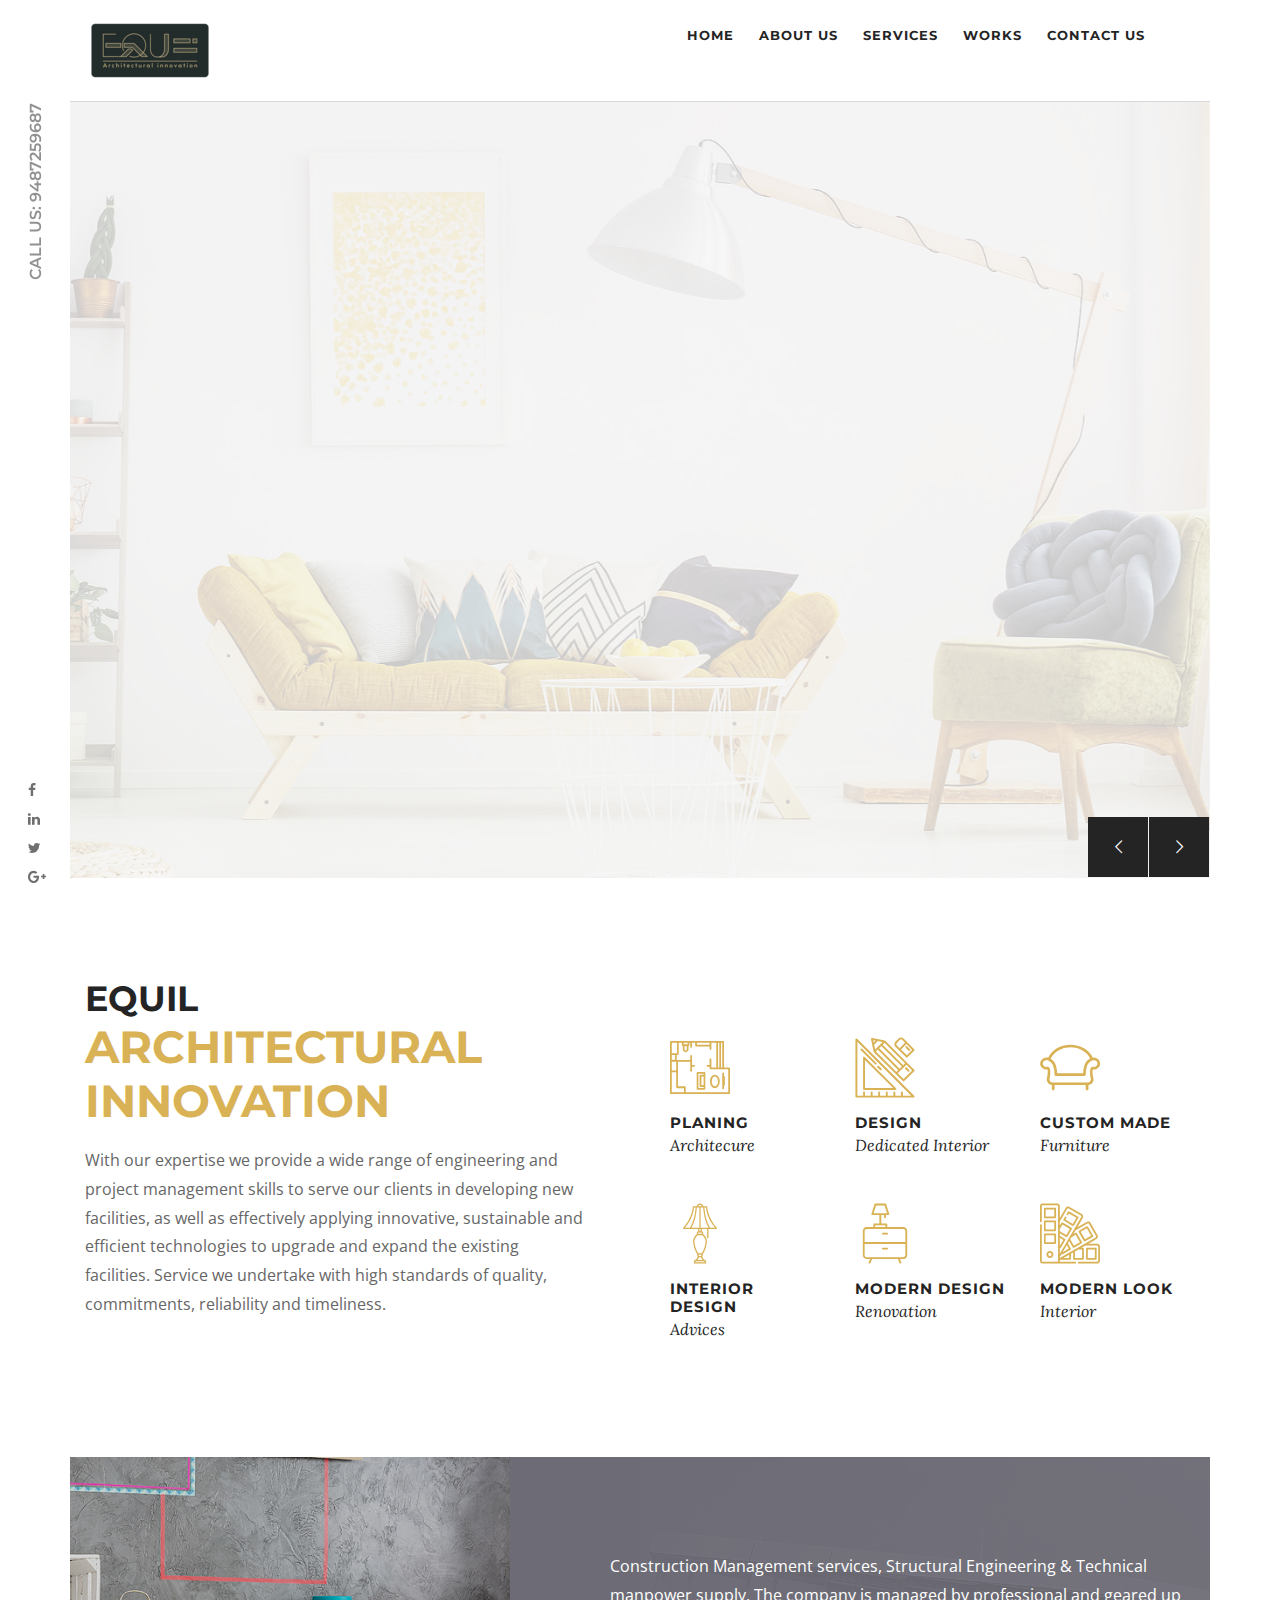
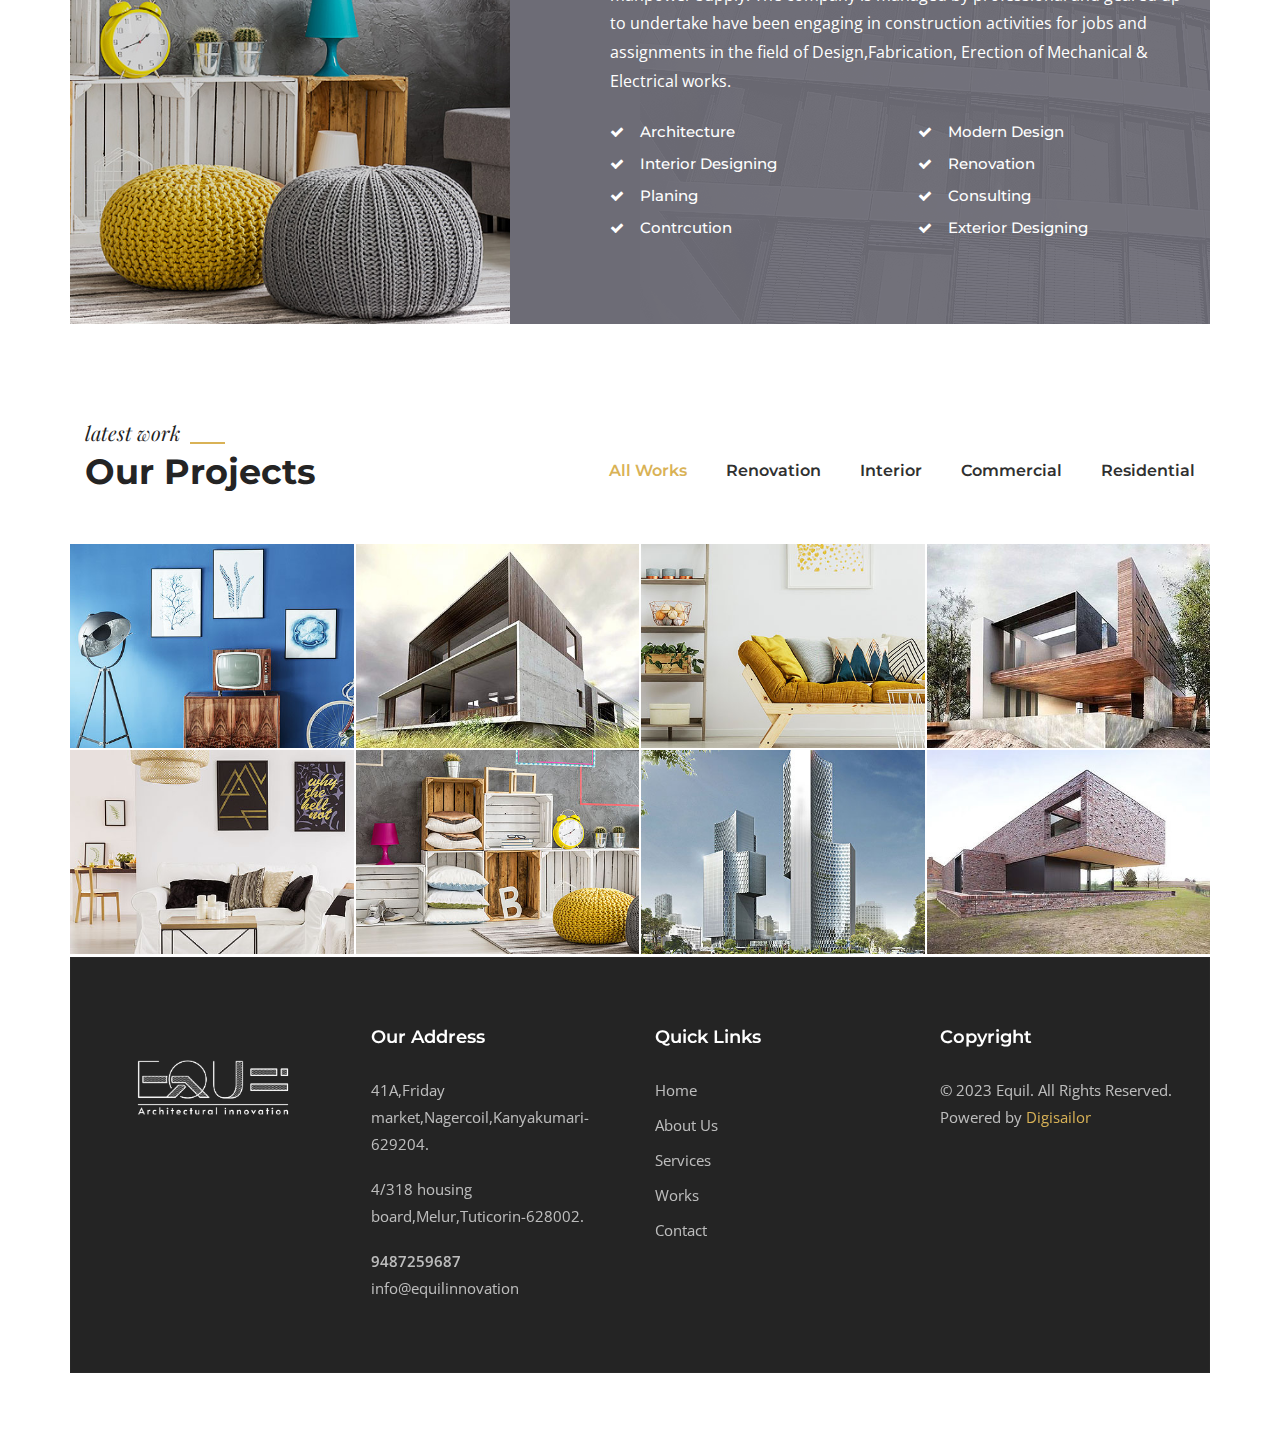
<file: public/index.html>
<!DOCTYPE html>
<html>
<head>
<meta charset="utf-8">
<title>Modrox  Architecture and Interior Design HTML Template | Homepage Seven</title>
<!-- Stylesheets -->
<link href="css/bootstrap.css" rel="stylesheet">
<link href="plugins/revolution/css/settings.css" rel="stylesheet" type="text/css"><!-- REVOLUTION SETTINGS STYLES -->
<link href="plugins/revolution/css/layers.css" rel="stylesheet" type="text/css"><!-- REVOLUTION LAYERS STYLES -->
<link href="plugins/revolution/css/navigation.css" rel="stylesheet" type="text/css"><!-- REVOLUTION NAVIGATION STYLES -->
<link href="css/style.css" rel="stylesheet">
<link href="css/responsive.css" rel="stylesheet">


<!--Color Switcher Mockup-->
<link href="css/color-switcher-design.css" rel="stylesheet">

<!--Color Themes-->
<link id="theme-color-file" href="css/color-themes/default-theme.css" rel="stylesheet">

<link rel="shortcut icon" href="images/Equil Final Logo-02.png" type="image/x-icon">
<link rel="icon" href="images/Equil Final Logo-02.png" type="image/x-icon">
<!-- Responsive -->
<meta http-equiv="X-UA-Compatible" content="IE=edge">
<meta name="viewport" content="width=device-width, initial-scale=1.0, maximum-scale=1.0, user-scalable=0">
<!--[if lt IE 9]><script src="https://cdnjs.cloudflare.com/ajax/libs/html5shiv/3.7.3/html5shiv.js"></script><![endif]-->
<!--[if lt IE 9]><script src="js/respond.js"></script><![endif]-->
</head>

<body>

<div class="page-wrapper">
 	
    <!-- Preloader -->
    <div class="preloader"></div>
 	
    <!--Header Span-->
    <div class="header-span"></div>

    <!-- Main Header-->
    <header class="main-header">
    
    	<!-- Main Box -->
    	<div class="main-box">
            <div class="outer-container clearfix">
                <!--Logo Box-->
                <div class="logo-box">
                    <div class="logo"><a><img src="images/Equil Final Logo-02.png" alt=""></a></div>
                </div>
                
                <!--Nav Outer-->
                <div class="nav-outer clearfix">
                
                    <!-- Main Menu -->
                    <nav class="main-menu">
                        <div class="navbar-header">
                            <!-- Toggle Button -->    	
                            <button type="button" class="navbar-toggle" data-toggle="collapse" data-target=".navbar-collapse">
                                <span class="icon-bar"></span>
                                <span class="icon-bar"></span>
                                <span class="icon-bar"></span>
                            </button>
                        </div>
                        
                        <div class="navbar-collapse collapse clearfix">
                            <ul class="navigation clearfix">
                                <li class=""><a href="#index.html">Home</a>
                                    <ul>
                                        <li><a href="index1.html">Home 1</a></li>
                                        <li><a href="index-2.html">Home 2</a></li>
                                        <li><a href="index-3.html">Home 3</a></li>
                                        <li><a href="index-4.html">Home 4</a></li>
                                        <li><a href="index-5.html">Home 5</a></li>
                                        <li><a href="index-6.html">Home 6</a></li>
                                        <li><a href="index.html">Home 7</a></li>
                                        <li><a href="index-8.html">Home 8</a></li>
                                    </ul>
                                </li>
                                <li class=""><a href="about-us.html">About Us</a>
                                    <ul>
                                        <li><a href="about-us.html">About Us</a></li>
                                        <li><a href="about-me.html">About Me</a></li>
                                    </ul>
                                </li>
                                <li><a href="services.html">Services</a></li>
                                <li class=""><a href="portfolio-classic.html">Works</a>
                                    <ul>
                                        <li><a href="portfolio-list.html">Portfolio List Style</a></li>
                                        <li><a href="portfolio-classic.html">Portfolio Classic</a></li>
                                        <li><a href="portfolio-fullwidth.html">Portfolio full width</a></li>
                                        <li><a href="portfolio-detail.html">Project Details</a></li>
                                    </ul>
                                </li>
                                <!-- <li class="dropdown"><a href="#">Pages</a>
                                    <ul>
                                        <li><a href="comming-soon.html">Comming Soon page</a></li>
                                        <li><a href="faq.html">Faq</a></li>
                                        <li><a href="team.html">Team</a></li>
                                        <li><a href="testimonial.html">Testimonial</a></li>
                                    </ul>
                                </li> -->
                                <!-- <li class="dropdown"><a href="#">Blog</a>
                                    <ul>
                                        <li><a href="blog-sidebar.html">Blog width sidebar</a></li>
                                        <li><a href="blog-column.html">Blog 2 column</a></li>
                                        <li><a href="blog-detail.html">Blog Details</a></li>
                                    </ul>
                                </li> -->
                                <!-- <li class="dropdown"><a href="#">Shop</a>
                                    <ul>
                                        <li><a href="shop.html">Shop</a></li>
                                        <li><a href="shoping-cart.html">Cart</a></li>
                                        <li><a href="checkout.html">Checkout</a></li>
                                        <li><a href="shop-detail.html">Product Detail</a></li>
                                    </ul>
                                </li> -->
                                <li><a href="contact.html">Contact us</a></li>
                             </ul>
                        </div>
                        
                    </nav>
                    <!-- Main Menu End-->
                    
                    <!--Search Box-->
                    <!-- <div class="search-box-outer">
                        <div class="dropdown">
                            <button class="search-box-btn dropdown-toggle" type="button" id="dropdownMenu3" data-toggle="dropdown" aria-haspopup="true" aria-expanded="false"><span class="fa fa-search"></span></button>
                            <ul class="dropdown-menu pull-right search-panel" aria-labelledby="dropdownMenu3">
                                <li class="panel-outer">
                                    <div class="form-container">
                                        <form method="post" action="blog.html">
                                            <div class="form-group">
                                                <input type="search" name="field-name" value="" placeholder="Search Here" required>
                                                <button type="submit" class="search-btn"><span class="fa fa-search"></span></button>
                                            </div>
                                        </form>
                                    </div>
                                </li>
                            </ul>
                        </div>
                    </div> -->
                    <!--End Search Box-->
                    
                </div>
                <!--Nav Outer End-->
                
            </div>
        </div>
    
    </header>
    <!--End Main Header -->
    
	<!--Left Fixed Info Bar-->
    <div class="left-info-bar">
		<div class="number">CALL US: 9487259687</div>
		<ul class="social-icon-one">
			<li><a href="#"><span class="fa fa-facebook"></span></a></li>
			<li><a href="#"><span class="fa fa-linkedin"></span></a></li>
			<li><a href="#"><span class="fa fa-twitter"></span></a></li>
			<li><a href="#"><span class="fa fa-google-plus"></span></a></li>
		</ul>
	</div>
	
    <!--Main Slider-->
    <section class="main-slider main-slider-four">
    	
        <div class="rev_slider_wrapper fullwidthbanner-container"  id="rev_slider_one_wrapper" data-source="gallery">
            <div class="rev_slider fullwidthabanner" id="rev_slider_one" data-version="5.4.1">
                <ul>
                	
                    <li data-description="Slide Description" data-easein="default" data-easeout="default" data-fsmasterspeed="1500" data-fsslotamount="7" data-fstransition="fade" data-hideafterloop="0" data-hideslideonmobile="off" data-index="rs-1687" data-masterspeed="default" data-param1="" data-param10="" data-param2="" data-param3="" data-param4="" data-param5="" data-param6="" data-param7="" data-param8="" data-param9="" data-rotate="0" data-saveperformance="off" data-slotamount="default" data-thumb="images/main-slider/image-8.jpg" data-title="Slide Title" data-transition="parallaxvertical">
                    <img alt="" class="rev-slidebg" data-bgfit="cover" data-bgparallax="10" data-bgposition="center right" data-bgrepeat="no-repeat" data-no-retina="" src="images/main-slider/image-8.jpg"> 
                    
                    <div class="tp-caption tp-shape tp-shapewrapper tp-resizeme" 
                    data-basealign="slide"
                    data-paddingbottom="[0,0,0,0]"
                    data-paddingleft="[0,0,0,0]"
                    data-paddingright="[0,0,0,0]"
                    data-paddingtop="[0,0,0,0]"
                    data-responsive_offset="on"
                    data-type="shape"
                    data-height="auto"
                    data-whitespace="nowrap"
                    data-width="none"
                    data-hoffset="['0','0','0','0']"
                    data-voffset="['0','0','0','0']"
                    data-x="['left','left','left','left']"
                    data-y="['top','top','top','top']"
                    data-frames='[{"from":"x:[-100%];z:0;rX:0deg;rY:0;rZ:0;sX:1;sY:1;skX:0;skY:0;","mask":"x:0px;y:0px;s:inherit;e:inherit;","speed":1000,"to":"o:1;","delay":1000,"ease":"Power3.easeInOut"},{"delay":"wait","speed":1500,"to":"auto:auto;","mask":"x:0;y:0;s:inherit;e:inherit;","ease":"Power3.easeInOut"}]'>
                    	<!--Shape-->
                        <div class="shape-image-two"></div>
                    </div>
                    
                    <div class="tp-caption tp-resizeme" 
                    data-basealign="slide" 
                    data-paddingbottom="[0,0,0,0]"
                    data-paddingleft="[0,0,0,0]"
                    data-paddingright="[0,0,0,0]"
                    data-paddingtop="[0,0,0,0]"
                    data-responsive_offset="on"
                    data-type="text"
                    data-height="none"
                    data-whitespace="none"
                    data-width="'600','600','600','400'"
                    data-hoffset="['100','15','15','15']"
                    data-voffset="['-30','0','0','0']"
                    data-x="['left','left','left','left']"
                    data-y="['middle','middle','middle','middle']"
                    data-textalign="['left','left','left','left']"
                    data-frames='[{"from":"x:[100%];z:0;rX:0deg;rY:0;rZ:0;sX:1;sY:1;skX:0;skY:0;","mask":"x:0px;y:0px;s:inherit;e:inherit;","speed":1500,"to":"o:1;","delay":1500,"ease":"Power3.easeInOut"},{"delay":"wait","speed":1000,"to":"auto:auto;","mask":"x:0;y:0;s:inherit;e:inherit;","ease":"Power3.easeInOut"}]'>
                    	<div class="content">
                            <div class="logo-title"><img src="images/Equil Final Logo-02 (1) copy.png" alt="" /></div>
                            <!-- <div class="title">Amsterdam, The Netherlands</div> -->
                            <h2><strong class="theme_color">Innovative</strong> <br><span>&</span> Interior <br>Decore</h2>
                            <!-- <a href="" class="view-projects">View Project</a> -->
                        </div>
                    </div>
                    
                    </li>
                    
                    <li data-description="Slide Description" data-easein="default" data-easeout="default" data-fsmasterspeed="1500" data-fsslotamount="7" data-fstransition="fade" data-hideafterloop="0" data-hideslideonmobile="off" data-index="rs-1688" data-masterspeed="default" data-param1="" data-param10="" data-param2="" data-param3="" data-param4="" data-param5="" data-param6="" data-param7="" data-param8="" data-param9="" data-rotate="0" data-saveperformance="off" data-slotamount="default" data-thumb="images/main-slider/image-9.jpg" data-title="Slide Title" data-transition="parallaxvertical">
                    <img alt="" class="rev-slidebg" data-bgfit="cover" data-bgparallax="10" data-bgposition="center right" data-bgrepeat="no-repeat" data-no-retina="" src="images/main-slider/image-9.jpg"> 
                    
                    <div class="tp-caption tp-shape tp-shapewrapper tp-resizeme" 
                    data-basealign="slide"
                    data-paddingbottom="[0,0,0,0]"
                    data-paddingleft="[0,0,0,0]"
                    data-paddingright="[0,0,0,0]"
                    data-paddingtop="[0,0,0,0]"
                    data-responsive_offset="on"
                    data-type="shape"
                    data-height="auto"
                    data-whitespace="nowrap"
                    data-width="none"
                    data-hoffset="['0','0','0','0']"
                    data-voffset="['0','0','0','0']"
                    data-x="['left','left','left','left']"
                    data-y="['top','top','top','top']"
                    data-frames='[{"from":"x:[-100%];z:0;rX:0deg;rY:0;rZ:0;sX:1;sY:1;skX:0;skY:0;","mask":"x:0px;y:0px;s:inherit;e:inherit;","speed":1000,"to":"o:1;","delay":1000,"ease":"Power3.easeInOut"},{"delay":"wait","speed":1500,"to":"auto:auto;","mask":"x:0;y:0;s:inherit;e:inherit;","ease":"Power3.easeInOut"}]'>
                    	<!--Shape-->
                        <div class="shape-image-two"></div>
                    </div>
                    
                    <div class="tp-caption tp-resizeme" 
                    data-basealign="slide" 
                    data-paddingbottom="[0,0,0,0]"
                    data-paddingleft="[0,0,0,0]"
                    data-paddingright="[0,0,0,0]"
                    data-paddingtop="[0,0,0,0]"
                    data-responsive_offset="on"
                    data-type="text"
                    data-height="none"
                    data-whitespace="none"
                    data-width="'600','600','600','400'"
                    data-hoffset="['100','15','15','15']"
                    data-voffset="['-30','0','0','0']"
                    data-x="['left','left','left','left']"
                    data-y="['middle','middle','middle','middle']"
                    data-textalign="['left','left','left','left']"
                    data-frames='[{"from":"x:[100%];z:0;rX:0deg;rY:0;rZ:0;sX:1;sY:1;skX:0;skY:0;","mask":"x:0px;y:0px;s:inherit;e:inherit;","speed":1500,"to":"o:1;","delay":1500,"ease":"Power3.easeInOut"},{"delay":"wait","speed":1000,"to":"auto:auto;","mask":"x:0;y:0;s:inherit;e:inherit;","ease":"Power3.easeInOut"}]'>
                    	<div class="content">
                            <div class="logo-title"><img src="images/Equil Final Logo-02 (1) copy.png" alt="" /></div>
                            <!-- <div class="title">Amsterdam, The Netherlands</div> -->
                            <h2><strong class="theme_color">Innovative</strong> <br><span>&</span> Interior <br>Decore</h2>
                            <!-- <a href="" class="view-projects">View Project</a> -->
                        </div>
                    </div>
                    
                    </li>
                    
                    <li data-description="Slide Description" data-easein="default" data-easeout="default" data-fsmasterspeed="1500" data-fsslotamount="7" data-fstransition="fade" data-hideafterloop="0" data-hideslideonmobile="off" data-index="rs-1689" data-masterspeed="default" data-param1="" data-param10="" data-param2="" data-param3="" data-param4="" data-param5="" data-param6="" data-param7="" data-param8="" data-param9="" data-rotate="0" data-saveperformance="off" data-slotamount="default" data-thumb="images/main-slider/image-10.jpg" data-title="Slide Title" data-transition="parallaxvertical">
                    <img alt="" class="rev-slidebg" data-bgfit="cover" data-bgparallax="10" data-bgposition="center right" data-bgrepeat="no-repeat" data-no-retina="" src="images/main-slider/image-10.jpg"> 
                    
                    <div class="tp-caption tp-shape tp-shapewrapper tp-resizeme" 
                    data-basealign="slide"
                    data-paddingbottom="[0,0,0,0]"
                    data-paddingleft="[0,0,0,0]"
                    data-paddingright="[0,0,0,0]"
                    data-paddingtop="[0,0,0,0]"
                    data-responsive_offset="on"
                    data-type="shape"
                    data-height="auto"
                    data-whitespace="nowrap"
                    data-width="none"
                    data-hoffset="['0','0','0','0']"
                    data-voffset="['0','0','0','0']"
                    data-x="['left','left','left','left']"
                    data-y="['top','top','top','top']"
                    data-frames='[{"from":"x:[-100%];z:0;rX:0deg;rY:0;rZ:0;sX:1;sY:1;skX:0;skY:0;","mask":"x:0px;y:0px;s:inherit;e:inherit;","speed":1000,"to":"o:1;","delay":1000,"ease":"Power3.easeInOut"},{"delay":"wait","speed":1500,"to":"auto:auto;","mask":"x:0;y:0;s:inherit;e:inherit;","ease":"Power3.easeInOut"}]'>
                    	<!--Shape-->
                        <div class="shape-image-two"></div>
                    </div>
                    
                    <div class="tp-caption tp-resizeme" 
                    data-basealign="slide" 
                    data-paddingbottom="[0,0,0,0]"
                    data-paddingleft="[0,0,0,0]"
                    data-paddingright="[0,0,0,0]"
                    data-paddingtop="[0,0,0,0]"
                    data-responsive_offset="on"
                    data-type="text"
                    data-height="none"
                    data-whitespace="none"
                    data-width="'600','600','600','400'"
                    data-hoffset="['100','15','15','15']"
                    data-voffset="['-30','0','0','0']"
                    data-x="['left','left','left','left']"
                    data-y="['middle','middle','middle','middle']"
                    data-textalign="['left','left','left','left']"
                    data-frames='[{"from":"x:[100%];z:0;rX:0deg;rY:0;rZ:0;sX:1;sY:1;skX:0;skY:0;","mask":"x:0px;y:0px;s:inherit;e:inherit;","speed":1500,"to":"o:1;","delay":1500,"ease":"Power3.easeInOut"},{"delay":"wait","speed":1000,"to":"auto:auto;","mask":"x:0;y:0;s:inherit;e:inherit;","ease":"Power3.easeInOut"}]'>
                    	<div class="content">
                            <div class="logo-title"><img src="images/Equil Final Logo-02 (1) copy.png" alt="" /></div>
                            <!-- <div class="title">Amsterdam, The Netherlands</div> -->
                            <h2><strong class="theme_color">Innovative</strong> <br><span>&</span> Interior <br>Decore</h2>
                            <!-- <a href="" class="view-projects">View Project</a> -->
                        </div>
                    </div>
                    
                    </li>
                    
                    <li data-description="Slide Description" data-easein="default" data-easeout="default" data-fsmasterspeed="1500" data-fsslotamount="7" data-fstransition="fade" data-hideafterloop="0" data-hideslideonmobile="off" data-index="rs-1690" data-masterspeed="default" data-param1="" data-param10="" data-param2="" data-param3="" data-param4="" data-param5="" data-param6="" data-param7="" data-param8="" data-param9="" data-rotate="0" data-saveperformance="off" data-slotamount="default" data-thumb="images/main-slider/image-11.jpg" data-title="Slide Title" data-transition="parallaxvertical">
                    <img alt="" class="rev-slidebg" data-bgfit="cover" data-bgparallax="10" data-bgposition="center right" data-bgrepeat="no-repeat" data-no-retina="" src="images/main-slider/image-11.jpg"> 
                    
                    <div class="tp-caption tp-shape tp-shapewrapper tp-resizeme" 
                    data-basealign="slide"
                    data-paddingbottom="[0,0,0,0]"
                    data-paddingleft="[0,0,0,0]"
                    data-paddingright="[0,0,0,0]"
                    data-paddingtop="[0,0,0,0]"
                    data-responsive_offset="on"
                    data-type="shape"
                    data-height="auto"
                    data-whitespace="nowrap"
                    data-width="none"
                    data-hoffset="['0','0','0','0']"
                    data-voffset="['0','0','0','0']"
                    data-x="['left','left','left','left']"
                    data-y="['top','top','top','top']"
                    data-frames='[{"from":"x:[-100%];z:0;rX:0deg;rY:0;rZ:0;sX:1;sY:1;skX:0;skY:0;","mask":"x:0px;y:0px;s:inherit;e:inherit;","speed":1000,"to":"o:1;","delay":1000,"ease":"Power3.easeInOut"},{"delay":"wait","speed":1500,"to":"auto:auto;","mask":"x:0;y:0;s:inherit;e:inherit;","ease":"Power3.easeInOut"}]'>
                    	<!--Shape-->
                        <div class="shape-image-two"></div>
                    </div>
                    
                    <div class="tp-caption tp-resizeme" 
                    data-basealign="slide" 
                    data-paddingbottom="[0,0,0,0]"
                    data-paddingleft="[0,0,0,0]"
                    data-paddingright="[0,0,0,0]"
                    data-paddingtop="[0,0,0,0]"
                    data-responsive_offset="on"
                    data-type="text"
                    data-height="none"
                    data-whitespace="none"
                    data-width="'600','600','600','400'"
                    data-hoffset="['100','15','15','15']"
                    data-voffset="['-30','0','0','0']"
                    data-x="['left','left','left','left']"
                    data-y="['middle','middle','middle','middle']"
                    data-textalign="['left','left','left','left']"
                    data-frames='[{"from":"x:[100%];z:0;rX:0deg;rY:0;rZ:0;sX:1;sY:1;skX:0;skY:0;","mask":"x:0px;y:0px;s:inherit;e:inherit;","speed":1500,"to":"o:1;","delay":1500,"ease":"Power3.easeInOut"},{"delay":"wait","speed":1000,"to":"auto:auto;","mask":"x:0;y:0;s:inherit;e:inherit;","ease":"Power3.easeInOut"}]'>
                    	<div class="content">
                            <div class="logo-title"><img src="images/Equil Final Logo-02 (1) copy.png" alt="" /></div>
                            <!-- <div class="title">Amsterdam, The Netherlands</div> -->
                            <h2><strong class="theme_color">Innovative</strong> <br><span>&</span> Interior <br>Decore</h2>
                            <!-- <a href="" class="view-projects">View Project</a> -->
                        </div>
                    </div>
                    
                    </li>
                    
                </ul>
                
            </div>
        </div>
    </section>
    <!--End Main Slider-->
    
    
    <!--Studio Section Two-->
    <section class="studio-section-two">
    	<div class="auto-container">
        	<div class="row clearfix">
            	<!--Title Column-->
            	<div class="title-column col-md-6 col-sm-12 col-xs-12">
                	<div class="inner-column">
                        <!--Title Column-->
                        <div class="sec-title">
                            <!-- <div class="title">Working since 1990</div> -->
                            <h3>EQUIL</h3>
                            <strong> ARCHITECTURAL INNOVATION</strong>
                        </div>
                        <!-- <div class="big-text">Lorem ipsum dolor sit amet consectetur adipisicing elit sed do eiusmod temp incidunt ut labore .</div> -->
                        <div class="text">With our expertise we provide a wide range of engineering and project management skills to serve our clients in developing new facilities, as well as effectively applying innovative, sustainable and efficient technologies to upgrade and expand the existing facilities. Service we undertake with high standards of quality, commitments, reliability and timeliness.</div>
                        <!-- <a href="portfolio-detail.html" class="theme-btn btn-style-four">View Portfolio</a> -->
                    </div>
                </div>
                
                <!--Blocks Column-->
            	<div class="blocks-column col-md-6 col-sm-12 col-xs-12">
                	<div class="inner-column">
                    	<div class="row clearfix">
                        	
                            <!--Studio Block-->
                            <div class="studio-block col-md-4 col-sm-6 col-xs-12">
                            	<div class="inner">
                                	<div class="icon-box">
                                    	<span class="icon flaticon-house-plans"></span>
                                    </div>
                                    <h3><a>Planing</a></h3>
                                    <div class="designation">Architecure</div>
                                </div>
                            </div>
                            
                            <!--Studio Block-->
                            <div class="studio-block col-md-4 col-sm-6 col-xs-12">
                            	<div class="inner">
                                	<div class="icon-box">
                                    	<span class="icon flaticon-design-tool"></span>
                                    </div>
                                    <h3><a>Design</a></h3>
                                    <div class="designation">Dedicated Interior</div>
                                </div>
                            </div>
                            
                            <!-- Studio Block-->
                            <div class="studio-block col-md-4 col-sm-6 col-xs-12">
                            	<div class="inner">
                                	<div class="icon-box">
                                    	<span class="icon flaticon-sofa"></span>
                                    </div>
                                    <h3><a>custom made</a></h3>
                                    <div class="designation">Furniture</div>
                                </div>
                            </div>
                            
                            <!--Studio Block -->
                            <div class="studio-block col-md-4 col-sm-6 col-xs-12">
                            	<div class="inner">
                                	<div class="icon-box">
                                    	<span class="icon flaticon-table-lamp"></span>
                                    </div>
                                    <h3><a>Interior design</a></h3>
                                    <div class="designation">Advices</div>
                                </div>
                            </div>
                            
                            <!--Studio Block-->
                            <div class="studio-block col-md-4 col-sm-6 col-xs-12">
                            	<div class="inner">
                                	<div class="icon-box">
                                    	<span class="icon flaticon-bedside-table"></span>
                                    </div>
                                    <h3><a href="portfolio-detail.html">modern design</a></h3>
                                    <div class="designation">Renovation</div>
                                </div>
                            </div>
                            
                            <!-- Studio Block-->
                            <div class="studio-block col-md-4 col-sm-6 col-xs-12">
                            	<div class="inner">
                                	<div class="icon-box">
                                    	<span class="icon flaticon-pantone"></span>
                                    </div>
                                    <h3><a>Modern look</a></h3>
                                    <div class="designation">Interior</div>
                                </div>
                            </div>
                            
                        </div>
                    </div>
                </div>
                
            </div>
        </div>
    </section>
    <!--End Studio Section Two-->
    
    <!--Commitment Section-->
    <section class="commitment-section style-two">
    	<div class="outer-container clearfix">
        	<!--Image Column-->
        	<div class="image-column" style="background-image:url(images/resource/image-2.jpg)">
            	<div class="image-box">
                	<img src="images/resource/image-1.jpg" alt="" />
                </div>
            </div>
            <!--Content Column-->
        	<div class="content-column">
            	<div class="inner-column">
                	<div class="content">
                		<!-- <h2>What We Do</h2>
                    	<div class="big-text">In Addition to our commitment towards excellence </div> -->
                    	<div class="text">Construction Management services, Structural Engineering & Technical manpower supply. The company is managed by professional and geared up to undertake have been engaging in construction activities for jobs and assignments in the field of Design,Fabrication, Erection of Mechanical & Electrical works.</div>
                        <div class="row clearfix">
                        	<div class="list-column col-md-6 col-sm-6 col-xs-12">
                            	<ul class="list-style-two">
                            		<li>Architecture</li>
                                    <li>Interior Designing</li>
                                    <li>Planing</li>
                                    <li>Contrcution</li>
                            	</ul>
                            </div>
                            <div class="list-column col-md-6 col-sm-6 col-xs-12">
                                <ul class="list-style-two">
                                    <li>Modern Design</li>
                                    <li>Renovation</li>
                                    <li>Consulting</li>
                                    <li>Exterior Designing</li>
                                </ul>
                            </div>
                        </div>
                    </div>
                </div>
            </div>
        </div>
    </section>
    <!--End Commitment Section-->
    
    <!--Project Section Three-->
    <section class="project-section-three style-two">
    	<div class="auto-container">
			<!--Sec Title-->
            <div class="sec-title clearfix">
            	<div class="pull-left">
            		<div class="title">latest work</div>
                    <h3>Our Projects</h3>
                </div>
                <div class="pull-right">
                	<!--Filter-->
                    <div class="filters clearfix">
                        <ul class="filter-tabs filter-btns">
                            <li class="active filter" data-role="button" data-filter="all">All Works</li>
                            <li class="filter" data-role="button" data-filter=".house">Renovation</li>
                            <li class="filter" data-role="button" data-filter=".apartment">Interior</li>
                            <li class="filter" data-role="button" data-filter=".modeling">Commercial</li>
                            <li class="filter" data-role="button" data-filter=".architecture">Residential</li>
                            <!-- <li class="filter" data-role="button" data-filter=".design">Interior Design</li> -->
                        </ul>
                    </div>
                </div>
            </div>
        </div>    
        
        <!--Sortable Gallery-->
        <div class="mixitup-gallery">
        
            <div class="filter-list clearfix">
			
            	<!--Gallery Item-->
                <div class="gallery-item mix all apartment col-lg-3 col-md-4 col-sm-6 col-xs-12">
                    <div class="inner-box">
                        <figure class="image-box">
                            <img src="images/gallery/15.jpg" alt="">
                            <!--Overlay Box-->
                            <div class="overlay-box">
                                <div class="overlay-inner">
                                    <div class="content">
                                        <!-- <a href="portfolio-detail.html" class="link"><span class="icon fa fa-link"></span></a> -->
                                        <a href="images/gallery/15.jpg" data-fancybox="images" data-caption="" class="link"><span class="icon fa fa-search"></span></a>
                                    </div>
                                </div>
                            </div>
                        </figure>
                    </div>
                </div>
                
                <!--Gallery Item-->
                <div class="gallery-item mix all apartment modeling house col-lg-3 col-md-4 col-sm-6 col-xs-12">
                    <div class="inner-box">
                        <figure class="image-box">
                            <img src="images/gallery/16.jpg" alt="">
                            <!--Overlay Box-->
                            <div class="overlay-box">
                                <div class="overlay-inner">
                                    <div class="content">
                                        <!-- <a href="portfolio-detail.html" class="link"><span class="icon fa fa-link"></span></a> -->
                                        <a href="images/gallery/16.jpg" data-fancybox="images" data-caption="" class="link"><span class="icon fa fa-search"></span></a>
                                    </div>
                                </div>
                            </div>
                        </figure>
                    </div>
                </div>
                
                <!--Gallery Item-->
                <div class="gallery-item mix all apartment col-lg-3 col-md-4 col-sm-6 col-xs-12">
                    <div class="inner-box">
                        <figure class="image-box">
                            <img src="images/gallery/17.jpg" alt="">
                            <!--Overlay Box-->
                            <div class="overlay-box">
                                <div class="overlay-inner">
                                    <div class="content">
                                        <!-- <a href="portfolio-detail.html" class="link"><span class="icon fa fa-link"></span></a> -->
                                        <a href="images/gallery/17.jpg" data-fancybox="images" data-caption="" class="link"><span class="icon fa fa-search"></span></a>
                                    </div>
                                </div>
                            </div>
                        </figure>
                    </div>
                </div>
                
                <!--Gallery Item-->
                <div class="gallery-item mix all apartment house col-lg-3 col-md-4 col-sm-6 col-xs-12">
                    <div class="inner-box">
                        <figure class="image-box">
                            <img src="images/gallery/18.jpg" alt="">
                            <!--Overlay Box-->
                            <div class="overlay-box">
                                <div class="overlay-inner">
                                    <div class="content">
                                        <!-- <a href="portfolio-detail.html" class="link"><span class="icon fa fa-link"></span></a> -->
                                        <a href="images/gallery/18.jpg" data-fancybox="images" data-caption="" class="link"><span class="icon fa fa-search"></span></a>
                                    </div>
                                </div>
                            </div>
                        </figure>
                    </div>
                </div>
                
                <!--Gallery Item-->
                <div class="gallery-item mix all house col-lg-3 col-md-4 col-sm-6 col-xs-12">
                    <div class="inner-box">
                        <figure class="image-box">
                            <img src="images/gallery/19.jpg" alt="">
                            <!--Overlay Box-->
                            <div class="overlay-box">
                                <div class="overlay-inner">
                                    <div class="content">
                                        <!-- <a href="portfolio-detail.html" class="link"><span class="icon fa fa-link"></span></a> -->
                                        <a href="images/gallery/19.jpg" data-fancybox="images" data-caption="" class="link"><span class="icon fa fa-search"></span></a>
                                    </div>
                                </div>
                            </div>
                        </figure>
                    </div>
                </div>
                
                <!--Gallery Item-->
                <div class="gallery-item mix all design house col-lg-3 col-md-4 col-sm-6 col-xs-12">
                    <div class="inner-box">
                        <figure class="image-box">
                            <img src="images/gallery/20.jpg" alt="">
                            <!--Overlay Box-->
                            <div class="overlay-box">
                                <div class="overlay-inner">
                                    <div class="content">
                                        <!-- <a href="portfolio-detail.html" class="link"><span class="icon fa fa-link"></span></a> -->
                                        <a href="images/gallery/20.jpg" data-fancybox="images" data-caption="" class="link"><span class="icon fa fa-search"></span></a>
                                    </div>
                                </div>
                            </div>
                        </figure>
                    </div>
                </div>
                
                <!--Gallery Item-->
                <div class="gallery-item mix all apartment col-lg-3 col-md-4 col-sm-6 col-xs-12">
                    <div class="inner-box">
                        <figure class="image-box">
                            <img src="images/gallery/21.jpg" alt="">
                            <!--Overlay Box-->
                            <div class="overlay-box">
                                <div class="overlay-inner">
                                    <div class="content">
                                        <!-- <a href="portfolio-detail.html" class="link"><span class="icon fa fa-link"></span></a> -->
                                        <a href="images/gallery/21.jpg" data-fancybox="images" data-caption="" class="link"><span class="icon fa fa-search"></span></a>
                                    </div>
                                </div>
                            </div>
                        </figure>
                    </div>
                </div>
                
                <!--Gallery Item-->
                <div class="gallery-item mix all architecture design col-lg-3 col-md-4 col-sm-6 col-xs-12">
                    <div class="inner-box">
                        <figure class="image-box">
                            <img src="images/gallery/22.jpg" alt="">
                            <!--Overlay Box-->
                            <div class="overlay-box">
                                <div class="overlay-inner">
                                    <div class="content">
                                        <!-- <a href="portfolio-detail.html" class="link"><span class="icon fa fa-link"></span></a> -->
                                        <a href="images/gallery/22.jpg" data-fancybox="images" data-caption="" class="link"><span class="icon fa fa-search"></span></a>
                                    </div>
                                </div>
                            </div>
                        </figure>
                    </div>
                </div>
            
            </div>
        </div>
        
    </section>
    <!--End Project Section Three-->
    
    <!--Testimonial Section-->
    <!-- <section class="testimonial-section style-three">
    	<div class="auto-container">
        	<div class="testimonial-outer">
            
            	Product Thumbs Carousel
                <div class="client-thumb-outer">
                    <div class="client-thumbs-carousel owl-carousel owl-theme">
                        <div class="thumb-item">
                            <figure class="thumb-box"><img src="images/resource/author-1.jpg" alt=""></figure>
                            <div class="quote-icon">
                            	<span class="icon fa fa-quote-left"></span>
                            </div>
                        </div>
                        <div class="thumb-item">
                            <figure class="thumb-box"><img src="images/resource/author-2.jpg" alt=""></figure>
                            <div class="quote-icon">
                            	<span class="icon fa fa-quote-left"></span>
                            </div>
                        </div>
                        <div class="thumb-item">
                            <figure class="thumb-box"><img src="images/resource/author-3.jpg" alt=""></figure>
                            <div class="quote-icon">
                            	<span class="icon fa fa-quote-left"></span>
                            </div>
                        </div>
                        <div class="thumb-item">
                            <figure class="thumb-box"><img src="images/resource/author-1.jpg" alt=""></figure>
                            <div class="quote-icon">
                            	<span class="icon fa fa-quote-left"></span>
                            </div>
                        </div>
                        <div class="thumb-item">
                            <figure class="thumb-box"><img src="images/resource/author-2.jpg" alt=""></figure>
                            <div class="quote-icon">
                            	<span class="icon fa fa-quote-left"></span>
                            </div>
                        </div>
                        <div class="thumb-item">
                            <figure class="thumb-box"><img src="images/resource/author-3.jpg" alt=""></figure>
                            <div class="quote-icon">
                            	<span class="icon fa fa-quote-left"></span>
                            </div>
                        </div>
                    </div>
                </div>
            
                Client Testimonial Carousel
                <div class="client-testimonial-carousel owl-carousel owl-theme">
                
                    Testimonial Block One
                    <div class="testimonial-block-one">
                        <div class="inner-box">
                            <div class="text">Bring to the table win-win survival strategies to ensure proactive domination. At the end of the day, going forward, a new normal that has evolved from generation X is on the runway heading towards a streamlined solution. User generated content in real-time will have multiple touchpoints for offshoring.</div>
                            <div class="author-name">Michale Joe</div>
                        </div>
                    </div>
                    
                    Testimonial Block One
                    <div class="testimonial-block-one">
                        <div class="inner-box">
                            <div class="text">Bring to the table win-win survival strategies to ensure proactive domination. At the end of the day, going forward, a new normal that has evolved from generation X is on the runway heading towards a streamlined solution. User generated content in real-time will have multiple touchpoints for offshoring.</div>
                            <div class="author-name">Michale Joe</div>
                        </div>
                    </div>
                    
                    Testimonial Block One
                    <div class="testimonial-block-one">
                        <div class="inner-box">
                            <div class="text">Bring to the table win-win survival strategies to ensure proactive domination. At the end of the day, going forward, a new normal that has evolved from generation X is on the runway heading towards a streamlined solution. User generated content in real-time will have multiple touchpoints for offshoring.</div>
                            <div class="author-name">Michale Joe</div>
                        </div>
                    </div>
                    
                    Testimonial Block One
                    <div class="testimonial-block-one">
                        <div class="inner-box">
                            <div class="text">Bring to the table win-win survival strategies to ensure proactive domination. At the end of the day, going forward, a new normal that has evolved from generation X is on the runway heading towards a streamlined solution. User generated content in real-time will have multiple touchpoints for offshoring.</div>
                            <div class="author-name">Michale Joe</div>
                        </div>
                    </div>
                    
                    Testimonial Block One
                    <div class="testimonial-block-one">
                        <div class="inner-box">
                            <div class="text">Bring to the table win-win survival strategies to ensure proactive domination. At the end of the day, going forward, a new normal that has evolved from generation X is on the runway heading towards a streamlined solution. User generated content in real-time will have multiple touchpoints for offshoring.</div>
                            <div class="author-name">Michale Joe</div>
                        </div>
                    </div>
                    
                    Testimonial Block One
                    <div class="testimonial-block-one">
                        <div class="inner-box">
                            <div class="text">Bring to the table win-win survival strategies to ensure proactive domination. At the end of the day, going forward, a new normal that has evolved from generation X is on the runway heading towards a streamlined solution. User generated content in real-time will have multiple touchpoints for offshoring.</div>
                            <div class="author-name">Michale Joe</div>
                        </div>
                    </div>
                    
                </div>
                
            </div>
        </div>
    </section> -->
    <!--End Testimonial Section-->
    
    <!--Team Section Two-->
    <!-- <section class="team-section-two" style="background-image:url(images/resource/pattern-9.png)">
    	<div class="auto-container">
        	<div class="row clearfix">
            	
                Title Column
                <div class="title-column col-md-4 col-sm-12 col-xs-12">
                	<div class="inner-column">
                    	<h2>Meet Our Team</h2>
                        <div class="text">Exercitation ullamco laboris nisi ut aliquip exea comm odo cons equat</div>
                    </div>
                </div>
                Blocks Column
                <div class="blocks-column col-md-8 col-sm-12 col-xs-12">
                	<div class="row clearfix">
                    	
                        Team Block Block
                        <div class="team-block-two col-md-6 col-sm-6 col-xs-12">
                            <div class="inner-box">
                                <div class="image">
                                    <a href="team.html"><img src="images/resource/team-5.jpg" alt="" /></a>
                                    <div class="overlay-box">
                                        <ul class="social-links clearfix">
                                            <li><a href="#"><span class="fa fa-twitter"></span></a></li>
                                            <li><a href="#"><span class="fa fa-linkedin-square"></span></a></li>
                                            <li><a href="#"><span class="fa fa-facebook-square"></span></a></li>
                                            <li><a href="#"><span class="fa fa-skype"></span></a></li>
                                        </ul>
                                    </div>
                                </div>
                                <div class="lower-box">
                                    <h3><a href="team.html">Michale Joe</a></h3>
                                    <div class="designation">Sketch Designer</div>
                                </div>
                            </div>
                        </div>
                        
                        Team Block Block
                        <div class="team-block-two col-md-6 col-sm-6 col-xs-12">
                            <div class="inner-box">
                                <div class="image">
                                    <a href="team.html"><img src="images/resource/team-6.jpg" alt="" /></a>
                                    <div class="overlay-box">
                                        <ul class="social-links clearfix">
                                            <li><a href="#"><span class="fa fa-twitter"></span></a></li>
                                            <li><a href="#"><span class="fa fa-linkedin-square"></span></a></li>
                                            <li><a href="#"><span class="fa fa-facebook-square"></span></a></li>
                                            <li><a href="#"><span class="fa fa-skype"></span></a></li>
                                        </ul>
                                    </div>
                                </div>
                                <div class="lower-box">
                                    <h3><a href="team.html">Merry Joe</a></h3>
                                    <div class="designation">Sketch Designer</div>
                                </div>
                            </div>
                        </div>
                        
                        Team Block Block
                        <div class="team-block-two col-md-6 col-sm-6 col-xs-12">
                            <div class="inner-box">
                                <div class="image">
                                    <a href="team.html"><img src="images/resource/team-7.jpg" alt="" /></a>
                                    <div class="overlay-box">
                                        <ul class="social-links clearfix">
                                            <li><a href="#"><span class="fa fa-twitter"></span></a></li>
                                            <li><a href="#"><span class="fa fa-linkedin-square"></span></a></li>
                                            <li><a href="#"><span class="fa fa-facebook-square"></span></a></li>
                                            <li><a href="#"><span class="fa fa-skype"></span></a></li>
                                        </ul>
                                    </div>
                                </div>
                                <div class="lower-box">
                                    <h3><a href="team.html">Robert Joe</a></h3>
                                    <div class="designation">Sketch Designer</div>
                                </div>
                            </div>
                        </div>
                        
                        Team Block Block
                        <div class="team-block-two col-md-6 col-sm-6 col-xs-12">
                            <div class="inner-box">
                                <div class="image">
                                    <a href="team.html"><img src="images/resource/team-8.jpg" alt="" /></a>
                                    <div class="overlay-box">
                                        <ul class="social-links clearfix">
                                            <li><a href="#"><span class="fa fa-twitter"></span></a></li>
                                            <li><a href="#"><span class="fa fa-linkedin-square"></span></a></li>
                                            <li><a href="#"><span class="fa fa-facebook-square"></span></a></li>
                                            <li><a href="#"><span class="fa fa-skype"></span></a></li>
                                        </ul>
                                    </div>
                                </div>
                                <div class="lower-box">
                                    <h3><a href="team.html">Michale Joe</a></h3>
                                    <div class="designation">Sketch Designer</div>
                                </div>
                            </div>
                        </div>
                        
                    </div>
                </div>
                
            </div>
        </div>
    </section> -->
    <!--End Team Section Two-->
<!--     
    In Touch Section
    <section class="in-touch-section">
    	<div class="outer-container clearfix">
        	Left Column
            <div class="left-column">
                <div class="content">
                	<h2>Get In Touch</h2>
                    Default Form
                    <div class="default-form style-two">
                        <form method="post" action="contact.html">
                            Form Group
                            <div class="form-group">
                                <input type="email" name="email" value="" placeholder="Enter your name" required>
                            </div>
                            Form Group
                            <div class="form-group">
                                <input type="text" name="subject" value="" placeholder="Enter your email" required>
                            </div>
                            Form Group
                            <div class="form-group">
                                <textarea name="message" placeholder="Message" ></textarea>
                            </div>
                            Form Group
                            <div class="form-group">
                                <button type="submit" class="theme-btn btn-style-three">Submit Now</button>
                            </div>
                        </form>
                    </div>
                    Default Form
                </div>
            </div>
            Riht Column
            <div class="right-column">
                Map Outer
                <div class="map-outer">
                    Map Canvas
                    <div class="map-canvas"
                        data-zoom="12"
                        data-lat="-37.817085"
                        data-lng="144.955631"
                        data-type="roadmap"
                        data-hue="#ffc400"
                        data-title="Envato"
                        data-icon-path="images/icons/map-marker.png"
                        data-content="Melbourne VIC 3000, Australia<br><a href='mailto:info@youremail.com'>info@youremail.com</a>">
                    </div>
                </div>
            </div>
        </div>
	</section> -->
    <!--End In Touch Section-->
    
     <!--Main Footer-->
    <footer class="main-footer">
		<div class="auto-container">
        	<!--Widgets Section-->
            <div class="widgets-section">
            	<div class="row clearfix">
                	
                    <!--big column-->
                    <div class="big-column col-md-6 col-sm-12 col-xs-12">
                        <div class="row clearfix">
                        
                            <!--Footer Column-->
                            <div class="footer-column col-md-6 col-sm-6 col-xs-12">
                                <div class="footer-widget logo-widget">
                                    <div class="logo">
                                        <a href="index1.html"><img src="images/Equil Final Logo-02 (1) copy (1).png" alt="" /></a>
                                    </div>
                                </div>
                            </div>
                            
                            <!--Footer Column-->
                            <div class="footer-column col-md-6 col-sm-6 col-xs-12">
                                <div class="footer-widget address-widget">
									<h2>Our Address</h2>
                                    <ul>
                                    	<li>41A,Friday market,Nagercoil,Kanyakumari-629204.</li>
                                        <li>4/318 housing board,Melur,Tuticorin-628002.</li>
                                        <li><strong>9487259687</strong> <br>info@equilinnovation</li>
                                    </ul>
                                </div>
                            </div>
                            
                        </div>
                    </div>
                    
                    <!--big column-->
                    <div class="big-column col-md-6 col-sm-12 col-xs-12">
                        <div class="row clearfix">
                        
                            <!--Footer Column-->
                            <div class="footer-column col-md-6 col-sm-6 col-xs-12">
                                <div class="footer-widget links-widget">
                                	<h2>Quick Links</h2>
                                	<ul>
                                    	<li><a href="index.html">Home</a></li>
                                        <li><a href="about-us.html">About Us</a></li>
                                        <li><a href="services.html">Services</a></li>
                                        <li><a href="portfolio-classic.html">Works</a></li>
                                        <li><a href="contact.html">Contact</a></li>
                                    </ul>
                                </div>
                            </div>
                            
                            <!--Footer Column-->
                            <div class="footer-column col-md-6 col-sm-6 col-xs-12">
                                <div class="footer-widget links-widget">
                                	<h2>Copyright</h2>
                                    <div class="copyright">&copy; 2023 Equil. All Rights Reserved. Powered by <a href="https://www.digisailor.com/" target="_blank"> Digisailor</div>
                                    <!-- <a href="#" class="purchased">Purchase now</a> -->
                                </div>
                            </div>
                            
                        </div>
                    </div>
                    
                </div>
            </div>
        </div>
    </footer>
    <!--Main Footer-->
     
</div>
<!--End pagewrapper-->

<!--Scroll to top-->
<div class="scroll-to-top scroll-to-target" data-target="html"><span class="fa fa-angle-double-up"></span></div>

<!-- Color Palate / Color Switcher -->
<!-- <div class="color-palate">
    <div class="color-trigger">
        <i class="fa fa-gear"></i>
    </div>
    <div class="color-palate-head">
        <h6>Choose Your Color</h6>
    </div>
    <div class="various-color clearfix">
        <div class="colors-list">
            <span class="palate default-color active" data-theme-file="css/color-themes/default-theme.css"></span>
            <span class="palate teal-color" data-theme-file="css/color-themes/teal-theme.css"></span>
            <span class="palate green-color" data-theme-file="css/color-themes/green-theme.css"></span>
            <span class="palate navy-color" data-theme-file="css/color-themes/navy-theme.css"></span>
            <span class="palate blue-color" data-theme-file="css/color-themes/blue-theme.css"></span>
            <span class="palate orange-color" data-theme-file="css/color-themes/orange-theme.css"></span>
            <span class="palate olive-color" data-theme-file="css/color-themes/olive-theme.css"></span>
            <span class="palate red-color" data-theme-file="css/color-themes/red-theme.css"></span>
        </div>
    </div>

    <div class="palate-foo">
        <span>You can easily change and switch the colors.</span>
    </div>

</div> -->
<!-- /.End Of Color Palate -->



<script src="js/jquery.js"></script> 
<script src="js/bootstrap.min.js"></script>
<!--Revolution Slider-->
<script src="plugins/revolution/js/jquery.themepunch.revolution.min.js"></script>
<script src="plugins/revolution/js/jquery.themepunch.tools.min.js"></script>
<script src="plugins/revolution/js/extensions/revolution.extension.actions.min.js"></script>
<script src="plugins/revolution/js/extensions/revolution.extension.carousel.min.js"></script>
<script src="plugins/revolution/js/extensions/revolution.extension.kenburn.min.js"></script>
<script src="plugins/revolution/js/extensions/revolution.extension.layeranimation.min.js"></script>
<script src="plugins/revolution/js/extensions/revolution.extension.migration.min.js"></script>
<script src="plugins/revolution/js/extensions/revolution.extension.navigation.min.js"></script>
<script src="plugins/revolution/js/extensions/revolution.extension.parallax.min.js"></script>
<script src="plugins/revolution/js/extensions/revolution.extension.slideanims.min.js"></script>
<script src="plugins/revolution/js/extensions/revolution.extension.video.min.js"></script>
<script src="js/main-slider-script.js"></script>
<!--End Revolution Slider-->
<script src="js/jquery.fancybox.js"></script>
<script src="js/owl.js"></script>
<script src="js/wow.js"></script>
<script src="js/isotope.js"></script>
<script src="js/mixitup.js"></script>
<script src="js/appear.js"></script>
<script src="js/script.js"></script>
<!--Google Map APi Key-->
<script src="http://maps.google.com/maps/api/js?key=AIzaSyBKS14AnP3HCIVlUpPKtGp7CbYuMtcXE2o"></script>
<script src="js/map-script.js"></script>
<!--End Google Map APi-->

<!--Color Switcher-->
<script src="js/color-settings.js"></script>
</body>
</html>
</file>
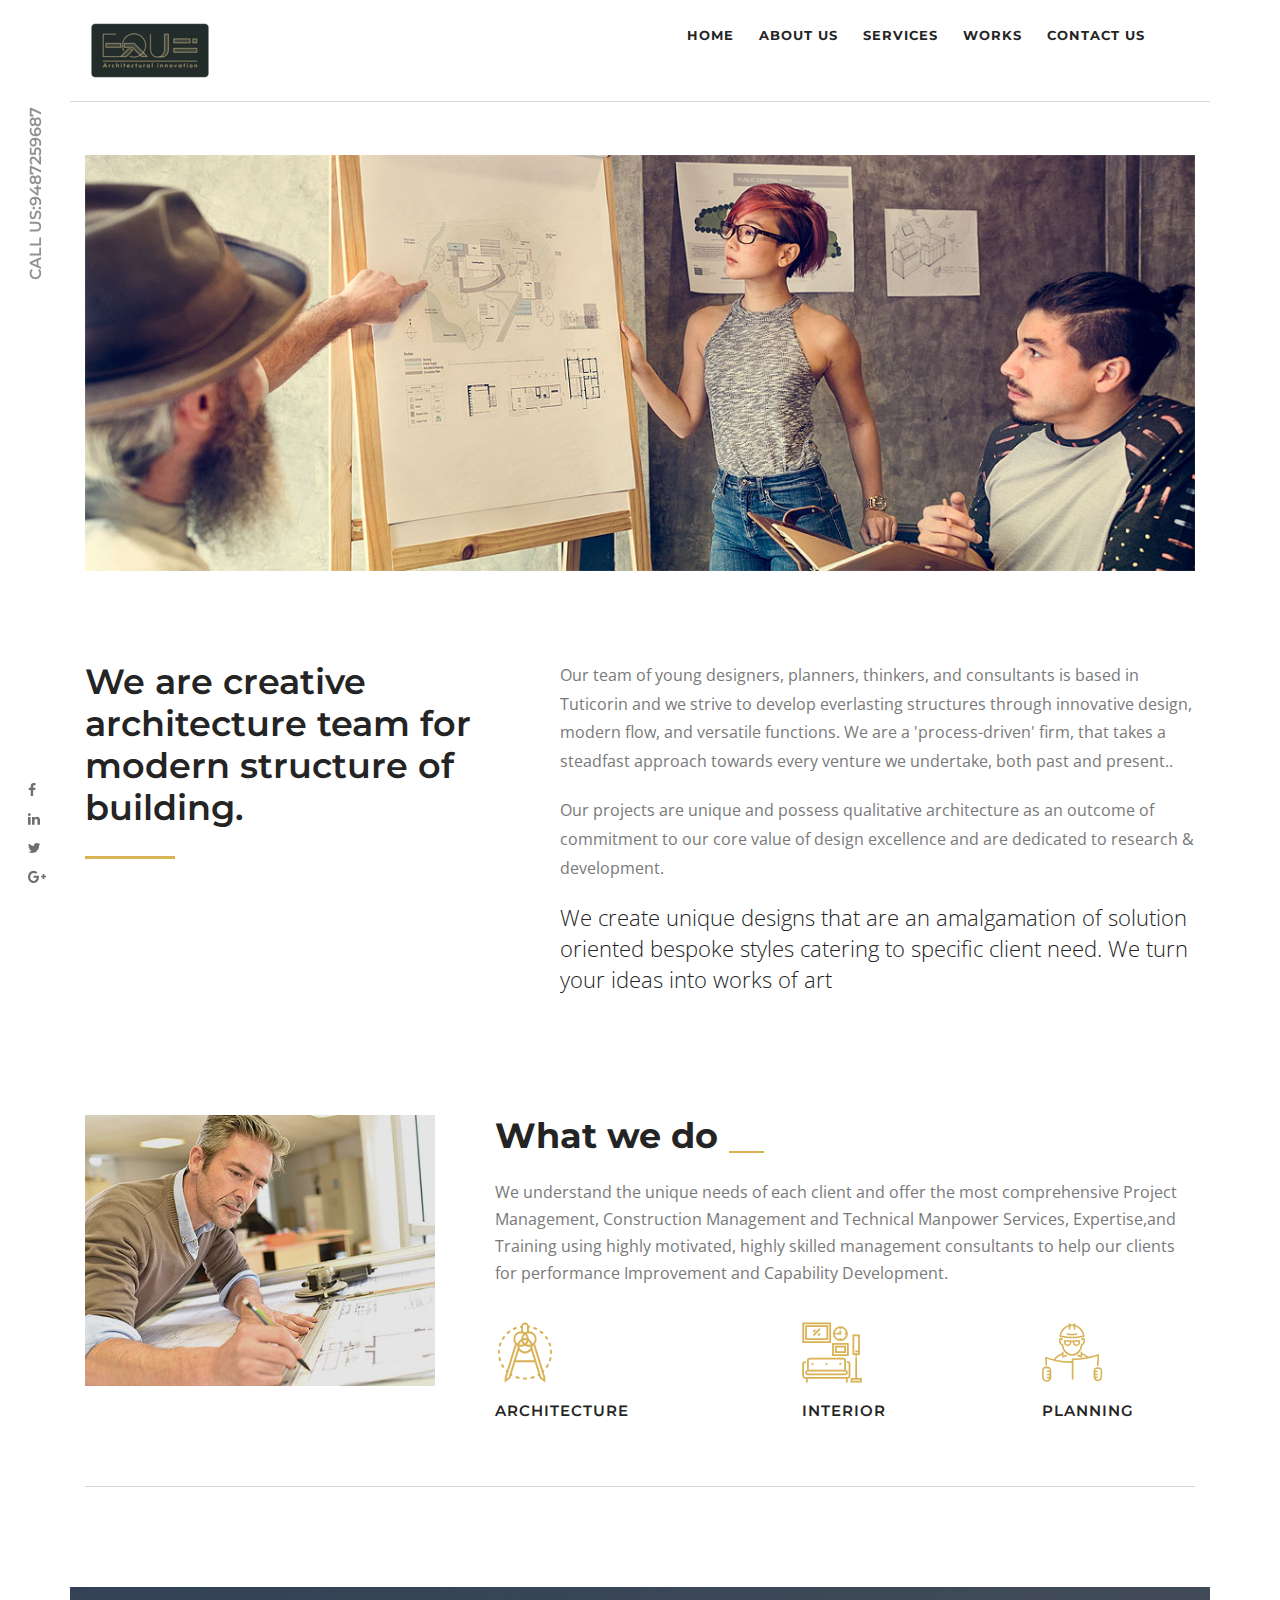
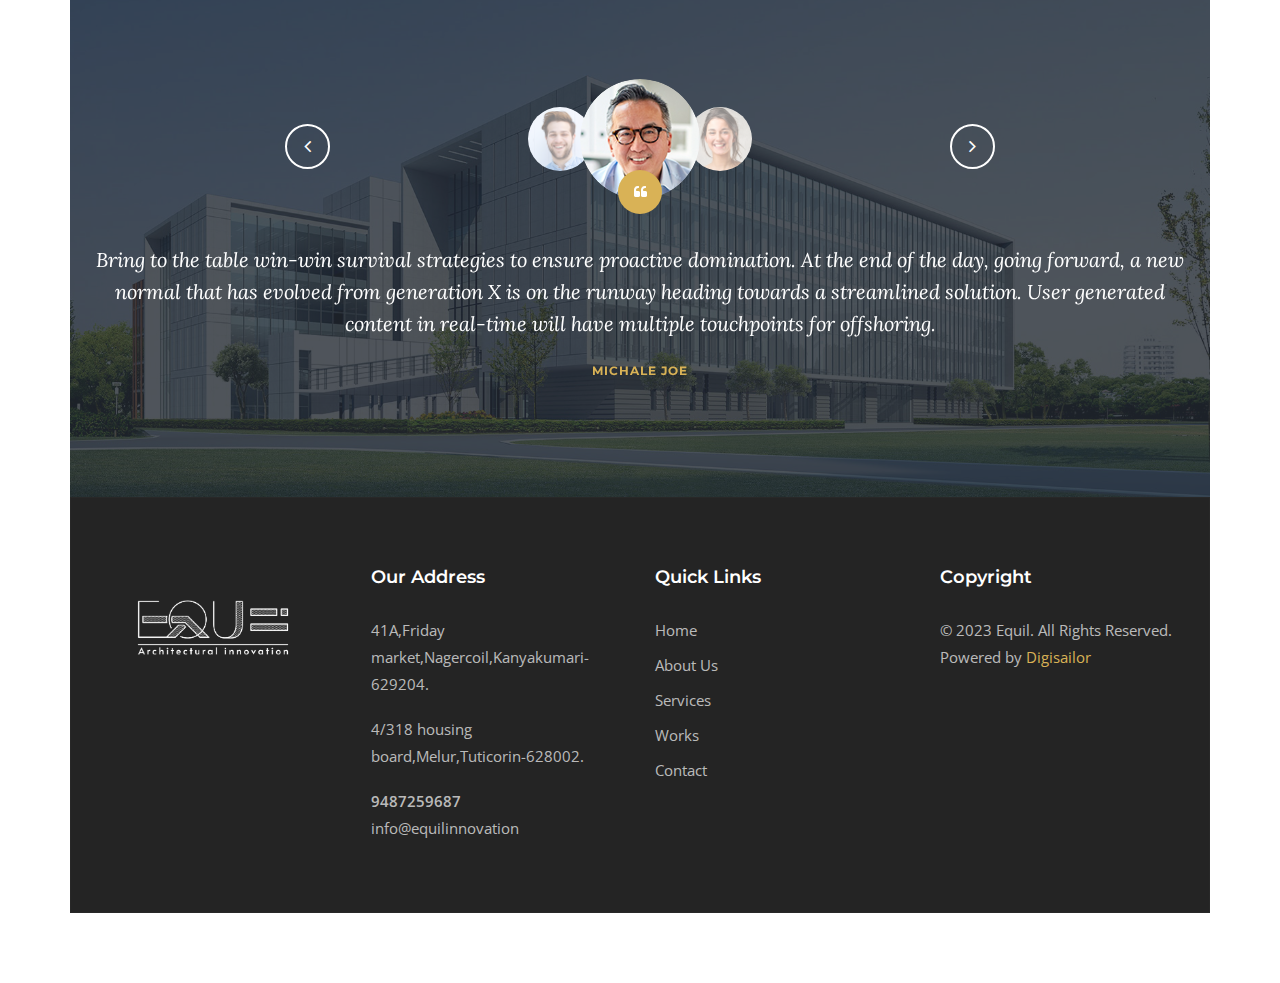
<file: public/about-us.html>
<!DOCTYPE html>
<html>
<head>
<meta charset="utf-8">
<title>Modrox HTML Template | About Us</title>
<!-- Stylesheets -->
<link href="css/bootstrap.css" rel="stylesheet">
<link href="css/style.css" rel="stylesheet">
<link href="css/responsive.css" rel="stylesheet">


<!--Color Switcher Mockup-->
<link href="css/color-switcher-design.css" rel="stylesheet">

<!--Color Themes-->
<link id="theme-color-file" href="css/color-themes/default-theme.css" rel="stylesheet">

<link rel="shortcut icon" href="images/favicon.png" type="image/x-icon">
<link rel="icon" href="images/favicon.png" type="image/x-icon">
<!-- Responsive -->
<meta http-equiv="X-UA-Compatible" content="IE=edge">
<meta name="viewport" content="width=device-width, initial-scale=1.0, maximum-scale=1.0, user-scalable=0">
<!--[if lt IE 9]><script src="https://cdnjs.cloudflare.com/ajax/libs/html5shiv/3.7.3/html5shiv.js"></script><![endif]-->
<!--[if lt IE 9]><script src="js/respond.js"></script><![endif]-->
</head>

<body>

<div class="page-wrapper">
 	
    <!-- Preloader -->
    <div class="preloader"></div>
 	
    <!--Header Span-->
    <div class="header-span"></div>

    <!-- Main Header-->
    <header class="main-header">
    
    	<!-- Main Box -->
    	<div class="main-box">
            <div class="outer-container clearfix">
                <!--Logo Box-->
                <div class="logo-box">
                    <div class="logo"><a href="index.html"><img src="images/Equil Final Logo-02.png" alt=""></a></div>
                </div>
                
                <!--Nav Outer-->
                <div class="nav-outer clearfix">
                
                    <!-- Main Menu -->
                    <nav class="main-menu">
                        <div class="navbar-header">
                            <!-- Toggle Button -->    	
                            <button type="button" class="navbar-toggle" data-toggle="collapse" data-target=".navbar-collapse">
                                <span class="icon-bar"></span>
                                <span class="icon-bar"></span>
                                <span class="icon-bar"></span>
                            </button>
                        </div>
                        
                        <div class="navbar-collapse collapse clearfix">
                            <ul class="navigation clearfix">
                                <li class=""><a href="index.html">Home</a>
                                    <ul>
                                        <li><a href="index1.html">Home 1</a></li>
                                        <li><a href="index-2.html">Home 2</a></li>
                                        <li><a href="index-3.html">Home 3</a></li>
                                        <li><a href="index-4.html">Home 4</a></li>
                                        <li><a href="index-5.html">Home 5</a></li>
                                        <li><a href="index-6.html">Home 6</a></li>
                                        <li><a href="index.html">Home 7</a></li>
                                        <li><a href="index-8.html">Home 8</a></li>
                                    </ul>
                                </li>
                                <li class=""><a href="about-us.html">About Us</a>
                                    <ul>
                                        <li><a href="about-us.html">About Us</a></li>
                                        <li><a href="about-me.html">About Me</a></li>
                                    </ul>
                                </li>
                                <li><a href="services.html">Services</a></li>
                                <li class=""><a href="portfolio-classic.html">Works</a>
                                    <ul>
                                        <li><a href="portfolio-list.html">Portfolio List Style</a></li>
                                        <li><a href="portfolio-classic.html">Portfolio Classic</a></li>
                                        <li><a href="portfolio-fullwidth.html">Portfolio full width</a></li>
                                        <li><a href="portfolio-detail.html">Project Details</a></li>
                                    </ul>
                                </li>
                                <!-- <li class="dropdown"><a href="#">Pages</a>
                                    <ul>
                                        <li><a href="comming-soon.html">Comming Soon page</a></li>
                                        <li><a href="faq.html">Faq</a></li>
                                        <li><a href="team.html">Team</a></li>
                                        <li><a href="testimonial.html">Testimonial</a></li>
                                    </ul>
                                </li> -->
                                <!-- <li class="dropdown"><a href="#">Blog</a>
                                    <ul>
                                        <li><a href="blog-sidebar.html">Blog width sidebar</a></li>
                                        <li><a href="blog-column.html">Blog 2 column</a></li>
                                        <li><a href="blog-detail.html">Blog Details</a></li>
                                    </ul>
                                </li> -->
                                <!-- <li class="dropdown"><a href="#">Shop</a>
                                    <ul>
                                        <li><a href="shop.html">Shop</a></li>
                                        <li><a href="shoping-cart.html">Cart</a></li>
                                        <li><a href="checkout.html">Checkout</a></li>
                                        <li><a href="shop-detail.html">Product Detail</a></li>
                                    </ul>
                                </li> -->
                                <li><a href="contact.html">Contact us</a></li>
                             </ul>
                        </div>
                        
                    </nav>
                    <!-- Main Menu End-->
                    
                    <!--Search Box-->
                    <!-- <div class="search-box-outer">
                        <div class="dropdown">
                            <button class="search-box-btn dropdown-toggle" type="button" id="dropdownMenu3" data-toggle="dropdown" aria-haspopup="true" aria-expanded="false"><span class="fa fa-search"></span></button>
                            <ul class="dropdown-menu pull-right search-panel" aria-labelledby="dropdownMenu3">
                                <li class="panel-outer">
                                    <div class="form-container">
                                        <form method="post" action="blog.html">
                                            <div class="form-group">
                                                <input type="search" name="field-name" value="" placeholder="Search Here" required>
                                                <button type="submit" class="search-btn"><span class="fa fa-search"></span></button>
                                            </div>
                                        </form>
                                    </div>
                                </li>
                            </ul>
                        </div>
                    </div> -->
                    <!--End Search Box-->
                    
                </div>
                <!--Nav Outer End-->
                
            </div>
        </div>
    
    </header>
    <!--End Main Header -->
    
	<!--Left Fixed Info Bar-->
    <div class="left-info-bar">
		<div class="number">CALL US:9487259687</div>
		<ul class="social-icon-one">
			<li><a href="#"><span class="fa fa-facebook"></span></a></li>
			<li><a href="#"><span class="fa fa-linkedin"></span></a></li>
			<li><a href="#"><span class="fa fa-twitter"></span></a></li>
			<li><a href="#"><span class="fa fa-google-plus"></span></a></li>
		</ul>
	</div>
	
    <!--About Section Three-->
    <section class="about-section-three">
    	<div class="auto-container">
        	<div class="big-image">
            	<img src="images/resource/about-1.jpg" alt="" />
            </div>
        	<div class="row clearfix">
            	<!--Title Column-->
                <div class="title-column col-md-5 col-sm-12 col-xs-12">
                	<div class="inner-column">
                    	<h2>We are creative architecture team for modern structure of building.</h2>
                    </div>
                </div>
                <!--Content Column-->
                <div class="content-column col-md-7 col-sm-12 col-xs-12">
                	<div class="inner-column">
                    	<div class="text">
                        	<p>Our team of young designers, planners, thinkers, and consultants is based in Tuticorin and we strive to develop everlasting structures through innovative design, modern flow, and versatile functions. We are a 'process-driven' firm, that takes a steadfast approach towards every venture we undertake, both past and present..</p>
                            <p>Our projects are unique and possess qualitative architecture as an outcome of commitment to our core value of design excellence and are dedicated to research & development.</p>
                        </div>
                        <div class="big-text">We create unique designs that are an amalgamation of solution oriented bespoke styles catering to specific client need. We turn your ideas into works of art</div>
                    </div>
                </div>
            </div>
        </div>
    </section>
    <!--End About Section Three-->
    
    <!--Services Section-->
    <section class="services-section">
    	<div class="auto-container">
        	<div class="inner-container">
                <div class="row clearfix">
                    <!--Image Column-->
                    <div class="image-column col-md-4 col-sm-12 col-xs-12">
                        <div class="image">
                            <img src="images/resource/image-3.jpg" alt="" />
                        </div>
                    </div>
                    <!--Content Column-->
                    <div class="content-column col-md-8 col-sm-12 col-xs-12">
                        <div class="inner-column">
                            <div class="sec-title-two">
                                <h2>What we do</h2>
                            </div>
                            <div class="text">We understand the unique needs of each client and offer the most comprehensive Project Management, Construction Management and Technical Manpower Services, Expertise,and Training using highly motivated, highly skilled management consultants to help our clients for performance Improvement and Capability Development.</div>
                            
                            <div class="services-outer">
                                <div class="row clearfix">
                                
                                    <!--Specilazation Block-->
                                    <div class="specilazation-block style-two col-md-4 col-sm-4 col-xs-12">
                                        <div class="inner">
                                            <div class="inner-most">
                                                <div class="icon-box">
                                                    <span class="icon flaticon-architecture"></span>
                                                </div>
                                                <h3><a>Architecture</a></h3>
                                            </div>
                                        </div>
                                    </div>
                                    
                                    <!--Specilazation Block-->
                                    <div class="specilazation-block style-two col-md-4 col-sm-4 col-xs-12">
                                        <div class="inner">
                                            <div class="inner-most">
                                                <div class="icon-box">
                                                    <span class="icon flaticon-decorating"></span>
                                                </div>
                                                <h3><a>Interior</a></h3>
                                            </div>
                                        </div>
                                    </div>
                                    
                                    <!--Specilazation Block-->
                                    <div class="specilazation-block style-two col-md-4 col-sm-4 col-xs-12">
                                        <div class="inner">
                                            <div class="inner-most">
                                                <div class="icon-box">
                                                    <span class="icon flaticon-architect-with-helmet"></span>
                                                </div>
                                                <h3><a>Planning</a></h3>
                                            </div>
                                        </div>
                                    </div>
                                    
                                </div>
                            </div>
                            
                        </div>
                    </div>
                </div>
            </div>
        </div>
    </section>
    <!--End Services Section-->
    
    <!--Team Section Two-->
    <!-- <section class="team-section-two style-two" style="background-image:url(images/resource/pattern-9.png)">
    	<div class="auto-container">
        	<div class="row clearfix">
                    
                    Title Column
                    <div class="title-column col-md-4 col-sm-12 col-xs-12">
                        <div class="inner-column">
                            <h2>Meet Our Team</h2>
                            <div class="text">Exercitation ullamco laboris nisi ut aliquip exea comm odo cons equat</div>
                        </div>
                    </div>
                    Blocks Column
                    <div class="blocks-column col-md-8 col-sm-12 col-xs-12">
                        <div class="row clearfix">
                            
                            Team Block Block
                            <div class="team-block-two col-md-6 col-sm-6 col-xs-12">
                                <div class="inner-box">
                                    <div class="image">
                                        <a href="team.html"><img src="images/resource/team-5.jpg" alt="" /></a>
                                        <div class="overlay-box">
                                            <ul class="social-links clearfix">
                                                <li><a href="#"><span class="fa fa-twitter"></span></a></li>
                                                <li><a href="#"><span class="fa fa-linkedin-square"></span></a></li>
                                                <li><a href="#"><span class="fa fa-facebook-square"></span></a></li>
                                                <li><a href="#"><span class="fa fa-skype"></span></a></li>
                                            </ul>
                                        </div>
                                    </div>
                                    <div class="lower-box">
                                        <h3><a href="team.html">Michale Joe</a></h3>
                                        <div class="designation">Sketch Designer</div>
                                    </div>
                                </div>
                            </div>
                            
                            Team Block Block
                            <div class="team-block-two col-md-6 col-sm-6 col-xs-12">
                                <div class="inner-box">
                                    <div class="image">
                                        <a href="team.html"><img src="images/resource/team-6.jpg" alt="" /></a>
                                        <div class="overlay-box">
                                            <ul class="social-links clearfix">
                                                <li><a href="#"><span class="fa fa-twitter"></span></a></li>
                                                <li><a href="#"><span class="fa fa-linkedin-square"></span></a></li>
                                                <li><a href="#"><span class="fa fa-facebook-square"></span></a></li>
                                                <li><a href="#"><span class="fa fa-skype"></span></a></li>
                                            </ul>
                                        </div>
                                    </div>
                                    <div class="lower-box">
                                        <h3><a href="team.html">Merry Joe</a></h3>
                                        <div class="designation">Sketch Designer</div>
                                    </div>
                                </div>
                            </div>
                            
                            Team Block Block
                            <div class="team-block-two col-md-6 col-sm-6 col-xs-12">
                                <div class="inner-box">
                                    <div class="image">
                                        <a href="team.html"><img src="images/resource/team-7.jpg" alt="" /></a>
                                        <div class="overlay-box">
                                            <ul class="social-links clearfix">
                                                <li><a href="#"><span class="fa fa-twitter"></span></a></li>
                                                <li><a href="#"><span class="fa fa-linkedin-square"></span></a></li>
                                                <li><a href="#"><span class="fa fa-facebook-square"></span></a></li>
                                                <li><a href="#"><span class="fa fa-skype"></span></a></li>
                                            </ul>
                                        </div>
                                    </div>
                                    <div class="lower-box">
                                        <h3><a href="team.html">Robert Joe</a></h3>
                                        <div class="designation">Sketch Designer</div>
                                    </div>
                                </div>
                            </div>
                            
                            Team Block Block
                            <div class="team-block-two col-md-6 col-sm-6 col-xs-12">
                                <div class="inner-box">
                                    <div class="image">
                                        <a href="team.html"><img src="images/resource/team-8.jpg" alt="" /></a>
                                        <div class="overlay-box">
                                            <ul class="social-links clearfix">
                                                <li><a href="#"><span class="fa fa-twitter"></span></a></li>
                                                <li><a href="#"><span class="fa fa-linkedin-square"></span></a></li>
                                                <li><a href="#"><span class="fa fa-facebook-square"></span></a></li>
                                                <li><a href="#"><span class="fa fa-skype"></span></a></li>
                                            </ul>
                                        </div>
                                    </div>
                                    <div class="lower-box">
                                        <h3><a href="team.html">Michale Joe</a></h3>
                                        <div class="designation">Sketch Designer</div>
                                    </div>
                                </div>
                            </div>
                            
                        </div>
                    </div>
                    
                </div>
        </div>
    </section> -->
    <!--End Team Section Two-->
    
    <!--Clients Section-->
    <!-- <section class="clients-section">
        <div class="auto-container">
            <div class="sec-title-two">
            	<h2>Our Clients</h2>
            </div>
            <div class="sponsors-outer">
                Sponsors Carousel
                <ul class="sponsors-carousel owl-carousel owl-theme">
                    <li class="slide-item"><figure class="image-box"><a href="#"><img src="images/clients/1.png" alt=""></a></figure></li>
                    <li class="slide-item"><figure class="image-box"><a href="#"><img src="images/clients/2.png" alt=""></a></figure></li>
                    <li class="slide-item"><figure class="image-box"><a href="#"><img src="images/clients/3.png" alt=""></a></figure></li>
                    <li class="slide-item"><figure class="image-box"><a href="#"><img src="images/clients/4.png" alt=""></a></figure></li>
                    <li class="slide-item"><figure class="image-box"><a href="#"><img src="images/clients/5.png" alt=""></a></figure></li>
                    <li class="slide-item"><figure class="image-box"><a href="#"><img src="images/clients/6.png" alt=""></a></figure></li>
                </ul>
            </div>
            
        </div>
    </section> -->
    <!--End Clients Section-->
	
    <!--Testimonial Section-->
    <section class="testimonial-section" style="background-image:url(images/background/1.jpg)">
    	<div class="auto-container">
        	<div class="testimonial-outer">
            
            	<!--Product Thumbs Carousel-->
                <div class="client-thumb-outer">
                    <div class="client-thumbs-carousel owl-carousel owl-theme">
                        <div class="thumb-item">
                            <figure class="thumb-box"><img src="images/resource/author-1.jpg" alt=""></figure>
                            <div class="quote-icon">
                            	<span class="icon fa fa-quote-left"></span>
                            </div>
                        </div>
                        <div class="thumb-item">
                            <figure class="thumb-box"><img src="images/resource/author-2.jpg" alt=""></figure>
                            <div class="quote-icon">
                            	<span class="icon fa fa-quote-left"></span>
                            </div>
                        </div>
                        <div class="thumb-item">
                            <figure class="thumb-box"><img src="images/resource/author-3.jpg" alt=""></figure>
                            <div class="quote-icon">
                            	<span class="icon fa fa-quote-left"></span>
                            </div>
                        </div>
                        <div class="thumb-item">
                            <figure class="thumb-box"><img src="images/resource/author-1.jpg" alt=""></figure>
                            <div class="quote-icon">
                            	<span class="icon fa fa-quote-left"></span>
                            </div>
                        </div>
                        <div class="thumb-item">
                            <figure class="thumb-box"><img src="images/resource/author-2.jpg" alt=""></figure>
                            <div class="quote-icon">
                            	<span class="icon fa fa-quote-left"></span>
                            </div>
                        </div>
                        <div class="thumb-item">
                            <figure class="thumb-box"><img src="images/resource/author-3.jpg" alt=""></figure>
                            <div class="quote-icon">
                            	<span class="icon fa fa-quote-left"></span>
                            </div>
                        </div>
                    </div>
                </div>
            
                <!--Client Testimonial Carousel-->
                <div class="client-testimonial-carousel owl-carousel owl-theme">
                
                    <!--Testimonial Block One-->
                    <div class="testimonial-block-one">
                        <div class="inner-box">
                            <div class="text">Bring to the table win-win survival strategies to ensure proactive domination. At the end of the day, going forward, a new normal that has evolved from generation X is on the runway heading towards a streamlined solution. User generated content in real-time will have multiple touchpoints for offshoring.</div>
                            <div class="author-name">Michale Joe</div>
                        </div>
                    </div>
                    
                    <!--Testimonial Block One-->
                    <div class="testimonial-block-one">
                        <div class="inner-box">
                            <div class="text">Bring to the table win-win survival strategies to ensure proactive domination. At the end of the day, going forward, a new normal that has evolved from generation X is on the runway heading towards a streamlined solution. User generated content in real-time will have multiple touchpoints for offshoring.</div>
                            <div class="author-name">Michale Joe</div>
                        </div>
                    </div>
                    
                    <!--Testimonial Block One-->
                    <div class="testimonial-block-one">
                        <div class="inner-box">
                            <div class="text">Bring to the table win-win survival strategies to ensure proactive domination. At the end of the day, going forward, a new normal that has evolved from generation X is on the runway heading towards a streamlined solution. User generated content in real-time will have multiple touchpoints for offshoring.</div>
                            <div class="author-name">Michale Joe</div>
                        </div>
                    </div>
                    
                    <!--Testimonial Block One-->
                    <div class="testimonial-block-one">
                        <div class="inner-box">
                            <div class="text">Bring to the table win-win survival strategies to ensure proactive domination. At the end of the day, going forward, a new normal that has evolved from generation X is on the runway heading towards a streamlined solution. User generated content in real-time will have multiple touchpoints for offshoring.</div>
                            <div class="author-name">Michale Joe</div>
                        </div>
                    </div>
                    
                    <!--Testimonial Block One-->
                    <div class="testimonial-block-one">
                        <div class="inner-box">
                            <div class="text">Bring to the table win-win survival strategies to ensure proactive domination. At the end of the day, going forward, a new normal that has evolved from generation X is on the runway heading towards a streamlined solution. User generated content in real-time will have multiple touchpoints for offshoring.</div>
                            <div class="author-name">Michale Joe</div>
                        </div>
                    </div>
                    
                    <!--Testimonial Block One-->
                    <div class="testimonial-block-one">
                        <div class="inner-box">
                            <div class="text">Bring to the table win-win survival strategies to ensure proactive domination. At the end of the day, going forward, a new normal that has evolved from generation X is on the runway heading towards a streamlined solution. User generated content in real-time will have multiple touchpoints for offshoring.</div>
                            <div class="author-name">Michale Joe</div>
                        </div>
                    </div>
                    
                </div>
                
            </div>
        </div>
    </section>
    <!--End Testimonial Section-->    
     
     <!--Main Footer-->
     <footer class="main-footer">
		<div class="auto-container">
        	<!--Widgets Section-->
            <div class="widgets-section">
            	<div class="row clearfix">
                	
                    <!--big column-->
                    <div class="big-column col-md-6 col-sm-12 col-xs-12">
                        <div class="row clearfix">
                        
                            <!--Footer Column-->
                            <div class="footer-column col-md-6 col-sm-6 col-xs-12">
                                <div class="footer-widget logo-widget">
                                    <div class="logo">
                                        <a href="index1.html"><img src="images/Equil Final Logo-02 (1) copy (1).png" alt="" /></a>
                                    </div>
                                </div>
                            </div>
                            
                            <!--Footer Column-->
                            <div class="footer-column col-md-6 col-sm-6 col-xs-12">
                                <div class="footer-widget address-widget">
									<h2>Our Address</h2>
                                    <ul>
                                    	<li>41A,Friday market,Nagercoil,Kanyakumari-629204.</li>
                                        <li>4/318 housing board,Melur,Tuticorin-628002.</li>
                                        <li><strong>9487259687</strong> <br>info@equilinnovation</li>
                                    </ul>
                                </div>
                            </div>
                            
                        </div>
                    </div>
                    
                    <!--big column-->
                    <div class="big-column col-md-6 col-sm-12 col-xs-12">
                        <div class="row clearfix">
                        
                            <!--Footer Column-->
                            <div class="footer-column col-md-6 col-sm-6 col-xs-12">
                                <div class="footer-widget links-widget">
                                	<h2>Quick Links</h2>
                                	<ul>
                                    	<li><a href="index.html">Home</a></li>
                                        <li><a href="about-us.html">About Us</a></li>
                                        <li><a href="services.html">Services</a></li>
                                        <li><a href="portfolio-classic.html">Works</a></li>
                                        <li><a href="contact.html">Contact</a></li>
                                    </ul>
                                </div>
                            </div>
                            
                            <!--Footer Column-->
                            <div class="footer-column col-md-6 col-sm-6 col-xs-12">
                                <div class="footer-widget links-widget">
                                	<h2>Copyright</h2>
                                    <div class="copyright">&copy; 2023 Equil. All Rights Reserved. Powered by <a href="https://www.digisailor.com/" target="_blank"> Digisailor</div>
                                    <!-- <a href="#" class="purchased">Purchase now</a> -->
                                </div>
                            </div>
                            
                        </div>
                    </div>
                    
                </div>
            </div>
        </div>
    </footer>
    <!--Main Footer-->
     
</div>
<!--End pagewrapper-->

<!--Scroll to top-->
<div class="scroll-to-top scroll-to-target" data-target="html"><span class="fa fa-angle-double-up"></span></div>

<!-- Color Palate / Color Switcher -->
<!-- <div class="color-palate">
    <div class="color-trigger">
        <i class="fa fa-gear"></i>
    </div>
    <div class="color-palate-head">
        <h6>Choose Your Color</h6>
    </div>
    <div class="various-color clearfix">
        <div class="colors-list">
            <span class="palate default-color active" data-theme-file="css/color-themes/default-theme.css"></span>
            <span class="palate teal-color" data-theme-file="css/color-themes/teal-theme.css"></span>
            <span class="palate green-color" data-theme-file="css/color-themes/green-theme.css"></span>
            <span class="palate navy-color" data-theme-file="css/color-themes/navy-theme.css"></span>
            <span class="palate blue-color" data-theme-file="css/color-themes/blue-theme.css"></span>
            <span class="palate orange-color" data-theme-file="css/color-themes/orange-theme.css"></span>
            <span class="palate olive-color" data-theme-file="css/color-themes/olive-theme.css"></span>
            <span class="palate red-color" data-theme-file="css/color-themes/red-theme.css"></span>
        </div>
    </div>

    <div class="palate-foo">
        <span>You can easily change and switch the colors.</span>
    </div>

</div> -->
<!-- /.End Of Color Palate -->



<script src="js/jquery.js"></script> 
<script src="js/bootstrap.min.js"></script>
<script src="js/jquery.fancybox.js"></script>
<script src="js/owl.js"></script>
<script src="js/wow.js"></script>
<script src="js/appear.js"></script>
<script src="js/script.js"></script>

<!--Color Switcher-->
<script src="js/color-settings.js"></script>
</body>
</html>
</file>
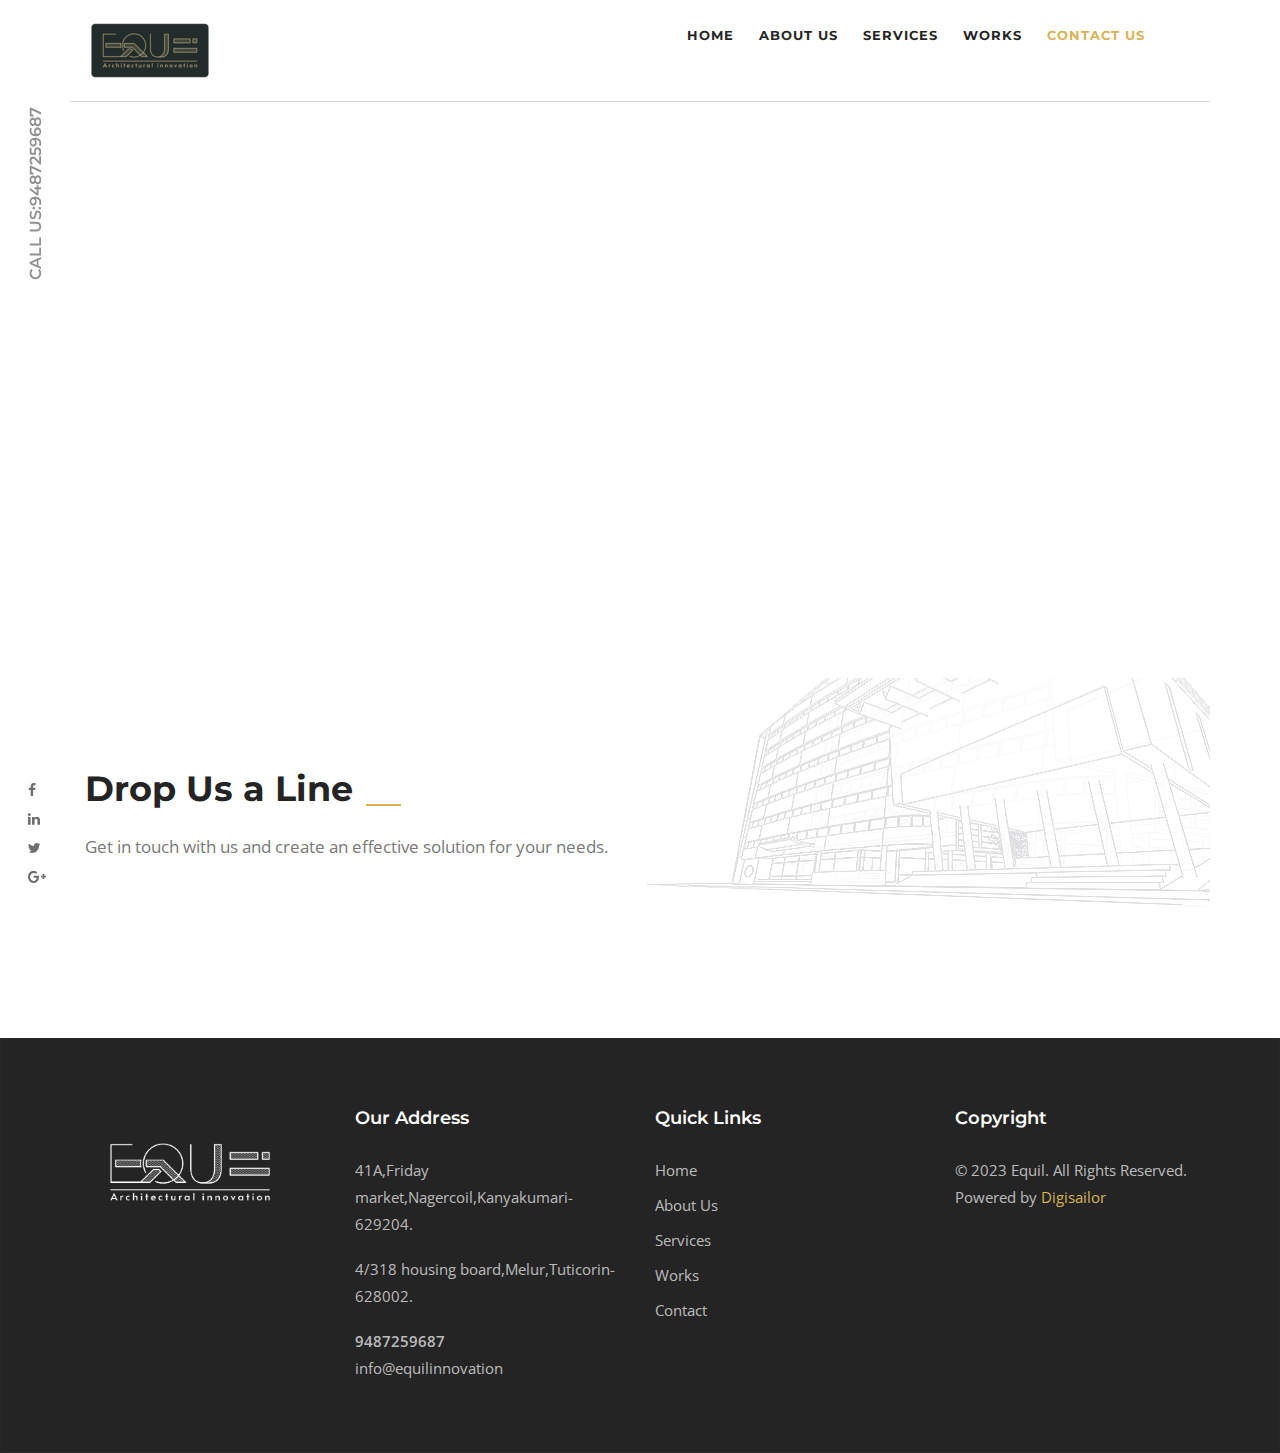
<file: public/contact.html>
<!DOCTYPE html>
<html>
<head>
<meta charset="utf-8">
<title>Modrox  Architecture and Interior Design HTML Template | Contact</title>
<!-- Stylesheets -->
<link href="css/bootstrap.css" rel="stylesheet">
<link href="css/style.css" rel="stylesheet">
<link href="css/responsive.css" rel="stylesheet">


<!--Color Switcher Mockup-->
<link href="css/color-switcher-design.css" rel="stylesheet">

<!--Color Themes-->
<link id="theme-color-file" href="css/color-themes/default-theme.css" rel="stylesheet">

<link rel="shortcut icon" href="images/favicon.png" type="image/x-icon">
<link rel="icon" href="images/favicon.png" type="image/x-icon">
<!-- Responsive -->
<meta http-equiv="X-UA-Compatible" content="IE=edge">
<meta name="viewport" content="width=device-width, initial-scale=1.0, maximum-scale=1.0, user-scalable=0">
<!--[if lt IE 9]><script src="https://cdnjs.cloudflare.com/ajax/libs/html5shiv/3.7.3/html5shiv.js"></script><![endif]-->
<!--[if lt IE 9]><script src="js/respond.js"></script><![endif]-->
</head>

<body>

<div class="page-wrapper">
 	
    <!-- Preloader -->
    <div class="preloader"></div>
 	
    <!--Header Span-->
    <div class="header-span"></div>

    <!-- Main Header-->
    <header class="main-header">
    
    	<!-- Main Box -->
    	<div class="main-box">
            <div class="outer-container clearfix">
                <!--Logo Box-->
                <div class="logo-box">
                    <div class="logo"><a href="index.html"><img src="images/Equil Final Logo-02.png" alt=""></a></div>
                </div>
                
                <!--Nav Outer-->
                <div class="nav-outer clearfix">
                
                    <!-- Main Menu -->
                    <nav class="main-menu">
                        <div class="navbar-header">
                            <!-- Toggle Button -->    	
                            <button type="button" class="navbar-toggle" data-toggle="collapse" data-target=".navbar-collapse">
                                <span class="icon-bar"></span>
                                <span class="icon-bar"></span>
                                <span class="icon-bar"></span>
                            </button>
                        </div>
                        
                        <div class="navbar-collapse collapse clearfix">
                            <ul class="navigation clearfix">
                                <li class=""><a href="index.html">Home</a>
                                    <ul>
                                        <li><a href="index1.html">Home 1</a></li>
                                        <li><a href="index-2.html">Home 2</a></li>
                                        <li><a href="index-3.html">Home 3</a></li>
                                        <li><a href="index-4.html">Home 4</a></li>
                                        <li><a href="index-5.html">Home 5</a></li>
                                        <li><a href="index-6.html">Home 6</a></li>
                                        <li><a href="index.html">Home 7</a></li>
                                        <li><a href="index-8.html">Home 8</a></li>
                                    </ul>
                                </li>
                                <li class=""><a href="about-us.html">About Us</a>
                                    <ul>
                                        <li><a href="about-us.html">About Us</a></li>
                                        <li><a href="about-me.html">About Me</a></li>
                                    </ul>
                                </li>
                                <li><a href="services.html">Services</a></li>
                                <li class="d"><a href="portfolio-classic.html">Works</a>
                                    <ul>
                                        <li><a href="portfolio-list.html">Portfolio List Style</a></li>
                                        <li><a href="portfolio-classic.html">Portfolio Classic</a></li>
                                        <li><a href="portfolio-fullwidth.html">Portfolio full width</a></li>
                                        <li><a href="portfolio-detail.html">Project Details</a></li>
                                    </ul>
                                </li>
                                <!-- <li class="dropdown"><a href="#">Pages</a>
                                    <ul>
                                        <li><a href="comming-soon.html">Comming Soon page</a></li>
                                        <li><a href="faq.html">Faq</a></li>
                                        <li><a href="team.html">Team</a></li>
                                        <li><a href="testimonial.html">Testimonial</a></li>
                                    </ul>
                                </li> -->
                                <!-- <li class="dropdown"><a href="#">Blog</a>
                                    <ul>
                                        <li><a href="blog-sidebar.html">Blog width sidebar</a></li>
                                        <li><a href="blog-column.html">Blog 2 column</a></li>
                                        <li><a href="blog-detail.html">Blog Details</a></li>
                                    </ul>
                                </li> -->
                                <!-- <li class="dropdown"><a href="#">Shop</a>
                                    <ul>
                                        <li><a href="shop.html">Shop</a></li>
                                        <li><a href="shoping-cart.html">Cart</a></li>
                                        <li><a href="checkout.html">Checkout</a></li>
                                        <li><a href="shop-detail.html">Product Detail</a></li>
                                    </ul>
                                </li> -->
                                <li class="current"><a href="contact.html">Contact us</a></li>
                             </ul>
                        </div>
                        
                    </nav>
                    <!-- Main Menu End-->
                    
                    <!--Search Box-->
                    <!-- <div class="search-box-outer">
                        <div class="dropdown">
                            <button class="search-box-btn dropdown-toggle" type="button" id="dropdownMenu3" data-toggle="dropdown" aria-haspopup="true" aria-expanded="false"><span class="fa fa-search"></span></button>
                            <ul class="dropdown-menu pull-right search-panel" aria-labelledby="dropdownMenu3">
                                <li class="panel-outer">
                                    <div class="form-container">
                                        <form method="post" action="blog.html">
                                            <div class="form-group">
                                                <input type="search" name="field-name" value="" placeholder="Search Here" required>
                                                <button type="submit" class="search-btn"><span class="fa fa-search"></span></button>
                                            </div>
                                        </form>
                                    </div>
                                </li>
                            </ul>
                        </div>
                    </div> -->
                    <!--End Search Box-->
                    
                </div>
                <!--Nav Outer End-->
                
            </div>
        </div>
    
    </header>
    <!--End Main Header -->
    
	<!--Left Fixed Info Bar-->
    <div class="left-info-bar">
		<div class="number">CALL US:9487259687</div>
		<ul class="social-icon-one">
			<li><a href="#"><span class="fa fa-facebook"></span></a></li>
			<li><a href="#"><span class="fa fa-linkedin"></span></a></li>
			<li><a href="#"><span class="fa fa-twitter"></span></a></li>
			<li><a href="#"><span class="fa fa-google-plus"></span></a></li>
		</ul>
	</div>
	
    <!--Map Section-->
    <section class="map-section">
        <!--Map Outer-->
        <div class="map-outer">
            <div class="gmap_canvas">
                <iframe src="https://www.google.com/maps/embed?pb=!1m14!1m8!1m3!1d7899.230171693044!2d77.3364538!3d8.1406095!3m2!1i1024!2i768!4f13.1!3m3!1m2!1s0x3b04fb47fc6aba4d%3A0x5377dd93470e046f!2sEquil%20-%20Architectural%20Innovation!5e0!3m2!1sen!2sin!4v1657085557369!5m2!1sen!2sin" width="2000px" height="600px" style="border:0;" allowfullscreen="" loading="lazy" referrerpolicy="no-referrer-when-downgrade"></iframe></div>
            <!--Map Canvas-->
            <!-- <div class="map-canvas"
           
                data-zoom="12"
                data-lat="-37.817085"
                data-lng="144.955631"
                data-type="roadmap"
                data-hue="#ffc400"
                data-title="Envato"
                data-icon-path="images/icons/map-marker.png"
                data-content="Melbourne VIC 3000, Australia <br> <a href='mailto:info@youremail.com'>info@youremail.com </a>">
            </div> -->
        </div>
    </section>
    <!--End Map Section-->
     
    <!--Contact Section-->
    <section class="contact-section" style="background-image:url(images/resource/pattern-7.png)">
    	<div class="auto-container">
        	<div class="sec-title-two">
                <h2>Drop Us a Line</h2>
            </div>
        	<div class="row clearfix">
            	<!--Form Column-->
            	<div class="form-column col-md-7 col-sm-12 col-xs-12">
                	<div class="inner-column">
                    	<div class="text">Get in touch with us and create an effective solution for your needs.

                        </div>
                        
                        <!-- Contact Form -->
                        <div class="contact-form">
                        	<!-- <div class="required">Fields marked with an * are required</div> -->
                            <!--Contact Form-->
                            <div class="container" id="ff-compose"></div>
                            <script async defer src="https://formfacade.com/include/100081545418568490844/form/1FAIpQLSdDDNi64jlDkAmmuyC1QN2VIZRc9fNwhurYfbY91EiE4FXMeA/bootstrap.js?div=ff-compose"></script>
                           
                             
                            </div>
                        </form>
                        <style>
                          div#ff-compose div.ff-button-bar button{
                              display: block;
                          }
                          div#ff-compose div button{
                              display: none;
                          }
                          .ff-section a img{
                              display: none !important;
                          }
                      </style>
                        </div>
                        <!--End Contact Form --> 
                        
                    </div>
                </div>
                
                <!--Info Column-->
            	<div class="info-column col-md-5 col-sm-12 col-xs-12">
                
                </div>
              
                    </div>
            </div>
        </div>
    </section>
    <!--End Contact Section-->
     
    <!--Main Footer-->
    <footer class="main-footer">
		<div class="auto-container">
        	<!--Widgets Section-->
            <div class="widgets-section">
            	<div class="row clearfix">
                	
                    <!--big column-->
                    <div class="big-column col-md-6 col-sm-12 col-xs-12">
                        <div class="row clearfix">
                        
                            <!--Footer Column-->
                            <div class="footer-column col-md-6 col-sm-6 col-xs-12">
                                <div class="footer-widget logo-widget">
                                    <div class="logo">
                                        <a href="index1.html"><img src="images/Equil Final Logo-02 (1) copy (1).png" alt="" /></a>
                                    </div>
                                </div>
                            </div>
                            
                            <!--Footer Column-->
                            <div class="footer-column col-md-6 col-sm-6 col-xs-12">
                                <div class="footer-widget address-widget">
									<h2>Our Address</h2>
                                    <ul>
                                    	<li>41A,Friday market,Nagercoil,Kanyakumari-629204.</li>
                                        <li>4/318 housing board,Melur,Tuticorin-628002.</li>
                                        <li><strong>9487259687</strong> <br>info@equilinnovation</li>
                                    </ul>
                                </div>
                            </div>
                            
                        </div>
                    </div>
                    
                    <!--big column-->
                    <div class="big-column col-md-6 col-sm-12 col-xs-12">
                        <div class="row clearfix">
                        
                            <!--Footer Column-->
                            <div class="footer-column col-md-6 col-sm-6 col-xs-12">
                                <div class="footer-widget links-widget">
                                	<h2>Quick Links</h2>
                                	<ul>
                                    	<li><a href="index.html">Home</a></li>
                                        <li><a href="about-us.html">About Us</a></li>
                                        <li><a href="services.html">Services</a></li>
                                        <li><a href="portfolio-classic.html">Works</a></li>
                                        <li><a href="contact.html">Contact</a></li>
                                    </ul>
                                </div>
                            </div>
                            
                            <!--Footer Column-->
                            <div class="footer-column col-md-6 col-sm-6 col-xs-12">
                                <div class="footer-widget links-widget">
                                	<h2>Copyright</h2>
                                    <div class="copyright">&copy; 2023 Equil. All Rights Reserved. Powered by <a href="https://www.digisailor.com/" target="_blank"> Digisailor</div>
                                    <!-- <a href="#" class="purchased">Purchase now</a> -->
                                </div>
                            </div>
                            
                        </div>
                    </div>
                    
                </div>
            </div>
        </div>
    </footer>
    <!--Main Footer-->
     
</div>
<!--End pagewrapper-->

<!--Scroll to top-->
<div class="scroll-to-top scroll-to-target" data-target="html"><span class="fa fa-angle-double-up"></span></div>

<!-- Color Palate / Color Switcher -->
<!-- <div class="color-palate">
    <div class="color-trigger">
        <i class="fa fa-gear"></i>
    </div>
    <div class="color-palate-head">
        <h6>Choose Your Color</h6>
    </div>
    <div class="various-color clearfix">
        <div class="colors-list">
            <span class="palate default-color active" data-theme-file="css/color-themes/default-theme.css"></span>
            <span class="palate teal-color" data-theme-file="css/color-themes/teal-theme.css"></span>
            <span class="palate green-color" data-theme-file="css/color-themes/green-theme.css"></span>
            <span class="palate navy-color" data-theme-file="css/color-themes/navy-theme.css"></span>
            <span class="palate blue-color" data-theme-file="css/color-themes/blue-theme.css"></span>
            <span class="palate orange-color" data-theme-file="css/color-themes/orange-theme.css"></span>
            <span class="palate olive-color" data-theme-file="css/color-themes/olive-theme.css"></span>
            <span class="palate red-color" data-theme-file="css/color-themes/red-theme.css"></span>
        </div>
    </div>

    <div class="palate-foo">
        <span>You can easily change and switch the colors.</span>
    </div>

</div> -->
<!-- /.End Of Color Palate -->



<script src="js/jquery.js"></script> 
<script src="js/bootstrap.min.js"></script>
<script src="js/jquery.fancybox.js"></script>
<script src="js/owl.js"></script>
<script src="js/wow.js"></script>
<script src="js/appear.js"></script>
<script src="js/validate.js"></script>
<script src="js/script.js"></script>
<!--Google Map APi Key-->
<script src="http://maps.google.com/maps/api/js?key=AIzaSyBKS14AnP3HCIVlUpPKtGp7CbYuMtcXE2o"></script>
<script src="js/map-script.js"></script>
<!--End Google Map APi-->

<!--Color Switcher-->
<script src="js/color-settings.js"></script>
</body>
</html>
</file>
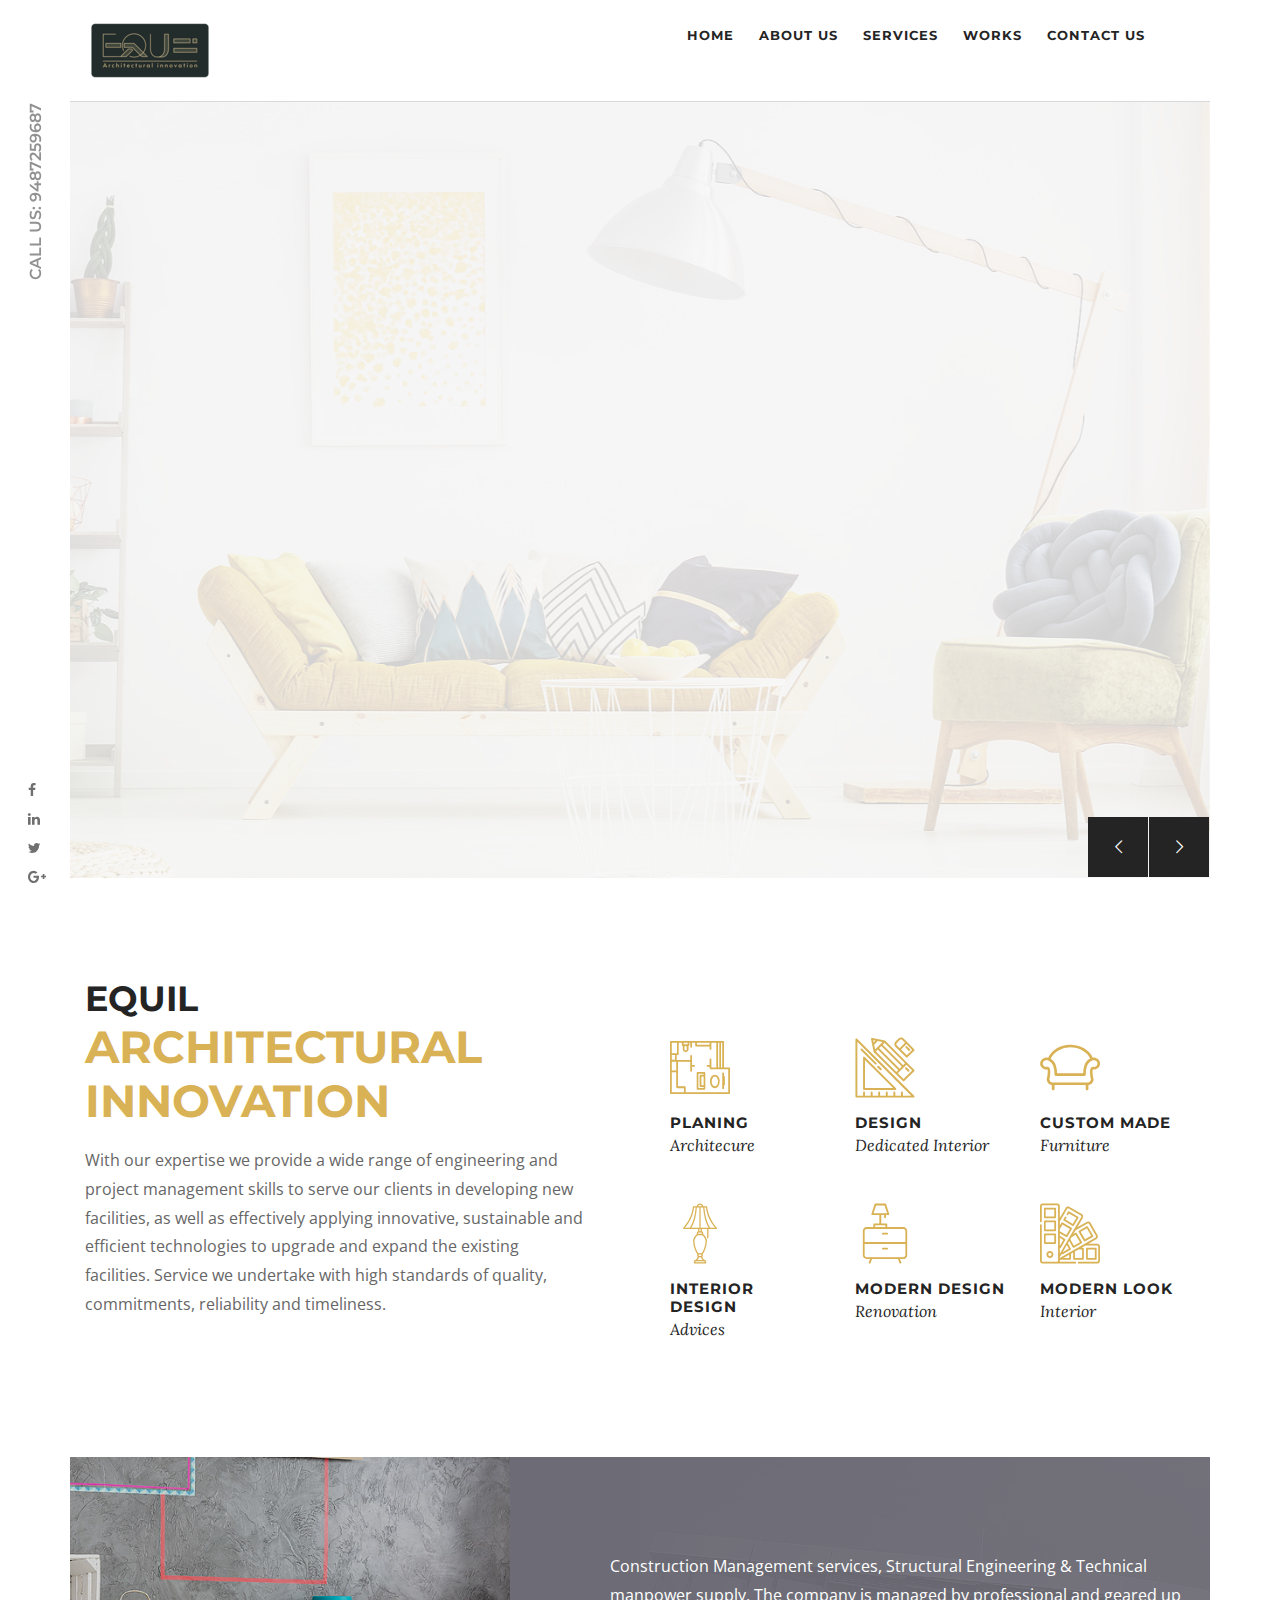
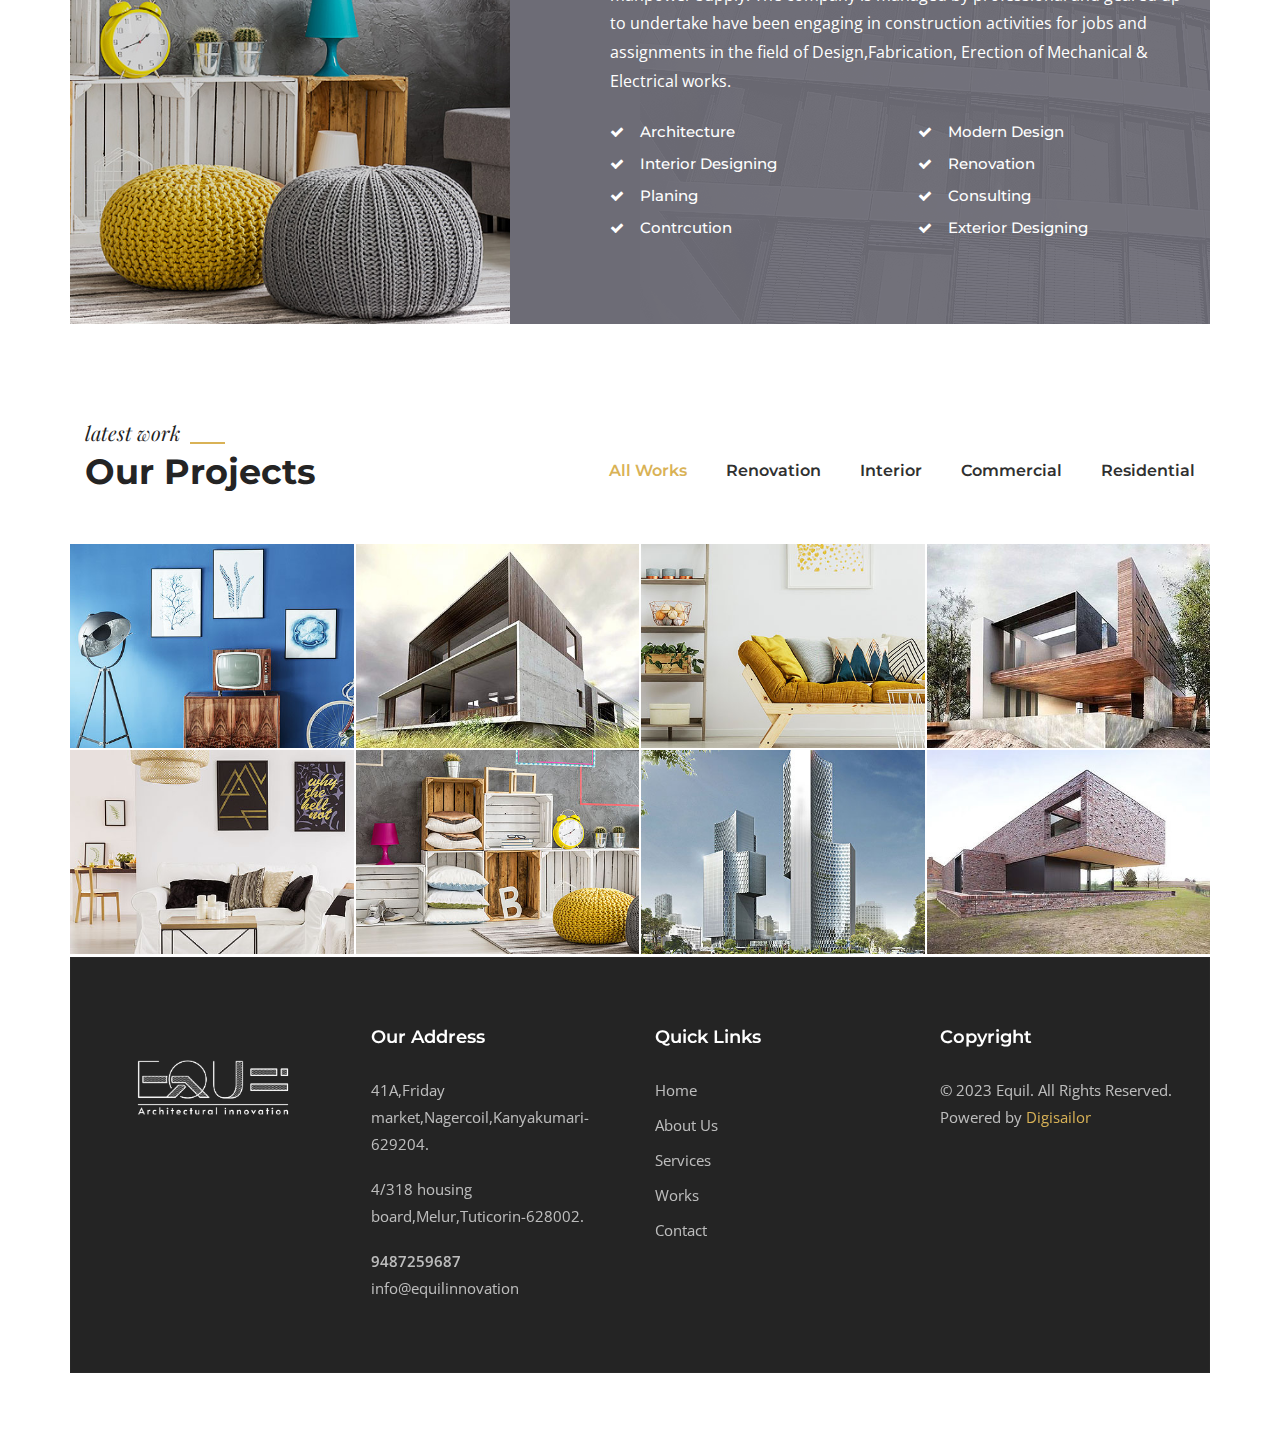
<file: public/index-7.html>
<!DOCTYPE html>
<html>
<head>
<meta charset="utf-8">
<title>Modrox  Architecture and Interior Design HTML Template | Homepage Seven</title>
<!-- Stylesheets -->
<link href="css/bootstrap.css" rel="stylesheet">
<link href="plugins/revolution/css/settings.css" rel="stylesheet" type="text/css"><!-- REVOLUTION SETTINGS STYLES -->
<link href="plugins/revolution/css/layers.css" rel="stylesheet" type="text/css"><!-- REVOLUTION LAYERS STYLES -->
<link href="plugins/revolution/css/navigation.css" rel="stylesheet" type="text/css"><!-- REVOLUTION NAVIGATION STYLES -->
<link href="css/style.css" rel="stylesheet">
<link href="css/responsive.css" rel="stylesheet">


<!--Color Switcher Mockup-->
<link href="css/color-switcher-design.css" rel="stylesheet">

<!--Color Themes-->
<link id="theme-color-file" href="css/color-themes/default-theme.css" rel="stylesheet">

<link rel="shortcut icon" href="images/Equil Final Logo-02.png" type="image/x-icon">
<link rel="icon" href="images/Equil Final Logo-02.png" type="image/x-icon">
<!-- Responsive -->
<meta http-equiv="X-UA-Compatible" content="IE=edge">
<meta name="viewport" content="width=device-width, initial-scale=1.0, maximum-scale=1.0, user-scalable=0">
<!--[if lt IE 9]><script src="https://cdnjs.cloudflare.com/ajax/libs/html5shiv/3.7.3/html5shiv.js"></script><![endif]-->
<!--[if lt IE 9]><script src="js/respond.js"></script><![endif]-->
</head>

<body>

<div class="page-wrapper">
 	
    <!-- Preloader -->
    <div class="preloader"></div>
 	
    <!--Header Span-->
    <div class="header-span"></div>

    <!-- Main Header-->
    <header class="main-header">
    
    	<!-- Main Box -->
    	<div class="main-box">
            <div class="outer-container clearfix">
                <!--Logo Box-->
                <div class="logo-box">
                    <div class="logo"><a><img src="images/Equil Final Logo-02.png" alt=""></a></div>
                </div>
                
                <!--Nav Outer-->
                <div class="nav-outer clearfix">
                
                    <!-- Main Menu -->
                    <nav class="main-menu">
                        <div class="navbar-header">
                            <!-- Toggle Button -->    	
                            <button type="button" class="navbar-toggle" data-toggle="collapse" data-target=".navbar-collapse">
                                <span class="icon-bar"></span>
                                <span class="icon-bar"></span>
                                <span class="icon-bar"></span>
                            </button>
                        </div>
                        
                        <div class="navbar-collapse collapse clearfix">
                            <ul class="navigation clearfix">
                                <li class=""><a href="#index-7.html">Home</a>
                                    <ul>
                                        <li><a href="index.html">Home 1</a></li>
                                        <li><a href="index-2.html">Home 2</a></li>
                                        <li><a href="index-3.html">Home 3</a></li>
                                        <li><a href="index-4.html">Home 4</a></li>
                                        <li><a href="index-5.html">Home 5</a></li>
                                        <li><a href="index-6.html">Home 6</a></li>
                                        <li><a href="index-7.html">Home 7</a></li>
                                        <li><a href="index-8.html">Home 8</a></li>
                                    </ul>
                                </li>
                                <li class=""><a href="about-us.html">About Us</a>
                                    <ul>
                                        <li><a href="about-us.html">About Us</a></li>
                                        <li><a href="about-me.html">About Me</a></li>
                                    </ul>
                                </li>
                                <li><a href="services.html">Services</a></li>
                                <li class=""><a href="portfolio-classic.html">Works</a>
                                    <ul>
                                        <li><a href="portfolio-list.html">Portfolio List Style</a></li>
                                        <li><a href="portfolio-classic.html">Portfolio Classic</a></li>
                                        <li><a href="portfolio-fullwidth.html">Portfolio full width</a></li>
                                        <li><a href="portfolio-detail.html">Project Details</a></li>
                                    </ul>
                                </li>
                                <!-- <li class="dropdown"><a href="#">Pages</a>
                                    <ul>
                                        <li><a href="comming-soon.html">Comming Soon page</a></li>
                                        <li><a href="faq.html">Faq</a></li>
                                        <li><a href="team.html">Team</a></li>
                                        <li><a href="testimonial.html">Testimonial</a></li>
                                    </ul>
                                </li> -->
                                <!-- <li class="dropdown"><a href="#">Blog</a>
                                    <ul>
                                        <li><a href="blog-sidebar.html">Blog width sidebar</a></li>
                                        <li><a href="blog-column.html">Blog 2 column</a></li>
                                        <li><a href="blog-detail.html">Blog Details</a></li>
                                    </ul>
                                </li> -->
                                <!-- <li class="dropdown"><a href="#">Shop</a>
                                    <ul>
                                        <li><a href="shop.html">Shop</a></li>
                                        <li><a href="shoping-cart.html">Cart</a></li>
                                        <li><a href="checkout.html">Checkout</a></li>
                                        <li><a href="shop-detail.html">Product Detail</a></li>
                                    </ul>
                                </li> -->
                                <li><a href="contact.html">Contact us</a></li>
                             </ul>
                        </div>
                        
                    </nav>
                    <!-- Main Menu End-->
                    
                    <!--Search Box-->
                    <!-- <div class="search-box-outer">
                        <div class="dropdown">
                            <button class="search-box-btn dropdown-toggle" type="button" id="dropdownMenu3" data-toggle="dropdown" aria-haspopup="true" aria-expanded="false"><span class="fa fa-search"></span></button>
                            <ul class="dropdown-menu pull-right search-panel" aria-labelledby="dropdownMenu3">
                                <li class="panel-outer">
                                    <div class="form-container">
                                        <form method="post" action="blog.html">
                                            <div class="form-group">
                                                <input type="search" name="field-name" value="" placeholder="Search Here" required>
                                                <button type="submit" class="search-btn"><span class="fa fa-search"></span></button>
                                            </div>
                                        </form>
                                    </div>
                                </li>
                            </ul>
                        </div>
                    </div> -->
                    <!--End Search Box-->
                    
                </div>
                <!--Nav Outer End-->
                
            </div>
        </div>
    
    </header>
    <!--End Main Header -->
    
	<!--Left Fixed Info Bar-->
    <div class="left-info-bar">
		<div class="number">CALL US: 9487259687</div>
		<ul class="social-icon-one">
			<li><a href="#"><span class="fa fa-facebook"></span></a></li>
			<li><a href="#"><span class="fa fa-linkedin"></span></a></li>
			<li><a href="#"><span class="fa fa-twitter"></span></a></li>
			<li><a href="#"><span class="fa fa-google-plus"></span></a></li>
		</ul>
	</div>
	
    <!--Main Slider-->
    <section class="main-slider main-slider-four">
    	
        <div class="rev_slider_wrapper fullwidthbanner-container"  id="rev_slider_one_wrapper" data-source="gallery">
            <div class="rev_slider fullwidthabanner" id="rev_slider_one" data-version="5.4.1">
                <ul>
                	
                    <li data-description="Slide Description" data-easein="default" data-easeout="default" data-fsmasterspeed="1500" data-fsslotamount="7" data-fstransition="fade" data-hideafterloop="0" data-hideslideonmobile="off" data-index="rs-1687" data-masterspeed="default" data-param1="" data-param10="" data-param2="" data-param3="" data-param4="" data-param5="" data-param6="" data-param7="" data-param8="" data-param9="" data-rotate="0" data-saveperformance="off" data-slotamount="default" data-thumb="images/main-slider/image-8.jpg" data-title="Slide Title" data-transition="parallaxvertical">
                    <img alt="" class="rev-slidebg" data-bgfit="cover" data-bgparallax="10" data-bgposition="center right" data-bgrepeat="no-repeat" data-no-retina="" src="images/main-slider/image-8.jpg"> 
                    
                    <div class="tp-caption tp-shape tp-shapewrapper tp-resizeme" 
                    data-basealign="slide"
                    data-paddingbottom="[0,0,0,0]"
                    data-paddingleft="[0,0,0,0]"
                    data-paddingright="[0,0,0,0]"
                    data-paddingtop="[0,0,0,0]"
                    data-responsive_offset="on"
                    data-type="shape"
                    data-height="auto"
                    data-whitespace="nowrap"
                    data-width="none"
                    data-hoffset="['0','0','0','0']"
                    data-voffset="['0','0','0','0']"
                    data-x="['left','left','left','left']"
                    data-y="['top','top','top','top']"
                    data-frames='[{"from":"x:[-100%];z:0;rX:0deg;rY:0;rZ:0;sX:1;sY:1;skX:0;skY:0;","mask":"x:0px;y:0px;s:inherit;e:inherit;","speed":1000,"to":"o:1;","delay":1000,"ease":"Power3.easeInOut"},{"delay":"wait","speed":1500,"to":"auto:auto;","mask":"x:0;y:0;s:inherit;e:inherit;","ease":"Power3.easeInOut"}]'>
                    	<!--Shape-->
                        <div class="shape-image-two"></div>
                    </div>
                    
                    <div class="tp-caption tp-resizeme" 
                    data-basealign="slide" 
                    data-paddingbottom="[0,0,0,0]"
                    data-paddingleft="[0,0,0,0]"
                    data-paddingright="[0,0,0,0]"
                    data-paddingtop="[0,0,0,0]"
                    data-responsive_offset="on"
                    data-type="text"
                    data-height="none"
                    data-whitespace="none"
                    data-width="'600','600','600','400'"
                    data-hoffset="['100','15','15','15']"
                    data-voffset="['-30','0','0','0']"
                    data-x="['left','left','left','left']"
                    data-y="['middle','middle','middle','middle']"
                    data-textalign="['left','left','left','left']"
                    data-frames='[{"from":"x:[100%];z:0;rX:0deg;rY:0;rZ:0;sX:1;sY:1;skX:0;skY:0;","mask":"x:0px;y:0px;s:inherit;e:inherit;","speed":1500,"to":"o:1;","delay":1500,"ease":"Power3.easeInOut"},{"delay":"wait","speed":1000,"to":"auto:auto;","mask":"x:0;y:0;s:inherit;e:inherit;","ease":"Power3.easeInOut"}]'>
                    	<div class="content">
                            <div class="logo-title"><img src="images/Equil Final Logo-02 (1) copy.png" alt="" /></div>
                            <!-- <div class="title">Amsterdam, The Netherlands</div> -->
                            <h2><strong class="theme_color">Innovative</strong> <br><span>&</span> Interior <br>Decore</h2>
                            <!-- <a href="" class="view-projects">View Project</a> -->
                        </div>
                    </div>
                    
                    </li>
                    
                    <li data-description="Slide Description" data-easein="default" data-easeout="default" data-fsmasterspeed="1500" data-fsslotamount="7" data-fstransition="fade" data-hideafterloop="0" data-hideslideonmobile="off" data-index="rs-1688" data-masterspeed="default" data-param1="" data-param10="" data-param2="" data-param3="" data-param4="" data-param5="" data-param6="" data-param7="" data-param8="" data-param9="" data-rotate="0" data-saveperformance="off" data-slotamount="default" data-thumb="images/main-slider/image-9.jpg" data-title="Slide Title" data-transition="parallaxvertical">
                    <img alt="" class="rev-slidebg" data-bgfit="cover" data-bgparallax="10" data-bgposition="center right" data-bgrepeat="no-repeat" data-no-retina="" src="images/main-slider/image-9.jpg"> 
                    
                    <div class="tp-caption tp-shape tp-shapewrapper tp-resizeme" 
                    data-basealign="slide"
                    data-paddingbottom="[0,0,0,0]"
                    data-paddingleft="[0,0,0,0]"
                    data-paddingright="[0,0,0,0]"
                    data-paddingtop="[0,0,0,0]"
                    data-responsive_offset="on"
                    data-type="shape"
                    data-height="auto"
                    data-whitespace="nowrap"
                    data-width="none"
                    data-hoffset="['0','0','0','0']"
                    data-voffset="['0','0','0','0']"
                    data-x="['left','left','left','left']"
                    data-y="['top','top','top','top']"
                    data-frames='[{"from":"x:[-100%];z:0;rX:0deg;rY:0;rZ:0;sX:1;sY:1;skX:0;skY:0;","mask":"x:0px;y:0px;s:inherit;e:inherit;","speed":1000,"to":"o:1;","delay":1000,"ease":"Power3.easeInOut"},{"delay":"wait","speed":1500,"to":"auto:auto;","mask":"x:0;y:0;s:inherit;e:inherit;","ease":"Power3.easeInOut"}]'>
                    	<!--Shape-->
                        <div class="shape-image-two"></div>
                    </div>
                    
                    <div class="tp-caption tp-resizeme" 
                    data-basealign="slide" 
                    data-paddingbottom="[0,0,0,0]"
                    data-paddingleft="[0,0,0,0]"
                    data-paddingright="[0,0,0,0]"
                    data-paddingtop="[0,0,0,0]"
                    data-responsive_offset="on"
                    data-type="text"
                    data-height="none"
                    data-whitespace="none"
                    data-width="'600','600','600','400'"
                    data-hoffset="['100','15','15','15']"
                    data-voffset="['-30','0','0','0']"
                    data-x="['left','left','left','left']"
                    data-y="['middle','middle','middle','middle']"
                    data-textalign="['left','left','left','left']"
                    data-frames='[{"from":"x:[100%];z:0;rX:0deg;rY:0;rZ:0;sX:1;sY:1;skX:0;skY:0;","mask":"x:0px;y:0px;s:inherit;e:inherit;","speed":1500,"to":"o:1;","delay":1500,"ease":"Power3.easeInOut"},{"delay":"wait","speed":1000,"to":"auto:auto;","mask":"x:0;y:0;s:inherit;e:inherit;","ease":"Power3.easeInOut"}]'>
                    	<div class="content">
                            <div class="logo-title"><img src="images/Equil Final Logo-02 (1) copy.png" alt="" /></div>
                            <!-- <div class="title">Amsterdam, The Netherlands</div> -->
                            <h2><strong class="theme_color">Innovative</strong> <br><span>&</span> Interior <br>Decore</h2>
                            <!-- <a href="" class="view-projects">View Project</a> -->
                        </div>
                    </div>
                    
                    </li>
                    
                    <li data-description="Slide Description" data-easein="default" data-easeout="default" data-fsmasterspeed="1500" data-fsslotamount="7" data-fstransition="fade" data-hideafterloop="0" data-hideslideonmobile="off" data-index="rs-1689" data-masterspeed="default" data-param1="" data-param10="" data-param2="" data-param3="" data-param4="" data-param5="" data-param6="" data-param7="" data-param8="" data-param9="" data-rotate="0" data-saveperformance="off" data-slotamount="default" data-thumb="images/main-slider/image-10.jpg" data-title="Slide Title" data-transition="parallaxvertical">
                    <img alt="" class="rev-slidebg" data-bgfit="cover" data-bgparallax="10" data-bgposition="center right" data-bgrepeat="no-repeat" data-no-retina="" src="images/main-slider/image-10.jpg"> 
                    
                    <div class="tp-caption tp-shape tp-shapewrapper tp-resizeme" 
                    data-basealign="slide"
                    data-paddingbottom="[0,0,0,0]"
                    data-paddingleft="[0,0,0,0]"
                    data-paddingright="[0,0,0,0]"
                    data-paddingtop="[0,0,0,0]"
                    data-responsive_offset="on"
                    data-type="shape"
                    data-height="auto"
                    data-whitespace="nowrap"
                    data-width="none"
                    data-hoffset="['0','0','0','0']"
                    data-voffset="['0','0','0','0']"
                    data-x="['left','left','left','left']"
                    data-y="['top','top','top','top']"
                    data-frames='[{"from":"x:[-100%];z:0;rX:0deg;rY:0;rZ:0;sX:1;sY:1;skX:0;skY:0;","mask":"x:0px;y:0px;s:inherit;e:inherit;","speed":1000,"to":"o:1;","delay":1000,"ease":"Power3.easeInOut"},{"delay":"wait","speed":1500,"to":"auto:auto;","mask":"x:0;y:0;s:inherit;e:inherit;","ease":"Power3.easeInOut"}]'>
                    	<!--Shape-->
                        <div class="shape-image-two"></div>
                    </div>
                    
                    <div class="tp-caption tp-resizeme" 
                    data-basealign="slide" 
                    data-paddingbottom="[0,0,0,0]"
                    data-paddingleft="[0,0,0,0]"
                    data-paddingright="[0,0,0,0]"
                    data-paddingtop="[0,0,0,0]"
                    data-responsive_offset="on"
                    data-type="text"
                    data-height="none"
                    data-whitespace="none"
                    data-width="'600','600','600','400'"
                    data-hoffset="['100','15','15','15']"
                    data-voffset="['-30','0','0','0']"
                    data-x="['left','left','left','left']"
                    data-y="['middle','middle','middle','middle']"
                    data-textalign="['left','left','left','left']"
                    data-frames='[{"from":"x:[100%];z:0;rX:0deg;rY:0;rZ:0;sX:1;sY:1;skX:0;skY:0;","mask":"x:0px;y:0px;s:inherit;e:inherit;","speed":1500,"to":"o:1;","delay":1500,"ease":"Power3.easeInOut"},{"delay":"wait","speed":1000,"to":"auto:auto;","mask":"x:0;y:0;s:inherit;e:inherit;","ease":"Power3.easeInOut"}]'>
                    	<div class="content">
                            <div class="logo-title"><img src="images/Equil Final Logo-02 (1) copy.png" alt="" /></div>
                            <!-- <div class="title">Amsterdam, The Netherlands</div> -->
                            <h2><strong class="theme_color">Innovative</strong> <br><span>&</span> Interior <br>Decore</h2>
                            <!-- <a href="" class="view-projects">View Project</a> -->
                        </div>
                    </div>
                    
                    </li>
                    
                    <li data-description="Slide Description" data-easein="default" data-easeout="default" data-fsmasterspeed="1500" data-fsslotamount="7" data-fstransition="fade" data-hideafterloop="0" data-hideslideonmobile="off" data-index="rs-1690" data-masterspeed="default" data-param1="" data-param10="" data-param2="" data-param3="" data-param4="" data-param5="" data-param6="" data-param7="" data-param8="" data-param9="" data-rotate="0" data-saveperformance="off" data-slotamount="default" data-thumb="images/main-slider/image-11.jpg" data-title="Slide Title" data-transition="parallaxvertical">
                    <img alt="" class="rev-slidebg" data-bgfit="cover" data-bgparallax="10" data-bgposition="center right" data-bgrepeat="no-repeat" data-no-retina="" src="images/main-slider/image-11.jpg"> 
                    
                    <div class="tp-caption tp-shape tp-shapewrapper tp-resizeme" 
                    data-basealign="slide"
                    data-paddingbottom="[0,0,0,0]"
                    data-paddingleft="[0,0,0,0]"
                    data-paddingright="[0,0,0,0]"
                    data-paddingtop="[0,0,0,0]"
                    data-responsive_offset="on"
                    data-type="shape"
                    data-height="auto"
                    data-whitespace="nowrap"
                    data-width="none"
                    data-hoffset="['0','0','0','0']"
                    data-voffset="['0','0','0','0']"
                    data-x="['left','left','left','left']"
                    data-y="['top','top','top','top']"
                    data-frames='[{"from":"x:[-100%];z:0;rX:0deg;rY:0;rZ:0;sX:1;sY:1;skX:0;skY:0;","mask":"x:0px;y:0px;s:inherit;e:inherit;","speed":1000,"to":"o:1;","delay":1000,"ease":"Power3.easeInOut"},{"delay":"wait","speed":1500,"to":"auto:auto;","mask":"x:0;y:0;s:inherit;e:inherit;","ease":"Power3.easeInOut"}]'>
                    	<!--Shape-->
                        <div class="shape-image-two"></div>
                    </div>
                    
                    <div class="tp-caption tp-resizeme" 
                    data-basealign="slide" 
                    data-paddingbottom="[0,0,0,0]"
                    data-paddingleft="[0,0,0,0]"
                    data-paddingright="[0,0,0,0]"
                    data-paddingtop="[0,0,0,0]"
                    data-responsive_offset="on"
                    data-type="text"
                    data-height="none"
                    data-whitespace="none"
                    data-width="'600','600','600','400'"
                    data-hoffset="['100','15','15','15']"
                    data-voffset="['-30','0','0','0']"
                    data-x="['left','left','left','left']"
                    data-y="['middle','middle','middle','middle']"
                    data-textalign="['left','left','left','left']"
                    data-frames='[{"from":"x:[100%];z:0;rX:0deg;rY:0;rZ:0;sX:1;sY:1;skX:0;skY:0;","mask":"x:0px;y:0px;s:inherit;e:inherit;","speed":1500,"to":"o:1;","delay":1500,"ease":"Power3.easeInOut"},{"delay":"wait","speed":1000,"to":"auto:auto;","mask":"x:0;y:0;s:inherit;e:inherit;","ease":"Power3.easeInOut"}]'>
                    	<div class="content">
                            <div class="logo-title"><img src="images/Equil Final Logo-02 (1) copy.png" alt="" /></div>
                            <!-- <div class="title">Amsterdam, The Netherlands</div> -->
                            <h2><strong class="theme_color">Innovative</strong> <br><span>&</span> Interior <br>Decore</h2>
                            <!-- <a href="" class="view-projects">View Project</a> -->
                        </div>
                    </div>
                    
                    </li>
                    
                </ul>
                
            </div>
        </div>
    </section>
    <!--End Main Slider-->
    
    
    <!--Studio Section Two-->
    <section class="studio-section-two">
    	<div class="auto-container">
        	<div class="row clearfix">
            	<!--Title Column-->
            	<div class="title-column col-md-6 col-sm-12 col-xs-12">
                	<div class="inner-column">
                        <!--Title Column-->
                        <div class="sec-title">
                            <!-- <div class="title">Working since 1990</div> -->
                            <h3>EQUIL</h3>
                            <strong> ARCHITECTURAL INNOVATION</strong>
                        </div>
                        <!-- <div class="big-text">Lorem ipsum dolor sit amet consectetur adipisicing elit sed do eiusmod temp incidunt ut labore .</div> -->
                        <div class="text">With our expertise we provide a wide range of engineering and project management skills to serve our clients in developing new facilities, as well as effectively applying innovative, sustainable and efficient technologies to upgrade and expand the existing facilities. Service we undertake with high standards of quality, commitments, reliability and timeliness.</div>
                        <!-- <a href="portfolio-detail.html" class="theme-btn btn-style-four">View Portfolio</a> -->
                    </div>
                </div>
                
                <!--Blocks Column-->
            	<div class="blocks-column col-md-6 col-sm-12 col-xs-12">
                	<div class="inner-column">
                    	<div class="row clearfix">
                        	
                            <!--Studio Block-->
                            <div class="studio-block col-md-4 col-sm-6 col-xs-12">
                            	<div class="inner">
                                	<div class="icon-box">
                                    	<span class="icon flaticon-house-plans"></span>
                                    </div>
                                    <h3><a>Planing</a></h3>
                                    <div class="designation">Architecure</div>
                                </div>
                            </div>
                            
                            <!--Studio Block-->
                            <div class="studio-block col-md-4 col-sm-6 col-xs-12">
                            	<div class="inner">
                                	<div class="icon-box">
                                    	<span class="icon flaticon-design-tool"></span>
                                    </div>
                                    <h3><a>Design</a></h3>
                                    <div class="designation">Dedicated Interior</div>
                                </div>
                            </div>
                            
                            <!-- Studio Block-->
                            <div class="studio-block col-md-4 col-sm-6 col-xs-12">
                            	<div class="inner">
                                	<div class="icon-box">
                                    	<span class="icon flaticon-sofa"></span>
                                    </div>
                                    <h3><a>custom made</a></h3>
                                    <div class="designation">Furniture</div>
                                </div>
                            </div>
                            
                            <!--Studio Block -->
                            <div class="studio-block col-md-4 col-sm-6 col-xs-12">
                            	<div class="inner">
                                	<div class="icon-box">
                                    	<span class="icon flaticon-table-lamp"></span>
                                    </div>
                                    <h3><a>Interior design</a></h3>
                                    <div class="designation">Advices</div>
                                </div>
                            </div>
                            
                            <!--Studio Block-->
                            <div class="studio-block col-md-4 col-sm-6 col-xs-12">
                            	<div class="inner">
                                	<div class="icon-box">
                                    	<span class="icon flaticon-bedside-table"></span>
                                    </div>
                                    <h3><a href="portfolio-detail.html">modern design</a></h3>
                                    <div class="designation">Renovation</div>
                                </div>
                            </div>
                            
                            <!-- Studio Block-->
                            <div class="studio-block col-md-4 col-sm-6 col-xs-12">
                            	<div class="inner">
                                	<div class="icon-box">
                                    	<span class="icon flaticon-pantone"></span>
                                    </div>
                                    <h3><a>Modern look</a></h3>
                                    <div class="designation">Interior</div>
                                </div>
                            </div>
                            
                        </div>
                    </div>
                </div>
                
            </div>
        </div>
    </section>
    <!--End Studio Section Two-->
    
    <!--Commitment Section-->
    <section class="commitment-section style-two">
    	<div class="outer-container clearfix">
        	<!--Image Column-->
        	<div class="image-column" style="background-image:url(images/resource/image-2.jpg)">
            	<div class="image-box">
                	<img src="images/resource/image-1.jpg" alt="" />
                </div>
            </div>
            <!--Content Column-->
        	<div class="content-column">
            	<div class="inner-column">
                	<div class="content">
                		<!-- <h2>What We Do</h2>
                    	<div class="big-text">In Addition to our commitment towards excellence </div> -->
                    	<div class="text">Construction Management services, Structural Engineering & Technical manpower supply. The company is managed by professional and geared up to undertake have been engaging in construction activities for jobs and assignments in the field of Design,Fabrication, Erection of Mechanical & Electrical works.</div>
                        <div class="row clearfix">
                        	<div class="list-column col-md-6 col-sm-6 col-xs-12">
                            	<ul class="list-style-two">
                            		<li>Architecture</li>
                                    <li>Interior Designing</li>
                                    <li>Planing</li>
                                    <li>Contrcution</li>
                            	</ul>
                            </div>
                            <div class="list-column col-md-6 col-sm-6 col-xs-12">
                                <ul class="list-style-two">
                                    <li>Modern Design</li>
                                    <li>Renovation</li>
                                    <li>Consulting</li>
                                    <li>Exterior Designing</li>
                                </ul>
                            </div>
                        </div>
                    </div>
                </div>
            </div>
        </div>
    </section>
    <!--End Commitment Section-->
    
    <!--Project Section Three-->
    <section class="project-section-three style-two">
    	<div class="auto-container">
			<!--Sec Title-->
            <div class="sec-title clearfix">
            	<div class="pull-left">
            		<div class="title">latest work</div>
                    <h3>Our Projects</h3>
                </div>
                <div class="pull-right">
                	<!--Filter-->
                    <div class="filters clearfix">
                        <ul class="filter-tabs filter-btns">
                            <li class="active filter" data-role="button" data-filter="all">All Works</li>
                            <li class="filter" data-role="button" data-filter=".house">Renovation</li>
                            <li class="filter" data-role="button" data-filter=".apartment">Interior</li>
                            <li class="filter" data-role="button" data-filter=".modeling">Commercial</li>
                            <li class="filter" data-role="button" data-filter=".architecture">Residential</li>
                            <!-- <li class="filter" data-role="button" data-filter=".design">Interior Design</li> -->
                        </ul>
                    </div>
                </div>
            </div>
        </div>    
        
        <!--Sortable Gallery-->
        <div class="mixitup-gallery">
        
            <div class="filter-list clearfix">
			
            	<!--Gallery Item-->
                <div class="gallery-item mix all apartment col-lg-3 col-md-4 col-sm-6 col-xs-12">
                    <div class="inner-box">
                        <figure class="image-box">
                            <img src="images/gallery/15.jpg" alt="">
                            <!--Overlay Box-->
                            <div class="overlay-box">
                                <div class="overlay-inner">
                                    <div class="content">
                                        <!-- <a href="portfolio-detail.html" class="link"><span class="icon fa fa-link"></span></a> -->
                                        <a href="images/gallery/15.jpg" data-fancybox="images" data-caption="" class="link"><span class="icon fa fa-search"></span></a>
                                    </div>
                                </div>
                            </div>
                        </figure>
                    </div>
                </div>
                
                <!--Gallery Item-->
                <div class="gallery-item mix all apartment modeling house col-lg-3 col-md-4 col-sm-6 col-xs-12">
                    <div class="inner-box">
                        <figure class="image-box">
                            <img src="images/gallery/16.jpg" alt="">
                            <!--Overlay Box-->
                            <div class="overlay-box">
                                <div class="overlay-inner">
                                    <div class="content">
                                        <!-- <a href="portfolio-detail.html" class="link"><span class="icon fa fa-link"></span></a> -->
                                        <a href="images/gallery/16.jpg" data-fancybox="images" data-caption="" class="link"><span class="icon fa fa-search"></span></a>
                                    </div>
                                </div>
                            </div>
                        </figure>
                    </div>
                </div>
                
                <!--Gallery Item-->
                <div class="gallery-item mix all apartment col-lg-3 col-md-4 col-sm-6 col-xs-12">
                    <div class="inner-box">
                        <figure class="image-box">
                            <img src="images/gallery/17.jpg" alt="">
                            <!--Overlay Box-->
                            <div class="overlay-box">
                                <div class="overlay-inner">
                                    <div class="content">
                                        <!-- <a href="portfolio-detail.html" class="link"><span class="icon fa fa-link"></span></a> -->
                                        <a href="images/gallery/17.jpg" data-fancybox="images" data-caption="" class="link"><span class="icon fa fa-search"></span></a>
                                    </div>
                                </div>
                            </div>
                        </figure>
                    </div>
                </div>
                
                <!--Gallery Item-->
                <div class="gallery-item mix all apartment house col-lg-3 col-md-4 col-sm-6 col-xs-12">
                    <div class="inner-box">
                        <figure class="image-box">
                            <img src="images/gallery/18.jpg" alt="">
                            <!--Overlay Box-->
                            <div class="overlay-box">
                                <div class="overlay-inner">
                                    <div class="content">
                                        <!-- <a href="portfolio-detail.html" class="link"><span class="icon fa fa-link"></span></a> -->
                                        <a href="images/gallery/18.jpg" data-fancybox="images" data-caption="" class="link"><span class="icon fa fa-search"></span></a>
                                    </div>
                                </div>
                            </div>
                        </figure>
                    </div>
                </div>
                
                <!--Gallery Item-->
                <div class="gallery-item mix all house col-lg-3 col-md-4 col-sm-6 col-xs-12">
                    <div class="inner-box">
                        <figure class="image-box">
                            <img src="images/gallery/19.jpg" alt="">
                            <!--Overlay Box-->
                            <div class="overlay-box">
                                <div class="overlay-inner">
                                    <div class="content">
                                        <!-- <a href="portfolio-detail.html" class="link"><span class="icon fa fa-link"></span></a> -->
                                        <a href="images/gallery/19.jpg" data-fancybox="images" data-caption="" class="link"><span class="icon fa fa-search"></span></a>
                                    </div>
                                </div>
                            </div>
                        </figure>
                    </div>
                </div>
                
                <!--Gallery Item-->
                <div class="gallery-item mix all design house col-lg-3 col-md-4 col-sm-6 col-xs-12">
                    <div class="inner-box">
                        <figure class="image-box">
                            <img src="images/gallery/20.jpg" alt="">
                            <!--Overlay Box-->
                            <div class="overlay-box">
                                <div class="overlay-inner">
                                    <div class="content">
                                        <!-- <a href="portfolio-detail.html" class="link"><span class="icon fa fa-link"></span></a> -->
                                        <a href="images/gallery/20.jpg" data-fancybox="images" data-caption="" class="link"><span class="icon fa fa-search"></span></a>
                                    </div>
                                </div>
                            </div>
                        </figure>
                    </div>
                </div>
                
                <!--Gallery Item-->
                <div class="gallery-item mix all apartment col-lg-3 col-md-4 col-sm-6 col-xs-12">
                    <div class="inner-box">
                        <figure class="image-box">
                            <img src="images/gallery/21.jpg" alt="">
                            <!--Overlay Box-->
                            <div class="overlay-box">
                                <div class="overlay-inner">
                                    <div class="content">
                                        <!-- <a href="portfolio-detail.html" class="link"><span class="icon fa fa-link"></span></a> -->
                                        <a href="images/gallery/21.jpg" data-fancybox="images" data-caption="" class="link"><span class="icon fa fa-search"></span></a>
                                    </div>
                                </div>
                            </div>
                        </figure>
                    </div>
                </div>
                
                <!--Gallery Item-->
                <div class="gallery-item mix all architecture design col-lg-3 col-md-4 col-sm-6 col-xs-12">
                    <div class="inner-box">
                        <figure class="image-box">
                            <img src="images/gallery/22.jpg" alt="">
                            <!--Overlay Box-->
                            <div class="overlay-box">
                                <div class="overlay-inner">
                                    <div class="content">
                                        <!-- <a href="portfolio-detail.html" class="link"><span class="icon fa fa-link"></span></a> -->
                                        <a href="images/gallery/22.jpg" data-fancybox="images" data-caption="" class="link"><span class="icon fa fa-search"></span></a>
                                    </div>
                                </div>
                            </div>
                        </figure>
                    </div>
                </div>
            
            </div>
        </div>
        
    </section>
    <!--End Project Section Three-->
    
    <!--Testimonial Section-->
    <!-- <section class="testimonial-section style-three">
    	<div class="auto-container">
        	<div class="testimonial-outer">
            
            	Product Thumbs Carousel
                <div class="client-thumb-outer">
                    <div class="client-thumbs-carousel owl-carousel owl-theme">
                        <div class="thumb-item">
                            <figure class="thumb-box"><img src="images/resource/author-1.jpg" alt=""></figure>
                            <div class="quote-icon">
                            	<span class="icon fa fa-quote-left"></span>
                            </div>
                        </div>
                        <div class="thumb-item">
                            <figure class="thumb-box"><img src="images/resource/author-2.jpg" alt=""></figure>
                            <div class="quote-icon">
                            	<span class="icon fa fa-quote-left"></span>
                            </div>
                        </div>
                        <div class="thumb-item">
                            <figure class="thumb-box"><img src="images/resource/author-3.jpg" alt=""></figure>
                            <div class="quote-icon">
                            	<span class="icon fa fa-quote-left"></span>
                            </div>
                        </div>
                        <div class="thumb-item">
                            <figure class="thumb-box"><img src="images/resource/author-1.jpg" alt=""></figure>
                            <div class="quote-icon">
                            	<span class="icon fa fa-quote-left"></span>
                            </div>
                        </div>
                        <div class="thumb-item">
                            <figure class="thumb-box"><img src="images/resource/author-2.jpg" alt=""></figure>
                            <div class="quote-icon">
                            	<span class="icon fa fa-quote-left"></span>
                            </div>
                        </div>
                        <div class="thumb-item">
                            <figure class="thumb-box"><img src="images/resource/author-3.jpg" alt=""></figure>
                            <div class="quote-icon">
                            	<span class="icon fa fa-quote-left"></span>
                            </div>
                        </div>
                    </div>
                </div>
            
                Client Testimonial Carousel
                <div class="client-testimonial-carousel owl-carousel owl-theme">
                
                    Testimonial Block One
                    <div class="testimonial-block-one">
                        <div class="inner-box">
                            <div class="text">Bring to the table win-win survival strategies to ensure proactive domination. At the end of the day, going forward, a new normal that has evolved from generation X is on the runway heading towards a streamlined solution. User generated content in real-time will have multiple touchpoints for offshoring.</div>
                            <div class="author-name">Michale Joe</div>
                        </div>
                    </div>
                    
                    Testimonial Block One
                    <div class="testimonial-block-one">
                        <div class="inner-box">
                            <div class="text">Bring to the table win-win survival strategies to ensure proactive domination. At the end of the day, going forward, a new normal that has evolved from generation X is on the runway heading towards a streamlined solution. User generated content in real-time will have multiple touchpoints for offshoring.</div>
                            <div class="author-name">Michale Joe</div>
                        </div>
                    </div>
                    
                    Testimonial Block One
                    <div class="testimonial-block-one">
                        <div class="inner-box">
                            <div class="text">Bring to the table win-win survival strategies to ensure proactive domination. At the end of the day, going forward, a new normal that has evolved from generation X is on the runway heading towards a streamlined solution. User generated content in real-time will have multiple touchpoints for offshoring.</div>
                            <div class="author-name">Michale Joe</div>
                        </div>
                    </div>
                    
                    Testimonial Block One
                    <div class="testimonial-block-one">
                        <div class="inner-box">
                            <div class="text">Bring to the table win-win survival strategies to ensure proactive domination. At the end of the day, going forward, a new normal that has evolved from generation X is on the runway heading towards a streamlined solution. User generated content in real-time will have multiple touchpoints for offshoring.</div>
                            <div class="author-name">Michale Joe</div>
                        </div>
                    </div>
                    
                    Testimonial Block One
                    <div class="testimonial-block-one">
                        <div class="inner-box">
                            <div class="text">Bring to the table win-win survival strategies to ensure proactive domination. At the end of the day, going forward, a new normal that has evolved from generation X is on the runway heading towards a streamlined solution. User generated content in real-time will have multiple touchpoints for offshoring.</div>
                            <div class="author-name">Michale Joe</div>
                        </div>
                    </div>
                    
                    Testimonial Block One
                    <div class="testimonial-block-one">
                        <div class="inner-box">
                            <div class="text">Bring to the table win-win survival strategies to ensure proactive domination. At the end of the day, going forward, a new normal that has evolved from generation X is on the runway heading towards a streamlined solution. User generated content in real-time will have multiple touchpoints for offshoring.</div>
                            <div class="author-name">Michale Joe</div>
                        </div>
                    </div>
                    
                </div>
                
            </div>
        </div>
    </section> -->
    <!--End Testimonial Section-->
    
    <!--Team Section Two-->
    <!-- <section class="team-section-two" style="background-image:url(images/resource/pattern-9.png)">
    	<div class="auto-container">
        	<div class="row clearfix">
            	
                Title Column
                <div class="title-column col-md-4 col-sm-12 col-xs-12">
                	<div class="inner-column">
                    	<h2>Meet Our Team</h2>
                        <div class="text">Exercitation ullamco laboris nisi ut aliquip exea comm odo cons equat</div>
                    </div>
                </div>
                Blocks Column
                <div class="blocks-column col-md-8 col-sm-12 col-xs-12">
                	<div class="row clearfix">
                    	
                        Team Block Block
                        <div class="team-block-two col-md-6 col-sm-6 col-xs-12">
                            <div class="inner-box">
                                <div class="image">
                                    <a href="team.html"><img src="images/resource/team-5.jpg" alt="" /></a>
                                    <div class="overlay-box">
                                        <ul class="social-links clearfix">
                                            <li><a href="#"><span class="fa fa-twitter"></span></a></li>
                                            <li><a href="#"><span class="fa fa-linkedin-square"></span></a></li>
                                            <li><a href="#"><span class="fa fa-facebook-square"></span></a></li>
                                            <li><a href="#"><span class="fa fa-skype"></span></a></li>
                                        </ul>
                                    </div>
                                </div>
                                <div class="lower-box">
                                    <h3><a href="team.html">Michale Joe</a></h3>
                                    <div class="designation">Sketch Designer</div>
                                </div>
                            </div>
                        </div>
                        
                        Team Block Block
                        <div class="team-block-two col-md-6 col-sm-6 col-xs-12">
                            <div class="inner-box">
                                <div class="image">
                                    <a href="team.html"><img src="images/resource/team-6.jpg" alt="" /></a>
                                    <div class="overlay-box">
                                        <ul class="social-links clearfix">
                                            <li><a href="#"><span class="fa fa-twitter"></span></a></li>
                                            <li><a href="#"><span class="fa fa-linkedin-square"></span></a></li>
                                            <li><a href="#"><span class="fa fa-facebook-square"></span></a></li>
                                            <li><a href="#"><span class="fa fa-skype"></span></a></li>
                                        </ul>
                                    </div>
                                </div>
                                <div class="lower-box">
                                    <h3><a href="team.html">Merry Joe</a></h3>
                                    <div class="designation">Sketch Designer</div>
                                </div>
                            </div>
                        </div>
                        
                        Team Block Block
                        <div class="team-block-two col-md-6 col-sm-6 col-xs-12">
                            <div class="inner-box">
                                <div class="image">
                                    <a href="team.html"><img src="images/resource/team-7.jpg" alt="" /></a>
                                    <div class="overlay-box">
                                        <ul class="social-links clearfix">
                                            <li><a href="#"><span class="fa fa-twitter"></span></a></li>
                                            <li><a href="#"><span class="fa fa-linkedin-square"></span></a></li>
                                            <li><a href="#"><span class="fa fa-facebook-square"></span></a></li>
                                            <li><a href="#"><span class="fa fa-skype"></span></a></li>
                                        </ul>
                                    </div>
                                </div>
                                <div class="lower-box">
                                    <h3><a href="team.html">Robert Joe</a></h3>
                                    <div class="designation">Sketch Designer</div>
                                </div>
                            </div>
                        </div>
                        
                        Team Block Block
                        <div class="team-block-two col-md-6 col-sm-6 col-xs-12">
                            <div class="inner-box">
                                <div class="image">
                                    <a href="team.html"><img src="images/resource/team-8.jpg" alt="" /></a>
                                    <div class="overlay-box">
                                        <ul class="social-links clearfix">
                                            <li><a href="#"><span class="fa fa-twitter"></span></a></li>
                                            <li><a href="#"><span class="fa fa-linkedin-square"></span></a></li>
                                            <li><a href="#"><span class="fa fa-facebook-square"></span></a></li>
                                            <li><a href="#"><span class="fa fa-skype"></span></a></li>
                                        </ul>
                                    </div>
                                </div>
                                <div class="lower-box">
                                    <h3><a href="team.html">Michale Joe</a></h3>
                                    <div class="designation">Sketch Designer</div>
                                </div>
                            </div>
                        </div>
                        
                    </div>
                </div>
                
            </div>
        </div>
    </section> -->
    <!--End Team Section Two-->
<!--     
    In Touch Section
    <section class="in-touch-section">
    	<div class="outer-container clearfix">
        	Left Column
            <div class="left-column">
                <div class="content">
                	<h2>Get In Touch</h2>
                    Default Form
                    <div class="default-form style-two">
                        <form method="post" action="contact.html">
                            Form Group
                            <div class="form-group">
                                <input type="email" name="email" value="" placeholder="Enter your name" required>
                            </div>
                            Form Group
                            <div class="form-group">
                                <input type="text" name="subject" value="" placeholder="Enter your email" required>
                            </div>
                            Form Group
                            <div class="form-group">
                                <textarea name="message" placeholder="Message" ></textarea>
                            </div>
                            Form Group
                            <div class="form-group">
                                <button type="submit" class="theme-btn btn-style-three">Submit Now</button>
                            </div>
                        </form>
                    </div>
                    Default Form
                </div>
            </div>
            Riht Column
            <div class="right-column">
                Map Outer
                <div class="map-outer">
                    Map Canvas
                    <div class="map-canvas"
                        data-zoom="12"
                        data-lat="-37.817085"
                        data-lng="144.955631"
                        data-type="roadmap"
                        data-hue="#ffc400"
                        data-title="Envato"
                        data-icon-path="images/icons/map-marker.png"
                        data-content="Melbourne VIC 3000, Australia<br><a href='mailto:info@youremail.com'>info@youremail.com</a>">
                    </div>
                </div>
            </div>
        </div>
	</section> -->
    <!--End In Touch Section-->
    
     <!--Main Footer-->
    <footer class="main-footer">
		<div class="auto-container">
        	<!--Widgets Section-->
            <div class="widgets-section">
            	<div class="row clearfix">
                	
                    <!--big column-->
                    <div class="big-column col-md-6 col-sm-12 col-xs-12">
                        <div class="row clearfix">
                        
                            <!--Footer Column-->
                            <div class="footer-column col-md-6 col-sm-6 col-xs-12">
                                <div class="footer-widget logo-widget">
                                    <div class="logo">
                                        <a href="index.html"><img src="images/Equil Final Logo-02 (1) copy (1).png" alt="" /></a>
                                    </div>
                                </div>
                            </div>
                            
                            <!--Footer Column-->
                            <div class="footer-column col-md-6 col-sm-6 col-xs-12">
                                <div class="footer-widget address-widget">
									<h2>Our Address</h2>
                                    <ul>
                                    	<li>41A,Friday market,Nagercoil,Kanyakumari-629204.</li>
                                        <li>4/318 housing board,Melur,Tuticorin-628002.</li>
                                        <li><strong>9487259687</strong> <br>info@equilinnovation</li>
                                    </ul>
                                </div>
                            </div>
                            
                        </div>
                    </div>
                    
                    <!--big column-->
                    <div class="big-column col-md-6 col-sm-12 col-xs-12">
                        <div class="row clearfix">
                        
                            <!--Footer Column-->
                            <div class="footer-column col-md-6 col-sm-6 col-xs-12">
                                <div class="footer-widget links-widget">
                                	<h2>Quick Links</h2>
                                	<ul>
                                    	<li><a href="index-7.html">Home</a></li>
                                        <li><a href="about-us.html">About Us</a></li>
                                        <li><a href="services.html">Services</a></li>
                                        <li><a href="portfolio-classic.html">Works</a></li>
                                        <li><a href="contact.html">Contact</a></li>
                                    </ul>
                                </div>
                            </div>
                            
                            <!--Footer Column-->
                            <div class="footer-column col-md-6 col-sm-6 col-xs-12">
                                <div class="footer-widget links-widget">
                                	<h2>Copyright</h2>
                                    <div class="copyright">&copy; 2023 Equil. All Rights Reserved. Powered by <a href="https://www.digisailor.com/" target="_blank"> Digisailor</div>
                                    <!-- <a href="#" class="purchased">Purchase now</a> -->
                                </div>
                            </div>
                            
                        </div>
                    </div>
                    
                </div>
            </div>
        </div>
    </footer>
    <!--Main Footer-->
     
</div>
<!--End pagewrapper-->

<!--Scroll to top-->
<div class="scroll-to-top scroll-to-target" data-target="html"><span class="fa fa-angle-double-up"></span></div>

<!-- Color Palate / Color Switcher -->
<!-- <div class="color-palate">
    <div class="color-trigger">
        <i class="fa fa-gear"></i>
    </div>
    <div class="color-palate-head">
        <h6>Choose Your Color</h6>
    </div>
    <div class="various-color clearfix">
        <div class="colors-list">
            <span class="palate default-color active" data-theme-file="css/color-themes/default-theme.css"></span>
            <span class="palate teal-color" data-theme-file="css/color-themes/teal-theme.css"></span>
            <span class="palate green-color" data-theme-file="css/color-themes/green-theme.css"></span>
            <span class="palate navy-color" data-theme-file="css/color-themes/navy-theme.css"></span>
            <span class="palate blue-color" data-theme-file="css/color-themes/blue-theme.css"></span>
            <span class="palate orange-color" data-theme-file="css/color-themes/orange-theme.css"></span>
            <span class="palate olive-color" data-theme-file="css/color-themes/olive-theme.css"></span>
            <span class="palate red-color" data-theme-file="css/color-themes/red-theme.css"></span>
        </div>
    </div>

    <div class="palate-foo">
        <span>You can easily change and switch the colors.</span>
    </div>

</div> -->
<!-- /.End Of Color Palate -->



<script src="js/jquery.js"></script> 
<script src="js/bootstrap.min.js"></script>
<!--Revolution Slider-->
<script src="plugins/revolution/js/jquery.themepunch.revolution.min.js"></script>
<script src="plugins/revolution/js/jquery.themepunch.tools.min.js"></script>
<script src="plugins/revolution/js/extensions/revolution.extension.actions.min.js"></script>
<script src="plugins/revolution/js/extensions/revolution.extension.carousel.min.js"></script>
<script src="plugins/revolution/js/extensions/revolution.extension.kenburn.min.js"></script>
<script src="plugins/revolution/js/extensions/revolution.extension.layeranimation.min.js"></script>
<script src="plugins/revolution/js/extensions/revolution.extension.migration.min.js"></script>
<script src="plugins/revolution/js/extensions/revolution.extension.navigation.min.js"></script>
<script src="plugins/revolution/js/extensions/revolution.extension.parallax.min.js"></script>
<script src="plugins/revolution/js/extensions/revolution.extension.slideanims.min.js"></script>
<script src="plugins/revolution/js/extensions/revolution.extension.video.min.js"></script>
<script src="js/main-slider-script.js"></script>
<!--End Revolution Slider-->
<script src="js/jquery.fancybox.js"></script>
<script src="js/owl.js"></script>
<script src="js/wow.js"></script>
<script src="js/isotope.js"></script>
<script src="js/mixitup.js"></script>
<script src="js/appear.js"></script>
<script src="js/script.js"></script>
<!--Google Map APi Key-->
<script src="http://maps.google.com/maps/api/js?key=AIzaSyBKS14AnP3HCIVlUpPKtGp7CbYuMtcXE2o"></script>
<script src="js/map-script.js"></script>
<!--End Google Map APi-->

<!--Color Switcher-->
<script src="js/color-settings.js"></script>
</body>
</html>
</file>
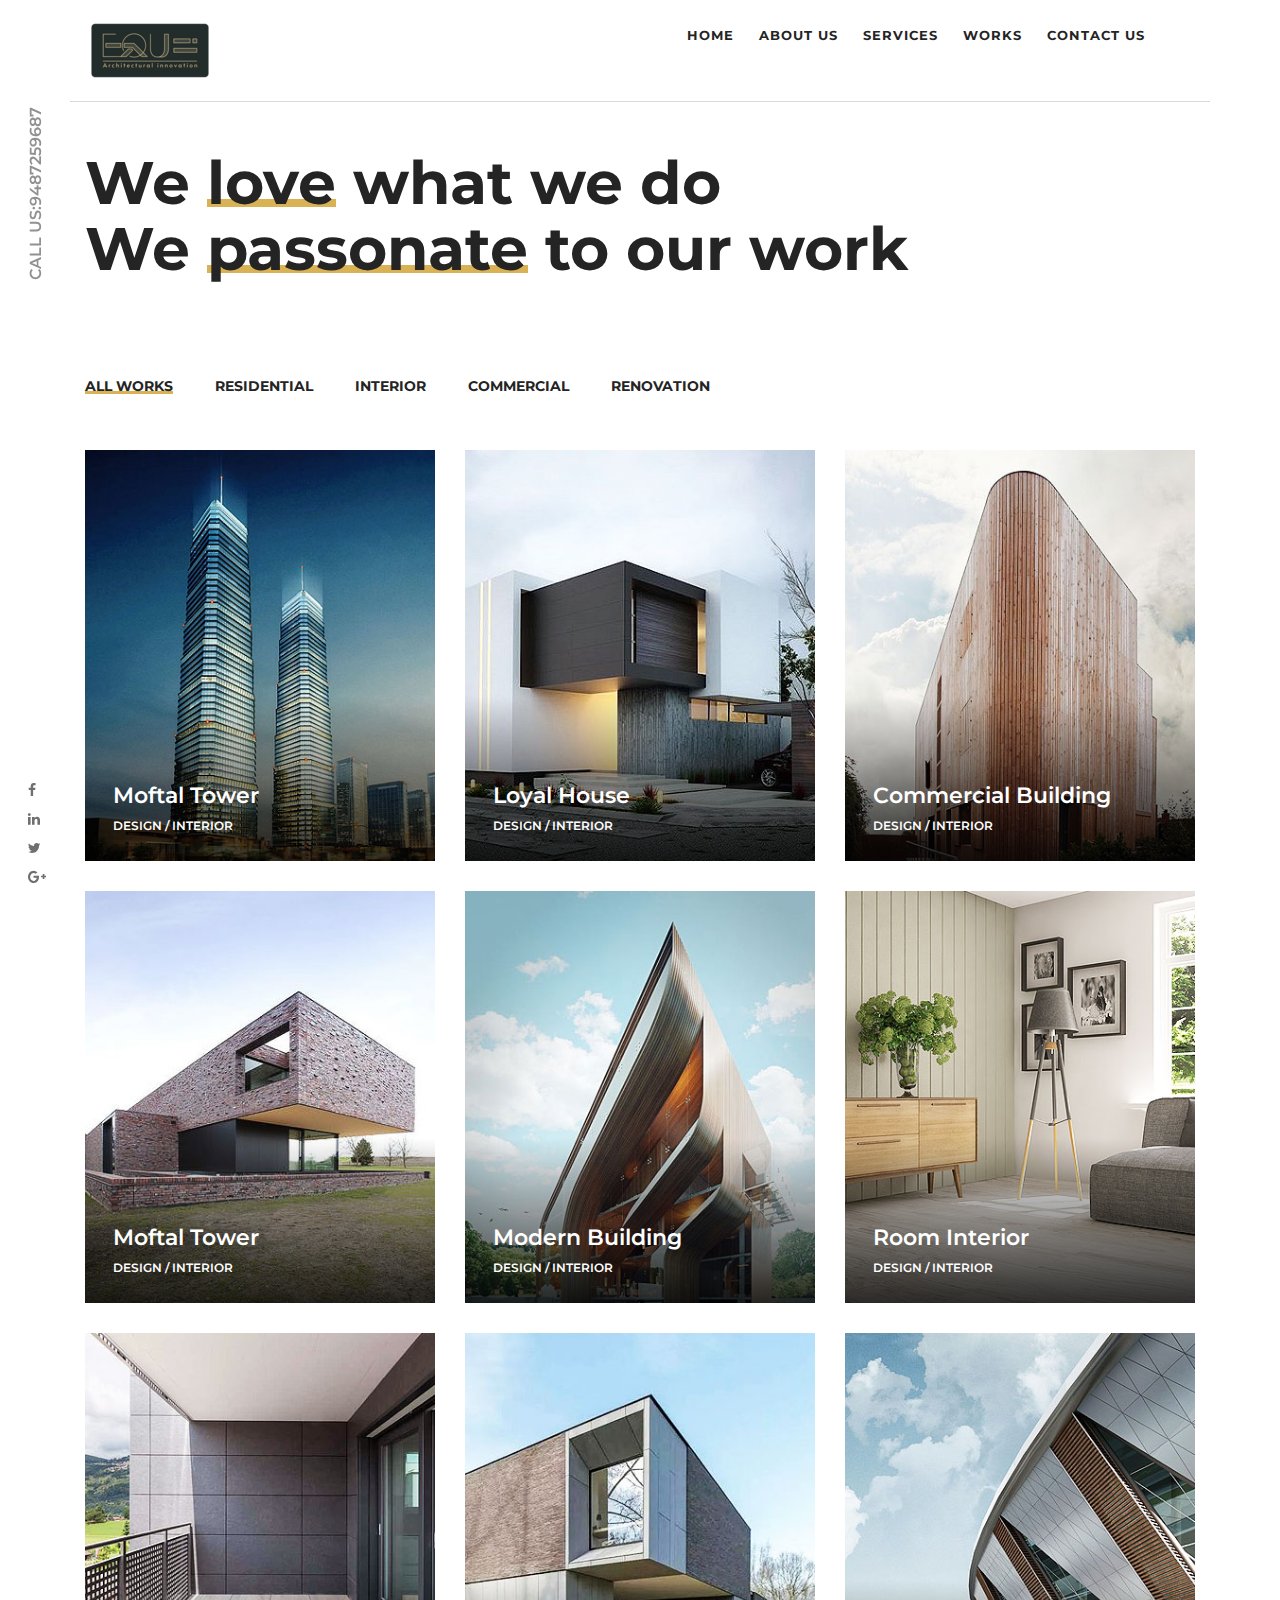
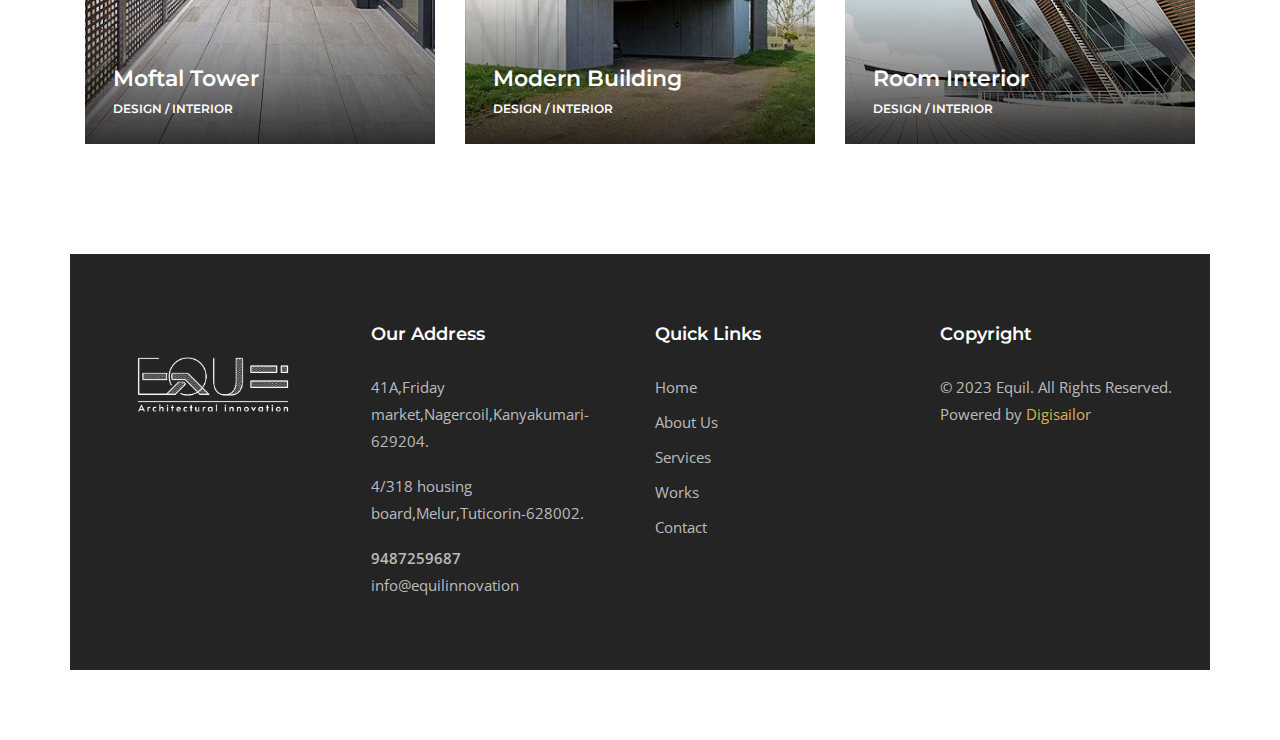
<file: public/portfolio-classic.html>
<!DOCTYPE html>
<html>
<head>
<meta charset="utf-8">
<title>Modrox  Architecture and Interior Design HTML Template | Portfolio Classic</title>
<!-- Stylesheets -->
<link href="css/bootstrap.css" rel="stylesheet">
<link href="css/style.css" rel="stylesheet">
<link href="css/responsive.css" rel="stylesheet">


<!--Color Switcher Mockup-->
<link href="css/color-switcher-design.css" rel="stylesheet">

<!--Color Themes-->
<link id="theme-color-file" href="css/color-themes/default-theme.css" rel="stylesheet">

<link rel="shortcut icon" href="images/favicon.png" type="image/x-icon">
<link rel="icon" href="images/favicon.png" type="image/x-icon">
<!-- Responsive -->
<meta http-equiv="X-UA-Compatible" content="IE=edge">
<meta name="viewport" content="width=device-width, initial-scale=1.0, maximum-scale=1.0, user-scalable=0">
<!--[if lt IE 9]><script src="https://cdnjs.cloudflare.com/ajax/libs/html5shiv/3.7.3/html5shiv.js"></script><![endif]-->
<!--[if lt IE 9]><script src="js/respond.js"></script><![endif]-->
</head>

<body>

<div class="page-wrapper">
 	
    <!-- Preloader -->
    <div class="preloader"></div>
 	
    <!--Header Span-->
    <div class="header-span"></div>

    <!-- Main Header-->
    <header class="main-header">
    
    	<!-- Main Box -->
    	<div class="main-box">
            <div class="outer-container clearfix">
                <!--Logo Box-->
                <div class="logo-box">
                    <div class="logo"><a href="index.html"><img src="images/Equil Final Logo-02.png" alt=""></a></div>
                </div>
                
                <!--Nav Outer-->
                <div class="nav-outer clearfix">
                
                    <!-- Main Menu -->
                    <nav class="main-menu">
                        <div class="navbar-header">
                            <!-- Toggle Button -->    	
                            <button type="button" class="navbar-toggle" data-toggle="collapse" data-target=".navbar-collapse">
                                <span class="icon-bar"></span>
                                <span class="icon-bar"></span>
                                <span class="icon-bar"></span>
                            </button>
                        </div>
                        
                        <div class="navbar-collapse collapse clearfix">
                            <ul class="navigation clearfix">
                                <li class=""><a href="index.html">Home</a>
                                    <ul>
                                        <li><a href="index1.html">Home 1</a></li>
                                        <li><a href="index-2.html">Home 2</a></li>
                                        <li><a href="index-3.html">Home 3</a></li>
                                        <li><a href="index-4.html">Home 4</a></li>
                                        <li><a href="index-5.html">Home 5</a></li>
                                        <li><a href="index-6.html">Home 6</a></li>
                                        <li><a href="index.html">Home 7</a></li>
                                        <li><a href="index-8.html">Home 8</a></li>
                                    </ul>
                                </li>
                                <li class=""><a href="about-us.html">About Us</a>
                                    <ul>
                                        <li><a href="about-us.html">About Us</a></li>
                                        <li><a href="about-me.html">About Me</a></li>
                                    </ul>
                                </li>
                                <li><a href="services.html">Services</a></li>
                                <li class=""><a href="portfolio-classic.html">Works</a>
                                    <ul>
                                        <li><a href="portfolio-list.html">Portfolio List Style</a></li>
                                        <li><a href="portfolio-classic.html">Portfolio Classic</a></li>
                                        <li><a href="portfolio-fullwidth.html">Portfolio full width</a></li>
                                        <li><a href="portfolio-detail.html">Project Details</a></li>
                                    </ul>
                                </li>
                                <!-- <li class="dropdown"><a href="#">Pages</a>
                                    <ul>
                                        <li><a href="comming-soon.html">Comming Soon page</a></li>
                                        <li><a href="faq.html">Faq</a></li>
                                        <li><a href="team.html">Team</a></li>
                                        <li><a href="testimonial.html">Testimonial</a></li>
                                    </ul>
                                </li> -->
                                <!-- <li class="dropdown"><a href="#">Blog</a>
                                    <ul>
                                        <li><a href="blog-sidebar.html">Blog width sidebar</a></li>
                                        <li><a href="blog-column.html">Blog 2 column</a></li>
                                        <li><a href="blog-detail.html">Blog Details</a></li>
                                    </ul>
                                </li> -->
                                <!-- <li class="dropdown"><a href="#">Shop</a>
                                    <ul>
                                        <li><a href="shop.html">Shop</a></li>
                                        <li><a href="shoping-cart.html">Cart</a></li>
                                        <li><a href="checkout.html">Checkout</a></li>
                                        <li><a href="shop-detail.html">Product Detail</a></li>
                                    </ul>
                                </li> -->
                                <li><a href="contact.html">Contact us</a></li>
                             </ul>
                        </div>
                        
                    </nav>
                    <!-- Main Menu End-->
                    
                    <!--Search Box-->
                    <!-- <div class="search-box-outer">
                        <div class="dropdown">
                            <button class="search-box-btn dropdown-toggle" type="button" id="dropdownMenu3" data-toggle="dropdown" aria-haspopup="true" aria-expanded="false"><span class="fa fa-search"></span></button>
                            <ul class="dropdown-menu pull-right search-panel" aria-labelledby="dropdownMenu3">
                                <li class="panel-outer">
                                    <div class="form-container">
                                        <form method="post" action="blog.html">
                                            <div class="form-group">
                                                <input type="search" name="field-name" value="" placeholder="Search Here" required>
                                                <button type="submit" class="search-btn"><span class="fa fa-search"></span></button>
                                            </div>
                                        </form>
                                    </div>
                                </li>
                            </ul>
                        </div>
                    </div> -->
                    <!--End Search Box-->
                    
                </div>
                <!--Nav Outer End-->
                
            </div>
        </div>
    
    </header>
    <!--End Main Header -->
    
	<!--Left Fixed Info Bar-->
    <div class="left-info-bar">
		<div class="number">CALL US:9487259687</div>
		<ul class="social-icon-one">
			<li><a href="#"><span class="fa fa-facebook"></span></a></li>
			<li><a href="#"><span class="fa fa-linkedin"></span></a></li>
			<li><a href="#"><span class="fa fa-twitter"></span></a></li>
			<li><a href="#"><span class="fa fa-google-plus"></span></a></li>
		</ul>
	</div>
	
    <!--Gallery Section Two-->
    <section class="gallery-section-two">
    	<div class="auto-container">
        	<div class="project-title">
                <h2>We <span>love</span> what we do <br> We <span>passonate</span> to our work</h2>
            </div>	
            <!--MixitUp Galery-->
            <div class="mixitup-gallery">
                
                <!--Filter-->
                <div class="filters clearfix">
                	
                	<ul class="filter-tabs filter-btns clearfix">
                        <li class="active filter" data-role="button" data-filter="all">ALL WORKS</li>
                        <li class="filter" data-role="button" data-filter=".house">Residential</li>
                        <li class="filter" data-role="button" data-filter=".apartment">Interior</li>
                        <li class="filter" data-role="button" data-filter=".modeling">Commercial</li>
                        <li class="filter" data-role="button" data-filter=".architecture">Renovation</li>
                        <!-- <li class="filter" data-role="button" data-filter=".design">INTERIOR DESIGN</li> -->
                    </ul>
                    
                </div>
                
                <div class="filter-list row clearfix">
                	
                    <!--Gallery Block Two-->
                    <div class="gallery-block-two mix all apartment col-lg-4 col-md-4 col-sm-6 col-xs-12">
                        <div class="inner-box">
                            <div class="image">
                                <a><img src="images/gallery/33.jpg" alt="" /></a>
                                <div class="overlay-box">
                                    <div class="content-box">
                                        <div class="content">
                                            <h3><a>Moftal Tower</a></h3>
                                            <div class="designation">design / interior</div>
                                        </div>
                                    </div>
                                </div>
                            </div>
                        </div>
                    </div>
                    
                    <!--Gallery Block Two-->
                    <div class="gallery-block-two mix all apartment col-lg-4 col-md-4 col-sm-6 col-xs-12">
                        <div class="inner-box">
                            <div class="image">
                                <a><img src="images/gallery/34.jpg" alt="" /></a>
                                <div class="overlay-box">
                                    <div class="content-box">
                                        <div class="content">
                                            <h3><a>Loyal House</a></h3>
                                            <div class="designation">design / interior</div>
                                        </div>
                                    </div>
                                </div>
                            </div>
                        </div>
                    </div>
                    
                    <!--Gallery Block Two-->
                    <div class="gallery-block-two mix all modeling design col-lg-4 col-md-4 col-sm-6 col-xs-12">
                        <div class="inner-box">
                            <div class="image">
                                <a><img src="images/gallery/35.jpg" alt="" /></a>
                                <div class="overlay-box">
                                    <div class="content-box">
                                        <div class="content">
                                            <h3><a>Commercial Building</a></h3>
                                            <div class="designation">design / interior</div>
                                        </div>
                                    </div>
                                </div>
                            </div>
                        </div>
                    </div>
                    
                    <!--Gallery Block Two-->
                    <div class="gallery-block-two mix all apartment modeling col-lg-4 col-md-4 col-sm-6 col-xs-12">
                        <div class="inner-box">
                            <div class="image">
                                <a><img src="images/gallery/36.jpg" alt="" /></a>
                                <div class="overlay-box">
                                    <div class="content-box">
                                        <div class="content">
                                            <h3><a>Moftal Tower</a></h3>
                                            <div class="designation">design / interior</div>
                                        </div>
                                    </div>
                                </div>
                            </div>
                        </div>
                    </div>
                    
                    <!--Gallery Block Two-->
                    <div class="gallery-block-two mix all apartment architecture col-lg-4 col-md-4 col-sm-6 col-xs-12">
                        <div class="inner-box">
                            <div class="image">
                                <a><img src="images/gallery/37.jpg" alt="" /></a>
                                <div class="overlay-box">
                                    <div class="content-box">
                                        <div class="content">
                                            <h3><a>Modern Building</a></h3>
                                            <div class="designation">design / interior</div>
                                        </div>
                                    </div>
                                </div>
                            </div>
                        </div>
                    </div>
                    
                    <!--Gallery Block Two-->
                    <div class="gallery-block-two mix all modeling col-lg-4 col-md-4 col-sm-6 col-xs-12">
                        <div class="inner-box">
                            <div class="image">
                                <a><img src="images/gallery/38.jpg" alt="" /></a>
                                <div class="overlay-box">
                                    <div class="content-box">
                                        <div class="content">
                                            <h3><a>Room Interior</a></h3>
                                            <div class="designation">design / interior</div>
                                        </div>
                                    </div>
                                </div>
                            </div>
                        </div>
                    </div>
                    
                    <!--Gallery Block Two-->
                    <div class="gallery-block-two mix all apartment modeling col-lg-4 col-md-4 col-sm-6 col-xs-12">
                        <div class="inner-box">
                            <div class="image">
                                <a><img src="images/gallery/39.jpg" alt="" /></a>
                                <div class="overlay-box">
                                    <div class="content-box">
                                        <div class="content">
                                            <h3><a>Moftal Tower</a></h3>
                                            <div class="designation">design / interior</div>
                                        </div>
                                    </div>
                                </div>
                            </div>
                        </div>
                    </div>
                    
                    <!--Gallery Block Two-->
                    <div class="gallery-block-two mix all house design col-lg-4 col-md-4 col-sm-6 col-xs-12">
                        <div class="inner-box">
                            <div class="image">
                                <a><img src="images/gallery/40.jpg" alt="" /></a>
                                <div class="overlay-box">
                                    <div class="content-box">
                                        <div class="content">
                                            <h3><a>Modern Building</a></h3>
                                            <div class="designation">design / interior</div>
                                        </div>
                                    </div>
                                </div>
                            </div>
                        </div>
                    </div>
                    
                    
                    <!--Gallery Block Two-->
                    <div class="gallery-block-two mix all house col-lg-4 col-md-4 col-sm-6 col-xs-12">
                        <div class="inner-box">
                            <div class="image">
                                <a><img src="images/gallery/41.jpg" alt="" /></a>
                                <div class="overlay-box">
                                    <div class="content-box">
                                        <div class="content">
                                            <h3><a>Room Interior</a></h3>
                                            <div class="designation">design / interior</div>
                                        </div>
                                    </div>
                                </div>
                            </div>
                        </div>
                    </div>
                    
                </div>
                
            </div>
        </div>
    </section>
    
    <!--Main Footer-->
    <footer class="main-footer">
		<div class="auto-container">
        	<!--Widgets Section-->
            <div class="widgets-section">
            	<div class="row clearfix">
                	
                    <!--big column-->
                    <div class="big-column col-md-6 col-sm-12 col-xs-12">
                        <div class="row clearfix">
                        
                            <!--Footer Column-->
                            <div class="footer-column col-md-6 col-sm-6 col-xs-12">
                                <div class="footer-widget logo-widget">
                                    <div class="logo">
                                        <a href="index1.html"><img src="images/Equil Final Logo-02 (1) copy (1).png" alt="" /></a>
                                    </div>
                                </div>
                            </div>
                            
                            <!--Footer Column-->
                            <div class="footer-column col-md-6 col-sm-6 col-xs-12">
                                <div class="footer-widget address-widget">
									<h2>Our Address</h2>
                                    <ul>
                                    	<li>41A,Friday market,Nagercoil,Kanyakumari-629204.</li>
                                        <li>4/318 housing board,Melur,Tuticorin-628002.</li>
                                        <li><strong>9487259687</strong> <br>info@equilinnovation</li>
                                    </ul>
                                </div>
                            </div>
                            
                        </div>
                    </div>
                    
                    <!--big column-->
                    <div class="big-column col-md-6 col-sm-12 col-xs-12">
                        <div class="row clearfix">
                        
                            <!--Footer Column-->
                            <div class="footer-column col-md-6 col-sm-6 col-xs-12">
                                <div class="footer-widget links-widget">
                                	<h2>Quick Links</h2>
                                	<ul>
                                    	<li><a href="index.html">Home</a></li>
                                        <li><a href="about-us.html">About Us</a></li>
                                        <li><a href="services.html">Services</a></li>
                                        <li><a href="portfolio-classic.html">Works</a></li>
                                        <li><a href="contact.html">Contact</a></li>
                                    </ul>
                                </div>
                            </div>
                            
                            <!--Footer Column-->
                            <div class="footer-column col-md-6 col-sm-6 col-xs-12">
                                <div class="footer-widget links-widget">
                                	<h2>Copyright</h2>
                                    <div class="copyright">&copy; 2023 Equil. All Rights Reserved. Powered by <a href="https://www.digisailor.com/" target="_blank"> Digisailor</div>
                                    <!-- <a href="#" class="purchased">Purchase now</a> -->
                                </div>
                            </div>
                        </div>
                    </div>
                    
                </div>
            </div>
        </div>
    </footer>
    <!--Main Footer-->
     
</div>
<!--End pagewrapper-->

<!--Scroll to top-->
<div class="scroll-to-top scroll-to-target" data-target="html"><span class="fa fa-angle-double-up"></span></div>

<!-- Color Palate / Color Switcher -->
<!-- <div class="color-palate">
    <div class="color-trigger">
        <i class="fa fa-gear"></i>
    </div>
    <div class="color-palate-head">
        <h6>Choose Your Color</h6>
    </div>
    <div class="various-color clearfix">
        <div class="colors-list">
            <span class="palate default-color active" data-theme-file="css/color-themes/default-theme.css"></span>
            <span class="palate teal-color" data-theme-file="css/color-themes/teal-theme.css"></span>
            <span class="palate green-color" data-theme-file="css/color-themes/green-theme.css"></span>
            <span class="palate navy-color" data-theme-file="css/color-themes/navy-theme.css"></span>
            <span class="palate blue-color" data-theme-file="css/color-themes/blue-theme.css"></span>
            <span class="palate orange-color" data-theme-file="css/color-themes/orange-theme.css"></span>
            <span class="palate olive-color" data-theme-file="css/color-themes/olive-theme.css"></span>
            <span class="palate red-color" data-theme-file="css/color-themes/red-theme.css"></span>
        </div>
    </div>

    <div class="palate-foo">
        <span>You can easily change and switch the colors.</span>
    </div>

</div> -->
<!-- /.End Of Color Palate -->



<script src="js/jquery.js"></script> 
<script src="js/bootstrap.min.js"></script>
<script src="js/jquery.fancybox.js"></script>
<script src="js/owl.js"></script>
<script src="js/wow.js"></script>
<script src="js/appear.js"></script>
<script src="js/mixitup.js"></script>
<script src="js/script.js"></script>

<!--Color Switcher-->
<script src="js/color-settings.js"></script>
</body>
</html>
</file>
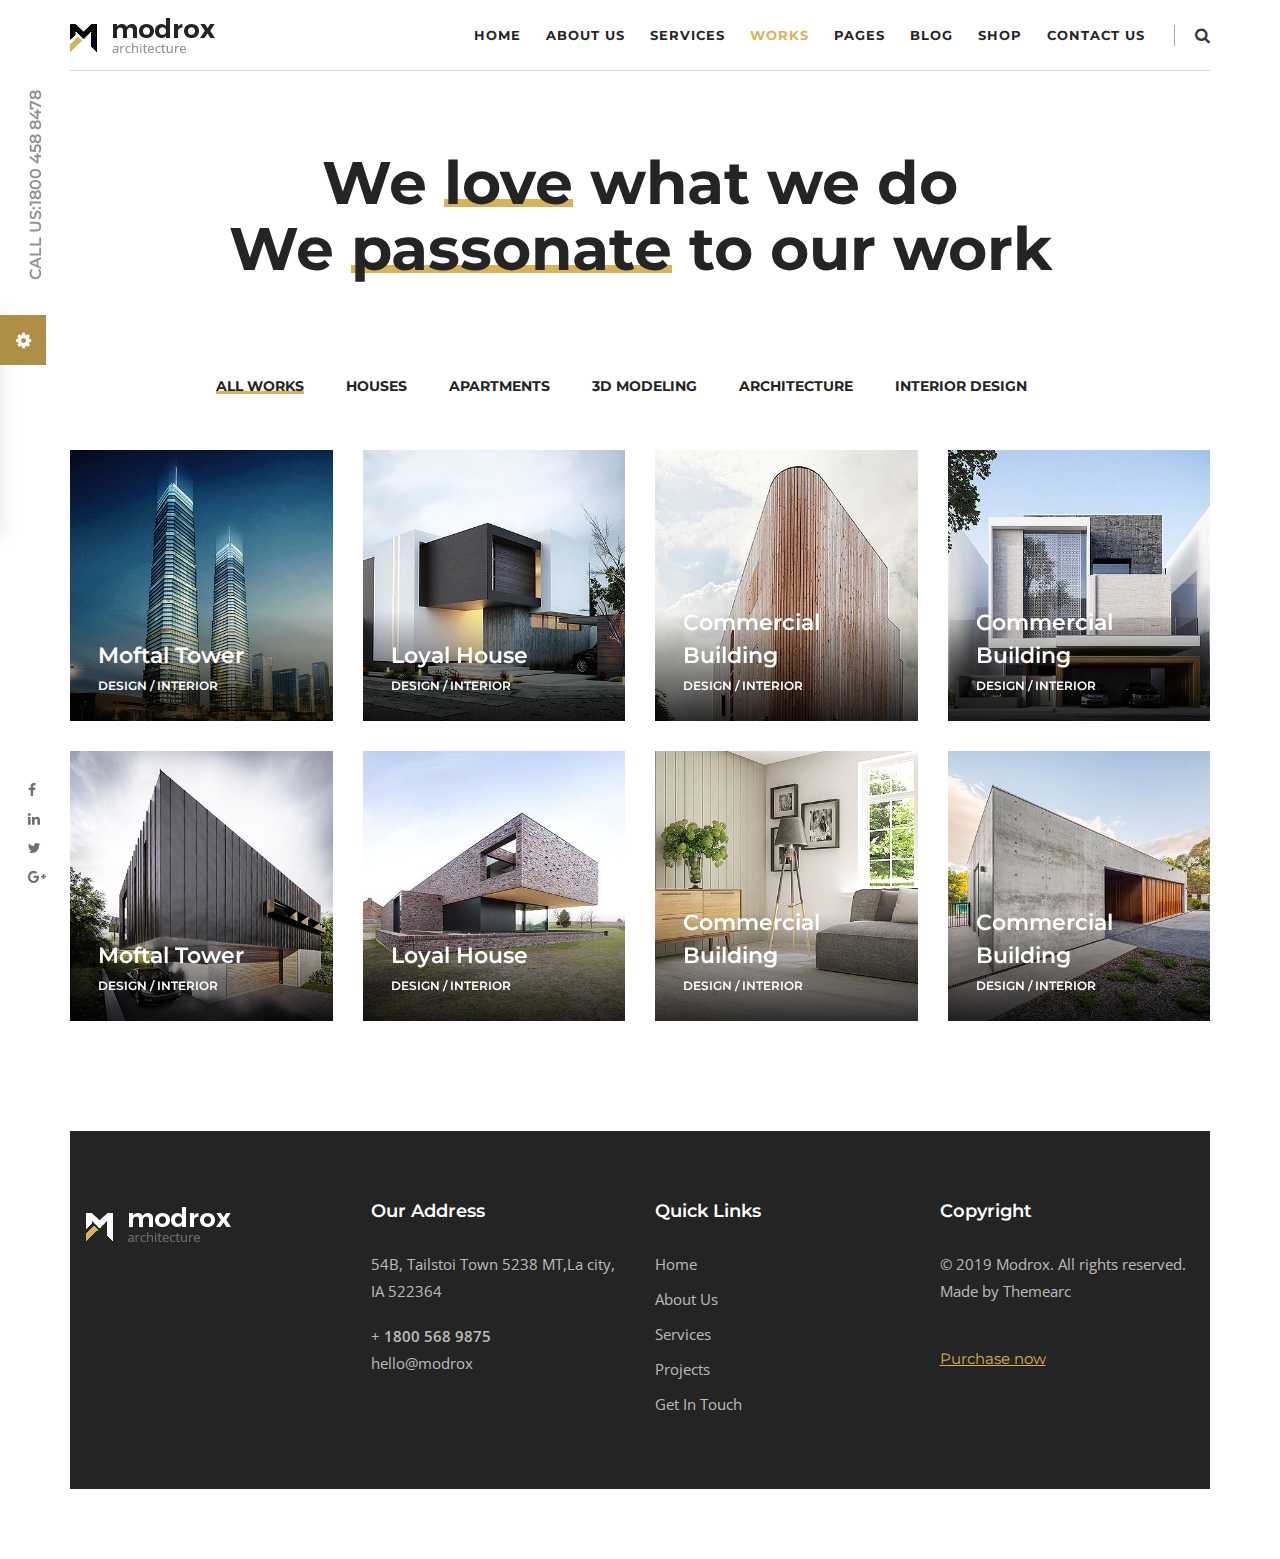
<file: public/portfolio-fullwidth.html>
<!DOCTYPE html>
<html>
<head>
<meta charset="utf-8">
<title>Modrox  Architecture and Interior Design HTML Template | Portfolio FullWidth</title>
<!-- Stylesheets -->
<link href="css/bootstrap.css" rel="stylesheet">
<link href="css/style.css" rel="stylesheet">
<link href="css/responsive.css" rel="stylesheet">


<!--Color Switcher Mockup-->
<link href="css/color-switcher-design.css" rel="stylesheet">

<!--Color Themes-->
<link id="theme-color-file" href="css/color-themes/default-theme.css" rel="stylesheet">

<link rel="shortcut icon" href="images/favicon.png" type="image/x-icon">
<link rel="icon" href="images/favicon.png" type="image/x-icon">
<!-- Responsive -->
<meta http-equiv="X-UA-Compatible" content="IE=edge">
<meta name="viewport" content="width=device-width, initial-scale=1.0, maximum-scale=1.0, user-scalable=0">
<!--[if lt IE 9]><script src="https://cdnjs.cloudflare.com/ajax/libs/html5shiv/3.7.3/html5shiv.js"></script><![endif]-->
<!--[if lt IE 9]><script src="js/respond.js"></script><![endif]-->
</head>

<body>

<div class="page-wrapper">
 	
    <!-- Preloader -->
    <div class="preloader"></div>
 	
    <!--Header Span-->
    <div class="header-span"></div>

    <!-- Main Header-->
    <header class="main-header">
    
    	<!-- Main Box -->
    	<div class="main-box">
            <div class="outer-container clearfix">
                <!--Logo Box-->
                <div class="logo-box">
                    <div class="logo"><a href="index.html"><img src="images/logo.png" alt=""></a></div>
                </div>
                
                <!--Nav Outer-->
                <div class="nav-outer clearfix">
                
                    <!-- Main Menu -->
                    <nav class="main-menu">
                        <div class="navbar-header">
                            <!-- Toggle Button -->    	
                            <button type="button" class="navbar-toggle" data-toggle="collapse" data-target=".navbar-collapse">
                                <span class="icon-bar"></span>
                                <span class="icon-bar"></span>
                                <span class="icon-bar"></span>
                            </button>
                        </div>
                        
                        <div class="navbar-collapse collapse clearfix">
                            <ul class="navigation clearfix">
                                <li class="dropdown"><a href="#">Home</a>
                                    <ul>
                                        <li><a href="index.html">Home 1</a></li>
                                        <li><a href="index-2.html">Home 2</a></li>
                                        <li><a href="index-3.html">Home 3</a></li>
                                        <li><a href="index-4.html">Home 4</a></li>
                                        <li><a href="index-5.html">Home 5</a></li>
                                        <li><a href="index-6.html">Home 6</a></li>
                                        <li><a href="index-7.html">Home 7</a></li>
                                        <li><a href="index-8.html">Home 8</a></li>
                                    </ul>
                                </li>
                                <li class="dropdown"><a href="#">About Us</a>
                                    <ul>
                                        <li><a href="about-us.html">About Us</a></li>
                                        <li><a href="about-me.html">About Me</a></li>
                                    </ul>
                                </li>
                                <li><a href="services.html">Services</a></li>
                                <li class="current dropdown"><a href="#">Works</a>
                                    <ul>
                                        <li><a href="portfolio-list.html">Portfolio List Style</a></li>
                                        <li><a href="portfolio-classic.html">Portfolio Classic</a></li>
                                        <li><a href="portfolio-fullwidth.html">Portfolio full width</a></li>
                                        <li><a href="portfolio-detail.html">Project Details</a></li>
                                    </ul>
                                </li>
                                <li class="dropdown"><a href="#">Pages</a>
                                    <ul>
                                        <li><a href="comming-soon.html">Comming Soon page</a></li>
                                        <li><a href="faq.html">Faq</a></li>
                                        <li><a href="team.html">Team</a></li>
                                        <li><a href="testimonial.html">Testimonial</a></li>
                                    </ul>
                                </li>
                                <li class="dropdown"><a href="#">Blog</a>
                                    <ul>
                                        <li><a href="blog-sidebar.html">Blog width sidebar</a></li>
                                        <li><a href="blog-column.html">Blog 2 column</a></li>
                                        <li><a href="blog-detail.html">Blog Details</a></li>
                                    </ul>
                                </li>
                                <li class="dropdown"><a href="#">Shop</a>
                                    <ul>
                                        <li><a href="shop.html">Shop</a></li>
                                        <li><a href="shoping-cart.html">Cart</a></li>
                                        <li><a href="checkout.html">Checkout</a></li>
                                        <li><a href="shop-detail.html">Product Detail</a></li>
                                    </ul>
                                </li>
                                <li><a href="contact.html">Contact us</a></li>
                             </ul>
                        </div>
                        
                    </nav>
                    <!-- Main Menu End-->
                    
                    <!--Search Box-->
                    <div class="search-box-outer">
                        <div class="dropdown">
                            <button class="search-box-btn dropdown-toggle" type="button" id="dropdownMenu3" data-toggle="dropdown" aria-haspopup="true" aria-expanded="false"><span class="fa fa-search"></span></button>
                            <ul class="dropdown-menu pull-right search-panel" aria-labelledby="dropdownMenu3">
                                <li class="panel-outer">
                                    <div class="form-container">
                                        <form method="post" action="blog.html">
                                            <div class="form-group">
                                                <input type="search" name="field-name" value="" placeholder="Search Here" required>
                                                <button type="submit" class="search-btn"><span class="fa fa-search"></span></button>
                                            </div>
                                        </form>
                                    </div>
                                </li>
                            </ul>
                        </div>
                    </div>
                    <!--End Search Box-->
                    
                </div>
                <!--Nav Outer End-->
                
            </div>
        </div>
    
    </header>
    <!--End Main Header -->
	
	<!--Left Fixed Info Bar-->
    <div class="left-info-bar">
		<div class="number">CALL US:1800 458 8478</div>
		<ul class="social-icon-one">
			<li><a href="#"><span class="fa fa-facebook"></span></a></li>
			<li><a href="#"><span class="fa fa-linkedin"></span></a></li>
			<li><a href="#"><span class="fa fa-twitter"></span></a></li>
			<li><a href="#"><span class="fa fa-google-plus"></span></a></li>
		</ul>
	</div>
	
    <!--Gallery Section Two-->
    <section class="gallery-section-two">
    	<div class="auto-container">
        	<div class="project-title text-center">
                <h2>We <span>love</span> what we do <br> We <span>passonate</span> to our work</h2>
            </div>	
        </div>
        <!--MixitUp Galery-->
        <div class="mixitup-gallery">
            
            <!--Filter-->
            <div class="filters text-center clearfix">
                
                <ul class="filter-tabs filter-btns clearfix">
                    <li class="active filter" data-role="button" data-filter="all">ALL WORKS</li>
                    <li class="filter" data-role="button" data-filter=".house">HOUSES</li>
                    <li class="filter" data-role="button" data-filter=".apartment">APARTMENTS</li>
                    <li class="filter" data-role="button" data-filter=".modeling">3D MODELING</li>
                    <li class="filter" data-role="button" data-filter=".architecture">ARCHITECTURE</li>
                    <li class="filter" data-role="button" data-filter=".design">INTERIOR DESIGN</li>
                </ul>
                
            </div>
            
            <div class="filter-list row clearfix">
                
                <!--Gallery Block Two-->
                <div class="gallery-block-two mix all apartment col-lg-3 col-md-4 col-sm-6 col-xs-12">
                    <div class="inner-box">
                        <div class="image">
                            <a href="portfolio-detail.html"><img src="images/gallery/42.jpg" alt="" /></a>
                            <div class="overlay-box">
                                <div class="content-box">
                                    <div class="content">
                                        <h3><a href="portfolio-detail.html">Moftal Tower</a></h3>
                                        <div class="designation">design / interior</div>
                                    </div>
                                </div>
                            </div>
                        </div>
                    </div>
                </div>
                
                <!--Gallery Block Two-->
                <div class="gallery-block-two mix all apartment col-lg-3 col-md-4 col-sm-6 col-xs-12">
                    <div class="inner-box">
                        <div class="image">
                            <a href="portfolio-detail.html"><img src="images/gallery/43.jpg" alt="" /></a>
                            <div class="overlay-box">
                                <div class="content-box">
                                    <div class="content">
                                        <h3><a href="portfolio-detail.html">Loyal House</a></h3>
                                        <div class="designation">design / interior</div>
                                    </div>
                                </div>
                            </div>
                        </div>
                    </div>
                </div>
                
                <!--Gallery Block Two-->
                <div class="gallery-block-two mix all modeling design col-lg-3 col-md-4 col-sm-6 col-xs-12">
                    <div class="inner-box">
                        <div class="image">
                            <a href="portfolio-detail.html"><img src="images/gallery/44.jpg" alt="" /></a>
                            <div class="overlay-box">
                                <div class="content-box">
                                    <div class="content">
                                        <h3><a href="portfolio-detail.html">Commercial Building</a></h3>
                                        <div class="designation">design / interior</div>
                                    </div>
                                </div>
                            </div>
                        </div>
                    </div>
                </div>
                
                <!--Gallery Block Two-->
                <div class="gallery-block-two mix all apartment modeling col-lg-3 col-md-4 col-sm-6 col-xs-12">
                    <div class="inner-box">
                        <div class="image">
                            <a href="portfolio-detail.html"><img src="images/gallery/45.jpg" alt="" /></a>
                            <div class="overlay-box">
                                <div class="content-box">
                                    <div class="content">
                                        <h3><a href="portfolio-detail.html">Commercial Building</a></h3>
                                        <div class="designation">design / interior</div>
                                    </div>
                                </div>
                            </div>
                        </div>
                    </div>
                </div>
                
                <!--Gallery Block Two-->
                <div class="gallery-block-two mix all apartment architecture col-lg-3 col-md-4 col-sm-6 col-xs-12">
                    <div class="inner-box">
                        <div class="image">
                            <a href="portfolio-detail.html"><img src="images/gallery/46.jpg" alt="" /></a>
                            <div class="overlay-box">
                                <div class="content-box">
                                    <div class="content">
                                        <h3><a href="portfolio-detail.html">Moftal Tower</a></h3>
                                        <div class="designation">design / interior</div>
                                    </div>
                                </div>
                            </div>
                        </div>
                    </div>
                </div>
                
                <!--Gallery Block Two-->
                <div class="gallery-block-two mix all modeling col-lg-3 col-md-4 col-sm-6 col-xs-12">
                    <div class="inner-box">
                        <div class="image">
                            <a href="portfolio-detail.html"><img src="images/gallery/47.jpg" alt="" /></a>
                            <div class="overlay-box">
                                <div class="content-box">
                                    <div class="content">
                                        <h3><a href="portfolio-detail.html">Loyal House</a></h3>
                                        <div class="designation">design / interior</div>
                                    </div>
                                </div>
                            </div>
                        </div>
                    </div>
                </div>
                
                <!--Gallery Block Two-->
                <div class="gallery-block-two mix all apartment modeling col-lg-3 col-md-4 col-sm-6 col-xs-12">
                    <div class="inner-box">
                        <div class="image">
                            <a href="portfolio-detail.html"><img src="images/gallery/48.jpg" alt="" /></a>
                            <div class="overlay-box">
                                <div class="content-box">
                                    <div class="content">
                                        <h3><a href="portfolio-detail.html">Commercial Building</a></h3>
                                        <div class="designation">design / interior</div>
                                    </div>
                                </div>
                            </div>
                        </div>
                    </div>
                </div>
                
                <!--Gallery Block Two-->
                <div class="gallery-block-two mix all house design col-lg-3 col-md-4 col-sm-6 col-xs-12">
                    <div class="inner-box">
                        <div class="image">
                            <a href="portfolio-detail.html"><img src="images/gallery/49.jpg" alt="" /></a>
                            <div class="overlay-box">
                                <div class="content-box">
                                    <div class="content">
                                        <h3><a href="portfolio-detail.html">Commercial Building</a></h3>
                                        <div class="designation">design / interior</div>
                                    </div>
                                </div>
                            </div>
                        </div>
                    </div>
                </div>
                
                
                
            </div>
            
        </div>
        
    </section>
    
    <!--Main Footer-->
    <footer class="main-footer">
		<div class="auto-container">
        	<!--Widgets Section-->
            <div class="widgets-section">
            	<div class="row clearfix">
                	
                    <!--big column-->
                    <div class="big-column col-md-6 col-sm-12 col-xs-12">
                        <div class="row clearfix">
                        
                            <!--Footer Column-->
                            <div class="footer-column col-md-6 col-sm-6 col-xs-12">
                                <div class="footer-widget logo-widget">
                                    <div class="logo">
                                        <a href="index.html"><img src="images/footer-logo.png" alt="" /></a>
                                    </div>
                                </div>
                            </div>
                            
                            <!--Footer Column-->
                            <div class="footer-column col-md-6 col-sm-6 col-xs-12">
                                <div class="footer-widget address-widget">
									<h2>Our Address</h2>
                                    <ul>
                                    	<li>54B, Tailstoi Town 5238 MT,La city, IA 522364</li>
                                        <li>+ <strong>1800 568 9875</strong> <br> hello@modrox</li>
                                    </ul>
                                </div>
                            </div>
                            
                        </div>
                    </div>
                    
                    <!--big column-->
                    <div class="big-column col-md-6 col-sm-12 col-xs-12">
                        <div class="row clearfix">
                        
                            <!--Footer Column-->
                            <div class="footer-column col-md-6 col-sm-6 col-xs-12">
                                <div class="footer-widget links-widget">
                                	<h2>Quick Links</h2>
                                	<ul>
                                    	<li><a href="#">Home</a></li>
                                        <li><a href="#">About Us</a></li>
                                        <li><a href="#">Services</a></li>
                                        <li><a href="#">Projects</a></li>
                                        <li><a href="#">Get In Touch</a></li>
                                    </ul>
                                </div>
                            </div>
                            
                            <!--Footer Column-->
                            <div class="footer-column col-md-6 col-sm-6 col-xs-12">
                                <div class="footer-widget links-widget">
                                	<h2>Copyright</h2>
                                    <div class="copyright">&copy; 2019 Modrox. All rights reserved. Made by Themearc</div>
                                    <a href="#" class="purchased">Purchase now</a>
                                </div>
                            </div>
                            
                        </div>
                    </div>
                    
                </div>
            </div>
        </div>
    </footer>
    <!--Main Footer-->
     
</div>
<!--End pagewrapper-->

<!--Scroll to top-->
<div class="scroll-to-top scroll-to-target" data-target="html"><span class="fa fa-angle-double-up"></span></div>

<!-- Color Palate / Color Switcher -->
<div class="color-palate">
    <div class="color-trigger">
        <i class="fa fa-gear"></i>
    </div>
    <div class="color-palate-head">
        <h6>Choose Your Color</h6>
    </div>
    <div class="various-color clearfix">
        <div class="colors-list">
            <span class="palate default-color active" data-theme-file="css/color-themes/default-theme.css"></span>
            <span class="palate teal-color" data-theme-file="css/color-themes/teal-theme.css"></span>
            <span class="palate green-color" data-theme-file="css/color-themes/green-theme.css"></span>
            <span class="palate navy-color" data-theme-file="css/color-themes/navy-theme.css"></span>
            <span class="palate blue-color" data-theme-file="css/color-themes/blue-theme.css"></span>
            <span class="palate orange-color" data-theme-file="css/color-themes/orange-theme.css"></span>
            <span class="palate olive-color" data-theme-file="css/color-themes/olive-theme.css"></span>
            <span class="palate red-color" data-theme-file="css/color-themes/red-theme.css"></span>
        </div>
    </div>

    <div class="palate-foo">
        <span>You can easily change and switch the colors.</span>
    </div>

</div>
<!-- /.End Of Color Palate -->



<script src="js/jquery.js"></script> 
<script src="js/bootstrap.min.js"></script>
<script src="js/jquery.fancybox.js"></script>
<script src="js/owl.js"></script>
<script src="js/wow.js"></script>
<script src="js/appear.js"></script>
<script src="js/mixitup.js"></script>
<script src="js/script.js"></script>

<!--Color Switcher-->
<script src="js/color-settings.js"></script>
</body>
</html>
</file>
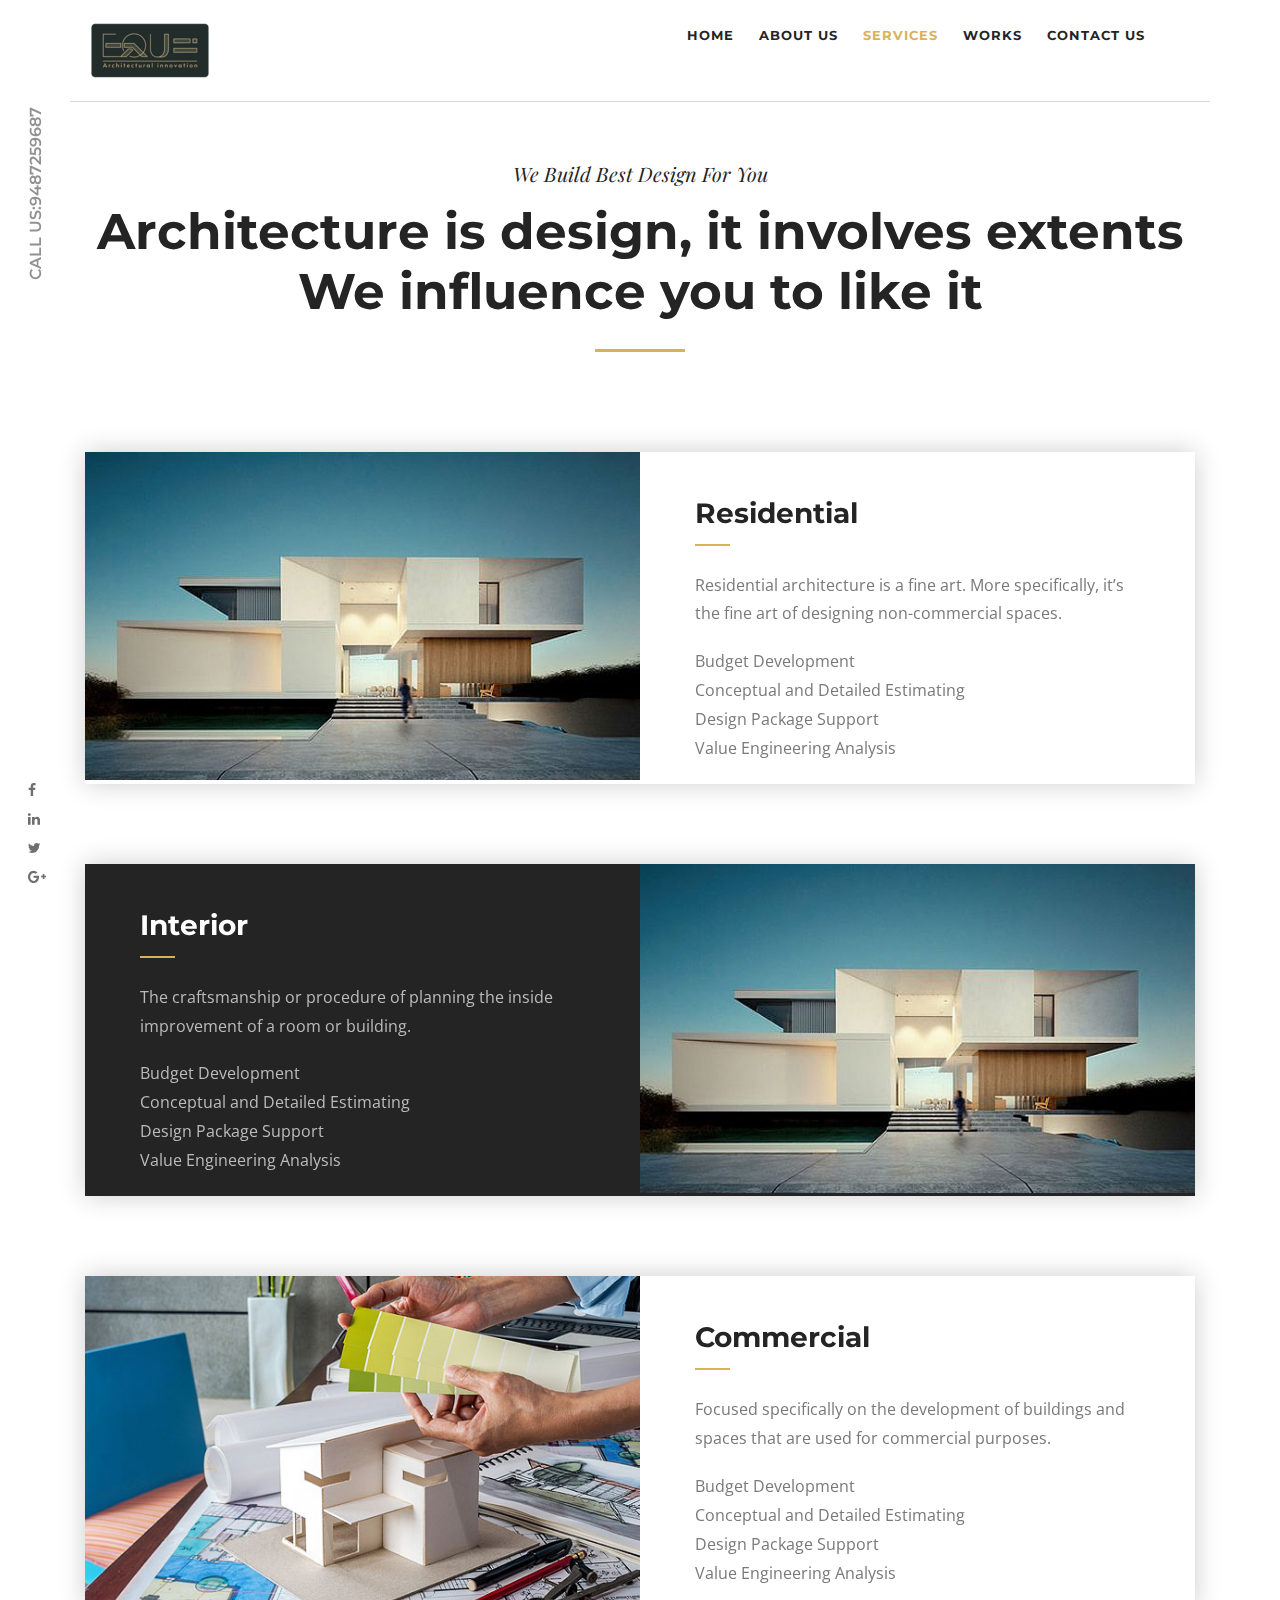
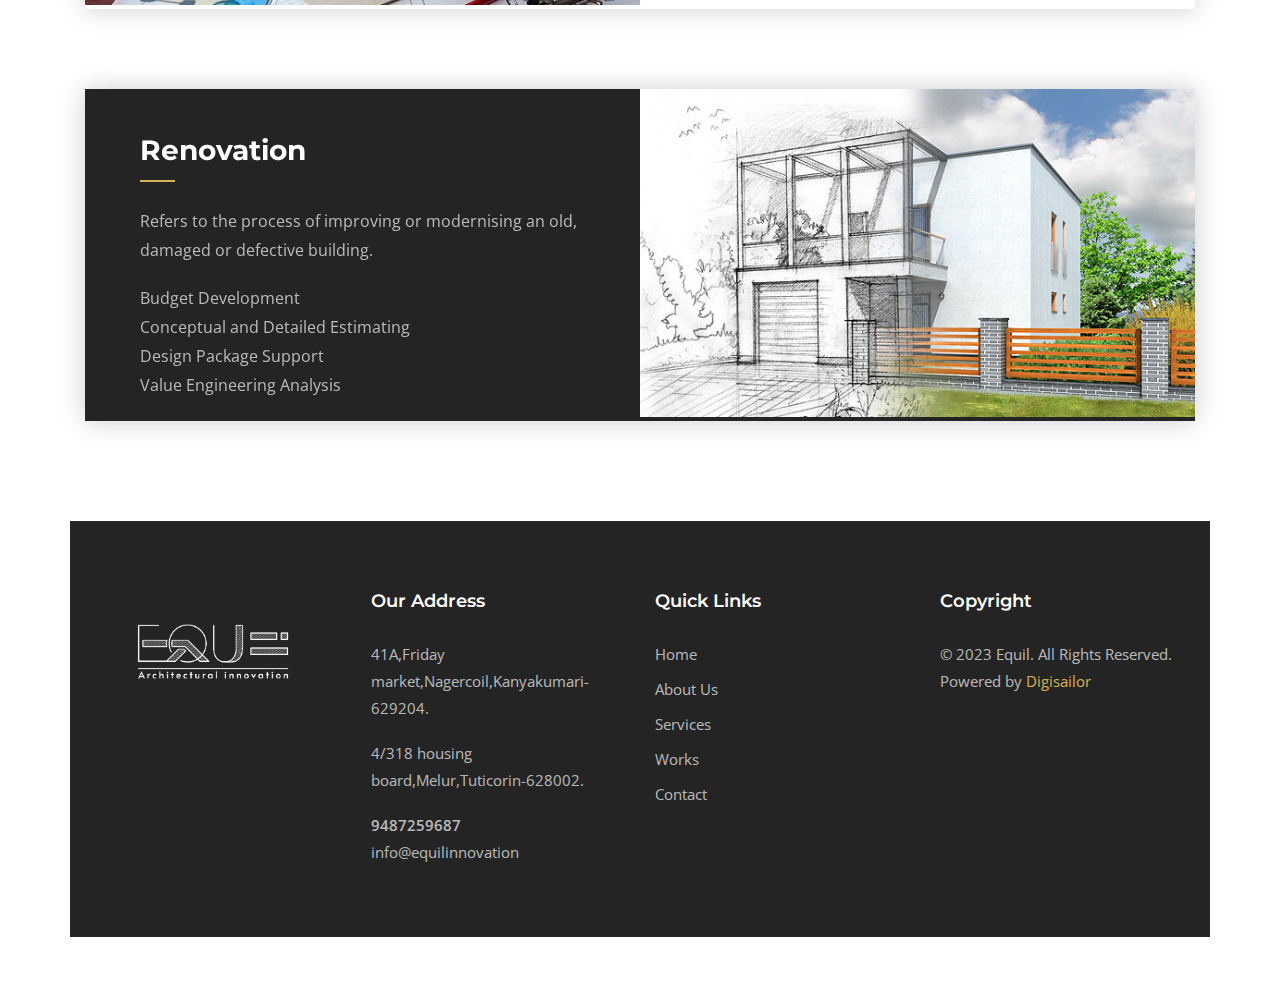
<file: public/services.html>
<!DOCTYPE html>
<html>
<head>
<meta charset="utf-8">
<title>Modrox HTML Template | Services</title>
<!-- Stylesheets -->
<link href="css/bootstrap.css" rel="stylesheet">
<link href="css/style.css" rel="stylesheet">
<link href="css/responsive.css" rel="stylesheet">


<!--Color Switcher Mockup-->
<link href="css/color-switcher-design.css" rel="stylesheet">

<!--Color Themes-->
<link id="theme-color-file" href="css/color-themes/default-theme.css" rel="stylesheet">

<link rel="shortcut icon" href="images/favicon.png" type="image/x-icon">
<link rel="icon" href="images/favicon.png" type="image/x-icon">
<!-- Responsive -->
<meta http-equiv="X-UA-Compatible" content="IE=edge">
<meta name="viewport" content="width=device-width, initial-scale=1.0, maximum-scale=1.0, user-scalable=0">
<!--[if lt IE 9]><script src="https://cdnjs.cloudflare.com/ajax/libs/html5shiv/3.7.3/html5shiv.js"></script><![endif]-->
<!--[if lt IE 9]><script src="js/respond.js"></script><![endif]-->
</head>

<body>

<div class="page-wrapper">
 	
    <!-- Preloader -->
    <div class="preloader"></div>
 	
    <!--Header Span-->
    <div class="header-span"></div>

    <!-- Main Header-->
    <header class="main-header">
    
    	<!-- Main Box -->
    	<div class="main-box">
            <div class="outer-container clearfix">
                <!--Logo Box-->
                <div class="logo-box">
                    <div class="logo"><a href="index.html"><img src="images/Equil Final Logo-02.png" alt=""></a></div>
                </div>
                
                <!--Nav Outer-->
                <div class="nav-outer clearfix">
                
                    <!-- Main Menu -->
                    <nav class="main-menu">
                        <div class="navbar-header">
                            <!-- Toggle Button -->    	
                            <button type="button" class="navbar-toggle" data-toggle="collapse" data-target=".navbar-collapse">
                                <span class="icon-bar"></span>
                                <span class="icon-bar"></span>
                                <span class="icon-bar"></span>
                            </button>
                        </div>
                        
                        <div class="navbar-collapse collapse clearfix">
                            <ul class="navigation clearfix">
                                <li class=""><a href="index.html">Home</a>
                                    <ul>
                                        <li><a href="index1.html">Home 1</a></li>
                                        <li><a href="index-2.html">Home 2</a></li>
                                        <li><a href="index-3.html">Home 3</a></li>
                                        <li><a href="index-4.html">Home 4</a></li>
                                        <li><a href="index-5.html">Home 5</a></li>
                                        <li><a href="index-6.html">Home 6</a></li>
                                        <li><a href="index.html">Home 7</a></li>
                                        <li><a href="index-8.html">Home 8</a></li>
                                    </ul>
                                </li>
                                <li class=""><a href="about-us.html">About Us</a>
                                    <ul>
                                        <li><a href="about-us.html">About Us</a></li>
                                        <li><a href="about-me.html">About Me</a></li>
                                    </ul>
                                </li>
                                <li class="current"><a href="services.html">Services</a></li>
                                <li class=""><a href="portfolio-classic.html">Works</a>
                                    <ul>
                                        <li><a href="portfolio-list.html">Portfolio List Style</a></li>
                                        <li><a href="portfolio-classic.html">Portfolio Classic</a></li>
                                        <li><a href="portfolio-fullwidth.html">Portfolio full width</a></li>
                                        <li><a href="portfolio-detail.html">Project Details</a></li>
                                    </ul>
                                </li>
                                <!-- <li class="dropdown"><a href="#">Pages</a>
                                    <ul>
                                        <li><a href="comming-soon.html">Comming Soon page</a></li>
                                        <li><a href="faq.html">Faq</a></li>
                                        <li><a href="team.html">Team</a></li>
                                        <li><a href="testimonial.html">Testimonial</a></li>
                                    </ul>
                                </li> -->
                                <!-- <li class="dropdown"><a href="#">Blog</a>
                                    <ul>
                                        <li><a href="blog-sidebar.html">Blog width sidebar</a></li>
                                        <li><a href="blog-column.html">Blog 2 column</a></li>
                                        <li><a href="blog-detail.html">Blog Details</a></li>
                                    </ul>
                                </li> -->
                                <!-- <li class="dropdown"><a href="#">Shop</a>
                                    <ul>
                                        <li><a href="shop.html">Shop</a></li>
                                        <li><a href="shoping-cart.html">Cart</a></li>
                                        <li><a href="checkout.html">Checkout</a></li>
                                        <li><a href="shop-detail.html">Product Detail</a></li>
                                    </ul>
                                </li> -->
                                <li><a href="contact.html">Contact us</a></li>
                             </ul>
                        </div>
                        
                    </nav>
                    <!-- Main Menu End-->
                    
                    <!--Search Box-->
                    <!-- <div class="search-box-outer">
                        <div class="dropdown">
                            <button class="search-box-btn dropdown-toggle" type="button" id="dropdownMenu3" data-toggle="dropdown" aria-haspopup="true" aria-expanded="false"><span class="fa fa-search"></span></button>
                            <ul class="dropdown-menu pull-right search-panel" aria-labelledby="dropdownMenu3">
                                <li class="panel-outer">
                                    <div class="form-container">
                                        <form method="post" action="blog.html">
                                            <div class="form-group">
                                                <input type="search" name="field-name" value="" placeholder="Search Here" required>
                                                <button type="submit" class="search-btn"><span class="fa fa-search"></span></button>
                                            </div>
                                        </form>
                                    </div>
                                </li>
                            </ul>
                        </div>
                    </div> -->
                    <!--End Search Box-->
                    
                </div>
                <!--Nav Outer End-->
                
            </div>
        </div>
    
    </header>
    <!--End Main Header -->
    
	<!--Left Fixed Info Bar-->
    <div class="left-info-bar">
		<div class="number">CALL US:9487259687</div>
		<ul class="social-icon-one">
			<li><a href="#"><span class="fa fa-facebook"></span></a></li>
			<li><a href="#"><span class="fa fa-linkedin"></span></a></li>
			<li><a href="#"><span class="fa fa-twitter"></span></a></li>
			<li><a href="#"><span class="fa fa-google-plus"></span></a></li>
		</ul>
	</div>
	
    <!--Services Page Section-->
    <section class="services-page-section">
    	<div class="auto-container">
        	<!--Services Title-->
            <div class="services-title">
            	<div class="title">We Build Best Design For You</div>
                <h2>Architecture is design, it involves extents <br> We influence you to like it</h2>
            </div>
            
            <!--Services Block-->
            <div class="service-block">
            	<div class="inner-box clearfix">
                	<div class="image-column col-md-6 col-sm-12 col-xs-12">
                    	<div class="image">
                        	<img src="images/resource/service-1.jpg" alt="" />
                        </div>
                    </div>
                    <div class="content-column col-md-6 col-sm-12 col-xs-12">
                    	<div class="inner-column">
                        	<h2>Residential</h2>
                            <div class="text">Residential architecture is a fine art. More specifically, it’s the fine art of designing non-commercial spaces.</div>
                            <ul>
                            	<li> Budget Development</li>
                                <li> Conceptual and Detailed Estimating</li>
                                <li> Design Package Support</li>
                                <li>Value Engineering Analysis</li>
                            </ul>
                        </div>
                    </div>
                </div>
            </div>
            
            <!--Services Block Two-->
            <div class="service-block-two">
            	<div class="inner-box clearfix">
                	<div class="image-column pull-right col-md-6 col-sm-12 col-xs-12">
                    	<div class="image">
                        	<img src="images/resource/service-1.jpg" alt="" />
                        </div>
                    </div>
                	<div class="content-column pull-left col-md-6 col-sm-12 col-xs-12">
                    	<div class="inner-column">
                        	<h2>Interior</h2>
                            <div class="text">The craftsmanship or procedure of planning the inside improvement of a room or building.</div>
                            <ul>
                            	<li> Budget Development</li>
                                <li> Conceptual and Detailed Estimating</li>
                                <li> Design Package Support</li>
                                <li>Value Engineering Analysis</li>
                            </ul>
                        </div>
                    </div>
                	
                </div>
            </div>
            
            <!--Services Block-->
            <div class="service-block">
            	<div class="inner-box clearfix">
                	<div class="image-column col-md-6 col-sm-12 col-xs-12">
                    	<div class="image">
                        	<img src="images/resource/service-3.jpg" alt="" />
                        </div>
                    </div>
                    <div class="content-column col-md-6 col-sm-12 col-xs-12">
                    	<div class="inner-column">
                        	<h2>Commercial</h2>
                            <div class="text">Focused specifically on the development of buildings and spaces that are used for commercial purposes.</div>
                            <ul>
                            	<li> Budget Development</li>
                                <li> Conceptual and Detailed Estimating</li>
                                <li> Design Package Support</li>
                                <li>Value Engineering Analysis</li>
                            </ul>
                        </div>
                    </div>
                </div>
            </div>
            
            <!--Services Block Two-->
            <div class="service-block-two">
            	<div class="inner-box clearfix">
                	<div class="image-column pull-right col-md-6 col-sm-12 col-xs-12">
                    	<div class="image">
                        	<img src="images/resource/service-4.jpg" alt="" />
                        </div>
                    </div>
                	<div class="content-column pull-left col-md-6 col-sm-12 col-xs-12">
                    	<div class="inner-column">
                        	<h2>Renovation</h2>
                            <div class="text"> Refers to the process of improving or modernising an old, damaged or defective building.</div>
                            <ul>
                            	<li> Budget Development</li>
                                <li> Conceptual and Detailed Estimating</li>
                                <li> Design Package Support</li>
                                <li>Value Engineering Analysis</li>
                            </ul>
                        </div>
                    </div>
                	
                </div>
            </div>
            
            <!--Services Block-->
            <!-- <div class="service-block">
            	<div class="inner-box clearfix">
                	<div class="image-column col-md-6 col-sm-12 col-xs-12">
                    	<div class="image">
                        	<img src="images/resource/service-5.jpg" alt="" />
                        </div>
                    </div>
                    <div class="content-column col-md-6 col-sm-12 col-xs-12">
                    	<div class="inner-column">
                        	<h2>Building Crafting</h2>
                            <div class="text">Modern engineering is the outline and structures development serving industry structures conceived</div>
                            <ul>
                            	<li>Master Plan</li>
                                <li>3D model making</li>
                                <li>Floor Plans</li>
                                <li>Schematic Design</li>
                            </ul>
                        </div>
                    </div>
                </div>
            </div> -->
            
        </div>
    </section>
    <!--End Services Page Section-->
    
    <!--Main Footer-->
    <footer class="main-footer">
		<div class="auto-container">
        	<!--Widgets Section-->
            <div class="widgets-section">
            	<div class="row clearfix">
                	
                    <!--big column-->
                    <div class="big-column col-md-6 col-sm-12 col-xs-12">
                        <div class="row clearfix">
                        
                            <!--Footer Column-->
                            <div class="footer-column col-md-6 col-sm-6 col-xs-12">
                                <div class="footer-widget logo-widget">
                                    <div class="logo">
                                        <a href="index1.html"><img src="images/Equil Final Logo-02 (1) copy (1).png" alt="" /></a>
                                    </div>
                                </div>
                            </div>
                            
                            <!--Footer Column-->
                            <div class="footer-column col-md-6 col-sm-6 col-xs-12">
                                <div class="footer-widget address-widget">
									<h2>Our Address</h2>
                                    <ul>
                                    	<li>41A,Friday market,Nagercoil,Kanyakumari-629204.</li>
                                        <li>4/318 housing board,Melur,Tuticorin-628002.</li>
                                        <li><strong>9487259687</strong> <br>info@equilinnovation</li>
                                    </ul>
                                </div>
                            </div>
                            
                        </div>
                    </div>
                    
                    <!--big column-->
                    <div class="big-column col-md-6 col-sm-12 col-xs-12">
                        <div class="row clearfix">
                        
                            <!--Footer Column-->
                            <div class="footer-column col-md-6 col-sm-6 col-xs-12">
                                <div class="footer-widget links-widget">
                                	<h2>Quick Links</h2>
                                	<ul>
                                    	<li><a href="index.html">Home</a></li>
                                        <li><a href="about-us.html">About Us</a></li>
                                        <li><a href="services.html">Services</a></li>
                                        <li><a href="portfolio-classic.html">Works</a></li>
                                        <li><a href="contact.html">Contact</a></li>
                                    </ul>
                                </div>
                            </div>
                            
                            <!--Footer Column-->
                            <div class="footer-column col-md-6 col-sm-6 col-xs-12">
                                <div class="footer-widget links-widget">
                                	<h2>Copyright</h2>
                                    <div class="copyright">&copy; 2023 Equil. All Rights Reserved. Powered by <a href="https://www.digisailor.com/" target="_blank"> Digisailor</div>
                                    <!-- <a href="#" class="purchased">Purchase now</a> -->
                                </div>
                            </div>
                            
                        </div>
                    </div>
                    
                </div>
            </div>
        </div>
    </footer>
    <!--Main Footer-->
     
</div>
<!--End pagewrapper-->

<!--Scroll to top-->
<div class="scroll-to-top scroll-to-target" data-target="html"><span class="fa fa-angle-double-up"></span></div>

<!-- Color Palate / Color Switcher -->
<!-- <div class="color-palate">
    <div class="color-trigger">
        <i class="fa fa-gear"></i>
    </div>
    <div class="color-palate-head">
        <h6>Choose Your Color</h6>
    </div>
    <div class="various-color clearfix">
        <div class="colors-list">
            <span class="palate default-color active" data-theme-file="css/color-themes/default-theme.css"></span>
            <span class="palate teal-color" data-theme-file="css/color-themes/teal-theme.css"></span>
            <span class="palate green-color" data-theme-file="css/color-themes/green-theme.css"></span>
            <span class="palate navy-color" data-theme-file="css/color-themes/navy-theme.css"></span>
            <span class="palate blue-color" data-theme-file="css/color-themes/blue-theme.css"></span>
            <span class="palate orange-color" data-theme-file="css/color-themes/orange-theme.css"></span>
            <span class="palate olive-color" data-theme-file="css/color-themes/olive-theme.css"></span>
            <span class="palate red-color" data-theme-file="css/color-themes/red-theme.css"></span>
        </div>
    </div>

    <div class="palate-foo">
        <span>You can easily change and switch the colors.</span>
    </div>

</div> -->
<!-- /.End Of Color Palate -->



<script src="js/jquery.js"></script> 
<script src="js/bootstrap.min.js"></script>
<script src="js/jquery.fancybox.js"></script>
<script src="js/owl.js"></script>
<script src="js/wow.js"></script>
<script src="js/appear.js"></script>
<script src="js/script.js"></script>

<!--Color Switcher-->
<script src="js/color-settings.js"></script>
</body>
</html>
</file>
<file: public/plugins/revolution/css/settings.css>
/*-----------------------------------------------------------------------------

-	Revolution Slider 5.0 Default Style Settings -

Screen Stylesheet

version:   	5.4.5
date:      	15/05/17
author:		themepunch
email:     	info@themepunch.com
website:   	http://www.themepunch.com
-----------------------------------------------------------------------------*/
#debungcontrolls,
.debugtimeline {
  width: 100%;
  box-sizing: border-box;
}
.rev_column,
.rev_column .tp-parallax-wrap,
.tp-svg-layer svg {
  vertical-align: top;
}
#debungcontrolls {
  z-index: 100000;
  position: fixed;
  bottom: 0;
  height: auto;
  background: rgba(0, 0, 0, 0.6);
  padding: 10px;
}
.debugtimeline {
  height: 10px;
  position: relative;
  margin-bottom: 3px;
  display: none;
  white-space: nowrap;
}
.debugtimeline:hover {
  height: 15px;
}
.the_timeline_tester {
  background: #e74c3c;
  position: absolute;
  top: 0;
  left: 0;
  height: 100%;
  width: 0;
}
.rs-go-fullscreen {
  position: fixed !important;
  width: 100% !important;
  height: 100% !important;
  top: 0 !important;
  left: 0 !important;
  z-index: 9999999 !important;
  background: #fff !important;
}
.debugtimeline.tl_slide .the_timeline_tester {
  background: #f39c12;
}
.debugtimeline.tl_frame .the_timeline_tester {
  background: #3498db;
}
.debugtimline_txt {
  color: #fff;
  font-weight: 400;
  font-size: 7px;
  position: absolute;
  left: 10px;
  top: 0;
  white-space: nowrap;
  line-height: 10px;
}
.rtl {
  direction: rtl;
}
@font-face {
  font-family: revicons;
  src: url(../fonts/revicons/revicons.eot?5510888);
  src: url(../fonts/revicons/revicons.eot?5510888#iefix)
      format("embedded-opentype"),
    url(../fonts/revicons/revicons.woff?5510888) format("woff"),
    url(../fonts/revicons/revicons.ttf?5510888) format("truetype"),
    url(../fonts/revicons/revicons.svg?5510888#revicons) format("svg");
  font-weight: 400;
  font-style: normal;
}
[class*=" revicon-"]:before,
[class^="revicon-"]:before {
  font-family: revicons;
  font-style: normal;
  font-weight: 400;
  speak: none;
  display: inline-block;
  text-decoration: inherit;
  width: 1em;
  margin-right: 0.2em;
  text-align: center;
  font-variant: normal;
  text-transform: none;
  line-height: 1em;
  margin-left: 0.2em;
}
.revicon-search-1:before {
  content: "\e802";
}
.revicon-pencil-1:before {
  content: "\e831";
}
.revicon-picture-1:before {
  content: "\e803";
}
.revicon-cancel:before {
  content: "\e80a";
}
.revicon-info-circled:before {
  content: "\e80f";
}
.revicon-trash:before {
  content: "\e801";
}
.revicon-left-dir:before {
  content: "\e817";
}
.revicon-right-dir:before {
  content: "\e818";
}
.revicon-down-open:before {
  content: "\e83b";
}
.revicon-left-open:before {
  content: "\e819";
}
.revicon-right-open:before {
  content: "\e81a";
}
.revicon-angle-left:before {
  content: "\e820";
}
.revicon-angle-right:before {
  content: "\e81d";
}
.revicon-left-big:before {
  content: "\e81f";
}
.revicon-right-big:before {
  content: "\e81e";
}
.revicon-magic:before {
  content: "\e807";
}
.revicon-picture:before {
  content: "\e800";
}
.revicon-export:before {
  content: "\e80b";
}
.revicon-cog:before {
  content: "\e832";
}
.revicon-login:before {
  content: "\e833";
}
.revicon-logout:before {
  content: "\e834";
}
.revicon-video:before {
  content: "\e805";
}
.revicon-arrow-combo:before {
  content: "\e827";
}
.revicon-left-open-1:before {
  content: "\e82a";
}
.revicon-right-open-1:before {
  content: "\e82b";
}
.revicon-left-open-mini:before {
  content: "\e822";
}
.revicon-right-open-mini:before {
  content: "\e823";
}
.revicon-left-open-big:before {
  content: "\e824";
}
.revicon-right-open-big:before {
  content: "\e825";
}
.revicon-left:before {
  content: "\e836";
}
.revicon-right:before {
  content: "\e826";
}
.revicon-ccw:before {
  content: "\e808";
}
.revicon-arrows-ccw:before {
  content: "\e806";
}
.revicon-palette:before {
  content: "\e829";
}
.revicon-list-add:before {
  content: "\e80c";
}
.revicon-doc:before {
  content: "\e809";
}
.revicon-left-open-outline:before {
  content: "\e82e";
}
.revicon-left-open-2:before {
  content: "\e82c";
}
.revicon-right-open-outline:before {
  content: "\e82f";
}
.revicon-right-open-2:before {
  content: "\e82d";
}
.revicon-equalizer:before {
  content: "\e83a";
}
.revicon-layers-alt:before {
  content: "\e804";
}
.revicon-popup:before {
  content: "\e828";
}
.rev_slider_wrapper {
  position: relative;
  z-index: 0;
  width: 100%;
}
.rev_slider {
  position: relative;
  overflow: visible;
}
.entry-content .rev_slider a,
.rev_slider a {
  box-shadow: none;
}
.tp-overflow-hidden {
  overflow: hidden !important;
}
.group_ov_hidden {
  overflow: hidden;
}
.rev_slider img,
.tp-simpleresponsive img {
  max-width: none !important;
  transition: none;
  margin: 0;
  padding: 0;
  border: none;
}
.rev_slider .no-slides-text {
  font-weight: 700;
  text-align: center;
  padding-top: 80px;
}
.rev_slider > ul,
.rev_slider > ul > li,
.rev_slider > ul > li:before,
.rev_slider_wrapper > ul,
.tp-revslider-mainul > li,
.tp-revslider-mainul > li:before,
.tp-simpleresponsive > ul,
.tp-simpleresponsive > ul > li,
.tp-simpleresponsive > ul > li:before {
  list-style: none !important;
  position: absolute;
  margin: 0 !important;
  padding: 0 !important;
  overflow-x: visible;
  overflow-y: visible;
  background-image: none;
  background-position: 0 0;
  text-indent: 0;
  top: 0;
  left: 0;
}
.rev_slider > ul > li,
.rev_slider > ul > li:before,
.tp-revslider-mainul > li,
.tp-revslider-mainul > li:before,
.tp-simpleresponsive > ul > li,
.tp-simpleresponsive > ul > li:before {
  visibility: hidden;
}
.tp-revslider-mainul,
.tp-revslider-slidesli {
  padding: 0 !important;
  margin: 0 !important;
  list-style: none !important;
}
.fullscreen-container,
.fullwidthbanner-container {
  padding: 0;
  position: relative;
}
.rev_slider li.tp-revslider-slidesli {
  position: absolute !important;
}
.tp-caption .rs-untoggled-content {
  display: block;
}
.tp-caption .rs-toggled-content {
  display: none;
}
.rs-toggle-content-active.tp-caption .rs-toggled-content {
  display: block;
}
.rs-toggle-content-active.tp-caption .rs-untoggled-content {
  display: none;
}
.rev_slider .caption,
.rev_slider .tp-caption {
  position: relative;
  visibility: hidden;
  white-space: nowrap;
  display: block;
  -webkit-font-smoothing: antialiased !important;
  z-index: 1;
}
.rev_slider .caption,
.rev_slider .tp-caption,
.tp-simpleresponsive img {
  -moz-user-select: none;
  -khtml-user-select: none;
  -webkit-user-select: none;
  -o-user-select: none;
}
.rev_slider .tp-mask-wrap .tp-caption,
.rev_slider .tp-mask-wrap :last-child,
.wpb_text_column .rev_slider .tp-mask-wrap .tp-caption,
.wpb_text_column .rev_slider .tp-mask-wrap :last-child {
  margin-bottom: 0;
}
.tp-svg-layer svg {
  width: 100%;
  height: 100%;
  position: relative;
}
.tp-carousel-wrapper {
  cursor: url(openhand.cur), move;
}
.tp-carousel-wrapper.dragged {
  cursor: url(closedhand.cur), move;
}
.tp_inner_padding {
  box-sizing: border-box;
  max-height: none !important;
}
.tp-caption.tp-layer-selectable {
  -moz-user-select: all;
  -khtml-user-select: all;
  -webkit-user-select: all;
  -o-user-select: all;
}
.tp-caption.tp-hidden-caption,
.tp-forcenotvisible,
.tp-hide-revslider,
.tp-parallax-wrap.tp-hidden-caption {
  visibility: hidden !important;
  display: none !important;
}
.rev_slider audio,
.rev_slider embed,
.rev_slider iframe,
.rev_slider object,
.rev_slider video {
  max-width: none !important;
}
.tp-element-background {
  position: absolute;
  top: 0;
  left: 0;
  width: 100%;
  height: 100%;
  z-index: 0;
}
.tp-blockmask,
.tp-blockmask_in,
.tp-blockmask_out {
  position: absolute;
  top: 0;
  left: 0;
  width: 100%;
  height: 100%;
  background: #fff;
  z-index: 1000;
  transform: scaleX(0) scaleY(0);
}
.tp-parallax-wrap {
  transform-style: preserve-3d;
}
.rev_row_zone {
  position: absolute;
  width: 100%;
  left: 0;
  box-sizing: border-box;
  min-height: 50px;
  font-size: 0;
}
.rev_column_inner,
.rev_slider .tp-caption.rev_row {
  position: relative;
  width: 100% !important;
  box-sizing: border-box;
}
.rev_row_zone_top {
  top: 0;
}
.rev_row_zone_middle {
  top: 50%;
  transform: translateY(-50%);
}
.rev_row_zone_bottom {
  bottom: 0;
}
.rev_slider .tp-caption.rev_row {
  display: table;
  table-layout: fixed;
  vertical-align: top;
  height: auto !important;
  font-size: 0;
}
.rev_column {
  display: table-cell;
  position: relative;
  height: auto;
  box-sizing: border-box;
  font-size: 0;
}
.rev_column_inner {
  display: block;
  height: auto !important;
  white-space: normal !important;
}
.rev_column_bg {
  width: 100%;
  height: 100%;
  position: absolute;
  top: 0;
  left: 0;
  z-index: 0;
  box-sizing: border-box;
  background-clip: content-box;
  border: 0 solid transparent;
}
.tp-caption .backcorner,
.tp-caption .backcornertop,
.tp-caption .frontcorner,
.tp-caption .frontcornertop {
  height: 0;
  top: 0;
  width: 0;
  position: absolute;
}
.rev_column_inner .tp-loop-wrap,
.rev_column_inner .tp-mask-wrap,
.rev_column_inner .tp-parallax-wrap {
  text-align: inherit;
}
.rev_column_inner .tp-mask-wrap {
  display: inline-block;
}
.rev_column_inner .tp-parallax-wrap,
.rev_column_inner .tp-parallax-wrap .tp-loop-wrap,
.rev_column_inner .tp-parallax-wrap .tp-mask-wrap {
  position: relative !important;
  left: auto !important;
  top: auto !important;
  line-height: 0;
}
.tp-video-play-button,
.tp-video-play-button i {
  line-height: 50px !important;
  vertical-align: top;
  text-align: center;
}
.rev_column_inner .rev_layer_in_column,
.rev_column_inner .tp-parallax-wrap,
.rev_column_inner .tp-parallax-wrap .tp-loop-wrap,
.rev_column_inner .tp-parallax-wrap .tp-mask-wrap {
  vertical-align: top;
}
.rev_break_columns {
  display: block !important;
}
.rev_break_columns .tp-parallax-wrap.rev_column {
  display: block !important;
  width: 100% !important;
}
.fullwidthbanner-container {
  overflow: hidden;
}
.fullwidthbanner-container .fullwidthabanner {
  width: 100%;
  position: relative;
}
.tp-static-layers {
  position: absolute;
  z-index: 101;
  top: 0;
  left: 0;
}
.tp-caption .frontcorner {
  border-left: 40px solid transparent;
  border-right: 0 solid transparent;
  border-top: 40px solid #00a8ff;
  left: -40px;
}
.tp-caption .backcorner {
  border-left: 0 solid transparent;
  border-right: 40px solid transparent;
  border-bottom: 40px solid #00a8ff;
  right: 0;
}
.tp-caption .frontcornertop {
  border-left: 40px solid transparent;
  border-right: 0 solid transparent;
  border-bottom: 40px solid #00a8ff;
  left: -40px;
}
.tp-caption .backcornertop {
  border-left: 0 solid transparent;
  border-right: 40px solid transparent;
  border-top: 40px solid #00a8ff;
  right: 0;
}
.tp-layer-inner-rotation {
  position: relative !important;
}
img.tp-slider-alternative-image {
  width: 100%;
  height: auto;
}
.caption.fullscreenvideo,
.rs-background-video-layer,
.tp-caption.coverscreenvideo,
.tp-caption.fullscreenvideo {
  width: 100%;
  height: 100%;
  top: 0;
  left: 0;
  position: absolute;
}
.noFilterClass {
  filter: none !important;
}
.rs-background-video-layer {
  visibility: hidden;
  z-index: 0;
}
.caption.fullscreenvideo audio,
.caption.fullscreenvideo iframe,
.caption.fullscreenvideo video,
.tp-caption.fullscreenvideo iframe,
.tp-caption.fullscreenvideo iframe audio,
.tp-caption.fullscreenvideo iframe video {
  width: 100% !important;
  height: 100% !important;
  display: none;
}
.fullcoveredvideo audio,
.fullscreenvideo audio .fullcoveredvideo video,
.fullscreenvideo video {
  background: #000;
}
.fullcoveredvideo .tp-poster {
  background-position: center center;
  background-size: cover;
  width: 100%;
  height: 100%;
  top: 0;
  left: 0;
}
.videoisplaying .html5vid .tp-poster {
  display: none;
}
.tp-video-play-button {
  background: #000;
  background: rgba(0, 0, 0, 0.3);
  border-radius: 5px;
  position: absolute;
  top: 50%;
  left: 50%;
  color: #fff;
  margin-top: -25px;
  margin-left: -25px;
  cursor: pointer;
  width: 50px;
  height: 50px;
  box-sizing: border-box;
  display: inline-block;
  z-index: 4;
  opacity: 0;
  transition: opacity 0.3s ease-out !important;
}
.tp-audio-html5 .tp-video-play-button,
.tp-hiddenaudio {
  display: none !important;
}
.tp-caption .html5vid {
  width: 100% !important;
  height: 100% !important;
}
.tp-video-play-button i {
  width: 50px;
  height: 50px;
  display: inline-block;
  font-size: 40px !important;
}
.rs-fullvideo-cover,
.tp-dottedoverlay,
.tp-shadowcover {
  height: 100%;
  top: 0;
  left: 0;
  position: absolute;
}
.tp-caption:hover .tp-video-play-button {
  opacity: 1;
  display: block;
}
.tp-caption .tp-revstop {
  display: none;
  border-left: 5px solid #fff !important;
  border-right: 5px solid #fff !important;
  margin-top: 15px !important;
  line-height: 20px !important;
  vertical-align: top;
  font-size: 25px !important;
}
.tp-seek-bar,
.tp-video-button,
.tp-volume-bar {
  outline: 0;
  line-height: 12px;
  margin: 0;
  cursor: pointer;
}
.videoisplaying .revicon-right-dir {
  display: none;
}
.videoisplaying .tp-revstop {
  display: inline-block;
}
.videoisplaying .tp-video-play-button {
  display: none;
}
.fullcoveredvideo .tp-video-play-button {
  display: none !important;
}
.fullscreenvideo .fullscreenvideo audio,
.fullscreenvideo .fullscreenvideo video {
  object-fit: contain !important;
}
.fullscreenvideo .fullcoveredvideo audio,
.fullscreenvideo .fullcoveredvideo video {
  object-fit: cover !important;
}
.tp-video-controls {
  position: absolute;
  bottom: 0;
  left: 0;
  right: 0;
  padding: 5px;
  opacity: 0;
  transition: opacity 0.3s;
  background-image: linear-gradient(to bottom, #000 13%, #323232 100%);
  display: table;
  max-width: 100%;
  overflow: hidden;
  box-sizing: border-box;
}
.rev-btn.rev-hiddenicon i,
.rev-btn.rev-withicon i {
  transition: all 0.2s ease-out !important;
  font-size: 15px;
}
.tp-caption:hover .tp-video-controls {
  opacity: 0.9;
}
.tp-video-button {
  background: rgba(0, 0, 0, 0.5);
  border: 0;
  border-radius: 3px;
  font-size: 12px;
  color: #fff;
  padding: 0;
}
.tp-video-button:hover {
  cursor: pointer;
}
.tp-video-button-wrap,
.tp-video-seek-bar-wrap,
.tp-video-vol-bar-wrap {
  padding: 0 5px;
  display: table-cell;
  vertical-align: middle;
}
.tp-video-seek-bar-wrap {
  width: 80%;
}
.tp-video-vol-bar-wrap {
  width: 20%;
}
.tp-seek-bar,
.tp-volume-bar {
  width: 100%;
  padding: 0;
}
.rs-fullvideo-cover {
  width: 100%;
  background: 0 0;
  z-index: 5;
}
.disabled_lc .tp-video-play-button,
.rs-background-video-layer audio::-webkit-media-controls,
.rs-background-video-layer video::-webkit-media-controls,
.rs-background-video-layer video::-webkit-media-controls-start-playback-button {
  display: none !important;
}
.tp-audio-html5 .tp-video-controls {
  opacity: 1 !important;
  visibility: visible !important;
}
.tp-dottedoverlay {
  background-repeat: repeat;
  width: 100%;
  z-index: 3;
}
.tp-dottedoverlay.twoxtwo {
  background: url(../assets/gridtile.png);
}
.tp-dottedoverlay.twoxtwowhite {
  background: url(../assets/gridtile_white.png);
}
.tp-dottedoverlay.threexthree {
  background: url(../assets/gridtile_3x3.png);
}
.tp-dottedoverlay.threexthreewhite {
  background: url(../assets/gridtile_3x3_white.png);
}
.tp-shadowcover {
  width: 100%;
  background: #fff;
  z-index: -1;
}
.tp-shadow1 {
  box-shadow: 0 10px 6px -6px rgba(0, 0, 0, 0.8);
}
.tp-shadow2:after,
.tp-shadow2:before,
.tp-shadow3:before,
.tp-shadow4:after {
  z-index: -2;
  position: absolute;
  content: "";
  bottom: 10px;
  left: 10px;
  width: 50%;
  top: 85%;
  max-width: 300px;
  background: 0 0;
  box-shadow: 0 15px 10px rgba(0, 0, 0, 0.8);
  transform: rotate(-3deg);
}
.tp-shadow2:after,
.tp-shadow4:after {
  transform: rotate(3deg);
  right: 10px;
  left: auto;
}
.tp-shadow5 {
  position: relative;
  box-shadow: 0 1px 4px rgba(0, 0, 0, 0.3), 0 0 40px rgba(0, 0, 0, 0.1) inset;
}
.tp-shadow5:after,
.tp-shadow5:before {
  content: "";
  position: absolute;
  z-index: -2;
  box-shadow: 0 0 25px 0 rgba(0, 0, 0, 0.6);
  top: 30%;
  bottom: 0;
  left: 20px;
  right: 20px;
  border-radius: 100px/20px;
}
.tp-button {
  padding: 6px 13px 5px;
  border-radius: 3px;
  height: 30px;
  cursor: pointer;
  color: #fff !important;
  text-shadow: 0 1px 1px rgba(0, 0, 0, 0.6) !important;
  font-size: 15px;
  line-height: 45px !important;
  font-family: arial, sans-serif;
  font-weight: 700;
  letter-spacing: -1px;
  text-decoration: none;
}
.tp-button.big {
  color: #fff;
  text-shadow: 0 1px 1px rgba(0, 0, 0, 0.6);
  font-weight: 700;
  padding: 9px 20px;
  font-size: 19px;
  line-height: 57px !important;
}
.purchase:hover,
.tp-button.big:hover,
.tp-button:hover {
  background-position: bottom, 15px 11px;
}
.purchase.green,
.purchase:hover.green,
.tp-button.green,
.tp-button:hover.green {
  background-color: #21a117;
  box-shadow: 0 3px 0 0 #104d0b;
}
.purchase.blue,
.purchase:hover.blue,
.tp-button.blue,
.tp-button:hover.blue {
  background-color: #1d78cb;
  box-shadow: 0 3px 0 0 #0f3e68;
}
.purchase.red,
.purchase:hover.red,
.tp-button.red,
.tp-button:hover.red {
  background-color: #cb1d1d;
  box-shadow: 0 3px 0 0 #7c1212;
}
.purchase.orange,
.purchase:hover.orange,
.tp-button.orange,
.tp-button:hover.orange {
  background-color: #f70;
  box-shadow: 0 3px 0 0 #a34c00;
}
.purchase.darkgrey,
.purchase:hover.darkgrey,
.tp-button.darkgrey,
.tp-button.grey,
.tp-button:hover.darkgrey,
.tp-button:hover.grey {
  background-color: #555;
  box-shadow: 0 3px 0 0 #222;
}
.purchase.lightgrey,
.purchase:hover.lightgrey,
.tp-button.lightgrey,
.tp-button:hover.lightgrey {
  background-color: #888;
  box-shadow: 0 3px 0 0 #555;
}
.rev-btn,
.rev-btn:visited {
  outline: 0 !important;
  box-shadow: none !important;
  text-decoration: none !important;
  line-height: 44px;
  font-size: 17px;
  font-weight: 500;
  padding: 12px 35px;
  box-sizing: border-box;
  font-family: Roboto, sans-serif;
  cursor: pointer;
}
.rev-btn.rev-uppercase,
.rev-btn.rev-uppercase:visited {
  text-transform: uppercase;
  letter-spacing: 1px;
  font-size: 15px;
  font-weight: 900;
}
.rev-btn.rev-withicon i {
  font-weight: 400;
  position: relative;
  top: 0;
  margin-left: 10px !important;
}
.rev-btn.rev-hiddenicon i {
  font-weight: 400;
  position: relative;
  top: 0;
  opacity: 0;
  margin-left: 0 !important;
  width: 0 !important;
}
.rev-btn.rev-hiddenicon:hover i {
  opacity: 1 !important;
  margin-left: 10px !important;
  width: auto !important;
}
.rev-btn.rev-medium,
.rev-btn.rev-medium:visited {
  line-height: 36px;
  font-size: 14px;
  padding: 10px 30px;
}
.rev-btn.rev-medium.rev-hiddenicon i,
.rev-btn.rev-medium.rev-withicon i {
  font-size: 14px;
  top: 0;
}
.rev-btn.rev-small,
.rev-btn.rev-small:visited {
  line-height: 28px;
  font-size: 12px;
  padding: 7px 20px;
}
.rev-btn.rev-small.rev-hiddenicon i,
.rev-btn.rev-small.rev-withicon i {
  font-size: 12px;
  top: 0;
}
.rev-maxround {
  border-radius: 30px;
}
.rev-minround {
  border-radius: 3px;
}
.rev-burger {
  position: relative;
  width: 60px;
  height: 60px;
  box-sizing: border-box;
  padding: 22px 0 0 14px;
  border-radius: 50%;
  border: 1px solid rgba(51, 51, 51, 0.25);
  -webkit-tap-highlight-color: transparent;
  cursor: pointer;
}
.rev-burger span {
  display: block;
  width: 30px;
  height: 3px;
  background: #333;
  transition: 0.7s;
  pointer-events: none;
  transform-style: flat !important;
}
.rev-burger.revb-white span,
.rev-burger.revb-whitenoborder span {
  background: #fff;
}
.rev-burger span:nth-child(2) {
  margin: 3px 0;
}
#dialog_addbutton .rev-burger:hover :first-child,
.open .rev-burger :first-child,
.open.rev-burger :first-child {
  transform: translateY(6px) rotate(-45deg);
}
#dialog_addbutton .rev-burger:hover :nth-child(2),
.open .rev-burger :nth-child(2),
.open.rev-burger :nth-child(2) {
  transform: rotate(-45deg);
  opacity: 0;
}
#dialog_addbutton .rev-burger:hover :last-child,
.open .rev-burger :last-child,
.open.rev-burger :last-child {
  transform: translateY(-6px) rotate(-135deg);
}
.rev-burger.revb-white {
  border: 2px solid rgba(255, 255, 255, 0.2);
}
.rev-burger.revb-darknoborder,
.rev-burger.revb-whitenoborder {
  border: 0;
}
.rev-burger.revb-darknoborder span {
  background: #333;
}
.rev-burger.revb-whitefull {
  background: #fff;
  border: none;
}
.rev-burger.revb-whitefull span {
  background: #333;
}
.rev-burger.revb-darkfull {
  background: #333;
  border: none;
}
.rev-burger.revb-darkfull span,
.rev-scroll-btn.revs-fullwhite {
  background: #fff;
}
@keyframes rev-ani-mouse {
  0% {
    opacity: 1;
    top: 29%;
  }
  15% {
    opacity: 1;
    top: 50%;
  }
  50% {
    opacity: 0;
    top: 50%;
  }
  100% {
    opacity: 0;
    top: 29%;
  }
}
.rev-scroll-btn {
  display: inline-block;
  position: relative;
  left: 0;
  right: 0;
  text-align: center;
  cursor: pointer;
  width: 35px;
  height: 55px;
  box-sizing: border-box;
  border: 3px solid #fff;
  border-radius: 23px;
}
.rev-scroll-btn > * {
  display: inline-block;
  line-height: 18px;
  font-size: 13px;
  font-weight: 400;
  color: #fff;
  font-family: proxima-nova, "Helvetica Neue", Helvetica, Arial, sans-serif;
  letter-spacing: 2px;
}
.rev-scroll-btn > .active,
.rev-scroll-btn > :focus,
.rev-scroll-btn > :hover {
  color: #fff;
}
.rev-scroll-btn > .active,
.rev-scroll-btn > :active,
.rev-scroll-btn > :focus,
.rev-scroll-btn > :hover {
  opacity: 0.8;
}
.rev-scroll-btn.revs-fullwhite span {
  background: #333;
}
.rev-scroll-btn.revs-fulldark {
  background: #333;
  border: none;
}
.rev-scroll-btn.revs-fulldark span,
.tp-bullet {
  background: #fff;
}
.rev-scroll-btn span {
  position: absolute;
  display: block;
  top: 29%;
  left: 50%;
  width: 8px;
  height: 8px;
  margin: -4px 0 0 -4px;
  background: #fff;
  border-radius: 50%;
  animation: rev-ani-mouse 2.5s linear infinite;
}
.rev-scroll-btn.revs-dark {
  border-color: #333;
}
.rev-scroll-btn.revs-dark span {
  background: #333;
}
.rev-control-btn {
  position: relative;
  display: inline-block;
  z-index: 5;
  color: #fff;
  font-size: 20px;
  line-height: 60px;
  font-weight: 400;
  font-style: normal;
  font-family: Raleway;
  text-decoration: none;
  text-align: center;
  background-color: #000;
  border-radius: 50px;
  text-shadow: none;
  background-color: rgba(0, 0, 0, 0.5);
  width: 60px;
  height: 60px;
  box-sizing: border-box;
  cursor: pointer;
}
.rev-cbutton-dark-sr,
.rev-cbutton-light-sr {
  border-radius: 3px;
}
.rev-cbutton-light,
.rev-cbutton-light-sr {
  color: #333;
  background-color: rgba(255, 255, 255, 0.75);
}
.rev-sbutton {
  line-height: 37px;
  width: 37px;
  height: 37px;
}
.rev-sbutton-blue {
  background-color: #3b5998;
}
.rev-sbutton-lightblue {
  background-color: #00a0d1;
}
.rev-sbutton-red {
  background-color: #dd4b39;
}
.tp-bannertimer {
  visibility: hidden;
  width: 100%;
  height: 5px;
  background: #000;
  background: rgba(0, 0, 0, 0.15);
  position: absolute;
  z-index: 200;
  top: 0;
}
.tp-bannertimer.tp-bottom {
  visibility: hidden !important;
  top: auto;
  bottom: 0 !important;
  height: 5px;
}
.tp-caption img {
  background: 0 0;
  -ms-filter: "progid:DXImageTransform.Microsoft.gradient(startColorstr=#00FFFFFF,endColorstr=#00FFFFFF)";
  filter: progid:DXImageTransform.Microsoft.gradient(startColorstr=#00FFFFFF, endColorstr=#00FFFFFF);
  zoom: 1;
}
.caption.slidelink a div,
.tp-caption.slidelink a div {
  width: 3000px;
  height: 1500px;
  background: url(../assets/coloredbg.png);
}
.tp-caption.slidelink a span {
  background: url(../assets/coloredbg.png);
}
.tp-loader.spinner0,
.tp-loader.spinner5 {
  background-image: url(../assets/loader.gif);
  background-repeat: no-repeat;
}
.tp-shape {
  width: 100%;
  height: 100%;
}
.tp-caption .rs-starring {
  display: inline-block;
}
.tp-caption .rs-starring .star-rating {
  float: none;
  display: inline-block;
  vertical-align: top;
  color: #ffc321 !important;
}
.tp-caption .rs-starring .star-rating,
.tp-caption .rs-starring-page .star-rating {
  position: relative;
  height: 1em;
  width: 5.4em;
  font-family: star;
  font-size: 1em !important;
}
.tp-loader.spinner0,
.tp-loader.spinner1 {
  width: 40px;
  height: 40px;
  margin-top: -20px;
  margin-left: -20px;
  animation: tp-rotateplane 1.2s infinite ease-in-out;
  background-color: #fff;
  border-radius: 3px;
  box-shadow: 0 0 20px 0 rgba(0, 0, 0, 0.15);
}
.tp-caption .rs-starring .star-rating:before,
.tp-caption .rs-starring-page .star-rating:before {
  content: "\73\73\73\73\73";
  color: #e0dadf;
  float: left;
  top: 0;
  left: 0;
  position: absolute;
}
.tp-caption .rs-starring .star-rating span {
  overflow: hidden;
  float: left;
  top: 0;
  left: 0;
  position: absolute;
  padding-top: 1.5em;
  font-size: 1em !important;
}
.tp-caption .rs-starring .star-rating span:before {
  content: "\53\53\53\53\53";
  top: 0;
  position: absolute;
  left: 0;
}
.tp-loader {
  top: 50%;
  left: 50%;
  z-index: 10000;
  position: absolute;
}
.tp-loader.spinner0 {
  background-position: center center;
}
.tp-loader.spinner5 {
  background-position: 10px 10px;
  background-color: #fff;
  margin: -22px;
  width: 44px;
  height: 44px;
  border-radius: 3px;
}
@keyframes tp-rotateplane {
  0% {
    transform: perspective(120px) rotateX(0) rotateY(0);
  }
  50% {
    transform: perspective(120px) rotateX(-180.1deg) rotateY(0);
  }
  100% {
    transform: perspective(120px) rotateX(-180deg) rotateY(-179.9deg);
  }
}
.tp-loader.spinner2 {
  width: 40px;
  height: 40px;
  margin-top: -20px;
  margin-left: -20px;
  background-color: red;
  box-shadow: 0 0 20px 0 rgba(0, 0, 0, 0.15);
  border-radius: 100%;
  animation: tp-scaleout 1s infinite ease-in-out;
}
@keyframes tp-scaleout {
  0% {
    transform: scale(0);
  }
  100% {
    transform: scale(1);
    opacity: 0;
  }
}
.tp-loader.spinner3 {
  margin: -9px 0 0 -35px;
  width: 70px;
  text-align: center;
}
.tp-loader.spinner3 .bounce1,
.tp-loader.spinner3 .bounce2,
.tp-loader.spinner3 .bounce3 {
  width: 18px;
  height: 18px;
  background-color: #fff;
  box-shadow: 0 0 20px 0 rgba(0, 0, 0, 0.15);
  border-radius: 100%;
  display: inline-block;
  animation: tp-bouncedelay 1.4s infinite ease-in-out;
  animation-fill-mode: both;
}
.tp-loader.spinner3 .bounce1 {
  animation-delay: -0.32s;
}
.tp-loader.spinner3 .bounce2 {
  animation-delay: -0.16s;
}
@keyframes tp-bouncedelay {
  0%,
  100%,
  80% {
    transform: scale(0);
  }
  40% {
    transform: scale(1);
  }
}
.tp-loader.spinner4 {
  margin: -20px 0 0 -20px;
  width: 40px;
  height: 40px;
  text-align: center;
  animation: tp-rotate 2s infinite linear;
}
.tp-loader.spinner4 .dot1,
.tp-loader.spinner4 .dot2 {
  width: 60%;
  height: 60%;
  display: inline-block;
  position: absolute;
  top: 0;
  background-color: #fff;
  border-radius: 100%;
  animation: tp-bounce 2s infinite ease-in-out;
  box-shadow: 0 0 20px 0 rgba(0, 0, 0, 0.15);
}
.tp-loader.spinner4 .dot2 {
  top: auto;
  bottom: 0;
  animation-delay: -1s;
}
@keyframes tp-rotate {
  100% {
    transform: rotate(360deg);
  }
}
@keyframes tp-bounce {
  0%,
  100% {
    transform: scale(0);
  }
  50% {
    transform: scale(1);
  }
}
.tp-bullets.navbar,
.tp-tabs.navbar,
.tp-thumbs.navbar {
  border: none;
  min-height: 0;
  margin: 0;
  border-radius: 0;
}
.tp-bullets,
.tp-tabs,
.tp-thumbs {
  position: absolute;
  display: block;
  z-index: 1000;
  top: 0;
  left: 0;
}
.tp-tab,
.tp-thumb {
  cursor: pointer;
  position: absolute;
  opacity: 0.5;
  box-sizing: border-box;
}
.tp-arr-imgholder,
.tp-tab-image,
.tp-thumb-image,
.tp-videoposter {
  background-position: center center;
  background-size: cover;
  width: 100%;
  height: 100%;
  display: block;
  position: absolute;
  top: 0;
  left: 0;
}
.tp-tab.selected,
.tp-tab:hover,
.tp-thumb.selected,
.tp-thumb:hover {
  opacity: 1;
}
.tp-tab-mask,
.tp-thumb-mask {
  box-sizing: border-box !important;
}
.tp-tabs,
.tp-thumbs {
  box-sizing: content-box !important;
}
.tp-bullet {
  width: 15px;
  height: 15px;
  position: absolute;
  background: rgba(255, 255, 255, 0.3);
  cursor: pointer;
}
.tp-bullet.selected,
.tp-bullet:hover {
  background: #fff;
}
.tparrows {
  cursor: pointer;
  background: #000;
  background: rgba(0, 0, 0, 0.5);
  width: 40px;
  height: 40px;
  position: absolute;
  display: block;
  z-index: 1000;
}
.tparrows:hover {
  background: #000;
}
.tparrows:before {
  font-family: revicons;
  font-size: 15px;
  color: #fff;
  display: block;
  line-height: 40px;
  text-align: center;
}
.hginfo,
.hglayerinfo {
  font-size: 12px;
  font-weight: 600;
}
.tparrows.tp-leftarrow:before {
  content: "\e824";
}
.tparrows.tp-rightarrow:before {
  content: "\e825";
}
body.rtl .tp-kbimg {
  left: 0 !important;
}
.dddwrappershadow {
  box-shadow: 0 45px 100px rgba(0, 0, 0, 0.4);
}
.hglayerinfo {
  position: fixed;
  bottom: 0;
  left: 0;
  color: #fff;
  line-height: 20px;
  background: rgba(0, 0, 0, 0.75);
  padding: 5px 10px;
  z-index: 2000;
  white-space: normal;
}
.helpgrid,
.hginfo {
  position: absolute;
}
.hginfo {
  top: -2px;
  left: -2px;
  color: #e74c3c;
  background: #000;
  padding: 2px 5px;
}
.indebugmode .tp-caption:hover {
  border: 1px dashed #c0392b !important;
}
.helpgrid {
  border: 2px dashed #c0392b;
  top: 0;
  left: 0;
  z-index: 0;
}
#revsliderlogloglog {
  padding: 15px;
  color: #fff;
  position: fixed;
  top: 0;
  left: 0;
  width: 200px;
  height: 150px;
  background: rgba(0, 0, 0, 0.7);
  z-index: 100000;
  font-size: 10px;
  overflow: scroll;
}
.aden {
  filter: hue-rotate(-20deg) contrast(0.9) saturate(0.85) brightness(1.2);
}
.aden::after {
  background: linear-gradient(to right, rgba(66, 10, 14, 0.2), transparent);
  mix-blend-mode: darken;
}
.perpetua::after,
.reyes::after {
  mix-blend-mode: soft-light;
  opacity: 0.5;
}
.inkwell {
  filter: sepia(0.3) contrast(1.1) brightness(1.1) grayscale(1);
}
.perpetua::after {
  background: linear-gradient(to bottom, #005b9a, #e6c13d);
}
.reyes {
  filter: sepia(0.22) brightness(1.1) contrast(0.85) saturate(0.75);
}
.reyes::after {
  background: #efcdad;
}
.gingham {
  filter: brightness(1.05) hue-rotate(-10deg);
}
.gingham::after {
  background: linear-gradient(to right, rgba(66, 10, 14, 0.2), transparent);
  mix-blend-mode: darken;
}
.toaster {
  filter: contrast(1.5) brightness(0.9);
}
.toaster::after {
  background: radial-gradient(circle, #804e0f, #3b003b);
  mix-blend-mode: screen;
}
.walden {
  filter: brightness(1.1) hue-rotate(-10deg) sepia(0.3) saturate(1.6);
}
.walden::after {
  background: #04c;
  mix-blend-mode: screen;
  opacity: 0.3;
}
.hudson {
  filter: brightness(1.2) contrast(0.9) saturate(1.1);
}
.hudson::after {
  background: radial-gradient(circle, #a6b1ff 50%, #342134);
  mix-blend-mode: multiply;
  opacity: 0.5;
}
.earlybird {
  filter: contrast(0.9) sepia(0.2);
}
.earlybird::after {
  background: radial-gradient(circle, #d0ba8e 20%, #360309 85%, #1d0210 100%);
  mix-blend-mode: overlay;
}
.mayfair {
  filter: contrast(1.1) saturate(1.1);
}
.mayfair::after {
  background: radial-gradient(
    circle at 40% 40%,
    rgba(255, 255, 255, 0.8),
    rgba(255, 200, 200, 0.6),
    #111 60%
  );
  mix-blend-mode: overlay;
  opacity: 0.4;
}
.lofi {
  filter: saturate(1.1) contrast(1.5);
}
.lofi::after {
  background: radial-gradient(circle, transparent 70%, #222 150%);
  mix-blend-mode: multiply;
}
._1977 {
  filter: contrast(1.1) brightness(1.1) saturate(1.3);
}
._1977:after {
  background: rgba(243, 106, 188, 0.3);
  mix-blend-mode: screen;
}
.brooklyn {
  filter: contrast(0.9) brightness(1.1);
}
.brooklyn::after {
  background: radial-gradient(circle, rgba(168, 223, 193, 0.4) 70%, #c4b7c8);
  mix-blend-mode: overlay;
}
.xpro2 {
  filter: sepia(0.3);
}
.xpro2::after {
  background: radial-gradient(circle, #e6e7e0 40%, rgba(43, 42, 161, 0.6) 110%);
  mix-blend-mode: color-burn;
}
.nashville {
  filter: sepia(0.2) contrast(1.2) brightness(1.05) saturate(1.2);
}
.nashville::after {
  background: rgba(0, 70, 150, 0.4);
  mix-blend-mode: lighten;
}
.nashville::before {
  background: rgba(247, 176, 153, 0.56);
  mix-blend-mode: darken;
}
.lark {
  filter: contrast(0.9);
}
.lark::after {
  background: rgba(242, 242, 242, 0.8);
  mix-blend-mode: darken;
}
.lark::before {
  background: #22253f;
  mix-blend-mode: color-dodge;
}
.moon {
  filter: grayscale(1) contrast(1.1) brightness(1.1);
}
.moon::before {
  background: #a0a0a0;
  mix-blend-mode: soft-light;
}
.moon::after {
  background: #383838;
  mix-blend-mode: lighten;
}
.clarendon {
  filter: contrast(1.2) saturate(1.35);
}
.clarendon:before {
  background: rgba(127, 187, 227, 0.2);
  mix-blend-mode: overlay;
}
.willow {
  filter: grayscale(0.5) contrast(0.95) brightness(0.9);
}
.willow::before {
  background-color: radial-gradient(40%, circle, #d4a9af 55%, #000 150%);
  mix-blend-mode: overlay;
}
.willow::after {
  background-color: #d8cdcb;
  mix-blend-mode: color;
}
.rise {
  filter: brightness(1.05) sepia(0.2) contrast(0.9) saturate(0.9);
}
.rise::after {
  background: radial-gradient(
    circle,
    rgba(232, 197, 152, 0.8),
    transparent 90%
  );
  mix-blend-mode: overlay;
  opacity: 0.6;
}
.rise::before {
  background: radial-gradient(
    circle,
    rgba(236, 205, 169, 0.15) 55%,
    rgba(50, 30, 7, 0.4)
  );
  mix-blend-mode: multiply;
}
._1977:after,
._1977:before,
.aden:after,
.aden:before,
.brooklyn:after,
.brooklyn:before,
.clarendon:after,
.clarendon:before,
.earlybird:after,
.earlybird:before,
.gingham:after,
.gingham:before,
.hudson:after,
.hudson:before,
.inkwell:after,
.inkwell:before,
.lark:after,
.lark:before,
.lofi:after,
.lofi:before,
.mayfair:after,
.mayfair:before,
.moon:after,
.moon:before,
.nashville:after,
.nashville:before,
.perpetua:after,
.perpetua:before,
.reyes:after,
.reyes:before,
.rise:after,
.rise:before,
.slumber:after,
.slumber:before,
.toaster:after,
.toaster:before,
.walden:after,
.walden:before,
.willow:after,
.willow:before,
.xpro2:after,
.xpro2:before {
  content: "";
  display: block;
  height: 100%;
  width: 100%;
  top: 0;
  left: 0;
  position: absolute;
  pointer-events: none;
}
._1977,
.aden,
.brooklyn,
.clarendon,
.earlybird,
.gingham,
.hudson,
.inkwell,
.lark,
.lofi,
.mayfair,
.moon,
.nashville,
.perpetua,
.reyes,
.rise,
.slumber,
.toaster,
.walden,
.willow,
.xpro2 {
  position: relative;
}
._1977 img,
.aden img,
.brooklyn img,
.clarendon img,
.earlybird img,
.gingham img,
.hudson img,
.inkwell img,
.lark img,
.lofi img,
.mayfair img,
.moon img,
.nashville img,
.perpetua img,
.reyes img,
.rise img,
.slumber img,
.toaster img,
.walden img,
.willow img,
.xpro2 img {
  width: 100%;
  z-index: 1;
}
._1977:before,
.aden:before,
.brooklyn:before,
.clarendon:before,
.earlybird:before,
.gingham:before,
.hudson:before,
.inkwell:before,
.lark:before,
.lofi:before,
.mayfair:before,
.moon:before,
.nashville:before,
.perpetua:before,
.reyes:before,
.rise:before,
.slumber:before,
.toaster:before,
.walden:before,
.willow:before,
.xpro2:before {
  z-index: 2;
}
._1977:after,
.aden:after,
.brooklyn:after,
.clarendon:after,
.earlybird:after,
.gingham:after,
.hudson:after,
.inkwell:after,
.lark:after,
.lofi:after,
.mayfair:after,
.moon:after,
.nashville:after,
.perpetua:after,
.reyes:after,
.rise:after,
.slumber:after,
.toaster:after,
.walden:after,
.willow:after,
.xpro2:after {
  z-index: 3;
}
.slumber {
  filter: saturate(0.66) brightness(1.05);
}
.slumber::after {
  background: rgba(125, 105, 24, 0.5);
  mix-blend-mode: soft-light;
}
.slumber::before {
  background: rgba(69, 41, 12, 0.4);
  mix-blend-mode: lighten;
}
.tp-kbimg-wrap:after,
.tp-kbimg-wrap:before {
  height: 500%;
  width: 500%;
}
</file>
<file: public/plugins/revolution/css/layers.css>
/*-----------------------------------------------------------------------------

-	Revolution Slider 5.0 Layer Style Settings -

Screen Stylesheet

version:   	5.0.0
date:      	18/03/15
author:		themepunch
email:     	info@themepunch.com
website:   	http://www.themepunch.com
-----------------------------------------------------------------------------*/

* {
  -webkit-box-sizing: border-box;
  -moz-box-sizing: border-box;
  box-sizing: border-box;
}

.tp-caption.Twitter-Content a,
.tp-caption.Twitter-Content a:visited {
  color: #0084b4 !important;
}

.tp-caption.Twitter-Content a:hover {
  color: #0084b4 !important;
  text-decoration: underline !important;
}

.tp-caption.medium_grey,
.medium_grey {
  background-color: #888;
  border-style: none;
  border-width: 0;
  color: #fff;
  font-family: Arial;
  font-size: 20px;
  font-weight: 700;
  line-height: 20px;
  margin: 0;
  padding: 2px 4px;
  position: absolute;
  text-shadow: 0 2px 5px rgba(0, 0, 0, 0.5);
  white-space: nowrap;
}

.tp-caption.small_text,
.small_text {
  border-style: none;
  border-width: 0;
  color: #fff;
  font-family: Arial;
  font-size: 14px;
  font-weight: 700;
  line-height: 20px;
  margin: 0;
  position: absolute;
  text-shadow: 0 2px 5px rgba(0, 0, 0, 0.5);
  white-space: nowrap;
}

.tp-caption.medium_text,
.medium_text {
  border-style: none;
  border-width: 0;
  color: #fff;
  font-family: Arial;
  font-size: 20px;
  font-weight: 700;
  line-height: 20px;
  margin: 0;
  position: absolute;
  text-shadow: 0 2px 5px rgba(0, 0, 0, 0.5);
  white-space: nowrap;
}

.tp-caption.large_text,
.large_text {
  border-style: none;
  border-width: 0;
  color: #fff;
  font-family: Arial;
  font-size: 40px;
  font-weight: 700;
  line-height: 40px;
  margin: 0;
  position: absolute;
  text-shadow: 0 2px 5px rgba(0, 0, 0, 0.5);
  white-space: nowrap;
}

.tp-caption.very_large_text,
.very_large_text {
  border-style: none;
  border-width: 0;
  color: #fff;
  font-family: Arial;
  font-size: 60px;
  font-weight: 700;
  letter-spacing: -2px;
  line-height: 60px;
  margin: 0;
  position: absolute;
  text-shadow: 0 2px 5px rgba(0, 0, 0, 0.5);
  white-space: nowrap;
}

.tp-caption.very_big_white,
.very_big_white {
  background-color: #000;
  border-style: none;
  border-width: 0;
  color: #fff;
  font-family: Arial;
  font-size: 60px;
  font-weight: 800;
  line-height: 60px;
  margin: 0;
  padding: 1px 4px 0;
  position: absolute;
  text-shadow: none;
  white-space: nowrap;
}

.tp-caption.very_big_black,
.very_big_black {
  background-color: #fff;
  border-style: none;
  border-width: 0;
  color: #000;
  font-family: Arial;
  font-size: 60px;
  font-weight: 700;
  line-height: 60px;
  margin: 0;
  padding: 1px 4px 0;
  position: absolute;
  text-shadow: none;
  white-space: nowrap;
}

.tp-caption.modern_medium_fat,
.modern_medium_fat {
  border-style: none;
  border-width: 0;
  color: #000;
  font-family: "Open Sans", sans-serif;
  font-size: 24px;
  font-weight: 800;
  line-height: 20px;
  margin: 0;
  position: absolute;
  text-shadow: none;
  white-space: nowrap;
}

.tp-caption.modern_medium_fat_white,
.modern_medium_fat_white {
  border-style: none;
  border-width: 0;
  color: #fff;
  font-family: "Open Sans", sans-serif;
  font-size: 24px;
  font-weight: 800;
  line-height: 20px;
  margin: 0;
  position: absolute;
  text-shadow: none;
  white-space: nowrap;
}

.tp-caption.modern_medium_light,
.modern_medium_light {
  border-style: none;
  border-width: 0;
  color: #000;
  font-family: "Open Sans", sans-serif;
  font-size: 24px;
  font-weight: 300;
  line-height: 20px;
  margin: 0;
  position: absolute;
  text-shadow: none;
  white-space: nowrap;
}

.tp-caption.modern_big_bluebg,
.modern_big_bluebg {
  background-color: #4e5b6c;
  border-style: none;
  border-width: 0;
  color: #fff;
  font-family: "Open Sans", sans-serif;
  font-size: 30px;
  font-weight: 800;
  letter-spacing: 0;
  line-height: 36px;
  margin: 0;
  padding: 3px 10px;
  position: absolute;
  text-shadow: none;
}

.tp-caption.modern_big_redbg,
.modern_big_redbg {
  background-color: #de543e;
  border-style: none;
  border-width: 0;
  color: #fff;
  font-family: "Open Sans", sans-serif;
  font-size: 30px;
  font-weight: 300;
  letter-spacing: 0;
  line-height: 36px;
  margin: 0;
  padding: 1px 10px 3px;
  position: absolute;
  text-shadow: none;
}

.tp-caption.modern_small_text_dark,
.modern_small_text_dark {
  border-style: none;
  border-width: 0;
  color: #555;
  font-family: Arial;
  font-size: 14px;
  line-height: 22px;
  margin: 0;
  position: absolute;
  text-shadow: none;
  white-space: nowrap;
}

.tp-caption.boxshadow,
.boxshadow {
  box-shadow: 0 0 20px rgba(0, 0, 0, 0.5);
}

.tp-caption.black,
.black {
  color: #000;
  text-shadow: none;
}

.tp-caption.noshadow,
.noshadow {
  text-shadow: none;
}

.tp-caption.thinheadline_dark,
.thinheadline_dark {
  background-color: transparent;
  color: rgba(0, 0, 0, 0.85);
  font-family: "Open Sans";
  font-size: 30px;
  font-weight: 300;
  line-height: 30px;
  position: absolute;
  text-shadow: none;
}

.tp-caption.thintext_dark,
.thintext_dark {
  background-color: transparent;
  color: rgba(0, 0, 0, 0.85);
  font-family: "Open Sans";
  font-size: 16px;
  font-weight: 300;
  line-height: 26px;
  position: absolute;
  text-shadow: none;
}

.tp-caption.largeblackbg,
.largeblackbg {
  background-color: #000;
  border-radius: 0;
  color: #fff;
  font-family: "Open Sans";
  font-size: 50px;
  font-weight: 300;
  line-height: 70px;
  padding: 0 20px;
  position: absolute;
  text-shadow: none;
}

.tp-caption.largepinkbg,
.largepinkbg {
  background-color: #db4360;
  border-radius: 0;
  color: #fff;
  font-family: "Open Sans";
  font-size: 50px;
  font-weight: 300;
  line-height: 70px;
  padding: 0 20px;
  position: absolute;
  text-shadow: none;
}

.tp-caption.largewhitebg,
.largewhitebg {
  background-color: #fff;
  border-radius: 0;
  color: #000;
  font-family: "Open Sans";
  font-size: 50px;
  font-weight: 300;
  line-height: 70px;
  padding: 0 20px;
  position: absolute;
  text-shadow: none;
}

.tp-caption.largegreenbg,
.largegreenbg {
  background-color: #67ae73;
  border-radius: 0;
  color: #fff;
  font-family: "Open Sans";
  font-size: 50px;
  font-weight: 300;
  line-height: 70px;
  padding: 0 20px;
  position: absolute;
  text-shadow: none;
}

.tp-caption.excerpt,
.excerpt {
  background-color: rgba(0, 0, 0, 1);
  border-color: #fff;
  border-style: none;
  border-width: 0;
  color: #fff;
  font-family: Arial;
  font-size: 36px;
  font-weight: 700;
  height: auto;
  letter-spacing: -1.5px;
  line-height: 36px;
  margin: 0;
  padding: 1px 4px 0;
  text-decoration: none;
  text-shadow: none;
  white-space: normal !important;
  width: 150px;
}

.tp-caption.large_bold_grey,
.large_bold_grey {
  background-color: transparent;
  border-color: #ffd658;
  border-style: none;
  border-width: 0;
  color: #666;
  font-family: "Open Sans";
  font-size: 60px;
  font-weight: 800;
  line-height: 60px;
  margin: 0;
  padding: 1px 4px 0;
  text-decoration: none;
  text-shadow: none;
}

.tp-caption.medium_thin_grey,
.medium_thin_grey {
  background-color: transparent;
  border-color: #ffd658;
  border-style: none;
  border-width: 0;
  color: #666;
  font-family: "Open Sans";
  font-size: 34px;
  font-weight: 300;
  line-height: 30px;
  margin: 0;
  padding: 1px 4px 0;
  text-decoration: none;
  text-shadow: none;
}

.tp-caption.small_thin_grey,
.small_thin_grey {
  background-color: transparent;
  border-color: #ffd658;
  border-style: none;
  border-width: 0;
  color: #757575;
  font-family: "Open Sans";
  font-size: 18px;
  font-weight: 300;
  line-height: 26px;
  margin: 0;
  padding: 1px 4px 0;
  text-decoration: none;
  text-shadow: none;
}

.tp-caption.lightgrey_divider,
.lightgrey_divider {
  background-color: rgba(235, 235, 235, 1);
  background-position: initial;
  background-repeat: initial;
  border-color: #222;
  border-style: none;
  border-width: 0;
  height: 3px;
  text-decoration: none;
  width: 370px;
}

.tp-caption.large_bold_darkblue,
.large_bold_darkblue {
  background-color: transparent;
  border-color: #ffd658;
  border-style: none;
  border-width: 0;
  color: #34495e;
  font-family: "Open Sans";
  font-size: 58px;
  font-weight: 800;
  line-height: 60px;
  text-decoration: none;
}

.tp-caption.medium_bg_darkblue,
.medium_bg_darkblue {
  background-color: #34495e;
  border-color: #ffd658;
  border-style: none;
  border-width: 0;
  color: #fff;
  font-family: "Open Sans";
  font-size: 20px;
  font-weight: 800;
  line-height: 20px;
  padding: 10px;
  text-decoration: none;
}

.tp-caption.medium_bold_red,
.medium_bold_red {
  background-color: transparent;
  border-color: #ffd658;
  border-style: none;
  border-width: 0;
  color: #e33a0c;
  font-family: "Open Sans";
  font-size: 24px;
  font-weight: 800;
  line-height: 30px;
  padding: 0;
  text-decoration: none;
}

.tp-caption.medium_light_red,
.medium_light_red {
  background-color: transparent;
  border-color: #ffd658;
  border-style: none;
  border-width: 0;
  color: #e33a0c;
  font-family: "Open Sans";
  font-size: 21px;
  font-weight: 300;
  line-height: 26px;
  padding: 0;
  text-decoration: none;
}

.tp-caption.medium_bg_red,
.medium_bg_red {
  background-color: #e33a0c;
  border-color: #ffd658;
  border-style: none;
  border-width: 0;
  color: #fff;
  font-family: "Open Sans";
  font-size: 20px;
  font-weight: 800;
  line-height: 20px;
  padding: 10px;
  text-decoration: none;
}

.tp-caption.medium_bold_orange,
.medium_bold_orange {
  background-color: transparent;
  border-color: #ffd658;
  border-style: none;
  border-width: 0;
  color: #f39c12;
  font-family: "Open Sans";
  font-size: 24px;
  font-weight: 800;
  line-height: 30px;
  text-decoration: none;
}

.tp-caption.medium_bg_orange,
.medium_bg_orange {
  background-color: #f39c12;
  border-color: #ffd658;
  border-style: none;
  border-width: 0;
  color: #fff;
  font-family: "Open Sans";
  font-size: 20px;
  font-weight: 800;
  line-height: 20px;
  padding: 10px;
  text-decoration: none;
}

.tp-caption.grassfloor,
.grassfloor {
  background-color: rgba(160, 179, 151, 1);
  border-color: #222;
  border-style: none;
  border-width: 0;
  height: 150px;
  text-decoration: none;
  width: 4000px;
}

.tp-caption.large_bold_white,
.large_bold_white {
  background-color: transparent;
  border-color: #ffd658;
  border-style: none;
  border-width: 0;
  color: #fff;
  font-family: "Open Sans";
  font-size: 58px;
  font-weight: 800;
  line-height: 60px;
  text-decoration: none;
}

.tp-caption.medium_light_white,
.medium_light_white {
  background-color: transparent;
  border-color: #ffd658;
  border-style: none;
  border-width: 0;
  color: #fff;
  font-family: "Open Sans";
  font-size: 30px;
  font-weight: 300;
  line-height: 36px;
  padding: 0;
  text-decoration: none;
}

.tp-caption.mediumlarge_light_white,
.mediumlarge_light_white {
  background-color: transparent;
  border-color: #ffd658;
  border-style: none;
  border-width: 0;
  color: #fff;
  font-family: "Open Sans";
  font-size: 34px;
  font-weight: 300;
  line-height: 40px;
  padding: 0;
  text-decoration: none;
}

.tp-caption.mediumlarge_light_white_center,
.mediumlarge_light_white_center {
  background-color: transparent;
  border-color: #ffd658;
  border-style: none;
  border-width: 0;
  color: #fff;
  font-family: "Open Sans";
  font-size: 34px;
  font-weight: 300;
  line-height: 40px;
  padding: 0;
  text-align: center;
  text-decoration: none;
}

.tp-caption.medium_bg_asbestos,
.medium_bg_asbestos {
  background-color: #7f8c8d;
  border-color: #ffd658;
  border-style: none;
  border-width: 0;
  color: #fff;
  font-family: "Open Sans";
  font-size: 20px;
  font-weight: 800;
  line-height: 20px;
  padding: 10px;
  text-decoration: none;
}

.tp-caption.medium_light_black,
.medium_light_black {
  background-color: transparent;
  border-color: #ffd658;
  border-style: none;
  border-width: 0;
  color: #000;
  font-family: "Open Sans";
  font-size: 30px;
  font-weight: 300;
  line-height: 36px;
  padding: 0;
  text-decoration: none;
}

.tp-caption.large_bold_black,
.large_bold_black {
  background-color: transparent;
  border-color: #ffd658;
  border-style: none;
  border-width: 0;
  color: #000;
  font-family: "Open Sans";
  font-size: 58px;
  font-weight: 800;
  line-height: 60px;
  text-decoration: none;
}

.tp-caption.mediumlarge_light_darkblue,
.mediumlarge_light_darkblue {
  background-color: transparent;
  border-color: #ffd658;
  border-style: none;
  border-width: 0;
  color: #34495e;
  font-family: "Open Sans";
  font-size: 34px;
  font-weight: 300;
  line-height: 40px;
  padding: 0;
  text-decoration: none;
}

.tp-caption.small_light_white,
.small_light_white {
  background-color: transparent;
  border-color: #ffd658;
  border-style: none;
  border-width: 0;
  color: #fff;
  font-family: "Open Sans";
  font-size: 17px;
  font-weight: 300;
  line-height: 28px;
  padding: 0;
  text-decoration: none;
}

.tp-caption.roundedimage,
.roundedimage {
  border-color: #222;
  border-style: none;
  border-width: 0;
}

.tp-caption.large_bg_black,
.large_bg_black {
  background-color: #000;
  border-color: #ffd658;
  border-style: none;
  border-width: 0;
  color: #fff;
  font-family: "Open Sans";
  font-size: 40px;
  font-weight: 800;
  line-height: 40px;
  padding: 10px 20px 15px;
  text-decoration: none;
}

.tp-caption.mediumwhitebg,
.mediumwhitebg {
  background-color: #fff;
  border-color: #000;
  border-style: none;
  border-width: 0;
  color: #000;
  font-family: "Open Sans";
  font-size: 30px;
  font-weight: 300;
  line-height: 30px;
  padding: 5px 15px 10px;
  text-decoration: none;
  text-shadow: none;
}

.tp-caption.maincaption,
.maincaption {
  background-color: transparent;
  border-color: #000;
  border-style: none;
  border-width: 0;
  color: #212a40;
  font-family: roboto;
  font-size: 33px;
  font-weight: 500;
  line-height: 43px;
  text-decoration: none;
  text-shadow: none;
}

.tp-caption.miami_title_60px,
.miami_title_60px {
  background-color: transparent;
  border-color: #000;
  border-style: none;
  border-width: 0;
  color: #fff;
  font-family: "Source Sans Pro";
  font-size: 60px;
  font-weight: 700;
  letter-spacing: 1px;
  line-height: 60px;
  text-decoration: none;
  text-shadow: none;
}

.tp-caption.miami_subtitle,
.miami_subtitle {
  background-color: transparent;
  border-color: #000;
  border-style: none;
  border-width: 0;
  color: rgba(255, 255, 255, 0.65);
  font-family: "Source Sans Pro";
  font-size: 17px;
  font-weight: 400;
  letter-spacing: 2px;
  line-height: 24px;
  text-decoration: none;
  text-shadow: none;
}

.tp-caption.divideline30px,
.divideline30px {
  background: #fff;
  background-color: #fff;
  border-color: #222;
  border-style: none;
  border-width: 0;
  height: 2px;
  min-width: 30px;
  text-decoration: none;
}

.tp-caption.Miami_nostyle,
.Miami_nostyle {
  border-color: #222;
  border-style: none;
  border-width: 0;
}

.tp-caption.miami_content_light,
.miami_content_light {
  background-color: transparent;
  border-color: #000;
  border-style: none;
  border-width: 0;
  color: #fff;
  font-family: "Source Sans Pro";
  font-size: 22px;
  font-weight: 400;
  letter-spacing: 0;
  line-height: 28px;
  text-decoration: none;
  text-shadow: none;
}

.tp-caption.miami_title_60px_dark,
.miami_title_60px_dark {
  background-color: transparent;
  border-color: #000;
  border-style: none;
  border-width: 0;
  color: #333;
  font-family: "Source Sans Pro";
  font-size: 60px;
  font-weight: 700;
  letter-spacing: 1px;
  line-height: 60px;
  text-decoration: none;
  text-shadow: none;
}

.tp-caption.miami_content_dark,
.miami_content_dark {
  background-color: transparent;
  border-color: #000;
  border-style: none;
  border-width: 0;
  color: #666;
  font-family: "Source Sans Pro";
  font-size: 22px;
  font-weight: 400;
  letter-spacing: 0;
  line-height: 28px;
  text-decoration: none;
  text-shadow: none;
}

.tp-caption.divideline30px_dark,
.divideline30px_dark {
  background-color: #333;
  border-color: #222;
  border-style: none;
  border-width: 0;
  height: 2px;
  min-width: 30px;
  text-decoration: none;
}

.tp-caption.ellipse70px,
.ellipse70px {
  background-color: rgba(0, 0, 0, 0.14902);
  border-color: #222;
  border-radius: 50px 50px 50px 50px;
  border-style: none;
  border-width: 0;
  cursor: pointer;
  line-height: 1px;
  min-height: 70px;
  min-width: 70px;
  text-decoration: none;
}

.tp-caption.arrowicon,
.arrowicon {
  border-color: #222;
  border-style: none;
  border-width: 0;
  line-height: 1px;
}

.tp-caption.MarkerDisplay,
.MarkerDisplay {
  background-color: transparent;
  border-color: #000;
  border-radius: 0 0 0 0;
  border-style: none;
  border-width: 0;
  font-family: "Permanent Marker";
  font-style: normal;
  padding: 0;
  text-decoration: none;
  text-shadow: none;
}

.tp-caption.Restaurant-Display,
.Restaurant-Display {
  background-color: transparent;
  border-color: transparent;
  border-radius: 0 0 0 0;
  border-style: none;
  border-width: 0;
  color: #fff;
  font-family: Roboto;
  font-size: 120px;
  font-style: normal;
  font-weight: 700;
  line-height: 120px;
  padding: 0;
  text-decoration: none;
}

.tp-caption.Restaurant-Cursive,
.Restaurant-Cursive {
  background-color: transparent;
  border-color: transparent;
  border-radius: 0 0 0 0;
  border-style: none;
  border-width: 0;
  color: #fff;
  font-family: "Nothing you could do";
  font-size: 30px;
  font-style: normal;
  font-weight: 400;
  letter-spacing: 2px;
  line-height: 30px;
  padding: 0;
  text-decoration: none;
}

.tp-caption.Restaurant-ScrollDownText,
.Restaurant-ScrollDownText {
  background-color: transparent;
  border-color: transparent;
  border-radius: 0 0 0 0;
  border-style: none;
  border-width: 0;
  color: #fff;
  font-family: Roboto;
  font-size: 17px;
  font-style: normal;
  font-weight: 400;
  letter-spacing: 2px;
  line-height: 17px;
  padding: 0;
  text-decoration: none;
}

.tp-caption.Restaurant-Description,
.Restaurant-Description {
  background-color: transparent;
  border-color: transparent;
  border-radius: 0 0 0 0;
  border-style: none;
  border-width: 0;
  color: #fff;
  font-family: Roboto;
  font-size: 20px;
  font-style: normal;
  font-weight: 300;
  letter-spacing: 3px;
  line-height: 30px;
  padding: 0;
  text-decoration: none;
}

.tp-caption.Restaurant-Price,
.Restaurant-Price {
  background-color: transparent;
  border-color: transparent;
  border-radius: 0 0 0 0;
  border-style: none;
  border-width: 0;
  color: #fff;
  font-family: Roboto;
  font-size: 30px;
  font-style: normal;
  font-weight: 300;
  letter-spacing: 3px;
  line-height: 30px;
  padding: 0;
  text-decoration: none;
}

.tp-caption.Restaurant-Menuitem,
.Restaurant-Menuitem {
  background-color: rgba(0, 0, 0, 1);
  border-color: transparent;
  border-radius: 0 0 0 0;
  border-style: none;
  border-width: 0;
  color: rgba(255, 255, 255, 1);
  font-family: Roboto;
  font-size: 17px;
  font-style: normal;
  font-weight: 400;
  letter-spacing: 2px;
  line-height: 17px;
  padding: 10px 30px;
  text-align: left;
  text-decoration: none;
}

.tp-caption.Furniture-LogoText,
.Furniture-LogoText {
  background-color: transparent;
  border-color: transparent;
  border-radius: 0 0 0 0;
  border-style: none;
  border-width: 0;
  color: rgba(230, 207, 163, 1);
  font-family: Raleway;
  font-size: 160px;
  font-style: normal;
  font-weight: 300;
  line-height: 150px;
  padding: 0;
  text-decoration: none;
  text-shadow: none;
}

.tp-caption.Furniture-Plus,
.Furniture-Plus {
  background-color: rgba(255, 255, 255, 1);
  border-color: transparent;
  border-radius: 30px 30px 30px 30px;
  border-style: none;
  border-width: 0;
  box-shadow: rgba(0, 0, 0, 0.1) 0 1px 3px;
  color: rgba(230, 207, 163, 1);
  font-family: Raleway;
  font-size: 20px;
  font-style: normal;
  font-weight: 400;
  line-height: 20px;
  padding: 6px 7px 4px;
  text-decoration: none;
  text-shadow: none;
}

.tp-caption.Furniture-Title,
.Furniture-Title {
  background-color: transparent;
  border-color: transparent;
  border-radius: 0 0 0 0;
  border-style: none;
  border-width: 0;
  color: rgba(0, 0, 0, 1);
  font-family: Raleway;
  font-size: 20px;
  font-style: normal;
  font-weight: 700;
  letter-spacing: 3px;
  line-height: 20px;
  padding: 0;
  text-decoration: none;
  text-shadow: none;
}

.tp-caption.Furniture-Subtitle,
.Furniture-Subtitle {
  background-color: transparent;
  border-color: transparent;
  border-radius: 0 0 0 0;
  border-style: none;
  border-width: 0;
  color: rgba(0, 0, 0, 1);
  font-family: Raleway;
  font-size: 17px;
  font-style: normal;
  font-weight: 300;
  line-height: 20px;
  padding: 0;
  text-decoration: none;
  text-shadow: none;
}

.tp-caption.Gym-Display,
.Gym-Display {
  background-color: transparent;
  border-color: transparent;
  border-radius: 0 0 0 0;
  border-style: none;
  border-width: 0;
  color: rgba(255, 255, 255, 1);
  font-family: Raleway;
  font-size: 80px;
  font-style: normal;
  font-weight: 900;
  line-height: 70px;
  padding: 0;
  text-decoration: none;
}

.tp-caption.Gym-Subline,
.Gym-Subline {
  background-color: transparent;
  border-color: transparent;
  border-radius: 0 0 0 0;
  border-style: none;
  border-width: 0;
  color: rgba(255, 255, 255, 1);
  font-family: Raleway;
  font-size: 30px;
  font-style: normal;
  font-weight: 100;
  letter-spacing: 5px;
  line-height: 30px;
  padding: 0;
  text-decoration: none;
}

.tp-caption.Gym-SmallText,
.Gym-SmallText {
  background-color: transparent;
  border-color: transparent;
  border-radius: 0 0 0 0;
  border-style: none;
  border-width: 0;
  color: rgba(255, 255, 255, 1);
  font-family: Raleway;
  font-size: 17px;
  font-style: normal;
  font-weight: 300;
  line-height: 22;
  padding: 0;
  text-decoration: none;
  text-shadow: none;
}

.tp-caption.Fashion-SmallText,
.Fashion-SmallText {
  background-color: transparent;
  border-color: transparent;
  border-radius: 0 0 0 0;
  border-style: none;
  border-width: 0;
  color: rgba(255, 255, 255, 1);
  font-family: Raleway;
  font-size: 12px;
  font-style: normal;
  font-weight: 600;
  letter-spacing: 2px;
  line-height: 20px;
  padding: 0;
  text-decoration: none;
}

.tp-caption.Fashion-BigDisplay,
.Fashion-BigDisplay {
  background-color: transparent;
  border-color: transparent;
  border-radius: 0 0 0 0;
  border-style: none;
  border-width: 0;
  color: rgba(0, 0, 0, 1);
  font-family: Raleway;
  font-size: 60px;
  font-style: normal;
  font-weight: 900;
  letter-spacing: 2px;
  line-height: 60px;
  padding: 0;
  text-decoration: none;
}

.tp-caption.Fashion-TextBlock,
.Fashion-TextBlock {
  background-color: transparent;
  border-color: transparent;
  border-radius: 0 0 0 0;
  border-style: none;
  border-width: 0;
  color: rgba(0, 0, 0, 1);
  font-family: Raleway;
  font-size: 20px;
  font-style: normal;
  font-weight: 400;
  letter-spacing: 2px;
  line-height: 40px;
  padding: 0;
  text-decoration: none;
}

.tp-caption.Sports-Display,
.Sports-Display {
  background-color: transparent;
  border-color: transparent;
  border-radius: 0 0 0 0;
  border-style: none;
  border-width: 0;
  color: rgba(255, 255, 255, 1);
  font-family: Raleway;
  font-size: 130px;
  font-style: normal;
  font-weight: 100;
  letter-spacing: 13px;
  line-height: 130px;
  padding: 0;
  text-decoration: none;
}

.tp-caption.Sports-DisplayFat,
.Sports-DisplayFat {
  background-color: transparent;
  border-color: transparent;
  border-radius: 0 0 0 0;
  border-style: none;
  border-width: 0;
  color: rgba(255, 255, 255, 1);
  font-family: Raleway;
  font-size: 130px;
  font-style: normal;
  font-weight: 900;
  line-height: 130px;
  padding: 0;
  text-decoration: none;
}

.tp-caption.Sports-Subline,
.Sports-Subline {
  background-color: transparent;
  border-color: transparent;
  border-radius: 0 0 0 0;
  border-style: none;
  border-width: 0;
  color: rgba(0, 0, 0, 1);
  font-family: Raleway;
  font-size: 32px;
  font-style: normal;
  font-weight: 400;
  letter-spacing: 4px;
  line-height: 32px;
  padding: 0;
  text-decoration: none;
}

.tp-caption.Instagram-Caption,
.Instagram-Caption {
  background-color: transparent;
  border-color: transparent;
  border-radius: 0 0 0 0;
  border-style: none;
  border-width: 0;
  color: rgba(255, 255, 255, 1);
  font-family: Roboto;
  font-size: 20px;
  font-style: normal;
  font-weight: 900;
  line-height: 20px;
  padding: 0;
  text-decoration: none;
}

.tp-caption.News-Title,
.News-Title {
  background-color: transparent;
  border-color: transparent;
  border-radius: 0 0 0 0;
  border-style: none;
  border-width: 0;
  color: rgba(255, 255, 255, 1);
  font-family: "Roboto Slab";
  font-size: 70px;
  font-style: normal;
  font-weight: 400;
  line-height: 60px;
  padding: 0;
  text-decoration: none;
}

.tp-caption.News-Subtitle,
.News-Subtitle {
  background-color: rgba(255, 255, 255, 0);
  border-color: transparent;
  border-radius: 0 0 0 0;
  border-style: none;
  border-width: 0;
  color: rgba(255, 255, 255, 1);
  font-family: "Roboto Slab";
  font-size: 15px;
  font-style: normal;
  font-weight: 300;
  line-height: 24px;
  padding: 0;
  text-decoration: none;
}

.tp-caption.News-Subtitle:hover,
.News-Subtitle:hover {
  background-color: rgba(255, 255, 255, 0);
  border-color: transparent;
  border-radius: 0 0 0 0;
  border-style: solid;
  border-width: 0;
  color: rgba(255, 255, 255, 0.65);
  text-decoration: none;
}

.tp-caption.Photography-Display,
.Photography-Display {
  background-color: transparent;
  border-color: transparent;
  border-radius: 0 0 0 0;
  border-style: none;
  border-width: 0;
  color: rgba(255, 255, 255, 1);
  font-family: Raleway;
  font-size: 80px;
  font-style: normal;
  font-weight: 100;
  letter-spacing: 5px;
  line-height: 70px;
  padding: 0;
  text-decoration: none;
}

.tp-caption.Photography-Subline,
.Photography-Subline {
  background-color: transparent;
  border-color: transparent;
  border-radius: 0 0 0 0;
  border-style: none;
  border-width: 0;
  color: rgba(119, 119, 119, 1);
  font-family: Raleway;
  font-size: 20px;
  font-style: normal;
  font-weight: 300;
  letter-spacing: 3px;
  line-height: 30px;
  padding: 0;
  text-decoration: none;
}

.tp-caption.Photography-ImageHover,
.Photography-ImageHover {
  background-color: transparent;
  border-color: rgba(255, 255, 255, 0);
  border-radius: 0 0 0 0;
  border-style: none;
  border-width: 0;
  color: rgba(255, 255, 255, 1);
  font-size: 20px;
  font-style: normal;
  font-weight: 400;
  line-height: 22;
  padding: 0;
  text-decoration: none;
}

.tp-caption.Photography-ImageHover:hover,
.Photography-ImageHover:hover {
  background-color: transparent;
  border-color: transparent;
  border-radius: 0 0 0 0;
  border-style: none;
  border-width: 0;
  color: rgba(255, 255, 255, 1);
  text-decoration: none;
}

.tp-caption.Photography-Menuitem,
.Photography-Menuitem {
  background-color: rgba(0, 0, 0, 0.65);
  border-color: transparent;
  border-radius: 0 0 0 0;
  border-style: none;
  border-width: 0;
  color: rgba(255, 255, 255, 1);
  font-family: Raleway;
  font-size: 20px;
  font-style: normal;
  font-weight: 300;
  letter-spacing: 2px;
  line-height: 20px;
  padding: 3px 5px 3px 8px;
  text-decoration: none;
}

.tp-caption.Photography-Menuitem:hover,
.Photography-Menuitem:hover {
  background-color: rgba(0, 255, 222, 0.65);
  border-color: transparent;
  border-radius: 0 0 0 0;
  border-style: none;
  border-width: 0;
  color: rgba(255, 255, 255, 1);
  text-decoration: none;
}

.tp-caption.Photography-Textblock,
.Photography-Textblock {
  background-color: transparent;
  border-color: transparent;
  border-radius: 0 0 0 0;
  border-style: none;
  border-width: 0;
  color: rgba(255, 255, 255, 1);
  font-family: Raleway;
  font-size: 17px;
  font-style: normal;
  font-weight: 300;
  letter-spacing: 2px;
  line-height: 30px;
  padding: 0;
  text-decoration: none;
}

.tp-caption.Photography-Subline-2,
.Photography-Subline-2 {
  background-color: transparent;
  border-color: transparent;
  border-radius: 0 0 0 0;
  border-style: none;
  border-width: 0;
  color: rgba(255, 255, 255, 0.35);
  font-family: Raleway;
  font-size: 20px;
  font-style: normal;
  font-weight: 300;
  letter-spacing: 3px;
  line-height: 30px;
  padding: 0;
  text-decoration: none;
}

.tp-caption.Photography-ImageHover2,
.Photography-ImageHover2 {
  background-color: transparent;
  border-color: rgba(255, 255, 255, 0);
  border-radius: 0 0 0 0;
  border-style: none;
  border-width: 0;
  color: rgba(255, 255, 255, 1);
  font-family: Arial;
  font-size: 20px;
  font-style: normal;
  font-weight: 400;
  line-height: 22;
  padding: 0;
  text-decoration: none;
}

.tp-caption.Photography-ImageHover2:hover,
.Photography-ImageHover2:hover {
  background-color: transparent;
  border-color: transparent;
  border-radius: 0 0 0 0;
  border-style: none;
  border-width: 0;
  color: rgba(255, 255, 255, 1);
  text-decoration: none;
}

.tp-caption.WebProduct-Title,
.WebProduct-Title {
  background-color: transparent;
  border-color: transparent;
  border-radius: 0 0 0 0;
  border-style: none;
  border-width: 0;
  color: rgba(51, 51, 51, 1);
  font-family: Raleway;
  font-size: 90px;
  font-style: normal;
  font-weight: 100;
  line-height: 90px;
  padding: 0;
  text-decoration: none;
}

.tp-caption.WebProduct-SubTitle,
.WebProduct-SubTitle {
  background-color: transparent;
  border-color: transparent;
  border-radius: 0 0 0 0;
  border-style: none;
  border-width: 0;
  color: rgba(153, 153, 153, 1);
  font-family: Raleway;
  font-size: 15px;
  font-style: normal;
  font-weight: 400;
  line-height: 20px;
  padding: 0;
  text-decoration: none;
}

.tp-caption.WebProduct-Content,
.WebProduct-Content {
  background-color: transparent;
  border-color: transparent;
  border-radius: 0 0 0 0;
  border-style: none;
  border-width: 0;
  color: rgba(153, 153, 153, 1);
  font-family: Raleway;
  font-size: 16px;
  font-style: normal;
  font-weight: 600;
  line-height: 24px;
  padding: 0;
  text-decoration: none;
}

.tp-caption.WebProduct-Menuitem,
.WebProduct-Menuitem {
  background-color: rgba(51, 51, 51, 1);
  border-color: transparent;
  border-radius: 0 0 0 0;
  border-style: none;
  border-width: 0;
  color: rgba(255, 255, 255, 1);
  font-family: Raleway;
  font-size: 15px;
  font-style: normal;
  font-weight: 500;
  letter-spacing: 2px;
  line-height: 20px;
  padding: 3px 5px 3px 8px;
  text-align: left;
  text-decoration: none;
}

.tp-caption.WebProduct-Menuitem:hover,
.WebProduct-Menuitem:hover {
  background-color: rgba(255, 255, 255, 1);
  border-color: transparent;
  border-radius: 0 0 0 0;
  border-style: none;
  border-width: 0;
  color: rgba(153, 153, 153, 1);
  text-decoration: none;
}

.tp-caption.WebProduct-Title-Light,
.WebProduct-Title-Light {
  background-color: transparent;
  border-color: transparent;
  border-radius: 0 0 0 0;
  border-style: none;
  border-width: 0;
  color: rgba(255, 255, 255, 1);
  font-family: Raleway;
  font-size: 90px;
  font-style: normal;
  font-weight: 100;
  line-height: 90px;
  padding: 0;
  text-align: left;
  text-decoration: none;
}

.tp-caption.WebProduct-SubTitle-Light,
.WebProduct-SubTitle-Light {
  background-color: transparent;
  border-color: transparent;
  border-radius: 0 0 0 0;
  border-style: none;
  border-width: 0;
  color: rgba(255, 255, 255, 0.35);
  font-family: Raleway;
  font-size: 15px;
  font-style: normal;
  font-weight: 400;
  line-height: 20px;
  padding: 0;
  text-align: left;
  text-decoration: none;
}

.tp-caption.WebProduct-Content-Light,
.WebProduct-Content-Light {
  background-color: transparent;
  border-color: transparent;
  border-radius: 0 0 0 0;
  border-style: none;
  border-width: 0;
  color: rgba(255, 255, 255, 0.65);
  font-family: Raleway;
  font-size: 16px;
  font-style: normal;
  font-weight: 600;
  line-height: 24px;
  padding: 0;
  text-align: left;
  text-decoration: none;
}

.tp-caption.FatRounded,
.FatRounded {
  background-color: rgba(0, 0, 0, 0.5);
  border-color: rgba(211, 211, 211, 1);
  border-radius: 50px 50px 50px 50px;
  border-style: none;
  border-width: 0;
  color: rgba(255, 255, 255, 1);
  font-family: Raleway;
  font-size: 30px;
  font-style: normal;
  font-weight: 900;
  line-height: 30px;
  padding: 20px 22px 20px 25px;
  text-align: left;
  text-decoration: none;
  text-shadow: none;
}

.tp-caption.FatRounded:hover,
.FatRounded:hover {
  background-color: rgba(0, 0, 0, 1);
  border-color: rgba(211, 211, 211, 1);
  border-radius: 50px 50px 50px 50px;
  border-style: none;
  border-width: 0;
  color: rgba(255, 255, 255, 1);
  text-decoration: none;
}

.tp-caption.NotGeneric-Title,
.NotGeneric-Title {
  background-color: transparent;
  border-color: transparent;
  border-radius: 0 0 0 0;
  border-style: none;
  border-width: 0;
  color: rgba(255, 255, 255, 1);
  font-family: Raleway;
  font-size: 70px;
  font-style: normal;
  font-weight: 800;
  line-height: 70px;
  padding: 10px 0;
  text-decoration: none;
}

.tp-caption.NotGeneric-SubTitle,
.NotGeneric-SubTitle {
  background-color: transparent;
  border-color: transparent;
  border-radius: 0 0 0 0;
  border-style: none;
  border-width: 0;
  color: rgba(255, 255, 255, 1);
  font-family: Raleway;
  font-size: 13px;
  font-style: normal;
  font-weight: 500;
  letter-spacing: 4px;
  line-height: 20px;
  padding: 0;
  text-align: left;
  text-decoration: none;
}

.tp-caption.NotGeneric-CallToAction,
.NotGeneric-CallToAction {
  background-color: rgba(0, 0, 0, 0);
  border-color: rgba(255, 255, 255, 0.5);
  border-radius: 0 0 0 0;
  border-style: solid;
  border-width: 1px;
  color: rgba(255, 255, 255, 1);
  font-family: Raleway;
  font-size: 14px;
  font-style: normal;
  font-weight: 500;
  letter-spacing: 3px;
  line-height: 14px;
  padding: 10px 30px;
  text-align: left;
  text-decoration: none;
}

.tp-caption.NotGeneric-CallToAction:hover,
.NotGeneric-CallToAction:hover {
  background-color: transparent;
  border-color: rgba(255, 255, 255, 1);
  border-radius: 0 0 0 0;
  border-style: solid;
  border-width: 1px;
  color: rgba(255, 255, 255, 1);
  text-decoration: none;
}

.tp-caption.NotGeneric-Icon,
.NotGeneric-Icon {
  background-color: rgba(0, 0, 0, 0);
  border-color: rgba(255, 255, 255, 0);
  border-radius: 0 0 0 0;
  border-style: solid;
  border-width: 0;
  color: rgba(255, 255, 255, 1);
  font-family: Raleway;
  font-size: 30px;
  font-style: normal;
  font-weight: 400;
  letter-spacing: 3px;
  line-height: 30px;
  padding: 0;
  text-align: left;
  text-decoration: none;
}

.tp-caption.NotGeneric-Menuitem,
.NotGeneric-Menuitem {
  background-color: rgba(0, 0, 0, 0);
  border-color: rgba(255, 255, 255, 0.15);
  border-radius: 0 0 0 0;
  border-style: solid;
  border-width: 1px;
  color: rgba(255, 255, 255, 1);
  font-family: Raleway;
  font-size: 14px;
  font-style: normal;
  font-weight: 500;
  letter-spacing: 3px;
  line-height: 14px;
  padding: 27px 30px;
  text-align: left;
  text-decoration: none;
}

.tp-caption.NotGeneric-Menuitem:hover,
.NotGeneric-Menuitem:hover {
  background-color: rgba(0, 0, 0, 0);
  border-color: rgba(255, 255, 255, 1);
  border-radius: 0 0 0 0;
  border-style: solid;
  border-width: 1px;
  color: rgba(255, 255, 255, 1);
  text-decoration: none;
}

.tp-caption.MarkerStyle,
.MarkerStyle {
  background-color: transparent;
  border-color: transparent;
  border-radius: 0 0 0 0;
  border-style: none;
  border-width: 0;
  color: rgba(255, 255, 255, 1);
  font-family: "Permanent Marker";
  font-size: 17px;
  font-style: normal;
  font-weight: 100;
  line-height: 30px;
  padding: 0;
  text-align: left;
  text-decoration: none;
}

.tp-caption.Gym-Menuitem,
.Gym-Menuitem {
  background-color: rgba(0, 0, 0, 1);
  border-color: rgba(255, 255, 255, 0);
  border-radius: 3px 3px 3px 3px;
  border-style: solid;
  border-width: 2px;
  color: rgba(255, 255, 255, 1);
  font-family: Raleway;
  font-size: 20px;
  font-style: normal;
  font-weight: 300;
  letter-spacing: 2px;
  line-height: 20px;
  padding: 3px 5px 3px 8px;
  text-align: left;
  text-decoration: none;
}

.tp-caption.Gym-Menuitem:hover,
.Gym-Menuitem:hover {
  background-color: rgba(0, 0, 0, 1);
  border-color: rgba(255, 255, 255, 0.25);
  border-radius: 3px 3px 3px 3px;
  border-style: solid;
  border-width: 2px;
  color: rgba(255, 255, 255, 1);
  text-decoration: none;
}

.tp-caption.Newspaper-Button,
.Newspaper-Button {
  background-color: rgba(255, 255, 255, 0);
  border-color: rgba(255, 255, 255, 0.25);
  border-radius: 0 0 0 0;
  border-style: solid;
  border-width: 1px;
  color: rgba(255, 255, 255, 1);
  font-family: Roboto;
  font-size: 13px;
  font-style: normal;
  font-weight: 700;
  letter-spacing: 2px;
  line-height: 17px;
  padding: 12px 35px;
  text-align: left;
  text-decoration: none;
}

.tp-caption.Newspaper-Button:hover,
.Newspaper-Button:hover {
  background-color: rgba(255, 255, 255, 1);
  border-color: rgba(255, 255, 255, 1);
  border-radius: 0 0 0 0;
  border-style: solid;
  border-width: 1px;
  color: rgba(0, 0, 0, 1);
  text-decoration: none;
}

.tp-caption.Newspaper-Subtitle,
.Newspaper-Subtitle {
  background-color: transparent;
  border-color: transparent;
  border-radius: 0 0 0 0;
  border-style: none;
  border-width: 0;
  color: rgba(168, 216, 238, 1);
  font-family: Roboto;
  font-size: 15px;
  font-style: normal;
  font-weight: 900;
  line-height: 20px;
  padding: 0;
  text-align: left;
  text-decoration: none;
}

.tp-caption.Newspaper-Title,
.Newspaper-Title {
  background-color: transparent;
  border-color: transparent;
  border-radius: 0 0 0 0;
  border-style: none;
  border-width: 0;
  color: rgba(255, 255, 255, 1);
  font-family: "Roboto Slab";
  font-size: 50px;
  font-style: normal;
  font-weight: 400;
  line-height: 55px;
  padding: 0 0 10px;
  text-align: left;
  text-decoration: none;
}

.tp-caption.Newspaper-Title-Centered,
.Newspaper-Title-Centered {
  background-color: transparent;
  border-color: transparent;
  border-radius: 0 0 0 0;
  border-style: none;
  border-width: 0;
  color: rgba(255, 255, 255, 1);
  font-family: "Roboto Slab";
  font-size: 50px;
  font-style: normal;
  font-weight: 400;
  line-height: 55px;
  padding: 0 0 10px;
  text-align: center;
  text-decoration: none;
}

.tp-caption.Hero-Button,
.Hero-Button {
  background-color: rgba(0, 0, 0, 0);
  border-color: rgba(255, 255, 255, 0.5);
  border-radius: 0 0 0 0;
  border-style: solid;
  border-width: 1px;
  color: rgba(255, 255, 255, 1);
  font-family: Raleway;
  font-size: 14px;
  font-style: normal;
  font-weight: 500;
  letter-spacing: 3px;
  line-height: 14px;
  padding: 10px 30px;
  text-align: left;
  text-decoration: none;
}

.tp-caption.Hero-Button:hover,
.Hero-Button:hover {
  background-color: rgba(255, 255, 255, 1);
  border-color: rgba(255, 255, 255, 1);
  border-radius: 0 0 0 0;
  border-style: solid;
  border-width: 1px;
  color: rgba(0, 0, 0, 1);
  text-decoration: none;
}

.tp-caption.Video-Title,
.Video-Title {
  background-color: rgba(0, 0, 0, 1);
  border-color: transparent;
  border-radius: 0 0 0 0;
  border-style: none;
  border-width: 0;
  color: rgba(255, 255, 255, 1);
  font-family: Raleway;
  font-size: 30px;
  font-style: normal;
  font-weight: 900;
  line-height: 30px;
  padding: 5px;
  text-align: left;
  text-decoration: none;
}

.tp-caption.Video-SubTitle,
.Video-SubTitle {
  background-color: rgba(0, 0, 0, 0.35);
  border-color: transparent;
  border-radius: 0 0 0 0;
  border-style: none;
  border-width: 0;
  color: rgba(255, 255, 255, 1);
  font-family: Raleway;
  font-size: 12px;
  font-style: normal;
  font-weight: 600;
  letter-spacing: 2px;
  line-height: 12px;
  padding: 5px;
  text-align: left;
  text-decoration: none;
}

.tp-caption.NotGeneric-Button,
.NotGeneric-Button {
  background-color: rgba(0, 0, 0, 0);
  border-color: rgba(255, 255, 255, 0.5);
  border-radius: 0 0 0 0;
  border-style: solid;
  border-width: 1px;
  color: rgba(255, 255, 255, 1);
  font-family: Raleway;
  font-size: 14px;
  font-style: normal;
  font-weight: 500;
  letter-spacing: 3px;
  line-height: 14px;
  padding: 10px 30px;
  text-align: left;
  text-decoration: none;
}

.tp-caption.NotGeneric-Button:hover,
.NotGeneric-Button:hover {
  background-color: transparent;
  border-color: rgba(255, 255, 255, 1);
  border-radius: 0 0 0 0;
  border-style: solid;
  border-width: 1px;
  color: rgba(255, 255, 255, 1);
  text-decoration: none;
}

.tp-caption.NotGeneric-BigButton,
.NotGeneric-BigButton {
  background-color: rgba(0, 0, 0, 0);
  border-color: rgba(255, 255, 255, 0.15);
  border-radius: 0 0 0 0;
  border-style: solid;
  border-width: 1px;
  color: rgba(255, 255, 255, 1);
  font-family: Raleway;
  font-size: 14px;
  font-style: normal;
  font-weight: 500;
  letter-spacing: 3px;
  line-height: 14px;
  padding: 27px 30px;
  text-align: left;
  text-decoration: none;
}

.tp-caption.NotGeneric-BigButton:hover,
.NotGeneric-BigButton:hover {
  background-color: rgba(0, 0, 0, 0);
  border-color: rgba(255, 255, 255, 1);
  border-radius: 0 0 0 0;
  border-style: solid;
  border-width: 1px;
  color: rgba(255, 255, 255, 1);
  text-decoration: none;
}

.tp-caption.WebProduct-Button,
.WebProduct-Button {
  background-color: rgba(51, 51, 51, 1);
  border-color: rgba(0, 0, 0, 1);
  border-radius: 0 0 0 0;
  border-style: none;
  border-width: 2px;
  color: rgba(255, 255, 255, 1);
  font-family: Raleway;
  font-size: 16px;
  font-style: normal;
  font-weight: 600;
  letter-spacing: 1px;
  line-height: 48px;
  padding: 0 40px;
  text-align: left;
  text-decoration: none;
}

.tp-caption.WebProduct-Button:hover,
.WebProduct-Button:hover {
  background-color: rgba(255, 255, 255, 1);
  border-color: rgba(0, 0, 0, 1);
  border-radius: 0 0 0 0;
  border-style: none;
  border-width: 2px;
  color: rgba(51, 51, 51, 1);
  text-decoration: none;
}

.tp-caption.Restaurant-Button,
.Restaurant-Button {
  background-color: rgba(10, 10, 10, 0);
  border-color: rgba(255, 255, 255, 0.5);
  border-radius: 0 0 0 0;
  border-style: solid;
  border-width: 2px;
  color: rgba(255, 255, 255, 1);
  font-family: Roboto;
  font-size: 17px;
  font-style: normal;
  font-weight: 500;
  letter-spacing: 3px;
  line-height: 17px;
  padding: 12px 35px;
  text-align: left;
  text-decoration: none;
}

.tp-caption.Restaurant-Button:hover,
.Restaurant-Button:hover {
  background-color: rgba(0, 0, 0, 0);
  border-color: rgba(255, 224, 129, 1);
  border-radius: 0 0 0 0;
  border-style: solid;
  border-width: 2px;
  color: rgba(255, 255, 255, 1);
  text-decoration: none;
}

.tp-caption.Gym-Button,
.Gym-Button {
  background-color: rgba(139, 192, 39, 1);
  border-color: rgba(0, 0, 0, 0);
  border-radius: 30px 30px 30px 30px;
  border-style: solid;
  border-width: 0;
  color: rgba(255, 255, 255, 1);
  font-family: Raleway;
  font-size: 15px;
  font-style: normal;
  font-weight: 600;
  letter-spacing: 1px;
  line-height: 15px;
  padding: 13px 35px;
  text-align: left;
  text-decoration: none;
}

.tp-caption.Gym-Button:hover,
.Gym-Button:hover {
  background-color: rgba(114, 168, 0, 1);
  border-color: rgba(0, 0, 0, 0);
  border-radius: 30px 30px 30px 30px;
  border-style: solid;
  border-width: 0;
  color: rgba(255, 255, 255, 1);
  text-decoration: none;
}

.tp-caption.Gym-Button-Light,
.Gym-Button-Light {
  background-color: transparent;
  border-color: rgba(255, 255, 255, 0.25);
  border-radius: 30px 30px 30px 30px;
  border-style: solid;
  border-width: 2px;
  color: rgba(255, 255, 255, 1);
  font-family: Raleway;
  font-size: 15px;
  font-style: normal;
  font-weight: 600;
  line-height: 15px;
  padding: 12px 35px;
  text-align: left;
  text-decoration: none;
}

.tp-caption.Gym-Button-Light:hover,
.Gym-Button-Light:hover {
  background-color: rgba(114, 168, 0, 0);
  border-color: rgba(139, 192, 39, 1);
  border-radius: 30px 30px 30px 30px;
  border-style: solid;
  border-width: 2px;
  color: rgba(255, 255, 255, 1);
  text-decoration: none;
}

.tp-caption.Sports-Button-Light,
.Sports-Button-Light {
  background-color: rgba(0, 0, 0, 0);
  border-color: rgba(255, 255, 255, 0.5);
  border-radius: 0 0 0 0;
  border-style: solid;
  border-width: 2px;
  color: rgba(255, 255, 255, 1);
  font-family: Raleway;
  font-size: 17px;
  font-style: normal;
  font-weight: 600;
  letter-spacing: 2px;
  line-height: 17px;
  padding: 12px 35px;
  text-align: left;
  text-decoration: none;
}

.tp-caption.Sports-Button-Light:hover,
.Sports-Button-Light:hover {
  background-color: rgba(0, 0, 0, 0);
  border-color: rgba(255, 255, 255, 1);
  border-radius: 0 0 0 0;
  border-style: solid;
  border-width: 2px;
  color: rgba(255, 255, 255, 1);
  text-decoration: none;
}

.tp-caption.Sports-Button-Red,
.Sports-Button-Red {
  background-color: rgba(219, 28, 34, 1);
  border-color: rgba(219, 28, 34, 0);
  border-radius: 0 0 0 0;
  border-style: solid;
  border-width: 2px;
  color: rgba(255, 255, 255, 1);
  font-family: Raleway;
  font-size: 17px;
  font-style: normal;
  font-weight: 600;
  letter-spacing: 2px;
  line-height: 17px;
  padding: 12px 35px;
  text-align: left;
  text-decoration: none;
}

.tp-caption.Sports-Button-Red:hover,
.Sports-Button-Red:hover {
  background-color: rgba(0, 0, 0, 1);
  border-color: rgba(0, 0, 0, 1);
  border-radius: 0 0 0 0;
  border-style: solid;
  border-width: 2px;
  color: rgba(255, 255, 255, 1);
  text-decoration: none;
}

.tp-caption.Photography-Button,
.Photography-Button {
  background-color: rgba(0, 0, 0, 0);
  border-color: rgba(255, 255, 255, 0.25);
  border-radius: 30px 30px 30px 30px;
  border-style: solid;
  border-width: 1px;
  color: rgba(255, 255, 255, 1);
  font-family: Raleway;
  font-size: 15px;
  font-style: normal;
  font-weight: 600;
  letter-spacing: 1px;
  line-height: 15px;
  padding: 13px 35px;
  text-align: left;
  text-decoration: none;
}

.tp-caption.Photography-Button:hover,
.Photography-Button:hover {
  background-color: rgba(0, 0, 0, 0);
  border-color: rgba(255, 255, 255, 1);
  border-radius: 30px 30px 30px 30px;
  border-style: solid;
  border-width: 1px;
  color: rgba(255, 255, 255, 1);
  text-decoration: none;
}

.tp-caption.Newspaper-Button-2,
.Newspaper-Button-2 {
  background-color: rgba(0, 0, 0, 0);
  border-color: rgba(255, 255, 255, 0.5);
  border-radius: 3px 3px 3px 3px;
  border-style: solid;
  border-width: 2px;
  color: rgba(255, 255, 255, 1);
  font-family: Roboto;
  font-size: 15px;
  font-style: normal;
  font-weight: 900;
  line-height: 15px;
  padding: 10px 30px;
  text-align: left;
  text-decoration: none;
}

.tp-caption.Newspaper-Button-2:hover,
.Newspaper-Button-2:hover {
  background-color: rgba(0, 0, 0, 0);
  border-color: rgba(255, 255, 255, 1);
  border-radius: 3px 3px 3px 3px;
  border-style: solid;
  border-width: 2px;
  color: rgba(255, 255, 255, 1);
  text-decoration: none;
}

.tp-caption.Feature-Tour,
.Feature-Tour {
  background-color: rgba(139, 192, 39, 1);
  border-color: rgba(0, 0, 0, 0);
  border-radius: 30px 30px 30px 30px;
  border-style: solid;
  border-width: 0;
  color: rgba(255, 255, 255, 1);
  font-family: Roboto;
  font-size: 17px;
  font-style: normal;
  font-weight: 700;
  line-height: 17px;
  padding: 17px 35px;
  text-align: left;
  text-decoration: none;
}

.tp-caption.Feature-Tour:hover,
.Feature-Tour:hover {
  background-color: rgba(114, 168, 0, 1);
  border-color: rgba(0, 0, 0, 0);
  border-radius: 30px 30px 30px 30px;
  border-style: solid;
  border-width: 0;
  color: rgba(255, 255, 255, 1);
  text-decoration: none;
}

.tp-caption.Feature-Examples,
.Feature-Examples {
  background-color: transparent;
  border-color: rgba(33, 42, 64, 0.15);
  border-radius: 30px 30px 30px 30px;
  border-style: solid;
  border-width: 2px;
  color: rgba(33, 42, 64, 0.5);
  font-family: Roboto;
  font-size: 17px;
  font-style: normal;
  font-weight: 700;
  line-height: 17px;
  padding: 15px 35px;
  text-align: left;
  text-decoration: none;
}

.tp-caption.Feature-Examples:hover,
.Feature-Examples:hover {
  background-color: transparent;
  border-color: rgba(139, 192, 39, 1);
  border-radius: 30px 30px 30px 30px;
  border-style: solid;
  border-width: 2px;
  color: rgba(139, 192, 39, 1);
  text-decoration: none;
}

.tp-caption.subcaption,
.subcaption {
  background-color: transparent;
  border-color: rgba(0, 0, 0, 1);
  border-radius: 0 0 0 0;
  border-style: none;
  border-width: 0;
  color: rgba(111, 124, 130, 1);
  font-family: roboto;
  font-size: 19px;
  font-style: normal;
  font-weight: 400;
  line-height: 24px;
  padding: 0;
  text-align: left;
  text-decoration: none;
  text-shadow: none;
}

.tp-caption.menutab,
.menutab {
  background-color: transparent;
  border-color: rgba(0, 0, 0, 1);
  border-radius: 0 0 0 0;
  border-style: none;
  border-width: 0;
  color: rgba(41, 46, 49, 1);
  font-family: roboto;
  font-size: 25px;
  font-style: normal;
  font-weight: 300;
  line-height: 30px;
  padding: 0;
  text-align: left;
  text-decoration: none;
  text-shadow: none;
}

.tp-caption.menutab:hover,
.menutab:hover {
  background-color: transparent;
  border-color: transparent;
  border-radius: 0 0 0 0;
  border-style: none;
  border-width: 0;
  color: rgba(213, 0, 0, 1);
  text-decoration: none;
}

.tp-caption.maincontent,
.maincontent {
  background-color: transparent;
  border-color: rgba(0, 0, 0, 1);
  border-radius: 0 0 0 0;
  border-style: none;
  border-width: 0;
  color: rgba(41, 46, 49, 1);
  font-family: roboto;
  font-size: 21px;
  font-style: normal;
  font-weight: 300;
  line-height: 26px;
  padding: 0;
  text-align: left;
  text-decoration: none;
  text-shadow: none;
}

.tp-caption.minitext,
.minitext {
  background-color: transparent;
  border-color: rgba(0, 0, 0, 1);
  border-radius: 0 0 0 0;
  border-style: none;
  border-width: 0;
  color: rgba(185, 186, 187, 1);
  font-family: roboto;
  font-size: 15px;
  font-style: normal;
  font-weight: 400;
  line-height: 20px;
  padding: 0;
  text-align: left;
  text-decoration: none;
  text-shadow: none;
}

.tp-caption.Feature-Buy,
.Feature-Buy {
  background-color: rgba(0, 154, 238, 1);
  border-color: rgba(0, 0, 0, 0);
  border-radius: 30px 30px 30px 30px;
  border-style: solid;
  border-width: 0;
  color: rgba(255, 255, 255, 1);
  font-family: Roboto;
  font-size: 17px;
  font-style: normal;
  font-weight: 700;
  line-height: 17px;
  padding: 17px 35px;
  text-align: left;
  text-decoration: none;
}

.tp-caption.Feature-Buy:hover,
.Feature-Buy:hover {
  background-color: rgba(0, 133, 214, 1);
  border-color: rgba(0, 0, 0, 0);
  border-radius: 30px 30px 30px 30px;
  border-style: solid;
  border-width: 0;
  color: rgba(255, 255, 255, 1);
  text-decoration: none;
}

.tp-caption.Feature-Examples-Light,
.Feature-Examples-Light {
  background-color: transparent;
  border-color: rgba(255, 255, 255, 0.15);
  border-radius: 30px 30px 30px 30px;
  border-style: solid;
  border-width: 2px;
  color: rgba(255, 255, 255, 1);
  font-family: Roboto;
  font-size: 17px;
  font-style: normal;
  font-weight: 700;
  line-height: 17px;
  padding: 15px 35px;
  text-align: left;
  text-decoration: none;
}

.tp-caption.Feature-Examples-Light:hover,
.Feature-Examples-Light:hover {
  background-color: transparent;
  border-color: rgba(255, 255, 255, 1);
  border-radius: 30px 30px 30px 30px;
  border-style: solid;
  border-width: 2px;
  color: rgba(255, 255, 255, 1);
  text-decoration: none;
}

.tp-caption.Facebook-Likes,
.Facebook-Likes {
  background-color: rgba(59, 89, 153, 1);
  border-color: transparent;
  border-radius: 0 0 0 0;
  border-style: none;
  border-width: 0;
  color: rgba(255, 255, 255, 1);
  font-family: Roboto;
  font-size: 15px;
  font-style: normal;
  font-weight: 500;
  line-height: 22px;
  padding: 5px 15px;
  text-align: left;
  text-decoration: none;
}

.tp-caption.Twitter-Favorites,
.Twitter-Favorites {
  background-color: rgba(255, 255, 255, 0);
  border-color: transparent;
  border-radius: 0 0 0 0;
  border-style: none;
  border-width: 0;
  color: rgba(136, 153, 166, 1);
  font-family: Roboto;
  font-size: 15px;
  font-style: normal;
  font-weight: 500;
  line-height: 22px;
  padding: 0;
  text-align: left;
  text-decoration: none;
}

.tp-caption.Twitter-Link,
.Twitter-Link {
  background-color: rgba(255, 255, 255, 1);
  border-color: transparent;
  border-radius: 30px 30px 30px 30px;
  border-style: none;
  border-width: 0;
  color: rgba(135, 153, 165, 1);
  font-family: Roboto;
  font-size: 15px;
  font-style: normal;
  font-weight: 500;
  line-height: 15px;
  padding: 11px 11px 9px;
  text-align: left;
  text-decoration: none;
}

.tp-caption.Twitter-Link:hover,
.Twitter-Link:hover {
  background-color: rgba(0, 132, 180, 1);
  border-color: transparent;
  border-radius: 30px 30px 30px 30px;
  border-style: none;
  border-width: 0;
  color: rgba(255, 255, 255, 1);
  text-decoration: none;
}

.tp-caption.Twitter-Retweet,
.Twitter-Retweet {
  background-color: rgba(255, 255, 255, 0);
  border-color: transparent;
  border-radius: 0 0 0 0;
  border-style: none;
  border-width: 0;
  color: rgba(136, 153, 166, 1);
  font-family: Roboto;
  font-size: 15px;
  font-style: normal;
  font-weight: 500;
  line-height: 22px;
  padding: 0;
  text-align: left;
  text-decoration: none;
}

.tp-caption.Twitter-Content,
.Twitter-Content {
  background-color: rgba(255, 255, 255, 1);
  border-color: transparent;
  border-radius: 0 0 0 0;
  border-style: none;
  border-width: 0;
  color: rgba(41, 47, 51, 1);
  font-family: Roboto;
  font-size: 20px;
  font-style: normal;
  font-weight: 500;
  line-height: 28px;
  padding: 30px 30px 70px;
  text-align: left;
  text-decoration: none;
}

.revtp-searchform input[type="text"],
.revtp-searchform input[type="email"],
.revtp-form input[type="text"],
.revtp-form input[type="email"] {
  font-family: "Arial", sans-serif;
  font-size: 15px;
  color: #000;
  background-color: #fff;
  line-height: 46px;
  padding: 0 20px;
  cursor: text;
  border: 0;
  width: 400px;
  margin-bottom: 0px;
  -webkit-transition: background-color 0.5s;
  -moz-transition: background-color 0.5s;
  -o-transition: background-color 0.5s;
  -ms-transition: background-color 0.5s;
  transition: background-color 0.5s;

  border-radius: 0px;
}

.tp-caption.BigBold-Title,
.BigBold-Title {
  color: rgba(255, 255, 255, 1);
  font-size: 110px;
  line-height: 100px;
  font-weight: 800;
  font-style: normal;
  font-family: Raleway;
  padding: 10px 0px 10px 0;
  text-decoration: none;
  background-color: transparent;
  border-color: transparent;
  border-style: none;
  border-width: 0px;
  border-radius: 0 0 0 0px;
  text-align: left;
}
.tp-caption.BigBold-SubTitle,
.BigBold-SubTitle {
  color: rgba(255, 255, 255, 0.5);
  font-size: 15px;
  line-height: 24px;
  font-weight: 500;
  font-style: normal;
  font-family: Raleway;
  padding: 0 0 0 0px;
  text-decoration: none;
  background-color: transparent;
  border-color: transparent;
  border-style: none;
  border-width: 0px;
  border-radius: 0 0 0 0px;
  text-align: left;
  letter-spacing: 1px;
}
.tp-caption.BigBold-Button,
.BigBold-Button {
  color: rgba(255, 255, 255, 1);
  font-size: 13px;
  line-height: 13px;
  font-weight: 500;
  font-style: normal;
  font-family: Raleway;
  padding: 15px 50px 15px 50px;
  text-decoration: none;
  background-color: rgba(0, 0, 0, 0);
  border-color: rgba(255, 255, 255, 0.5);
  border-style: solid;
  border-width: 1px;
  border-radius: 0px 0px 0px 0px;
  text-align: left;
  letter-spacing: 1px;
}
.tp-caption.BigBold-Button:hover,
.BigBold-Button:hover {
  color: rgba(255, 255, 255, 1);
  text-decoration: none;
  background-color: transparent;
  border-color: rgba(255, 255, 255, 1);
  border-style: solid;
  border-width: 1px;
  border-radius: 0px 0px 0px 0px;
}
.tp-caption.FoodCarousel-Content,
.FoodCarousel-Content {
  color: rgba(41, 46, 49, 1);
  font-size: 17px;
  line-height: 28px;
  font-weight: 500;
  font-style: normal;
  font-family: Raleway;
  padding: 30px 30px 30px 30px;
  text-decoration: none;
  background-color: rgba(255, 255, 255, 1);
  border-color: rgba(41, 46, 49, 1);
  border-style: solid;
  border-width: 1px;
  border-radius: 0 0 0 0px;
  text-align: left;
}
.tp-caption.FoodCarousel-Button,
.FoodCarousel-Button {
  color: rgba(41, 46, 49, 1);
  font-size: 13px;
  line-height: 13px;
  font-weight: 700;
  font-style: normal;
  font-family: Raleway;
  padding: 15px 70px 15px 50px;
  text-decoration: none;
  background-color: rgba(255, 255, 255, 1);
  border-color: rgba(41, 46, 49, 1);
  border-style: solid;
  border-width: 1px;
  border-radius: 0px 0px 0px 0px;
  text-align: left;
  letter-spacing: 1px;
}
.tp-caption.FoodCarousel-Button:hover,
.FoodCarousel-Button:hover {
  color: rgba(255, 255, 255, 1);
  text-decoration: none;
  background-color: rgba(41, 46, 49, 1);
  border-color: rgba(41, 46, 49, 1);
  border-style: solid;
  border-width: 1px;
  border-radius: 0px 0px 0px 0px;
}
.tp-caption.FoodCarousel-CloseButton,
.FoodCarousel-CloseButton {
  color: rgba(41, 46, 49, 1);
  font-size: 20px;
  line-height: 20px;
  font-weight: 700;
  font-style: normal;
  font-family: Raleway;
  padding: 14px 14px 14px 16px;
  text-decoration: none;
  background-color: rgba(0, 0, 0, 0);
  border-color: rgba(41, 46, 49, 0);
  border-style: solid;
  border-width: 1px;
  border-radius: 30px 30px 30px 30px;
  text-align: left;
  letter-spacing: 1px;
}
.tp-caption.FoodCarousel-CloseButton:hover,
.FoodCarousel-CloseButton:hover {
  color: rgba(255, 255, 255, 1);
  text-decoration: none;
  background-color: rgba(41, 46, 49, 1);
  border-color: rgba(41, 46, 49, 0);
  border-style: solid;
  border-width: 1px;
  border-radius: 30px 30px 30px 30px;
}
.tp-caption.Video-SubTitle,
.Video-SubTitle {
  color: rgba(255, 255, 255, 1);
  font-size: 12px;
  line-height: 12px;
  font-weight: 600;
  font-style: normal;
  font-family: Raleway;
  padding: 5px 5px 5px 5px;
  text-decoration: none;
  background-color: rgba(0, 0, 0, 0.35);
  border-color: transparent;
  border-style: none;
  border-width: 0px;
  border-radius: 0 0 0 0px;
  letter-spacing: 2px;
  text-align: left;
}
.tp-caption.Video-Title,
.Video-Title {
  color: rgba(255, 255, 255, 1);
  font-size: 30px;
  line-height: 30px;
  font-weight: 900;
  font-style: normal;
  font-family: Raleway;
  padding: 5px 5px 5px 5px;
  text-decoration: none;
  background-color: rgba(0, 0, 0, 1);
  border-color: transparent;
  border-style: none;
  border-width: 0px;
  border-radius: 0 0 0 0px;
  text-align: left;
}
.tp-caption.Travel-BigCaption,
.Travel-BigCaption {
  color: rgba(255, 255, 255, 1);
  font-size: 50px;
  line-height: 50px;
  font-weight: 400;
  font-style: normal;
  font-family: Roboto;
  padding: 0 0 0 0px;
  text-decoration: none;
  background-color: transparent;
  border-color: transparent;
  border-style: none;
  border-width: 0px;
  border-radius: 0 0 0 0px;
  text-align: left;
}
.tp-caption.Travel-SmallCaption,
.Travel-SmallCaption {
  color: rgba(255, 255, 255, 1);
  font-size: 25px;
  line-height: 30px;
  font-weight: 300;
  font-style: normal;
  font-family: Roboto;
  padding: 0 0 0 0px;
  text-decoration: none;
  background-color: transparent;
  border-color: transparent;
  border-style: none;
  border-width: 0px;
  border-radius: 0 0 0 0px;
  text-align: left;
}
.tp-caption.Travel-CallToAction,
.Travel-CallToAction {
  color: rgba(255, 255, 255, 1);
  font-size: 25px;
  line-height: 25px;
  font-weight: 500;
  font-style: normal;
  font-family: Roboto;
  padding: 12px 20px 12px 20px;
  text-decoration: none;
  background-color: rgba(255, 255, 255, 0.05);
  border-color: rgba(255, 255, 255, 1);
  border-style: solid;
  border-width: 2px;
  border-radius: 5px 5px 5px 5px;
  text-align: left;
  letter-spacing: 1px;
}
.tp-caption.Travel-CallToAction:hover,
.Travel-CallToAction:hover {
  color: rgba(255, 255, 255, 1);
  text-decoration: none;
  background-color: rgba(255, 255, 255, 0.15);
  border-color: rgba(255, 255, 255, 1);
  border-style: solid;
  border-width: 2px;
  border-radius: 5px 5px 5px 5px;
}

.tp-caption.RotatingWords-TitleWhite,
.RotatingWords-TitleWhite {
  color: rgba(255, 255, 255, 1);
  font-size: 70px;
  line-height: 70px;
  font-weight: 800;
  font-style: normal;
  font-family: Raleway;
  padding: 0px 0px 0px 0;
  text-decoration: none;
  background-color: transparent;
  border-color: transparent;
  border-style: none;
  border-width: 0px;
  border-radius: 0 0 0 0px;
  text-align: left;
}
.tp-caption.RotatingWords-Button,
.RotatingWords-Button {
  color: rgba(255, 255, 255, 1);
  font-size: 20px;
  line-height: 20px;
  font-weight: 700;
  font-style: normal;
  font-family: Raleway;
  padding: 20px 50px 20px 50px;
  text-decoration: none;
  background-color: rgba(0, 0, 0, 0);
  border-color: rgba(255, 255, 255, 0.15);
  border-style: solid;
  border-width: 2px;
  border-radius: 0px 0px 0px 0px;
  text-align: left;
  letter-spacing: 3px;
}
.tp-caption.RotatingWords-Button:hover,
.RotatingWords-Button:hover {
  color: rgba(255, 255, 255, 1);
  text-decoration: none;
  background-color: transparent;
  border-color: rgba(255, 255, 255, 1);
  border-style: solid;
  border-width: 2px;
  border-radius: 0px 0px 0px 0px;
}
.tp-caption.RotatingWords-SmallText,
.RotatingWords-SmallText {
  color: rgba(255, 255, 255, 1);
  font-size: 14px;
  line-height: 20px;
  font-weight: 400;
  font-style: normal;
  font-family: Raleway;
  padding: 0 0 0 0px;
  text-decoration: none;
  background-color: transparent;
  border-color: transparent;
  border-style: none;
  border-width: 0px;
  border-radius: 0 0 0 0px;
  text-align: left;
  text-shadow: none;
}

.tp-caption.ContentZoom-SmallTitle,
.ContentZoom-SmallTitle {
  color: rgba(41, 46, 49, 1);
  font-size: 33px;
  line-height: 45px;
  font-weight: 600;
  font-style: normal;
  font-family: Raleway;
  padding: 0 0 0 0px;
  text-decoration: none;
  background-color: transparent;
  border-color: transparent;
  border-style: none;
  border-width: 0px;
  border-radius: 0 0 0 0px;
  text-align: left;
}
.tp-caption.ContentZoom-SmallSubtitle,
.ContentZoom-SmallSubtitle {
  color: rgba(111, 124, 130, 1);
  font-size: 16px;
  line-height: 24px;
  font-weight: 600;
  font-style: normal;
  font-family: Raleway;
  padding: 0 0 0 0px;
  text-decoration: none;
  background-color: transparent;
  border-color: transparent;
  border-style: none;
  border-width: 0px;
  border-radius: 0 0 0 0px;
  text-align: left;
}
.tp-caption.ContentZoom-SmallIcon,
.ContentZoom-SmallIcon {
  color: rgba(41, 46, 49, 1);
  font-size: 20px;
  line-height: 20px;
  font-weight: 400;
  font-style: normal;
  font-family: Raleway;
  padding: 10px 10px 10px 10px;
  text-decoration: none;
  background-color: transparent;
  border-color: transparent;
  border-style: none;
  border-width: 0px;
  border-radius: 0 0 0 0px;
  text-align: left;
}
.tp-caption.ContentZoom-SmallIcon:hover,
.ContentZoom-SmallIcon:hover {
  color: rgba(111, 124, 130, 1);
  text-decoration: none;
  background-color: transparent;
  border-color: transparent;
  border-style: none;
  border-width: 0px;
  border-radius: 0 0 0 0px;
}
.tp-caption.ContentZoom-DetailTitle,
.ContentZoom-DetailTitle {
  color: rgba(41, 46, 49, 1);
  font-size: 70px;
  line-height: 70px;
  font-weight: 500;
  font-style: normal;
  font-family: Raleway;
  padding: 0 0 0 0px;
  text-decoration: none;
  background-color: transparent;
  border-color: transparent;
  border-style: none;
  border-width: 0px;
  border-radius: 0 0 0 0px;
  text-align: left;
}
.tp-caption.ContentZoom-DetailSubTitle,
.ContentZoom-DetailSubTitle {
  color: rgba(111, 124, 130, 1);
  font-size: 25px;
  line-height: 25px;
  font-weight: 500;
  font-style: normal;
  font-family: Raleway;
  padding: 0 0 0 0px;
  text-decoration: none;
  background-color: transparent;
  border-color: transparent;
  border-style: none;
  border-width: 0px;
  border-radius: 0 0 0 0px;
  text-align: left;
}
.tp-caption.ContentZoom-DetailContent,
.ContentZoom-DetailContent {
  color: rgba(111, 124, 130, 1);
  font-size: 17px;
  line-height: 28px;
  font-weight: 500;
  font-style: normal;
  font-family: Raleway;
  padding: 0 0 0 0px;
  text-decoration: none;
  background-color: transparent;
  border-color: transparent;
  border-style: none;
  border-width: 0px;
  border-radius: 0 0 0 0px;
  text-align: left;
}
.tp-caption.ContentZoom-Button,
.ContentZoom-Button {
  color: rgba(41, 46, 49, 1);
  font-size: 13px;
  line-height: 13px;
  font-weight: 700;
  font-style: normal;
  font-family: Raleway;
  padding: 15px 50px 15px 50px;
  text-decoration: none;
  background-color: rgba(0, 0, 0, 0);
  border-color: rgba(41, 46, 49, 0.5);
  border-style: solid;
  border-width: 1px;
  border-radius: 0px 0px 0px 0px;
  text-align: left;
  letter-spacing: 1px;
}
.tp-caption.ContentZoom-Button:hover,
.ContentZoom-Button:hover {
  color: rgba(255, 255, 255, 1);
  text-decoration: none;
  background-color: rgba(41, 46, 49, 1);
  border-color: rgba(41, 46, 49, 1);
  border-style: solid;
  border-width: 1px;
  border-radius: 0px 0px 0px 0px;
}
.tp-caption.ContentZoom-ButtonClose,
.ContentZoom-ButtonClose {
  color: rgba(41, 46, 49, 1);
  font-size: 13px;
  line-height: 13px;
  font-weight: 700;
  font-style: normal;
  font-family: Raleway;
  padding: 14px 14px 14px 16px;
  text-decoration: none;
  background-color: rgba(0, 0, 0, 0);
  border-color: rgba(41, 46, 49, 0.5);
  border-style: solid;
  border-width: 1px;
  border-radius: 30px 30px 30px 30px;
  text-align: left;
  letter-spacing: 1px;
}
.tp-caption.ContentZoom-ButtonClose:hover,
.ContentZoom-ButtonClose:hover {
  color: rgba(255, 255, 255, 1);
  text-decoration: none;
  background-color: rgba(41, 46, 49, 1);
  border-color: rgba(41, 46, 49, 1);
  border-style: solid;
  border-width: 1px;
  border-radius: 30px 30px 30px 30px;
}
.tp-caption.Newspaper-Title,
.Newspaper-Title {
  color: rgba(255, 255, 255, 1);
  font-size: 50px;
  line-height: 55px;
  font-weight: 400;
  font-style: normal;
  font-family: "Roboto Slab";
  padding: 0 0 10px 0;
  text-decoration: none;
  background-color: transparent;
  border-color: transparent;
  border-style: none;
  border-width: 0px;
  border-radius: 0 0 0 0px;
  text-align: left;
}
.tp-caption.Newspaper-Subtitle,
.Newspaper-Subtitle {
  color: rgba(168, 216, 238, 1);
  font-size: 15px;
  line-height: 20px;
  font-weight: 900;
  font-style: normal;
  font-family: Roboto;
  padding: 0 0 0 0px;
  text-decoration: none;
  background-color: transparent;
  border-color: transparent;
  border-style: none;
  border-width: 0px;
  border-radius: 0 0 0 0px;
  text-align: left;
}
.tp-caption.Newspaper-Button,
.Newspaper-Button {
  color: rgba(255, 255, 255, 1);
  font-size: 13px;
  line-height: 17px;
  font-weight: 700;
  font-style: normal;
  font-family: Roboto;
  padding: 12px 35px 12px 35px;
  text-decoration: none;
  background-color: rgba(255, 255, 255, 0);
  border-color: rgba(255, 255, 255, 0.25);
  border-style: solid;
  border-width: 1px;
  border-radius: 0px 0px 0px 0px;
  letter-spacing: 2px;
  text-align: left;
}
.tp-caption.Newspaper-Button:hover,
.Newspaper-Button:hover {
  color: rgba(0, 0, 0, 1);
  text-decoration: none;
  background-color: rgba(255, 255, 255, 1);
  border-color: rgba(255, 255, 255, 1);
  border-style: solid;
  border-width: 1px;
  border-radius: 0px 0px 0px 0px;
}
.tp-caption.rtwhitemedium,
.rtwhitemedium {
  font-size: 22px;
  line-height: 26px;
  color: rgb(255, 255, 255);
  text-decoration: none;
  background-color: transparent;
  border-width: 0px;
  border-color: rgb(0, 0, 0);
  border-style: none;
  text-shadow: none;
}

@media only screen and (max-width: 767px) {
  .revtp-searchform input[type="text"],
  .revtp-searchform input[type="email"],
  .revtp-form input[type="text"],
  .revtp-form input[type="email"] {
    width: 200px !important;
  }
}

.revtp-searchform input[type="submit"],
.revtp-form input[type="submit"] {
  font-family: "Arial", sans-serif;
  line-height: 46px;
  letter-spacing: 1px;
  text-transform: uppercase;
  font-size: 15px;
  font-weight: 700;
  padding: 0 20px;
  border: 0;
  background: #009aee;
  color: #fff;

  border-radius: 0px;
}

.tp-caption.Twitter-Content a,
.tp-caption.Twitter-Content a:visited {
  color: #0084b4 !important;
}
.tp-caption.Twitter-Content a:hover {
  color: #0084b4 !important;
  text-decoration: underline !important;
}
.tp-caption.Concept-Title,
.Concept-Title {
  color: rgba(255, 255, 255, 1);
  font-size: 70px;
  line-height: 70px;
  font-weight: 700;
  font-style: normal;
  font-family: "Roboto Condensed";
  padding: 0px 0px 10px 0px;
  text-decoration: none;
  text-align: left;
  background-color: transparent;
  border-color: transparent;
  border-style: none;
  border-width: 0px;
  border-radius: 0px 0px 0px 0px;
  letter-spacing: 5px;
}
.tp-caption.Concept-SubTitle,
.Concept-SubTitle {
  color: rgba(255, 255, 255, 0.65);
  font-size: 25px;
  line-height: 25px;
  font-weight: 700;
  font-style: italic;
  font-family: "" Playfair Display "";
  padding: 0px 0px 10px 0px;
  text-decoration: none;
  text-align: left;
  background-color: transparent;
  border-color: transparent;
  border-style: none;
  border-width: 0px;
  border-radius: 0px 0px 0px 0px;
}
.tp-caption.Concept-Content,
.Concept-Content {
  color: rgba(255, 255, 255, 1);
  font-size: 20px;
  line-height: 30px;
  font-weight: 400;
  font-style: normal;
  font-family: "Roboto Condensed";
  padding: 0px 0px 0px 0px;
  text-decoration: none;
  text-align: center;
  background-color: rgba(0, 0, 0, 0);
  border-color: rgba(255, 255, 255, 1);
  border-style: none;
  border-width: 2px;
  border-radius: 0px 0px 0px 0px;
}
.tp-caption.Concept-MoreBtn,
.Concept-MoreBtn {
  color: rgba(255, 255, 255, 1);
  font-size: 30px;
  line-height: 30px;
  font-weight: 300;
  font-style: normal;
  font-family: Roboto;
  padding: 10px 8px 7px 10px;
  text-decoration: none;
  text-align: left;
  background-color: transparent;
  border-color: rgba(255, 255, 255, 0);
  border-style: solid;
  border-width: 0px;
  border-radius: 50px 50px 50px 50px;
  letter-spacing: 1px;
  text-align: left;
}
.tp-caption.Concept-MoreBtn:hover,
.Concept-MoreBtn:hover {
  color: rgba(255, 255, 255, 1);
  text-decoration: none;
  background-color: rgba(255, 255, 255, 0.15);
  border-color: rgba(255, 255, 255, 0);
  border-style: solid;
  border-width: 0px;
  border-radius: 50px 50px 50px 50px;
}
.tp-caption.Concept-LessBtn,
.Concept-LessBtn {
  color: rgba(255, 255, 255, 1);
  font-size: 30px;
  line-height: 30px;
  font-weight: 300;
  font-style: normal;
  font-family: Roboto;
  padding: 10px 8px 7px 10px;
  text-decoration: none;
  text-align: left;
  background-color: rgba(0, 0, 0, 1);
  border-color: rgba(255, 255, 255, 0);
  border-style: solid;
  border-width: 0px;
  border-radius: 50px 50px 50px 50px;
  letter-spacing: 1px;
  text-align: left;
}
.tp-caption.Concept-LessBtn:hover,
.Concept-LessBtn:hover {
  color: rgba(0, 0, 0, 1);
  text-decoration: none;
  background-color: rgba(255, 255, 255, 1);
  border-color: rgba(255, 255, 255, 0);
  border-style: solid;
  border-width: 0px;
  border-radius: 50px 50px 50px 50px;
}
.tp-caption.Concept-SubTitle-Dark,
.Concept-SubTitle-Dark {
  color: rgba(0, 0, 0, 0.65);
  font-size: 25px;
  line-height: 25px;
  font-weight: 700;
  font-style: italic;
  font-family: "Playfair Display";
  padding: 0px 0px 10px 0px;
  text-decoration: none;
  text-align: left;
  background-color: transparent;
  border-color: transparent;
  border-style: none;
  border-width: 0px;
  border-radius: 0px 0px 0px 0px;
}
.tp-caption.Concept-Title-Dark,
.Concept-Title-Dark {
  color: rgba(0, 0, 0, 1);
  font-size: 70px;
  line-height: 70px;
  font-weight: 700;
  font-style: normal;
  font-family: "Roboto Condensed";
  padding: 0px 0px 10px 0px;
  text-decoration: none;
  text-align: center;
  background-color: transparent;
  border-color: transparent;
  border-style: none;
  border-width: 0px;
  border-radius: 0px 0px 0px 0px;
  letter-spacing: 5px;
}
.tp-caption.Concept-MoreBtn-Dark,
.Concept-MoreBtn-Dark {
  color: rgba(0, 0, 0, 1);
  font-size: 30px;
  line-height: 30px;
  font-weight: 300;
  font-style: normal;
  font-family: Roboto;
  padding: 10px 8px 7px 10px;
  text-decoration: none;
  text-align: left;
  background-color: transparent;
  border-color: rgba(255, 255, 255, 0);
  border-style: solid;
  border-width: 0px;
  border-radius: 50px 50px 50px 50px;
  letter-spacing: 1px;
  text-align: left;
}
.tp-caption.Concept-MoreBtn-Dark:hover,
.Concept-MoreBtn-Dark:hover {
  color: rgba(255, 255, 255, 1);
  text-decoration: none;
  background-color: rgba(0, 0, 0, 1);
  border-color: rgba(255, 255, 255, 0);
  border-style: solid;
  border-width: 0px;
  border-radius: 50px 50px 50px 50px;
}
.tp-caption.Concept-Content-Dark,
.Concept-Content-Dark {
  color: rgba(0, 0, 0, 1);
  font-size: 20px;
  line-height: 30px;
  font-weight: 400;
  font-style: normal;
  font-family: "Roboto Condensed";
  padding: 0px 0px 0px 0px;
  text-decoration: none;
  text-align: center;
  background-color: rgba(0, 0, 0, 0);
  border-color: rgba(255, 255, 255, 1);
  border-style: none;
  border-width: 2px;
  border-radius: 0px 0px 0px 0px;
}
.tp-caption.Concept-Notice,
.Concept-Notice {
  color: rgba(255, 255, 255, 1);
  font-size: 15px;
  line-height: 15px;
  font-weight: 400;
  font-style: normal;
  font-family: "Roboto Condensed";
  padding: 0px 0px 0px 0px;
  text-decoration: none;
  text-align: center;
  background-color: rgba(0, 0, 0, 0);
  border-color: rgba(255, 255, 255, 1);
  border-style: none;
  border-width: 2px;
  border-radius: 0px 0px 0px 0px;
  letter-spacing: 2px;
}
.tp-caption.Concept-Content a,
.tp-caption.Concept-Content a:visited {
  color: #fff !important;
  border-bottom: 1px solid #fff !important;
  font-weight: 700 !important;
}
.tp-caption.Concept-Content a:hover {
  border-bottom: 1px solid transparent !important;
}
.tp-caption.Concept-Content-Dark a,
.tp-caption.Concept-Content-Dark a:visited {
  color: #000 !important;
  border-bottom: 1px solid #000 !important;
  font-weight: 700 !important;
}
.tp-caption.Concept-Content-Dark a:hover {
  border-bottom: 1px solid transparent !important;
}

.tp-caption.Twitter-Content a,
.tp-caption.Twitter-Content a:visited {
  color: #0084b4 !important;
}
.tp-caption.Twitter-Content a:hover {
  color: #0084b4 !important;
  text-decoration: underline !important;
}
.tp-caption.Creative-Title,
.Creative-Title {
  color: rgba(255, 255, 255, 1);
  font-size: 70px;
  line-height: 70px;
  font-weight: 400;
  font-style: normal;
  font-family: "Playfair Display";
  padding: 0px 0px 0px 0px;
  text-decoration: none;
  text-align: center;
  background-color: transparent;
  border-color: transparent;
  border-style: none;
  border-width: 0px;
  border-radius: 0px 0px 0px 0px;
}
.tp-caption.Creative-SubTitle,
.Creative-SubTitle {
  color: rgba(205, 176, 131, 1);
  font-size: 14px;
  line-height: 14px;
  font-weight: 400;
  font-style: normal;
  font-family: Lato;
  padding: 0px 0px 0px 0px;
  text-decoration: none;
  text-align: center;
  background-color: transparent;
  border-color: transparent;
  border-style: none;
  border-width: 0px;
  border-radius: 0px 0px 0px 0px;
  letter-spacing: 2px;
}
.tp-caption.Creative-Button,
.Creative-Button {
  color: rgba(205, 176, 131, 1);
  font-size: 13px;
  line-height: 13px;
  font-weight: 400;
  font-style: normal;
  font-family: Lato;
  padding: 15px 50px 15px 50px;
  text-decoration: none;
  text-align: left;
  background-color: rgba(0, 0, 0, 0);
  border-color: rgba(205, 176, 131, 0.25);
  border-style: solid;
  border-width: 1px;
  border-radius: 0px 0px 0px 0px;
  letter-spacing: 2px;
}
.tp-caption.Creative-Button:hover,
.Creative-Button:hover {
  color: rgba(205, 176, 131, 1);
  text-decoration: none;
  background-color: rgba(0, 0, 0, 0);
  border-color: rgba(205, 176, 131, 1);
  border-style: solid;
  border-width: 1px;
  border-radius: 0px 0px 0px 0px;
}

.tp-caption.subcaption,
.subcaption {
  color: rgba(111, 124, 130, 1);
  font-size: 19px;
  line-height: 24px;
  font-weight: 400;
  font-style: normal;
  font-family: roboto;
  padding: 0 0 0 0px;
  text-decoration: none;
  background-color: transparent;
  border-color: rgba(0, 0, 0, 1);
  border-style: none;
  border-width: 0px;
  border-radius: 0 0 0 0px;
  text-shadow: none;
  text-align: left;
}
.tp-caption.RedDot,
.RedDot {
  color: rgba(0, 0, 0, 1);
  font-weight: 400;
  font-style: normal;
  padding: 0px 0px 0px 0px;
  text-decoration: none;
  text-align: left;
  background-color: rgba(213, 0, 0, 1);
  border-color: rgba(255, 255, 255, 1);
  border-style: solid;
  border-width: 5px;
  border-radius: 50px 50px 50px 50px;
}
.tp-caption.RedDot:hover,
.RedDot:hover {
  color: rgba(0, 0, 0, 1);
  text-decoration: none;
  background-color: rgba(255, 255, 255, 0.75);
  border-color: rgba(213, 0, 0, 1);
  border-style: solid;
  border-width: 5px;
  border-radius: 50px 50px 50px 50px;
}

.tp-caption.SlidingOverlays-Title,
.SlidingOverlays-Title {
  color: rgba(255, 255, 255, 1);
  font-size: 50px;
  line-height: 50px;
  font-weight: 400;
  font-style: normal;
  font-family: "Playfair Display";
  padding: 0px 0px 0px 0px;
  text-decoration: none;
  text-align: left;
  background-color: transparent;
  border-color: transparent;
  border-style: none;
  border-width: 0px;
  border-radius: 0px 0px 0px 0px;
}
.tp-caption.SlidingOverlays-Title,
.SlidingOverlays-Title {
  color: rgba(255, 255, 255, 1);
  font-size: 50px;
  line-height: 50px;
  font-weight: 400;
  font-style: normal;
  font-family: "Playfair Display";
  padding: 0px 0px 0px 0px;
  text-decoration: none;
  text-align: left;
  background-color: transparent;
  border-color: transparent;
  border-style: none;
  border-width: 0px;
  border-radius: 0px 0px 0px 0px;
}

.tp-caption.Woo-TitleLarge,
.Woo-TitleLarge {
  color: rgba(0, 0, 0, 1);
  font-size: 40px;
  line-height: 40px;
  font-weight: 400;
  font-style: normal;
  font-family: "Playfair Display";
  padding: 0 0 0 0px;
  text-decoration: none;
  background-color: transparent;
  border-color: transparent;
  border-style: none;
  border-width: 0px;
  border-radius: 0 0 0 0px;
  text-align: center;
}
.tp-caption.Woo-Rating,
.Woo-Rating {
  color: rgba(0, 0, 0, 1);
  font-size: 14px;
  line-height: 30px;
  font-weight: 300;
  font-style: normal;
  font-family: Roboto;
  padding: 0 0 0 0px;
  text-decoration: none;
  background-color: transparent;
  border-color: transparent;
  border-style: none;
  border-width: 0px;
  border-radius: 0 0 0 0px;
  text-align: left;
}
.tp-caption.Woo-SubTitle,
.Woo-SubTitle {
  color: rgba(0, 0, 0, 1);
  font-size: 18px;
  line-height: 18px;
  font-weight: 300;
  font-style: normal;
  font-family: Roboto;
  padding: 0 0 0 0px;
  text-decoration: none;
  background-color: transparent;
  border-color: transparent;
  border-style: none;
  border-width: 0px;
  border-radius: 0 0 0 0px;
  text-align: center;
  letter-spacing: 2px;
}
.tp-caption.Woo-PriceLarge,
.Woo-PriceLarge {
  color: rgba(0, 0, 0, 1);
  font-size: 60px;
  line-height: 60px;
  font-weight: 700;
  font-style: normal;
  font-family: Roboto;
  padding: 0 0 0 0px;
  text-decoration: none;
  background-color: transparent;
  border-color: transparent;
  border-style: none;
  border-width: 0px;
  border-radius: 0 0 0 0px;
  text-align: center;
}
.tp-caption.Woo-ProductInfo,
.Woo-ProductInfo {
  color: rgba(0, 0, 0, 1);
  font-size: 15px;
  line-height: 15px;
  font-weight: 500;
  font-style: normal;
  font-family: Roboto;
  padding: 12px 75px 12px 50px;
  text-decoration: none;
  background-color: rgba(254, 207, 114, 1);
  border-color: rgba(0, 0, 0, 1);
  border-style: solid;
  border-width: 1px;
  border-radius: 4px 4px 4px 4px;
  text-align: left;
}
.tp-caption.Woo-ProductInfo:hover,
.Woo-ProductInfo:hover {
  color: rgba(0, 0, 0, 1);
  text-decoration: none;
  background-color: rgba(243, 168, 71, 1);
  border-color: rgba(0, 0, 0, 1);
  border-style: solid;
  border-width: 1px;
  border-radius: 4px 4px 4px 4px;
}
.tp-caption.Woo-AddToCart,
.Woo-AddToCart {
  color: rgba(0, 0, 0, 1);
  font-size: 15px;
  line-height: 15px;
  font-weight: 500;
  font-style: normal;
  font-family: Roboto;
  padding: 12px 35px 12px 35px;
  text-decoration: none;
  background-color: rgba(254, 207, 114, 1);
  border-color: rgba(0, 0, 0, 1);
  border-style: solid;
  border-width: 1px;
  border-radius: 4px 4px 4px 4px;
  text-align: left;
}
.tp-caption.Woo-AddToCart:hover,
.Woo-AddToCart:hover {
  color: rgba(0, 0, 0, 1);
  text-decoration: none;
  background-color: rgba(243, 168, 71, 1);
  border-color: rgba(0, 0, 0, 1);
  border-style: solid;
  border-width: 1px;
  border-radius: 4px 4px 4px 4px;
}
.tp-caption.Woo-TitleLarge,
.Woo-TitleLarge {
  color: rgba(0, 0, 0, 1);
  font-size: 40px;
  line-height: 40px;
  font-weight: 400;
  font-style: normal;
  font-family: "Playfair Display";
  padding: 0 0 0 0px;
  text-decoration: none;
  background-color: transparent;
  border-color: transparent;
  border-style: none;
  border-width: 0px;
  border-radius: 0 0 0 0px;
  text-align: center;
}
.tp-caption.Woo-SubTitle,
.Woo-SubTitle {
  color: rgba(0, 0, 0, 1);
  font-size: 18px;
  line-height: 18px;
  font-weight: 300;
  font-style: normal;
  font-family: Roboto;
  padding: 0 0 0 0px;
  text-decoration: none;
  background-color: transparent;
  border-color: transparent;
  border-style: none;
  border-width: 0px;
  border-radius: 0 0 0 0px;
  text-align: center;
  letter-spacing: 2px;
}
.tp-caption.Woo-PriceLarge,
.Woo-PriceLarge {
  color: rgba(0, 0, 0, 1);
  font-size: 60px;
  line-height: 60px;
  font-weight: 700;
  font-style: normal;
  font-family: Roboto;
  padding: 0 0 0 0px;
  text-decoration: none;
  background-color: transparent;
  border-color: transparent;
  border-style: none;
  border-width: 0px;
  border-radius: 0 0 0 0px;
  text-align: center;
}
.tp-caption.Woo-ProductInfo,
.Woo-ProductInfo {
  color: rgba(0, 0, 0, 1);
  font-size: 15px;
  line-height: 15px;
  font-weight: 500;
  font-style: normal;
  font-family: Roboto;
  padding: 12px 75px 12px 50px;
  text-decoration: none;
  background-color: rgba(254, 207, 114, 1);
  border-color: rgba(0, 0, 0, 1);
  border-style: solid;
  border-width: 1px;
  border-radius: 4px 4px 4px 4px;
  text-align: left;
}
.tp-caption.Woo-ProductInfo:hover,
.Woo-ProductInfo:hover {
  color: rgba(0, 0, 0, 1);
  text-decoration: none;
  background-color: rgba(243, 168, 71, 1);
  border-color: rgba(0, 0, 0, 1);
  border-style: solid;
  border-width: 1px;
  border-radius: 4px 4px 4px 4px;
}
.tp-caption.Woo-AddToCart,
.Woo-AddToCart {
  color: rgba(0, 0, 0, 1);
  font-size: 15px;
  line-height: 15px;
  font-weight: 500;
  font-style: normal;
  font-family: Roboto;
  padding: 12px 35px 12px 35px;
  text-decoration: none;
  background-color: rgba(254, 207, 114, 1);
  border-color: rgba(0, 0, 0, 1);
  border-style: solid;
  border-width: 1px;
  border-radius: 4px 4px 4px 4px;
  text-align: left;
}
.tp-caption.Woo-AddToCart:hover,
.Woo-AddToCart:hover {
  color: rgba(0, 0, 0, 1);
  text-decoration: none;
  background-color: rgba(243, 168, 71, 1);
  border-color: rgba(0, 0, 0, 1);
  border-style: solid;
  border-width: 1px;
  border-radius: 4px 4px 4px 4px;
}

.tp-caption.FullScreen-Toggle,
.FullScreen-Toggle {
  color: rgba(255, 255, 255, 1);
  font-size: 20px;
  line-height: 20px;
  font-weight: 400;
  font-style: normal;
  font-family: Raleway;
  padding: 11px 8px 11px 12px;
  text-decoration: none;
  text-align: left;
  background-color: rgba(0, 0, 0, 0.5);
  border-color: rgba(255, 255, 255, 0);
  border-style: solid;
  border-width: 0px;
  border-radius: 0px 0px 0px 0px;
  letter-spacing: 3px;
  text-align: left;
}
.tp-caption.FullScreen-Toggle:hover,
.FullScreen-Toggle:hover {
  color: rgba(255, 255, 255, 1);
  text-decoration: none;
  background-color: rgba(0, 0, 0, 1);
  border-color: rgba(255, 255, 255, 0);
  border-style: solid;
  border-width: 0px;
  border-radius: 0px 0px 0px 0px;
}

.tp-caption.Agency-Title,
.Agency-Title {
  color: rgba(255, 255, 255, 1);
  font-size: 70px;
  line-height: 70px;
  font-weight: 900;
  font-style: normal;
  font-family: lato;
  padding: 0 0 0 0px;
  text-decoration: none;
  background-color: transparent;
  border-color: transparent;
  border-style: none;
  border-width: 0px;
  border-radius: 0 0 0 0px;
  text-align: left;
  letter-spacing: 10px;
}
.tp-caption.Agency-SubTitle,
.Agency-SubTitle {
  color: rgba(255, 255, 255, 1);
  font-size: 20px;
  line-height: 20px;
  font-weight: 400;
  font-style: italic;
  font-family: Georgia, serif;
  padding: 0 0 0 0px;
  text-decoration: none;
  background-color: transparent;
  border-color: transparent;
  border-style: none;
  border-width: 0px;
  border-radius: 0 0 0 0px;
  text-align: center;
}
.tp-caption.Agency-PlayBtn,
.Agency-PlayBtn {
  color: rgba(255, 255, 255, 1);
  font-size: 30px;
  line-height: 71px;
  font-weight: 500;
  font-style: normal;
  font-family: Roboto;
  padding: 0px 0px 0px 0px;
  text-decoration: none;
  background-color: transparent;
  border-color: rgba(255, 255, 255, 1);
  border-style: solid;
  border-width: 2px;
  border-radius: 100px 100px 100px 100px;
  text-align: center;
}
.tp-caption.Agency-PlayBtn:hover,
.Agency-PlayBtn:hover {
  color: rgba(255, 255, 255, 1);
  text-decoration: none;
  background-color: transparent;
  border-color: rgba(255, 255, 255, 1);
  border-style: solid;
  border-width: 2px;
  border-radius: 100px 100px 100px 100px;
  cursor: pointer;
}
.tp-caption.Agency-SmallText,
.Agency-SmallText {
  color: rgba(255, 255, 255, 1);
  font-size: 12px;
  line-height: 12px;
  font-weight: 900;
  font-style: normal;
  font-family: lato;
  padding: 0 0 0 0px;
  text-decoration: none;
  background-color: transparent;
  border-color: transparent;
  border-style: none;
  border-width: 0px;
  border-radius: 0 0 0 0px;
  text-align: left;
  letter-spacing: 5px;
}
.tp-caption.Agency-Social,
.Agency-Social {
  color: rgba(51, 51, 51, 1);
  font-size: 25px;
  line-height: 50px;
  font-weight: 400;
  font-style: normal;
  font-family: Georgia, serif;
  padding: 0 0 0 0px;
  text-decoration: none;
  background-color: transparent;
  border-color: rgba(51, 51, 51, 1);
  border-style: solid;
  border-width: 2px;
  border-radius: 30px 30px 30px 30px;
  text-align: center;
}
.tp-caption.Agency-Social:hover,
.Agency-Social:hover {
  color: rgba(255, 255, 255, 1);
  text-decoration: none;
  background-color: rgba(51, 51, 51, 1);
  border-color: rgba(51, 51, 51, 1);
  border-style: solid;
  border-width: 2px;
  border-radius: 30px 30px 30px 30px;
  cursor: pointer;
}
.tp-caption.Agency-CloseBtn,
.Agency-CloseBtn {
  color: rgba(255, 255, 255, 1);
  font-size: 50px;
  line-height: 50px;
  font-weight: 500;
  font-style: normal;
  font-family: Roboto;
  padding: 0px 0px 0px 0px;
  text-decoration: none;
  background-color: transparent;
  border-color: rgba(255, 255, 255, 0);
  border-style: none;
  border-width: 0px;
  border-radius: 100px 100px 100px 100px;
  text-align: center;
}
.tp-caption.Agency-CloseBtn:hover,
.Agency-CloseBtn:hover {
  color: rgba(255, 255, 255, 1);
  text-decoration: none;
  background-color: transparent;
  border-color: rgba(255, 255, 255, 0);
  border-style: none;
  border-width: 0px;
  border-radius: 100px 100px 100px 100px;
  cursor: pointer;
}

.tp-caption.Dining-Title,
.Dining-Title {
  color: rgba(255, 255, 255, 1);
  font-size: 70px;
  line-height: 70px;
  font-weight: 400;
  font-style: normal;
  font-family: Georgia, serif;
  padding: 0 0 0 0px;
  text-decoration: none;
  background-color: transparent;
  border-color: transparent;
  border-style: none;
  border-width: 0px;
  border-radius: 0 0 0 0px;
  text-align: left;
  letter-spacing: 10px;
}
.tp-caption.Dining-SubTitle,
.Dining-SubTitle {
  color: rgba(255, 255, 255, 1);
  font-size: 20px;
  line-height: 20px;
  font-weight: 400;
  font-style: normal;
  font-family: Georgia, serif;
  padding: 0 0 0 0px;
  text-decoration: none;
  background-color: transparent;
  border-color: transparent;
  border-style: none;
  border-width: 0px;
  border-radius: 0 0 0 0px;
  text-align: left;
}
.tp-caption.Dining-BtnLight,
.Dining-BtnLight {
  color: rgba(255, 255, 255, 0.5);
  font-size: 15px;
  line-height: 15px;
  font-weight: 700;
  font-style: normal;
  font-family: Lato;
  padding: 17px 73px 17px 50px;
  text-decoration: none;
  background-color: rgba(0, 0, 0, 0);
  border-color: rgba(255, 255, 255, 0.25);
  border-style: solid;
  border-width: 1px;
  border-radius: 0px 0px 0px 0px;
  text-align: left;
  letter-spacing: 2px;
}
.tp-caption.Dining-BtnLight:hover,
.Dining-BtnLight:hover {
  color: rgba(255, 255, 255, 1);
  text-decoration: none;
  background-color: rgba(0, 0, 0, 0);
  border-color: rgba(255, 255, 255, 1);
  border-style: solid;
  border-width: 1px;
  border-radius: 0px 0px 0px 0px;
}
.tp-caption.Dining-Social,
.Dining-Social {
  color: rgba(255, 255, 255, 1);
  font-size: 25px;
  line-height: 50px;
  font-weight: 400;
  font-style: normal;
  font-family: Georgia, serif;
  padding: 0 0 0 0px;
  text-decoration: none;
  background-color: transparent;
  border-color: rgba(255, 255, 255, 0.25);
  border-style: solid;
  border-width: 1px;
  border-radius: 30px 30px 30px 30px;
  text-align: center;
}
.tp-caption.Dining-Social:hover,
.Dining-Social:hover {
  color: rgba(255, 255, 255, 1);
  text-decoration: none;
  background-color: transparent;
  border-color: rgba(255, 255, 255, 1);
  border-style: solid;
  border-width: 1px;
  border-radius: 30px 30px 30px 30px;
  cursor: pointer;
}
tp-caption.Team-Thumb,
.Team-Thumb {
  color: rgba(255, 255, 255, 1);
  font-size: 20px;
  line-height: 22px;
  font-weight: 400;
  font-style: normal;
  font-family: Arial;
  padding: 0 0 0 0px;
  text-decoration: none;
  background-color: transparent;
  border-color: transparent;
  border-style: none;
  border-width: 0px;
  border-radius: 0 0 0 0px;
  text-align: left;
}
.tp-caption.Team-Thumb:hover,
.Team-Thumb:hover {
  color: rgba(255, 255, 255, 1);
  text-decoration: none;
  background-color: transparent;
  border-color: transparent;
  border-style: none;
  border-width: 0px;
  border-radius: 0 0 0 0px;
  cursor: pointer;
}
.tp-caption.Team-Name,
.Team-Name {
  color: rgba(255, 255, 255, 1);
  font-size: 70px;
  line-height: 70px;
  font-weight: 900;
  font-style: normal;
  font-family: Roboto;
  padding: 0 0 0 0px;
  text-decoration: none;
  background-color: transparent;
  border-color: transparent;
  border-style: none;
  border-width: 0px;
  border-radius: 0 0 0 0px;
  text-align: left;
}
.tp-caption.Team-Position,
.Team-Position {
  color: rgba(255, 255, 255, 1);
  font-size: 30px;
  line-height: 30px;
  font-weight: 400;
  font-style: normal;
  font-family: Georgia, serif;
  padding: 0 0 0 0px;
  text-decoration: none;
  background-color: transparent;
  border-color: transparent;
  border-style: none;
  border-width: 0px;
  border-radius: 0 0 0 0px;
  text-align: left;
}
.tp-caption.Team-Description,
.Team-Description {
  color: rgba(255, 255, 255, 1);
  font-size: 18px;
  line-height: 28px;
  font-weight: 400;
  font-style: normal;
  font-family: Roboto;
  padding: 0 0 0 0px;
  text-decoration: none;
  background-color: transparent;
  border-color: transparent;
  border-style: none;
  border-width: 0px;
  border-radius: 0 0 0 0px;
  text-align: left;
}
.tp-caption.Team-Social,
.Team-Social {
  color: rgba(255, 255, 255, 1);
  font-size: 50px;
  line-height: 50px;
  font-weight: 400;
  font-style: normal;
  font-family: Arial;
  padding: 0 0 0 0px;
  text-decoration: none;
  background-color: transparent;
  border-color: transparent;
  border-style: none;
  border-width: 0px;
  border-radius: 0 0 0 0px;
  text-align: center;
}
.tp-caption.Team-Social:hover,
.Team-Social:hover {
  color: rgba(255, 255, 255, 1);
  text-decoration: none;
  background-color: transparent;
  border-color: transparent;
  border-style: none;
  border-width: 0px;
  border-radius: 0px 0px 0px 0px;
  cursor: pointer;
}

.tp-caption.VideoControls-Play,
.VideoControls-Play {
  color: rgba(0, 0, 0, 1);
  font-size: 50px;
  line-height: 120px;
  font-weight: 500;
  font-style: normal;
  font-family: Roboto;
  padding: 0px 0px 0px 7px;
  text-decoration: none;
  background-color: rgba(255, 255, 255, 1);
  border-color: rgba(0, 0, 0, 1);
  border-style: solid;
  border-width: 0px;
  border-radius: 100px 100px 100px 100px;
  text-align: center;
}
.tp-caption.VideoControls-Play:hover,
.VideoControls-Play:hover {
  color: rgba(0, 0, 0, 1);
  text-decoration: none;
  background-color: rgba(255, 255, 255, 1);
  border-color: rgba(0, 0, 0, 1);
  border-style: solid;
  border-width: 0px;
  border-radius: 100px 100px 100px 100px;
  cursor: pointer;
}
.tp-caption.VideoPlayer-Title,
.VideoPlayer-Title {
  color: rgba(255, 255, 255, 1);
  font-size: 40px;
  line-height: 40px;
  font-weight: 900;
  font-style: normal;
  font-family: Lato;
  padding: 0 0 0 0px;
  text-decoration: none;
  background-color: transparent;
  border-color: transparent;
  border-style: none;
  border-width: 0px;
  border-radius: 0 0 0 0px;
  text-align: left;
  letter-spacing: 10px;
}
.tp-caption.VideoPlayer-SubTitle,
.VideoPlayer-SubTitle {
  color: rgba(255, 255, 255, 1);
  font-size: 20px;
  line-height: 20px;
  font-weight: 400;
  font-style: italic;
  font-family: Georgia, serif;
  padding: 0 0 0 0px;
  text-decoration: none;
  background-color: transparent;
  border-color: transparent;
  border-style: none;
  border-width: 0px;
  border-radius: 0 0 0 0px;
  text-align: center;
}
.tp-caption.VideoPlayer-Social,
.VideoPlayer-Social {
  color: rgba(255, 255, 255, 1);
  font-size: 50px;
  line-height: 50px;
  font-weight: 400;
  font-style: normal;
  font-family: Arial;
  padding: 0 0 0 0px;
  text-decoration: none;
  background-color: transparent;
  border-color: transparent;
  border-style: none;
  border-width: 0px;
  border-radius: 0 0 0 0px;
  text-align: center;
}
.tp-caption.VideoPlayer-Social:hover,
.VideoPlayer-Social:hover {
  color: rgba(255, 255, 255, 1);
  text-decoration: none;
  background-color: transparent;
  border-color: transparent;
  border-style: none;
  border-width: 0px;
  border-radius: 0px 0px 0px 0px;
  cursor: pointer;
}
.tp-caption.VideoControls-Mute,
.VideoControls-Mute {
  color: rgba(0, 0, 0, 1);
  font-size: 20px;
  line-height: 50px;
  font-weight: 500;
  font-style: normal;
  font-family: Roboto;
  padding: 0px 0px 0px 0px;
  text-decoration: none;
  background-color: rgba(255, 255, 255, 1);
  border-color: rgba(0, 0, 0, 1);
  border-style: solid;
  border-width: 0px;
  border-radius: 100px 100px 100px 100px;
  text-align: center;
}
.tp-caption.VideoControls-Mute:hover,
.VideoControls-Mute:hover {
  color: rgba(0, 0, 0, 1);
  text-decoration: none;
  background-color: rgba(255, 255, 255, 1);
  border-color: rgba(0, 0, 0, 1);
  border-style: solid;
  border-width: 0px;
  border-radius: 100px 100px 100px 100px;
  cursor: pointer;
}
.tp-caption.VideoControls-Pause,
.VideoControls-Pause {
  color: rgba(0, 0, 0, 1);
  font-size: 20px;
  line-height: 50px;
  font-weight: 500;
  font-style: normal;
  font-family: Roboto;
  padding: 0px 0px 0px 0px;
  text-decoration: none;
  background-color: rgba(255, 255, 255, 1);
  border-color: rgba(0, 0, 0, 1);
  border-style: solid;
  border-width: 0px;
  border-radius: 100px 100px 100px 100px;
  text-align: center;
}
.tp-caption.VideoControls-Pause:hover,
.VideoControls-Pause:hover {
  color: rgba(0, 0, 0, 1);
  text-decoration: none;
  background-color: rgba(255, 255, 255, 1);
  border-color: rgba(0, 0, 0, 1);
  border-style: solid;
  border-width: 0px;
  border-radius: 100px 100px 100px 100px;
  cursor: pointer;
}

.soundcloudwrapper iframe {
  width: 100% !important;
}
.tp-caption.SleekLanding-Title,
.SleekLanding-Title {
  color: rgba(255, 255, 255, 1);
  font-size: 35px;
  line-height: 40px;
  font-weight: 400;
  font-style: normal;
  font-family: Lato;
  padding: 0 0 0 0px;
  text-decoration: none;
  text-align: left;
  background-color: transparent;
  border-color: transparent;
  border-style: none;
  border-width: 0px;
  border-radius: 0 0 0 0px;
  text-align: left;
  letter-spacing: 5px;
}
.tp-caption.SleekLanding-ButtonBG,
.SleekLanding-ButtonBG {
  color: rgba(0, 0, 0, 1);

  font-weight: 700;
  font-style: normal;
  padding: 0 0 0 0px;
  text-decoration: none;
  text-align: left;
  background-color: rgba(255, 255, 255, 0.1);
  border-color: rgba(0, 0, 0, 0);
  border-style: solid;
  border-width: 0px;
  border-radius: 5px 5px 5px 5px;
  text-align: left;
  box-shadow: inset 0px 2px 0px 0px rgba(0, 0, 0, 0.15);
}
.tp-caption.SleekLanding-SmallTitle,
.SleekLanding-SmallTitle {
  color: rgba(255, 255, 255, 1);
  font-size: 13px;
  line-height: 50px;
  font-weight: 900;
  font-style: normal;
  font-family: Lato;
  padding: 0 0 0 0px;
  text-decoration: none;
  text-align: left;
  background-color: transparent;
  border-color: transparent;
  border-style: none;
  border-width: 0px;
  border-radius: 0 0 0 0px;
  text-align: left;
  letter-spacing: 2px;
}
.tp-caption.SleekLanding-BottomText,
.SleekLanding-BottomText {
  color: rgba(255, 255, 255, 1);
  font-size: 15px;
  line-height: 24px;
  font-weight: 400;
  font-style: normal;
  font-family: Lato;
  padding: 0 0 0 0px;
  text-decoration: none;
  text-align: left;
  background-color: transparent;
  border-color: transparent;
  border-style: none;
  border-width: 0px;
  border-radius: 0 0 0 0px;
  text-align: left;
}
.tp-caption.SleekLanding-Social,
.SleekLanding-Social {
  color: rgba(255, 255, 255, 1);
  font-size: 22px;
  line-height: 30px;
  font-weight: 400;
  font-style: normal;
  font-family: Arial;
  padding: 0 0 0 0px;
  text-decoration: none;
  text-align: center;
  background-color: transparent;
  border-color: transparent;
  border-style: none;
  border-width: 0px;
  border-radius: 0 0 0 0px;
  text-align: center;
}
.tp-caption.SleekLanding-Social:hover,
.SleekLanding-Social:hover {
  color: rgba(0, 0, 0, 0.25);
  text-decoration: none;
  background-color: transparent;
  border-color: transparent;
  border-style: none;
  border-width: 0px;
  border-radius: 0 0 0 0px;
  cursor: pointer;
}
#rev_slider_429_1_wrapper .tp-loader.spinner2 {
  background-color: #555555 !important;
}
.tp-fat {
  font-weight: 900 !important;
}

.tp-caption.PostSlider-Category,
.PostSlider-Category {
  color: rgba(0, 0, 0, 1);
  font-size: 15px;
  line-height: 15px;
  font-weight: 300;
  font-style: normal;
  font-family: Roboto;
  padding: 0 0 0 0px;
  text-decoration: none;
  background-color: transparent;
  border-color: transparent;
  border-style: none;
  border-width: 0px;
  border-radius: 0 0 0 0px;
  letter-spacing: 3px;
  text-align: left;
}
.tp-caption.PostSlider-Title,
.PostSlider-Title {
  color: rgba(0, 0, 0, 1);
  font-size: 40px;
  line-height: 40px;
  font-weight: 400;
  font-style: normal;
  font-family: "Playfair Display";
  padding: 0 0 0 0px;
  text-decoration: none;
  background-color: transparent;
  border-color: transparent;
  border-style: none;
  border-width: 0px;
  border-radius: 0 0 0 0px;
  text-align: left;
}
.tp-caption.PostSlider-Content,
.PostSlider-Content {
  color: rgba(119, 119, 119, 1);
  font-size: 15px;
  line-height: 23px;
  font-weight: 400;
  font-style: normal;
  font-family: Roboto;
  padding: 0 0 0 0px;
  text-decoration: none;
  background-color: transparent;
  border-color: transparent;
  border-style: none;
  border-width: 0px;
  border-radius: 0 0 0 0px;
  text-align: left;
}
.tp-caption.PostSlider-Button,
.PostSlider-Button {
  color: rgba(0, 0, 0, 1);
  font-size: 15px;
  line-height: 40px;
  font-weight: 500;
  font-style: normal;
  font-family: Roboto;
  padding: 1px 56px 1px 32px;
  text-decoration: none;
  background-color: rgba(255, 255, 255, 1);
  border-color: rgba(0, 0, 0, 1);
  border-style: solid;
  border-width: 1px;
  border-radius: 0px 0px 0px 0px;
  text-align: left;
}
.tp-caption.PostSlider-Button:hover,
.PostSlider-Button:hover {
  color: rgba(0, 0, 0, 1);
  text-decoration: none;
  background-color: rgba(238, 238, 238, 1);
  border-color: rgba(0, 0, 0, 1);
  border-style: solid;
  border-width: 1px;
  border-radius: 0px 0px 0px 0px;
  cursor: pointer;
}

/* media queries */

@media only screen and (max-width: 960px) {
}
@media only screen and (max-width: 768px) {
}
.tp-caption.LandingPage-Title,
.LandingPage-Title {
  color: rgba(255, 255, 255, 1);
  font-size: 70px;
  line-height: 80px;
  font-weight: 900;
  font-style: normal;
  font-family: Lato;
  padding: 0 0 0 0px;
  text-decoration: none;
  background-color: transparent;
  border-color: transparent;
  border-style: none;
  border-width: 0px;
  border-radius: 0 0 0 0px;
  text-align: left;
  letter-spacing: 10px;
}
.tp-caption.LandingPage-SubTitle,
.LandingPage-SubTitle {
  color: rgba(255, 255, 255, 1);
  font-size: 20px;
  line-height: 30px;
  font-weight: 400;
  font-style: italic;
  font-family: Georgia, serif;
  padding: 0 0 0 0px;
  text-decoration: none;
  background-color: transparent;
  border-color: transparent;
  border-style: none;
  border-width: 0px;
  border-radius: 0 0 0 0px;
  text-align: left;
}
.tp-caption.LandingPage-Button,
.LandingPage-Button {
  color: rgba(0, 0, 0, 1);
  font-size: 15px;
  line-height: 54px;
  font-weight: 500;
  font-style: normal;
  font-family: Roboto;
  padding: 0px 35px 0px 35px;
  text-decoration: none;
  background-color: rgba(255, 255, 255, 1);
  border-color: rgba(0, 0, 0, 1);
  border-style: solid;
  border-width: 0px;
  border-radius: 0px 0px 0px 0px;
  text-align: left;
  letter-spacing: 3px;
}
.tp-caption.LandingPage-Button:hover,
.LandingPage-Button:hover {
  color: rgba(0, 0, 0, 1);
  text-decoration: none;
  background-color: rgba(255, 255, 255, 1);
  border-color: rgba(0, 0, 0, 1);
  border-style: solid;
  border-width: 0px;
  border-radius: 0px 0px 0px 0px;
  cursor: pointer;
}
.tp-caption.App-Content a,
.tp-caption.App-Content a:visited {
  color: #89124e !important;
  border-bottom: 1px solid transparent !important;
  font-weight: bold !important;
}
.tp-caption.App-Content a:hover {
  border-bottom: 1px solid #89124e !important;
}
.tp-caption.RockBand-LogoText,
.RockBand-LogoText {
  color: rgba(255, 255, 255, 1);
  font-size: 60px;
  line-height: 60px;
  font-weight: 700;
  font-style: normal;
  font-family: Oswald;
  padding: 0 0 0 0px;
  text-decoration: none;
  text-align: left;
  background-color: transparent;
  border-color: transparent;
  border-style: none;
  border-width: 0px;
  border-radius: 0 0 0 0px;
  text-align: left;
}
.tp-caption.Twitter-Content a,
.tp-caption.Twitter-Content a:visited {
  color: #fff !important;
  text-decoration: underline !important;
}
.tp-caption.Twitter-Content a:hover {
  color: #fff !important;
  text-decoration: none !important;
}
.soundcloudwrapper iframe {
  width: 100% !important;
}

.tp-caption.Agency-LogoText,
.Agency-LogoText {
  color: rgba(255, 255, 255, 1);
  font-size: 12px;
  line-height: 20px;
  font-weight: 400;
  font-style: normal;
  font-family: Lato;
  padding: 0 0 0 0px;
  text-decoration: none;
  text-align: center;
  background-color: transparent;
  border-color: transparent;
  border-style: none;
  border-width: 0px;
  border-radius: 0 0 0 0px;
  text-align: center;
  letter-spacing: 1px;
}
.tp-caption.ComingSoon-Highlight,
.ComingSoon-Highlight {
  color: rgba(255, 255, 255, 1);
  font-size: 20px;
  line-height: 37px;
  font-weight: 400;
  font-style: normal;
  font-family: Lato;
  padding: 0 20px 3px 20px;
  text-decoration: none;
  text-align: left;
  background-color: rgba(0, 154, 238, 1);
  border-color: transparent;
  border-style: none;
  border-width: 0px;
  border-radius: 0 0 0 0px;
  text-align: left;
}
.tp-caption.ComingSoon-Count,
.ComingSoon-Count {
  color: rgba(255, 255, 255, 1);
  font-size: 50px;
  line-height: 50px;
  font-weight: 900;
  font-style: normal;
  font-family: Lato;
  padding: 0 0 0 0px;
  text-decoration: none;
  text-align: left;
  background-color: transparent;
  border-color: transparent;
  border-style: none;
  border-width: 0px;
  border-radius: 0 0 0 0px;
  text-align: left;
}
.tp-caption.ComingSoon-CountUnit,
.ComingSoon-CountUnit {
  color: rgba(255, 255, 255, 1);
  font-size: 20px;
  line-height: 20px;
  font-weight: 400;
  font-style: normal;
  font-family: Lato;
  padding: 0 0 0 0px;
  text-decoration: none;
  text-align: center;
  background-color: transparent;
  border-color: transparent;
  border-style: none;
  border-width: 0px;
  border-radius: 0 0 0 0px;
  text-align: center;
}
.tp-caption.ComingSoon-NotifyMe,
.ComingSoon-NotifyMe {
  color: rgba(164, 157, 143, 1);
  font-size: 27px;
  line-height: 35px;
  font-weight: 600;
  font-style: normal;
  font-family: Lato;
  padding: 0 0 0 0px;
  text-decoration: none;
  text-align: center;
  background-color: transparent;
  border-color: transparent;
  border-style: none;
  border-width: 0px;
  border-radius: 0 0 0 0px;
  text-align: center;
}

#mc_embed_signup input#mce-EMAIL {
  font-family: "Lato", sans-serif;
  font-size: 15px;
  color: #000;
  background-color: #fff;
  line-height: 46px;
  padding: 0 20px;
  cursor: text;
  border: 1px solid #fff;
  width: 400px;
  margin-bottom: 0px;
  -webkit-transition: background-color 0.5s;
  -moz-transition: background-color 0.5s;
  -o-transition: background-color 0.5s;
  -ms-transition: background-color 0.5s;
  transition: background-color 0.5s;

  border-radius: 0px;
}
#mc_embed_signup input#mce-EMAIL[type="email"]:focus {
  background-color: #fff;
  border: 1px solid #666;
  border-right: 0;
}
#mc_embed_signup input#mc-embedded-subscribe,
#mc_embed_signup input#mc-embedded-subscribe:focus {
  font-family: "Lato", sans-serif;
  line-height: 46px;
  letter-spacing: 1px;
  text-transform: uppercase;
  font-size: 13px;
  font-weight: 900;
  padding: 0 20px;
  border: 1px solid #009aee;
  background: #009aee;
  color: #fff;

  border-radius: 0px;
}
#mc_embed_signup input#mc-embedded-subscribe:hover {
  background: #0083d4;
}
@media only screen and (max-width: 767px) {
  #mc_embed_signup input#mce-EMAIL {
    width: 200px;
  }
}
.tp-caption.Agency-SmallTitle,
.Agency-SmallTitle {
  color: rgba(255, 255, 255, 1);
  font-size: 15px;
  line-height: 22px;
  font-weight: 400;
  font-style: normal;
  font-family: lato;
  padding: 0 0 0 0px;
  text-decoration: none;
  text-align: center;
  background-color: transparent;
  border-color: transparent;
  border-style: none;
  border-width: 0px;
  border-radius: 0 0 0 0px;
  text-align: center;
  letter-spacing: 6px;
}
.tp-caption.Agency-SmallContent,
.Agency-SmallContent {
  color: rgba(255, 255, 255, 1);
  font-size: 15px;
  line-height: 24px;
  font-weight: 400;
  font-style: normal;
  font-family: lato;
  padding: 0 0 0 0px;
  text-decoration: none;
  text-align: center;
  background-color: transparent;
  border-color: transparent;
  border-style: none;
  border-width: 0px;
  border-radius: 0 0 0 0px;
  text-align: center;
}
.tp-caption.Agency-SmallLink,
.Agency-SmallLink {
  color: rgba(248, 124, 9, 1);
  font-size: 12px;
  line-height: 22px;
  font-weight: 700;
  font-style: normal;
  font-family: lato;
  padding: 0 0 0px 0;
  text-decoration: none;
  text-align: center;
  background-color: transparent;
  border-color: transparent;
  border-style: none;
  border-width: 0px;
  border-radius: 0 0 0 0px;
  text-align: center;
  letter-spacing: 2px;
  border-bottom: 1px solid #f87c09 !important;
}
.tp-caption.Agency-SmallLink:hover,
.Agency-SmallLink:hover {
  color: rgba(255, 255, 255, 1);
  text-decoration: none;
  background-color: transparent;
  border-color: transparent;
  border-style: none;
  border-width: 0px;
  border-radius: 0 0 0 0px;
  cursor: pointer;
}
.tp-caption.Agency-NavButton,
.Agency-NavButton {
  color: rgba(51, 51, 51, 1);
  font-size: 17px;
  line-height: 50px;
  font-weight: 500;
  font-style: normal;
  font-family: Roboto;
  padding: 0px 0px 0px 0px;
  text-decoration: none;
  text-align: center;
  background-color: rgba(255, 255, 255, 1);
  border-color: rgba(0, 0, 0, 1);
  border-style: solid;
  border-width: 0px;
  border-radius: 0px 0px 0px 0px;
  text-align: center;
}
.tp-caption.Agency-NavButton:hover,
.Agency-NavButton:hover {
  color: rgba(255, 255, 255, 1);
  text-decoration: none;
  background-color: rgba(51, 51, 51, 1);
  border-color: rgba(0, 0, 0, 1);
  border-style: solid;
  border-width: 0px;
  border-radius: 0px 0px 0px 0px;
  cursor: pointer;
}
.tp-caption.Agency-SmallLinkGreen,
.Agency-SmallLinkGreen {
  color: rgba(109, 177, 155, 1);
  font-size: 12px;
  line-height: 22px;
  font-weight: 700;
  font-style: normal;
  font-family: lato;
  padding: 0 0 0px 0;
  text-decoration: none;
  text-align: center;
  background-color: transparent;
  border-color: transparent;
  border-style: none;
  border-width: 0px;
  border-radius: 0 0 0 0px;
  text-align: center;
  letter-spacing: 2px;
  border-bottom: 1px solid #6db19b !important;
}
.tp-caption.Agency-SmallLinkGreen:hover,
.Agency-SmallLinkGreen:hover {
  color: rgba(255, 255, 255, 1);
  text-decoration: none;
  background-color: transparent;
  border-color: transparent;
  border-style: none;
  border-width: 0px;
  border-radius: 0 0 0 0px;
  cursor: pointer;
}
.tp-caption.Agency-SmallLinkBlue,
.Agency-SmallLinkBlue {
  color: rgba(153, 153, 153, 1);
  font-size: 12px;
  line-height: 22px;
  font-weight: 700;
  font-style: normal;
  font-family: lato;
  padding: 0 0 0px 0;
  text-decoration: none;
  text-align: center;
  background-color: transparent;
  border-color: transparent;
  border-style: none;
  border-width: 0px;
  border-radius: 0 0 0 0px;
  text-align: center;
  letter-spacing: 2px;
  border-bottom: 1px solid #999 !important;
}
.tp-caption.Agency-SmallLinkBlue:hover,
.Agency-SmallLinkBlue:hover {
  color: rgba(255, 255, 255, 1);
  text-decoration: none;
  background-color: transparent;
  border-color: transparent;
  border-style: none;
  border-width: 0px;
  border-radius: 0 0 0 0px;
  cursor: pointer;
}
.tp-caption.Agency-LogoText,
.Agency-LogoText {
  color: rgba(255, 255, 255, 1);
  font-size: 12px;
  line-height: 20px;
  font-weight: 400;
  font-style: normal;
  font-family: Lato;
  padding: 0 0 0 0px;
  text-decoration: none;
  text-align: center;
  background-color: transparent;
  border-color: transparent;
  border-style: none;
  border-width: 0px;
  border-radius: 0 0 0 0px;
  text-align: center;
  letter-spacing: 1px;
}
.tp-caption.Agency-ArrowTooltip,
.Agency-ArrowTooltip {
  color: rgba(51, 51, 51, 1);
  font-size: 15px;
  line-height: 20px;
  font-weight: 400;
  font-style: normal;
  font-family: "Permanent Marker";
  padding: 0 0 0 0px;
  text-decoration: none;
  text-align: left;
  background-color: transparent;
  border-color: transparent;
  border-style: none;
  border-width: 0px;
  border-radius: 0 0 0 0px;
  text-align: left;
}
.tp-caption.Agency-SmallSocial,
.Agency-SmallSocial {
  color: rgba(255, 255, 255, 1);
  font-size: 30px;
  line-height: 30px;
  font-weight: 400;
  font-style: normal;
  font-family: Arial;
  padding: 0 0 0 0px;
  text-decoration: none;
  text-align: center;
  background-color: transparent;
  border-color: transparent;
  border-style: none;
  border-width: 0px;
  border-radius: 0 0 0 0px;
  text-align: center;
}
.tp-caption.Agency-SmallSocial:hover,
.Agency-SmallSocial:hover {
  color: rgba(51, 51, 51, 1);
  text-decoration: none;
  background-color: transparent;
  border-color: transparent;
  border-style: none;
  border-width: 0px;
  border-radius: 0px 0px 0px 0px;
  cursor: pointer;
}
.tp-caption.Twitter-Content a,
.tp-caption.Twitter-Content a:visited {
  color: #0084b4 !important;
}
.tp-caption.Twitter-Content a:hover {
  color: #0084b4 !important;
  text-decoration: underline !important;
}
.tp-caption.CreativeFrontPage-Btn,
.CreativeFrontPage-Btn {
  color: rgba(255, 255, 255, 1);
  font-size: 14px;
  line-height: 60px;
  font-weight: 900;
  font-style: normal;
  font-family: Roboto;
  padding: 0px 50px 0px 50px;
  text-decoration: none;
  text-align: left;
  background-color: rgba(0, 104, 92, 1);
  border-color: rgba(0, 0, 0, 1);
  border-style: solid;
  border-width: 0px;
  border-radius: 4px 4px 4px 4px;
  letter-spacing: 2px;
}
.tp-caption.CreativeFrontPage-Btn:hover,
.CreativeFrontPage-Btn:hover {
  color: rgba(255, 255, 255, 1);
  text-decoration: none;
  background-color: rgba(0, 0, 0, 0.25);
  border-color: rgba(0, 0, 0, 1);
  border-style: solid;
  border-width: 0px;
  border-radius: 4px 4px 4px 4px;
  cursor: pointer;
}
.tp-caption.CreativeFrontPage-Menu,
.CreativeFrontPage-Menu {
  color: rgba(255, 255, 255, 1);
  font-size: 14px;
  line-height: 14px;
  font-weight: 500;
  font-style: normal;
  font-family: roboto;
  padding: 0 0 0 0px;
  text-decoration: none;
  text-align: left;
  background-color: transparent;
  border-color: transparent;
  border-style: none;
  border-width: 0px;
  border-radius: 0 0 0 0px;
  letter-spacing: 2px;
}
.tp-flip-index {
  z-index: 1000 !important;
}
.tp-caption.Twitter-Content a,
.tp-caption.Twitter-Content a:visited {
  color: #0084b4 !important;
}
.tp-caption.Twitter-Content a:hover {
  color: #0084b4 !important;
  text-decoration: underline !important;
}
.tp-caption.FullScreenMenu-Category,
.FullScreenMenu-Category {
  color: rgba(17, 17, 17, 1);
  font-size: 20px;
  line-height: 20px;
  font-weight: 700;
  font-style: normal;
  font-family: BenchNine;
  padding: 21px 30px 16px 30px;
  text-decoration: none;
  text-align: left;
  background-color: rgba(255, 255, 255, 0.9);
  border-color: transparent;
  border-style: none;
  border-width: 0px;
  border-radius: 0 0 0 0px;
  letter-spacing: 3px;
}
.tp-caption.FullScreenMenu-Title,
.FullScreenMenu-Title {
  color: rgba(255, 255, 255, 1);
  font-size: 65px;
  line-height: 70px;
  font-weight: 700;
  font-style: normal;
  font-family: BenchNine;
  padding: 21px 30px 16px 30px;
  text-decoration: none;
  text-align: left;
  background-color: rgba(17, 17, 17, 0.9);
  border-color: transparent;
  border-style: none;
  border-width: 0px;
  border-radius: 0 0 0 0px;
}
.tp-caption.Twitter-Content a,
.tp-caption.Twitter-Content a:visited {
  color: #0084b4 !important;
}
.tp-caption.Twitter-Content a:hover {
  color: #0084b4 !important;
  text-decoration: underline !important;
}
.tp-caption.TechJournal-Button,
.TechJournal-Button {
  color: rgba(255, 255, 255, 1);
  font-size: 13px;
  line-height: 40px;
  font-weight: 900;
  font-style: normal;
  font-family: Raleway;
  padding: 1px 30px 1px 30px;
  text-decoration: none;
  text-align: left;
  background-color: rgba(138, 0, 255, 1);
  border-color: rgba(0, 0, 0, 1);
  border-style: solid;
  border-width: 0px;
  border-radius: 0px 0px 0px 0px;
  letter-spacing: 3px;
}
.tp-caption.TechJournal-Button:hover,
.TechJournal-Button:hover {
  color: rgba(0, 0, 0, 1);
  text-decoration: none;
  background-color: rgba(255, 255, 255, 1);
  border-color: rgba(0, 0, 0, 1);
  border-style: solid;
  border-width: 0px;
  border-radius: 0px 0px 0px 0px;
  cursor: pointer;
}
.tp-caption.TechJournal-Big,
.TechJournal-Big {
  color: rgba(255, 255, 255, 1);
  font-size: 120px;
  line-height: 120px;
  font-weight: 900;
  font-style: normal;
  font-family: Raleway;
  padding: 0 0 0 0px;
  text-decoration: none;
  text-align: left;
  background-color: transparent;
  border-color: transparent;
  border-style: none;
  border-width: 0px;
  border-radius: 0 0 0 0px;
  letter-spacing: 0px;
}
.rev_slider {
  overflow: hidden;
}
.effect_layer {
  position: absolute;
  top: 0px;
  left: 0px;
  width: 100%;
  height: 100%;
}

.tp-caption.Twitter-Content a,
.tp-caption.Twitter-Content a:visited {
  color: #0084b4 !important;
}
.tp-caption.Twitter-Content a:hover {
  color: #0084b4 !important;
  text-decoration: underline !important;
}
#menu_forcefullwidth {
  z-index: 5000;
  position: fixed !important;
  top: 0px;
  left: 0px;
  width: 100%;
}
.tp-caption.FullSiteBlock-Title,
.FullSiteBlock-Title {
  color: rgba(51, 51, 51, 1);
  font-size: 55px;
  line-height: 65px;
  font-weight: 300;
  font-style: normal;
  font-family: Lato;
  padding: 0 0 0 0px;
  text-decoration: none;
  text-align: center;
  background-color: transparent;
  border-color: transparent;
  border-style: none;
  border-width: 0px;
  border-radius: 0 0 0 0px;
  text-align: center;
}
.tp-caption.FullSiteBlock-SubTitle,
.FullSiteBlock-SubTitle {
  color: rgba(51, 51, 51, 1);
  font-size: 25px;
  line-height: 34px;
  font-weight: 300;
  font-style: normal;
  font-family: Lato;
  padding: 0 0 0 0px;
  text-decoration: none;
  text-align: center;
  background-color: transparent;
  border-color: transparent;
  border-style: none;
  border-width: 0px;
  border-radius: 0 0 0 0px;
  text-align: center;
}
.tp-caption.FullSiteBlock-Link,
.FullSiteBlock-Link {
  color: rgba(0, 150, 255, 1);
  font-size: 25px;
  line-height: 24px;
  font-weight: 300;
  font-style: normal;
  font-family: Lato;
  padding: 0 0 0 0px;
  text-decoration: none;
  text-align: center;
  background-color: transparent;
  border-color: transparent;
  border-style: none;
  border-width: 0px;
  border-radius: 0 0 0 0px;
  text-align: center;
}
.tp-caption.FullSiteBlock-Link:hover,
.FullSiteBlock-Link:hover {
  color: rgba(51, 51, 51, 1);
  text-decoration: none;
  background-color: transparent;
  border-color: transparent;
  border-style: none;
  border-width: 0px;
  border-radius: 0 0 0 0px;
  cursor: pointer;
}
.tp-caption.FullSiteBlock-DownButton,
.FullSiteBlock-DownButton {
  color: rgba(51, 51, 51, 1);
  font-size: 25px;
  line-height: 32px;
  font-weight: 500;
  font-style: normal;
  font-family: Roboto;
  padding: 1px 1px 1px 1px;
  text-decoration: none;
  text-align: center;
  background-color: transparent;
  border-color: rgba(51, 51, 51, 1);
  border-style: solid;
  border-width: 1px;
  border-radius: 30px 30px 30px 30px;
  text-align: center;
}
.tp-caption.FullSiteBlock-DownButton:hover,
.FullSiteBlock-DownButton:hover {
  color: rgba(0, 150, 255, 1);
  text-decoration: none;
  background-color: transparent;
  border-color: rgba(0, 150, 255, 1);
  border-style: solid;
  border-width: 1px;
  border-radius: 30px 30px 30px 30px;
  cursor: pointer;
}
.tp-caption.FullSiteBlock-Title,
.FullSiteBlock-Title {
  color: rgba(51, 51, 51, 1);
  font-size: 55px;
  line-height: 65px;
  font-weight: 300;
  font-style: normal;
  font-family: Lato;
  padding: 0 0 0 0px;
  text-decoration: none;
  text-align: center;
  background-color: transparent;
  border-color: transparent;
  border-style: none;
  border-width: 0px;
  border-radius: 0 0 0 0px;
  text-align: center;
}
.tp-caption.FullSiteBlock-SubTitle,
.FullSiteBlock-SubTitle {
  color: rgba(51, 51, 51, 1);
  font-size: 25px;
  line-height: 34px;
  font-weight: 300;
  font-style: normal;
  font-family: Lato;
  padding: 0 0 0 0px;
  text-decoration: none;
  text-align: center;
  background-color: transparent;
  border-color: transparent;
  border-style: none;
  border-width: 0px;
  border-radius: 0 0 0 0px;
  text-align: center;
}
.tp-caption.FullSiteBlock-Link,
.FullSiteBlock-Link {
  color: rgba(0, 150, 255, 1);
  font-size: 25px;
  line-height: 24px;
  font-weight: 300;
  font-style: normal;
  font-family: Lato;
  padding: 0 0 0 0px;
  text-decoration: none;
  text-align: center;
  background-color: transparent;
  border-color: transparent;
  border-style: none;
  border-width: 0px;
  border-radius: 0 0 0 0px;
  text-align: center;
}
.tp-caption.FullSiteBlock-Link:hover,
.FullSiteBlock-Link:hover {
  color: rgba(51, 51, 51, 1);
  text-decoration: none;
  background-color: transparent;
  border-color: transparent;
  border-style: none;
  border-width: 0px;
  border-radius: 0 0 0 0px;
  cursor: pointer;
}
.tp-caption.FullSiteBlock-DownButton,
.FullSiteBlock-DownButton {
  color: rgba(51, 51, 51, 1);
  font-size: 25px;
  line-height: 32px;
  font-weight: 500;
  font-style: normal;
  font-family: Roboto;
  padding: 1px 1px 1px 1px;
  text-decoration: none;
  text-align: center;
  background-color: transparent;
  border-color: rgba(51, 51, 51, 1);
  border-style: solid;
  border-width: 1px;
  border-radius: 30px 30px 30px 30px;
  text-align: center;
}
.tp-caption.FullSiteBlock-DownButton:hover,
.FullSiteBlock-DownButton:hover {
  color: rgba(0, 150, 255, 1);
  text-decoration: none;
  background-color: transparent;
  border-color: rgba(0, 150, 255, 1);
  border-style: solid;
  border-width: 1px;
  border-radius: 30px 30px 30px 30px;
  cursor: pointer;
}
.tp-caption.FullSiteBlock-Title,
.FullSiteBlock-Title {
  color: rgba(51, 51, 51, 1);
  font-size: 55px;
  line-height: 65px;
  font-weight: 300;
  font-style: normal;
  font-family: Lato;
  padding: 0 0 0 0px;
  text-decoration: none;
  text-align: center;
  background-color: transparent;
  border-color: transparent;
  border-style: none;
  border-width: 0px;
  border-radius: 0 0 0 0px;
  text-align: center;
}
.tp-caption.FullSiteBlock-SubTitle,
.FullSiteBlock-SubTitle {
  color: rgba(51, 51, 51, 1);
  font-size: 25px;
  line-height: 34px;
  font-weight: 300;
  font-style: normal;
  font-family: Lato;
  padding: 0 0 0 0px;
  text-decoration: none;
  text-align: center;
  background-color: transparent;
  border-color: transparent;
  border-style: none;
  border-width: 0px;
  border-radius: 0 0 0 0px;
  text-align: center;
}
.tp-caption.FullSiteBlock-DownButton,
.FullSiteBlock-DownButton {
  color: rgba(51, 51, 51, 1);
  font-size: 25px;
  line-height: 32px;
  font-weight: 500;
  font-style: normal;
  font-family: Roboto;
  padding: 1px 1px 1px 1px;
  text-decoration: none;
  text-align: center;
  background-color: transparent;
  border-color: rgba(51, 51, 51, 1);
  border-style: solid;
  border-width: 1px;
  border-radius: 30px 30px 30px 30px;
  text-align: center;
}
.tp-caption.FullSiteBlock-DownButton:hover,
.FullSiteBlock-DownButton:hover {
  color: rgba(0, 150, 255, 1);
  text-decoration: none;
  background-color: transparent;
  border-color: rgba(0, 150, 255, 1);
  border-style: solid;
  border-width: 1px;
  border-radius: 30px 30px 30px 30px;
  cursor: pointer;
}
.tp-caption.FullSiteBlock-Title,
.FullSiteBlock-Title {
  color: rgba(51, 51, 51, 1);
  font-size: 55px;
  line-height: 65px;
  font-weight: 300;
  font-style: normal;
  font-family: Lato;
  padding: 0 0 0 0px;
  text-decoration: none;
  text-align: center;
  background-color: transparent;
  border-color: transparent;
  border-style: none;
  border-width: 0px;
  border-radius: 0 0 0 0px;
  text-align: center;
}
.tp-caption.FullSiteBlock-SubTitle,
.FullSiteBlock-SubTitle {
  color: rgba(51, 51, 51, 1);
  font-size: 25px;
  line-height: 34px;
  font-weight: 300;
  font-style: normal;
  font-family: Lato;
  padding: 0 0 0 0px;
  text-decoration: none;
  text-align: center;
  background-color: transparent;
  border-color: transparent;
  border-style: none;
  border-width: 0px;
  border-radius: 0 0 0 0px;
  text-align: center;
}
.tp-caption.FullSiteBlock-Link,
.FullSiteBlock-Link {
  color: rgba(0, 150, 255, 1);
  font-size: 25px;
  line-height: 24px;
  font-weight: 300;
  font-style: normal;
  font-family: Lato;
  padding: 0 0 0 0px;
  text-decoration: none;
  text-align: center;
  background-color: transparent;
  border-color: transparent;
  border-style: none;
  border-width: 0px;
  border-radius: 0 0 0 0px;
  text-align: center;
}
.tp-caption.FullSiteBlock-Link:hover,
.FullSiteBlock-Link:hover {
  color: rgba(51, 51, 51, 1);
  text-decoration: none;
  background-color: transparent;
  border-color: transparent;
  border-style: none;
  border-width: 0px;
  border-radius: 0 0 0 0px;
  cursor: pointer;
}
.tp-caption.FullSiteBlock-DownButton,
.FullSiteBlock-DownButton {
  color: rgba(51, 51, 51, 1);
  font-size: 25px;
  line-height: 32px;
  font-weight: 500;
  font-style: normal;
  font-family: Roboto;
  padding: 1px 1px 1px 1px;
  text-decoration: none;
  text-align: center;
  background-color: transparent;
  border-color: rgba(51, 51, 51, 1);
  border-style: solid;
  border-width: 1px;
  border-radius: 30px 30px 30px 30px;
  text-align: center;
}
.tp-caption.FullSiteBlock-DownButton:hover,
.FullSiteBlock-DownButton:hover {
  color: rgba(0, 150, 255, 1);
  text-decoration: none;
  background-color: transparent;
  border-color: rgba(0, 150, 255, 1);
  border-style: solid;
  border-width: 1px;
  border-radius: 30px 30px 30px 30px;
  cursor: pointer;
}
.rev_slider {
  overflow: hidden;
}
.effect_layer {
  position: absolute;
  top: 0px;
  left: 0px;
  width: 100%;
  height: 100%;
}
.gyges .tp-thumb {
  opacity: 1;
}
.gyges .tp-thumb-img-wrap {
  padding: 3px;
  background-color: rgba(0, 0, 0, 0.25);
  display: inline-block;
  width: 100%;
  height: 100%;
  position: relative;
  margin: 0px;
  box-sizing: border-box;
  transition: all 0.3s;
  -webkit-transition: all 0.3s;
}
.gyges .tp-thumb-image {
  padding: 3px;
  display: block;
  box-sizing: border-box;
  position: relative;
  -webkit-box-shadow: inset 5px 5px 10px 0px rgba(0, 0, 0, 0.25);
  -moz-box-shadow: inset 5px 5px 10px 0px rgba(0, 0, 0, 0.25);
  box-shadow: inset 5px 5px 10px 0px rgba(0, 0, 0, 0.25);
}
.gyges .tp-thumb:hover .tp-thumb-img-wrap,
.gyges .tp-thumb.selected .tp-thumb-img-wrap {
  background: -moz-linear-gradient(
    top,
    rgba(255, 255, 255, 1) 0%,
    rgba(255, 255, 255, 1) 100%
  );
  background: -webkit-gradient(
    left top,
    left bottom,
    color-stop(0%, rgba(255, 255, 255, 1)),
    color-stop(100%, rgba(255, 255, 255, 1))
  );
  background: -webkit-linear-gradient(
    top,
    rgba(255, 255, 255, 1) 0%,
    rgba(255, 255, 255, 1) 100%
  );
  background: -o-linear-gradient(
    top,
    rgba(255, 255, 255, 1) 0%,
    rgba(255, 255, 255, 1) 100%
  );
  background: -ms-linear-gradient(
    top,
    rgba(255, 255, 255, 1) 0%,
    rgba(255, 255, 255, 1) 100%
  );
  background: linear-gradient(
    to bottom,
    rgba(255, 255, 255, 1) 0%,
    rgba(255, 255, 255, 1) 100%
  );
}
.tp-caption.FullSiteBlock-Title,
.FullSiteBlock-Title {
  color: rgba(51, 51, 51, 1);
  font-size: 55px;
  line-height: 65px;
  font-weight: 300;
  font-style: normal;
  font-family: Lato;
  padding: 0 0 0 0px;
  text-decoration: none;
  text-align: center;
  background-color: transparent;
  border-color: transparent;
  border-style: none;
  border-width: 0px;
  border-radius: 0 0 0 0px;
  text-align: center;
}
.tp-caption.FullSiteBlock-SubTitle,
.FullSiteBlock-SubTitle {
  color: rgba(51, 51, 51, 1);
  font-size: 25px;
  line-height: 34px;
  font-weight: 300;
  font-style: normal;
  font-family: Lato;
  padding: 0 0 0 0px;
  text-decoration: none;
  text-align: center;
  background-color: transparent;
  border-color: transparent;
  border-style: none;
  border-width: 0px;
  border-radius: 0 0 0 0px;
  text-align: center;
}
.tp-caption.FullSiteBlock-Link,
.FullSiteBlock-Link {
  color: rgba(0, 150, 255, 1);
  font-size: 25px;
  line-height: 24px;
  font-weight: 300;
  font-style: normal;
  font-family: Lato;
  padding: 0 0 0 0px;
  text-decoration: none;
  text-align: center;
  background-color: transparent;
  border-color: transparent;
  border-style: none;
  border-width: 0px;
  border-radius: 0 0 0 0px;
  text-align: center;
}
.tp-caption.FullSiteBlock-Link:hover,
.FullSiteBlock-Link:hover {
  color: rgba(51, 51, 51, 1);
  text-decoration: none;
  background-color: transparent;
  border-color: transparent;
  border-style: none;
  border-width: 0px;
  border-radius: 0 0 0 0px;
  cursor: pointer;
}
.tp-caption.FullSiteBlock-SubTitle,
.FullSiteBlock-SubTitle {
  color: rgba(51, 51, 51, 1);
  font-size: 25px;
  line-height: 34px;
  font-weight: 300;
  font-style: normal;
  font-family: Lato;
  padding: 0 0 0 0px;
  text-decoration: none;
  text-align: center;
  background-color: transparent;
  border-color: transparent;
  border-style: none;
  border-width: 0px;
  border-radius: 0 0 0 0px;
  text-align: center;
}
.tp-caption.FullSiteBlock-SubTitle,
.FullSiteBlock-SubTitle {
  color: rgba(51, 51, 51, 1);
  font-size: 25px;
  line-height: 34px;
  font-weight: 300;
  font-style: normal;
  font-family: Lato;
  padding: 0 0 0 0px;
  text-decoration: none;
  text-align: center;
  background-color: transparent;
  border-color: transparent;
  border-style: none;
  border-width: 0px;
  border-radius: 0 0 0 0px;
  text-align: center;
}
.tp-caption.FullSiteBlock-FooterLink,
.FullSiteBlock-FooterLink {
  color: rgba(85, 85, 85, 1);
  font-size: 15px;
  line-height: 20px;
  font-weight: 300;
  font-style: normal;
  font-family: Lato;
  padding: 0 0 0 0px;
  text-decoration: none;
  text-align: left;
  background-color: transparent;
  border-color: transparent;
  border-style: none;
  border-width: 0px;
  border-radius: 0 0 0 0px;
  text-align: left;
}
.tp-caption.FullSiteBlock-FooterLink:hover,
.FullSiteBlock-FooterLink:hover {
  color: rgba(0, 150, 255, 1);
  text-decoration: none;
  background-color: transparent;
  border-color: transparent;
  border-style: none;
  border-width: 0px;
  border-radius: 0 0 0 0px;
  cursor: pointer;
}
.fb-share-button.fb_iframe_widget iframe {
  width: 115px !important;
}
#tp-socialwrapper {
  opacity: 0;
}

.tp-caption.Twitter-Content a,
.tp-caption.Twitter-Content a:visited {
  color: #0084b4 !important;
}
.tp-caption.Twitter-Content a:hover {
  color: #0084b4 !important;
  text-decoration: underline !important;
}
#menu_forcefullwidth {
  z-index: 5000;
  position: fixed !important;
  top: 0px;
  left: 0px;
  width: 100%;
}
#tp-menubg {
  background: -moz-linear-gradient(
    top,
    rgba(0, 0, 0, 0.75) 0%,
    rgba(0, 0, 0, 0) 100%
  );
  /* FF3.6-15 */

  background: -webkit-linear-gradient(
    top,
    rgba(0, 0, 0, 0.75) 0%,
    rgba(0, 0, 0, 0) 100%
  );
  /* Chrome10-25,Safari5.1-6 */

  background: linear-gradient(
    to bottom,
    rgba(0, 0, 0, 0.75) 0%,
    rgba(0, 0, 0, 0) 100%
  );
  /* W3C, IE10+, FF16+, Chrome26+, Opera12+, Safari7+ */

  filter: progid: DXImageTransform.Microsoft.gradient( startColorstr='#d9000000', endColorstr='#00000000', GradientType=0);
  /* IE6-9 */
}
#mc_embed_signup input[type="email"] {
  font-family: "Lato", sans-serif;
  font-size: 16px;
  font-weight: 400;
  background-color: #fff;
  color: #888 !important;
  line-height: 46px;
  padding: 0 20px;
  cursor: text;
  border: 0;
  width: 400px;
  margin-bottom: 0px;
  -webkit-transition: background-color 0.5s;
  -moz-transition: background-color 0.5s;
  -o-transition: background-color 0.5s;
  -ms-transition: background-color 0.5s;
  transition: background-color 0.5s;
  -webkit-border-radius: 3px;
  -moz-border-radius: 3px;
  border-radius: 3px;
}
#mc_embed_signup input[type="email"]::-webkit-input-placeholder {
  color: #888 !important;
}
#mc_embed_signup input[type="email"]::-moz-placeholder {
  color: #888 !important;
}
#mc_embed_signup input[type="email"]:-ms-input-placeholder {
  color: #888 !important;
}
#mc_embed_signup input[type="email"]:focus {
  background-color: #f5f5f5;
  color: #454545;
}
#mc_embed_signup input#mc-embedded-subscribe,
#mc_embed_signup input#mc-embedded-subscribe:focus {
  font-family: "Lato", sans-serif;
  line-height: 46px;
  font-size: 16px;
  font-weight: 700;
  padding: 0 30px;
  border: 0;
  background: #f04531;
  text-transform: none;
  color: #fff;
  -webkit-border-radius: 3px;
  -moz-border-radius: 3px;
  border-radius: 3px;
}
#mc_embed_signup input#mc-embedded-subscribe:hover {
  background: #e03727;
}
@media only screen and (max-width: 767px) {
  #mc_embed_signup input[type="email"] {
    width: 260px;
  }
}
@media only screen and (max-width: 480px) {
  #mc_embed_signup input[type="email"] {
    width: 160px;
  }
}
#rev_slider_167_6 .uranus.tparrows {
  width: 50px;
  height: 50px;
  background: rgba(255, 255, 255, 0);
}
#rev_slider_167_6 .uranus.tparrows:before {
  width: 50px;
  height: 50px;
  line-height: 50px;
  font-size: 40px;
  transition: all 0.3s;
  -webkit-transition: all 0.3s;
}
#rev_slider_167_6 .uranus.tparrows:hover:before {
  opacity: 0.75;
}
.tp-caption.FullSiteBlock-SubTitle,
.FullSiteBlock-SubTitle {
  color: rgba(51, 51, 51, 1);
  font-size: 25px;
  line-height: 34px;
  font-weight: 300;
  font-style: normal;
  font-family: Lato;
  padding: 0 0 0 0px;
  text-decoration: none;
  text-align: center;
  background-color: transparent;
  border-color: transparent;
  border-style: none;
  border-width: 0px;
  border-radius: 0 0 0 0px;
  text-align: center;
}
.tp-caption.ParallaxWebsite-FooterItem,
.ParallaxWebsite-FooterItem {
  color: rgba(255, 255, 255, 0.5);
  font-size: 16px;
  line-height: 24px;
  font-weight: 400;
  font-style: normal;
  font-family: Lato;
  padding: 0 0 0 0px;
  text-decoration: none;
  text-align: left;
  background-color: transparent;
  border-color: transparent;
  border-style: none;
  border-width: 0px;
  border-radius: 0 0 0 0px;
}
.tp-caption.ParallaxWebsite-FooterItem:hover,
.ParallaxWebsite-FooterItem:hover {
  color: rgba(255, 255, 255, 1);
  text-decoration: none;
  background-color: transparent;
  border-color: transparent;
  border-style: none;
  border-width: 0px;
  border-radius: 0 0 0 0px;
  cursor: pointer;
}
.fb-share-button.fb_iframe_widget iframe {
  width: 115px !important;
}
iframe.twitter-share-button {
  display: none;
}
.fb-share-button.fb_iframe_widget iframe {
  display: none;
}

.tp-caption.FullSiteBlock-Link,
.FullSiteBlock-Link {
  color: rgba(0, 150, 255, 1);
  font-size: 25px;
  line-height: 24px;
  font-weight: 300;
  font-style: normal;
  font-family: Lato;
  padding: 0 0 0 0px;
  text-decoration: none;
  text-align: center;
  background-color: transparent;
  border-color: transparent;
  border-style: none;
  border-width: 0px;
  border-radius: 0 0 0 0px;
  text-align: center;
}
</file>
<file: public/plugins/revolution/css/navigation.css>
/*-----------------------------------------------------------------------------

- Revolution Slider 5.0 Navigatin Skin Style  -

 ARES SKIN

author:  ThemePunch
email:      info@themepunch.com
website:    http://www.themepunch.com
-----------------------------------------------------------------------------*/
.ares.tparrows {
  cursor:pointer;
  background:#fff;
  min-width:60px;
    min-height:60px;
  position:absolute;
  display:block;
  z-index:100;
    border-radius:50%;
}
.ares.tparrows:hover {
}
.ares.tparrows:before {
  font-family: "revicons";
  font-size:25px;
  color:#aaa;
  display:block;
  line-height: 60px;
  text-align: center;
    -webkit-transition: color 0.3s;
    -moz-transition: color 0.3s;
    transition: color 0.3s;
    z-index:2;
    position:relative;
}
.ares.tparrows.tp-leftarrow:before {
  content: "\e81f";
}
.ares.tparrows.tp-rightarrow:before {
  content: "\e81e";
}
.ares.tparrows:hover:before {
 color:#000;
      }
.ares .tp-title-wrap { 
  position:absolute;
  z-index:1;
  display:inline-block;
  background:#fff;
  min-height:60px;
  line-height:60px;
  top:0px;
  margin-left:30px;
  border-radius:0px 30px 30px 0px;
  overflow:hidden;
  -webkit-transition: -webkit-transform 0.3s;
  transition: transform 0.3s;
  transform:scaleX(0);  
  -webkit-transform:scaleX(0);  
  transform-origin:0% 50%; 
   -webkit-transform-origin:0% 50%;
}
 .ares.tp-rightarrow .tp-title-wrap { 
   right:0px;
   margin-right:30px;margin-left:0px;
   -webkit-transform-origin:100% 50%;
border-radius:30px 0px 0px 30px;
 }
.ares.tparrows:hover .tp-title-wrap {
  transform:scaleX(1) scaleY(1);
    -webkit-transform:scaleX(1) scaleY(1);
}
.ares .tp-arr-titleholder {
  position:relative;
  -webkit-transition: -webkit-transform 0.3s;
  transition: transform 0.3s;
  transform:translateX(200px);  
  text-transform:uppercase;
  color:#000;
  font-weight:400;
  font-size:14px;
  line-height:60px;
  white-space:nowrap;
  padding:0px 20px;
  margin-left:10px;
  opacity:0;
}

.ares.tp-rightarrow .tp-arr-titleholder {
   transform:translateX(-200px); 
   margin-left:0px; margin-right:10px;
      }

.ares.tparrows:hover .tp-arr-titleholder {
   transform:translateX(0px);
   -webkit-transform:translateX(0px);
  transition-delay: 0.1s;
  opacity:1;
}

/* BULLETS */
.ares.tp-bullets {
}
.ares.tp-bullets:before {
	content:" ";
	position:absolute;
	width:100%;
	height:100%;
	background:transparent;
	padding:10px;
	margin-left:-10px;margin-top:-10px;
	box-sizing:content-box;
}
.ares .tp-bullet {
	width:13px;
	height:13px;
	position:absolute;
	background:#e5e5e5;
	border-radius:50%;
	cursor: pointer;
	box-sizing:content-box;
}
.ares .tp-bullet:hover,
.ares .tp-bullet.selected {
	background:#fff;
}
.ares .tp-bullet-title {
  position:absolute;
  color:#888;
  font-size:12px;
  padding:0px 10px;
  font-weight:600;
  right:27px;
  top:-4px;
  background:#fff;
  background:rgba(255,255,255,0.75);
  visibility:hidden;
  transform:translateX(-20px);
  -webkit-transform:translateX(-20px);
  transition:transform 0.3s;
  -webkit-transition:transform 0.3s;
  line-height:20px;
  white-space:nowrap;
}     

.ares .tp-bullet-title:after {
    width: 0px;
	height: 0px;
	border-style: solid;
	border-width: 10px 0 10px 10px;
	border-color: transparent transparent transparent rgba(255,255,255,0.75);
	content:" ";
    position:absolute;
    right:-10px;
	top:0px;
}
    
.ares .tp-bullet:hover .tp-bullet-title{
  visibility:visible;
   transform:translateX(0px);
  -webkit-transform:translateX(0px);
}

.ares .tp-bullet.selected:hover .tp-bullet-title {
    background:#fff;
        }
.ares .tp-bullet.selected:hover .tp-bullet-title:after {
  border-color:transparent transparent transparent #fff;
}
.ares.tp-bullets:hover .tp-bullet-title {
        visibility:hidden;
}
.ares.tp-bullets:hover .tp-bullet:hover .tp-bullet-title {
    visibility:visible;
      }

/* TABS */
.ares .tp-tab { 
  opacity:1;      
  padding:10px;
  box-sizing:border-box;
  font-family: "Roboto", sans-serif;
  border-bottom: 1px solid #e5e5e5;
 }
.ares .tp-tab-image 
{ 
  width:60px;
  height:60px; max-height:100%; max-width:100%;
  position:relative;
  display:inline-block;
  float:left;

}
.ares .tp-tab-content 
{
    background:rgba(0,0,0,0); 
    position:relative;
    padding:15px 15px 15px 85px;
 left:0px;
 overflow:hidden;
 margin-top:-15px;
    box-sizing:border-box;
    color:#333;
    display: inline-block;
    width:100%;
    height:100%;
 position:absolute; }
.ares .tp-tab-date
  {
  display:block;
  color: #aaa;
  font-weight:500;
  font-size:12px;
  margin-bottom:0px;
  }
.ares .tp-tab-title 
{
    display:block;	
    text-align:left;
    color:#333;
    font-size:14px;
    font-weight:500;
    text-transform:none;
    line-height:17px;
}
.ares .tp-tab:hover,
.ares .tp-tab.selected {
	background:#eee; 
}

.ares .tp-tab-mask {
}

/* MEDIA QUERIES */
@media only screen and (max-width: 960px) {

}
@media only screen and (max-width: 768px) {

}

/*-----------------------------------------------------------------------------

- Revolution Slider 5.0 Navigatin Skin Style  -

 CUSTOM SKIN

author:  ThemePunch
email:      info@themepunch.com
website:    http://www.themepunch.com
-----------------------------------------------------------------------------*/
/* ARROWS */
.custom.tparrows {
	cursor:pointer;
	background:#000;
	background:rgba(0,0,0,0.5);
	width:40px;
	height:40px;
	position:absolute;
	display:block;
	z-index:10000;
}
.custom.tparrows:hover {
	background:#000;
}
.custom.tparrows:before {
	font-family: "revicons";
	font-size:15px;
	color:#fff;
	display:block;
	line-height: 40px;
	text-align: center;
}
.custom.tparrows.tp-leftarrow:before {
	content: "\e824";
}
.custom.tparrows.tp-rightarrow:before {
	content: "\e825";
}



/* BULLETS */
.custom.tp-bullets {
}
.custom.tp-bullets:before {
	content:" ";
	position:absolute;
	width:100%;
	height:100%;
	background:transparent;
	padding:10px;
	margin-left:-10px;margin-top:-10px;
	box-sizing:content-box;
}
.custom .tp-bullet {
	width:12px;
	height:12px;
	position:absolute;
	background:#aaa;
    background:rgba(125,125,125,0.5);
	cursor: pointer;
	box-sizing:content-box;
}
.custom .tp-bullet:hover,
.custom .tp-bullet.selected {
	background:rgb(125,125,125);
}
.custom .tp-bullet-image {
}
.custom .tp-bullet-title {
}


/* THUMBS */


/* TABS */


/*-----------------------------------------------------------------------------

- Revolution Slider 5.0 Navigatin Skin Style  -

 DIONE SKIN

author:  ThemePunch
email:      info@themepunch.com
website:    http://www.themepunch.com
-----------------------------------------------------------------------------*/
/* ARROWS */
.dione.tparrows {
  height:100%;
  width:100px;
  background:transparent;
  background:rgba(0,0,0,0);
  line-height:100%;
  transition:all 0.3s;
-webkit-transition:all 0.3s;
}

.dione.tparrows:hover {
 background:rgba(0,0,0,0.45);
 }
.dione .tp-arr-imgwrapper {
 width:100px;
 left:0px;
 position:absolute;
 height:100%;
 top:0px;
 overflow:hidden;
 }
.dione.tp-rightarrow .tp-arr-imgwrapper {
left:auto;
right:0px;
}

.dione .tp-arr-imgholder {
background-position:center center;
background-size:cover;
width:100px;
height:100%;
top:0px;
visibility:hidden;
transform:translateX(-50px);
-webkit-transform:translateX(-50px);
transition:all 0.3s;
-webkit-transition:all 0.3s;
opacity:0;
left:0px;
}

.dione.tparrows.tp-rightarrow .tp-arr-imgholder {
  right:0px;
  left:auto;
  transform:translateX(50px);
 -webkit-transform:translateX(50px);
}

.dione.tparrows:before {
position:absolute;
line-height:30px;
margin-left:-22px;
top:50%;
left:50%;
font-size:30px;
margin-top:-15px;
transition:all 0.3s;
-webkit-transition:all 0.3s;
}

.dione.tparrows.tp-rightarrow:before {
margin-left:6px;
}

.dione.tparrows:hover:before {
  transform:translateX(-20px);
-webkit-transform:translateX(-20px);
opacity:0;
}

.dione.tparrows.tp-rightarrow:hover:before {
  transform:translateX(20px);
-webkit-transform:translateX(20px);
}

.dione.tparrows:hover .tp-arr-imgholder {
 transform:translateX(0px);
-webkit-transform:translateX(0px);
opacity:1;
visibility:visible;
}



/* BULLETS */
.dione .tp-bullet { 
    opacity:1;
    width:50px;
    height:50px;    
    padding:3px;
    background:#000;
    background-color:rgba(0,0,0,0.25);
    margin:0px;
    box-sizing:border-box;
    transition:all 0.3s;
    -webkit-transition:all 0.3s;

  }

.dione .tp-bullet-image {
   display:block;
   box-sizing:border-box;
   position:relative;
    -webkit-box-shadow: inset 5px 5px 10px 0px rgba(0,0,0,0.25);
  -moz-box-shadow: inset 5px 5px 10px 0px rgba(0,0,0,0.25);
  box-shadow: inset 5px 5px 10px 0px rgba(0,0,0,0.25);
  width:44px;
  height:44px;
  background-size:cover;
  background-position:center center;
 }  
.dione .tp-bullet-title { 
     position:absolute; 
   bottom:65px;
     display:inline-block;
     left:50%;
     background:#000;
     background:rgba(0,0,0,0.75);
     color:#fff;
     padding:10px 30px;
     border-radius:4px;
   -webkit-border-radius:4px;
     opacity:0;
      transition:all 0.3s;
    -webkit-transition:all 0.3s;
    transform: translateZ(0.001px) translateX(-50%) translateY(14px);
    transform-origin:50% 100%;
    -webkit-transform: translateZ(0.001px) translateX(-50%) translateY(14px);
    -webkit-transform-origin:50% 100%;
    opacity:0;
    white-space:nowrap;
 }

.dione .tp-bullet:hover .tp-bullet-title {
     transform:rotateX(0deg) translateX(-50%);
    -webkit-transform:rotateX(0deg) translateX(-50%);
    opacity:1;
}

.dione .tp-bullet.selected,
.dione .tp-bullet:hover  {
  
   background: rgba(255,255,255,1);
  background: -moz-linear-gradient(top, rgba(255,255,255,1) 0%, rgba(119,119,119,1) 100%);
  background: -webkit-gradient(left top, left bottom, color-stop(0%, rgba(255,255,255,1)), color-stop(100%, rgba(119,119,119,1)));
  background: -webkit-linear-gradient(top, rgba(255,255,255,1) 0%, rgba(119,119,119,1) 100%);
  background: -o-linear-gradient(top, rgba(255,255,255,1) 0%, rgba(119,119,119,1) 100%);
  background: -ms-linear-gradient(top, rgba(255,255,255,1) 0%, rgba(119,119,119,1) 100%);
  background: linear-gradient(to bottom, rgba(255,255,255,1) 0%, rgba(119,119,119,1) 100%);
  filter: progid:DXImageTransform.Microsoft.gradient( startColorstr="#ffffff", endColorstr="#777777", GradientType=0 );
 
      }
.dione .tp-bullet-title:after {
        content:" ";
        position:absolute;
        left:50%;
        margin-left:-8px;
        width: 0;
    height: 0;
    border-style: solid;
    border-width: 8px 8px 0 8px;
    border-color: rgba(0,0,0,0.75) transparent transparent transparent;
        bottom:-8px;
   }


/*-----------------------------------------------------------------------------

- Revolution Slider 5.0 Navigatin Skin Style  -

 ERINYEN SKIN

author:  ThemePunch
email:      info@themepunch.com
website:    http://www.themepunch.com
-----------------------------------------------------------------------------*/
/* ARROWS */
.erinyen.tparrows {
  cursor:pointer;
  background:#000;
  background:rgba(0,0,0,0.5);
  min-width:70px;
  min-height:70px;
  position:absolute;
  display:block;
  z-index:1000;
  border-radius:35px;   
}

.erinyen.tparrows:before {
  font-family: "revicons";
  font-size:20px;
  color:#fff;
  display:block;
  line-height: 70px;
  text-align: center;    
  z-index:2;
  position:relative;
}
.erinyen.tparrows.tp-leftarrow:before {
  content: "\e824";
}
.erinyen.tparrows.tp-rightarrow:before {
  content: "\e825";
}

.erinyen .tp-title-wrap { 
  position:absolute;
  z-index:1;
  display:inline-block;
  background:#000;
  background:rgba(0,0,0,0.5);
  min-height:70px;
  line-height:70px;
  top:0px;
  margin-left:0px;
  border-radius:35px;
  overflow:hidden; 
  transition: opacity 0.3s;
  -webkit-transition:opacity 0.3s;
  -moz-transition:opacity 0.3s;
  -webkit-transform: scale(0);
  -moz-transform: scale(0);
  transform: scale(0);  
  visibility:hidden;
  opacity:0;
}

.erinyen.tparrows:hover .tp-title-wrap{
  -webkit-transform: scale(1);
  -moz-transform: scale(1);
  transform: scale(1);
  opacity:1;
  visibility:visible;
}
        
 .erinyen.tp-rightarrow .tp-title-wrap { 
   right:0px;
   margin-right:0px;margin-left:0px;
   -webkit-transform-origin:100% 50%;
  border-radius:35px;
  padding-right:20px;
  padding-left:10px;
 }


.erinyen.tp-leftarrow .tp-title-wrap { 
   padding-left:20px;
  padding-right:10px;
}

.erinyen .tp-arr-titleholder {
  letter-spacing: 3px;
   position:relative;
  -webkit-transition: -webkit-transform 0.3s;
  transition: transform 0.3s;
  transform:translateX(200px);  
  text-transform:uppercase;
  color:#fff;
  font-weight:600;
  font-size:13px;
  line-height:70px;
  white-space:nowrap;
  padding:0px 20px;
  margin-left:11px;
  opacity:0;  
}

.erinyen .tp-arr-imgholder {
  width:100%;
  height:100%;
  position:absolute;
  top:0px;
  left:0px;
  background-position:center center;
  background-size:cover;
    }
 .erinyen .tp-arr-img-over {
   width:100%;
  height:100%;
  position:absolute;
  top:0px;
  left:0px;
   background:#000;
   background:rgba(0,0,0,0.5);
        }
.erinyen.tp-rightarrow .tp-arr-titleholder {
   transform:translateX(-200px); 
   margin-left:0px; margin-right:11px;
      }

.erinyen.tparrows:hover .tp-arr-titleholder {
   transform:translateX(0px);
   -webkit-transform:translateX(0px);
  transition-delay: 0.1s;
  opacity:1;
}

/* BULLETS */
.erinyen.tp-bullets {
}
.erinyen.tp-bullets:before {
	content:" ";
	position:absolute;
	width:100%;
	height:100%;
	background: #555555; /* old browsers */
    background: -moz-linear-gradient(top,  #555555 0%, #222222 100%); /* ff3.6+ */
    background: -webkit-gradient(linear, left top, left bottom, color-stop(0%,#555555), color-stop(100%,#222222)); /* chrome,safari4+ */
    background: -webkit-linear-gradient(top,  #555555 0%,#222222 100%); /* chrome10+,safari5.1+ */
    background: -o-linear-gradient(top,  #555555 0%,#222222 100%); /* opera 11.10+ */
    background: -ms-linear-gradient(top,  #555555 0%,#222222 100%); /* ie10+ */
    background: linear-gradient(to bottom,  #555555 0%,#222222 100%); /* w3c */
    filter: progid:dximagetransform.microsoft.gradient( startcolorstr="#555555", endcolorstr="#222222",gradienttype=0 ); /* ie6-9 */
	padding:10px 15px;
	margin-left:-15px;margin-top:-10px;
	box-sizing:content-box;
   border-radius:10px;
   box-shadow:0px 0px 2px 1px rgba(33,33,33,0.3);
}
.erinyen .tp-bullet {
	width:13px;
	height:13px;
	position:absolute;
	background:#111;	
	border-radius:50%;
	cursor: pointer;
	box-sizing:content-box;
}
.erinyen .tp-bullet:hover,
.erinyen .tp-bullet.selected {
	background: #e5e5e5; /* old browsers */
background: -moz-linear-gradient(top,  #e5e5e5 0%, #999999 100%); /* ff3.6+ */
background: -webkit-gradient(linear, left top, left bottom, color-stop(0%,#e5e5e5), color-stop(100%,#999999)); /* chrome,safari4+ */
background: -webkit-linear-gradient(top,  #e5e5e5 0%,#999999 100%); /* chrome10+,safari5.1+ */
background: -o-linear-gradient(top,  #e5e5e5 0%,#999999 100%); /* opera 11.10+ */
background: -ms-linear-gradient(top,  #e5e5e5 0%,#999999 100%); /* ie10+ */
background: linear-gradient(to bottom,  #e5e5e5 0%,#999999 100%); /* w3c */
filter: progid:dximagetransform.microsoft.gradient( startcolorstr="#e5e5e5", endcolorstr="#999999",gradienttype=0 ); /* ie6-9 */
  border:1px solid #555;
  width:12px;height:12px;
}
.erinyen .tp-bullet-image {
}
.erinyen .tp-bullet-title {
}


/* THUMBS */
.erinyen .tp-thumb {
opacity:1
}

.erinyen .tp-thumb-over {
  background:#000;
  background:rgba(0,0,0,0.25);
  width:100%;
  height:100%;
  position:absolute;
  top:0px;
  left:0px;
  z-index:1;
  -webkit-transition:all 0.3s;
  transition:all 0.3s;
}

.erinyen .tp-thumb-more:before {
  font-family: "revicons";
  font-size:12px;
  color:#aaa;
  color:rgba(255,255,255,0.75);
  display:block;
  line-height: 12px;
  text-align: left;    
  z-index:2;
  position:absolute;
  top:20px;
  right:20px;
  z-index:2;
}
.erinyen .tp-thumb-more:before {
  content: "\e825";
}

.erinyen .tp-thumb-title {
  font-family:"Raleway";
  letter-spacing:1px;
  font-size:12px;
  color:#fff;
  display:block;
  line-height: 15px;
  text-align: left;    
  z-index:2;
  position:absolute;
  top:0px;
  left:0px;
  z-index:2;
  padding:20px 35px 20px 20px;
  width:100%;
  height:100%;
  box-sizing:border-box;
  transition:all 0.3s;
  -webkit-transition:all 0.3s;
  font-weight:500;
}

.erinyen .tp-thumb.selected .tp-thumb-more:before,
.erinyen .tp-thumb:hover .tp-thumb-more:before {
 color:#aaa;

}

.erinyen .tp-thumb.selected .tp-thumb-over,
.erinyen .tp-thumb:hover .tp-thumb-over {
 background:#fff;
}
.erinyen .tp-thumb.selected .tp-thumb-title,
.erinyen .tp-thumb:hover .tp-thumb-title {
  color:#000;

}


/* TABS */
.erinyen .tp-tab-title {
    color:#a8d8ee;
    font-size:13px;
    font-weight:700;
    text-transform:uppercase;
    font-family:"Roboto Slab"
    margin-bottom:5px;
}

.erinyen .tp-tab-desc {
	font-size:18px;
    font-weight:400;
    color:#fff;
    line-height:25px;
	font-family:"Roboto Slab";
}
      

/*-----------------------------------------------------------------------------

- Revolution Slider 5.0 Navigatin Skin Style  -

 GYGES SKIN

author:  ThemePunch
email:      info@themepunch.com
website:    http://www.themepunch.com
-----------------------------------------------------------------------------*/
/* ARROWS */


/* BULLETS */
.gyges.tp-bullets {
}
.gyges.tp-bullets:before {
	content:" ";
	position:absolute;
	width:100%;
	height:100%;
	background: #777777; /* Old browsers */
    background: -moz-linear-gradient(top,  #777777 0%, #666666 100%); 
    background: -webkit-gradient(linear, left top, left bottom, 
    color-stop(0%,#777777), color-stop(100%,#666666)); 
    background: -webkit-linear-gradient(top,  #777777 0%,#666666 100%); 
    background: -o-linear-gradient(top,  #777777 0%,#666666 100%); 
    background: -ms-linear-gradient(top,  #777777 0%,#666666 100%); 
    background: linear-gradient(to bottom,  #777777 0%,#666666 100%); 
    filter: progid:DXImageTransform.Microsoft.gradient( startColorstr="#777777", 
    endColorstr="#666666",GradientType=0 ); 
	padding:10px;
	margin-left:-10px;margin-top:-10px;
	box-sizing:content-box;
  border-radius:10px;
}
.gyges .tp-bullet {
	width:12px;
	height:12px;
	position:absolute;
	background:#333;
	border:3px solid #444;
	border-radius:50%;
	cursor: pointer;
	box-sizing:content-box;
}
.gyges .tp-bullet:hover,
.gyges .tp-bullet.selected {
	background: #ffffff; /* Old browsers */
    background: -moz-linear-gradient(top,  #ffffff 0%, #e1e1e1 100%); /* FF3.6+ */
    background: -webkit-gradient(linear, left top, left bottom, 
    color-stop(0%,#ffffff), color-stop(100%,#e1e1e1)); /* Chrome,Safari4+ */
    background: -webkit-linear-gradient(top,  #ffffff 0%,#e1e1e1 100%); /* Chrome10+,Safari5.1+ */
    background: -o-linear-gradient(top,  #ffffff 0%,#e1e1e1 100%); /* Opera 11.10+ */
    background: -ms-linear-gradient(top,  #ffffff 0%,#e1e1e1 100%); /* IE10+ */
    background: linear-gradient(to bottom,  #ffffff 0%,#e1e1e1 100%); /* W3C */
    filter: progid:DXImageTransform.Microsoft.gradient( startColorstr="#ffffff", 
    endColorstr="#e1e1e1",GradientType=0 ); /* IE6-9 */

}
.gyges .tp-bullet-image {
}
.gyges .tp-bullet-title {
}
	

/* THUMBS */
.gyges .tp-thumb { 
      opacity:1
  }
.gyges .tp-thumb-img-wrap {
  padding:3px;
    background:#000;
  background-color:rgba(0,0,0,0.25);
  display:inline-block;

  width:100%;
  height:100%;
  position:relative;
  margin:0px;
  box-sizing:border-box;
    transition:all 0.3s;
    -webkit-transition:all 0.3s;
}
.gyges .tp-thumb-image {
   padding:3px; 
   display:block;
   box-sizing:border-box;
   position:relative;
    -webkit-box-shadow: inset 5px 5px 10px 0px rgba(0,0,0,0.25);
  -moz-box-shadow: inset 5px 5px 10px 0px rgba(0,0,0,0.25);
  box-shadow: inset 5px 5px 10px 0px rgba(0,0,0,0.25);
 }  
.gyges .tp-thumb-title { 
     position:absolute; 
     bottom:100%; 
     display:inline-block;
     left:50%;
     background:rgba(255,255,255,0.8);
     padding:10px 30px;
     border-radius:4px;
	 -webkit-border-radius:4px;
     margin-bottom:20px;
     opacity:0;
      transition:all 0.3s;
    -webkit-transition:all 0.3s;
    transform: translateZ(0.001px) translateX(-50%) translateY(14px);
    transform-origin:50% 100%;
    -webkit-transform: translateZ(0.001px) translateX(-50%) translateY(14px);
    -webkit-transform-origin:50% 100%;
    white-space:nowrap;
 }
.gyges .tp-thumb:hover .tp-thumb-title {
  	 transform:rotateX(0deg) translateX(-50%);
    -webkit-transform:rotateX(0deg) translateX(-50%);
    opacity:1;
}

.gyges .tp-thumb:hover .tp-thumb-img-wrap,
 .gyges .tp-thumb.selected .tp-thumb-img-wrap {

  background: rgba(255,255,255,1);
  background: -moz-linear-gradient(top, rgba(255,255,255,1) 0%, rgba(119,119,119,1) 100%);
  background: -webkit-gradient(left top, left bottom, color-stop(0%, rgba(255,255,255,1)), color-stop(100%, rgba(119,119,119,1)));
  background: -webkit-linear-gradient(top, rgba(255,255,255,1) 0%, rgba(119,119,119,1) 100%);
  background: -o-linear-gradient(top, rgba(255,255,255,1) 0%, rgba(119,119,119,1) 100%);
  background: -ms-linear-gradient(top, rgba(255,255,255,1) 0%, rgba(119,119,119,1) 100%);
  background: linear-gradient(to bottom, rgba(255,255,255,1) 0%, rgba(119,119,119,1) 100%);
  filter: progid:DXImageTransform.Microsoft.gradient( startColorstr="#ffffff", endColorstr="#777777", GradientType=0 );
 }
.gyges .tp-thumb-title:after {
        content:" ";
        position:absolute;
        left:50%;
        margin-left:-8px;
        width: 0;
		height: 0;
		border-style: solid;
		border-width: 8px 8px 0 8px;
		border-color: rgba(255,255,255,0.8) transparent transparent transparent;
        bottom:-8px;
   }


/* TABS */
.gyges .tp-tab { 
  opacity:1;      
  padding:10px;
  box-sizing:border-box;
  font-family: "Roboto", sans-serif;
  border-bottom: 1px solid rgba(255,255,255,0.15);
 }
.gyges .tp-tab-image 
{ 
  width:60px;
  height:60px; max-height:100%; max-width:100%;
  position:relative;
  display:inline-block;
  float:left;

}
.gyges .tp-tab-content 
{
    background:rgba(0,0,0,0); 
    position:relative;
    padding:15px 15px 15px 85px;
 left:0px;
  overflow:hidden;
 margin-top:-15px;
    box-sizing:border-box;
    color:#333;
    display: inline-block;
    width:100%;
    height:100%;
 position:absolute; }
.gyges .tp-tab-date
  {
  display:block;
  color: rgba(255,255,255,0.25);
  font-weight:500;
  font-size:12px;
  margin-bottom:0px;
  }
.gyges .tp-tab-title 
{
    display:block;  
    text-align:left;
    color:#fff;
    font-size:14px;
    font-weight:500;
    text-transform:none;
    line-height:17px;
}
.gyges .tp-tab:hover,
.gyges .tp-tab.selected {
  background:rgba(0,0,0,0.5); 
}

.gyges .tp-tab-mask {
}

/* MEDIA QUERIES */
@media only screen and (max-width: 960px) {

}
@media only screen and (max-width: 768px) {

}

/*-----------------------------------------------------------------------------

- Revolution Slider 5.0 Navigatin Skin Style  -

 HADES SKIN

author:  ThemePunch
email:      info@themepunch.com
website:    http://www.themepunch.com
-----------------------------------------------------------------------------*/
/* ARROWS */
.hades.tparrows {
	cursor:pointer;
	background:#000;
	background:rgba(0,0,0,0.15);
	width:100px;
	height:100px;
	position:absolute;
	display:block;
	z-index:1000;
}

.hades.tparrows:before {
	font-family: "revicons";
	font-size:30px;
	color:#fff;
	display:block;
	line-height: 100px;
	text-align: center;
  transition: background 0.3s, color 0.3s;
}
.hades.tparrows.tp-leftarrow:before {
	content: "\e824";
}
.hades.tparrows.tp-rightarrow:before {
	content: "\e825";
}

.hades.tparrows:hover:before {
   color:#aaa;
   background:#fff;
   background:rgba(255,255,255,1);
 }
.hades .tp-arr-allwrapper {
  position:absolute;
  left:100%;
  top:0px;
  background:#888; 
  width:100px;height:100px;
  -webkit-transition: all 0.3s;
  transition: all 0.3s;
  -ms-filter: "progid:dximagetransform.microsoft.alpha(opacity=0)";
  filter: alpha(opacity=0);
  -moz-opacity: 0.0;
  -khtml-opacity: 0.0;
  opacity: 0.0;
  -webkit-transform: rotatey(-90deg);
  transform: rotatey(-90deg);
  -webkit-transform-origin: 0% 50%;
  transform-origin: 0% 50%;
}
.hades.tp-rightarrow .tp-arr-allwrapper {
   left:auto;
   right:100%;
   -webkit-transform-origin: 100% 50%;
  transform-origin: 100% 50%;
   -webkit-transform: rotatey(90deg);
  transform: rotatey(90deg);
}

.hades:hover .tp-arr-allwrapper {
   -ms-filter: "progid:dximagetransform.microsoft.alpha(opacity=100)";
  filter: alpha(opacity=100);
  -moz-opacity: 1;
  -khtml-opacity: 1;
  opacity: 1;  
    -webkit-transform: rotatey(0deg);
  transform: rotatey(0deg);

 }
    
.hades .tp-arr-iwrapper {
}
.hades .tp-arr-imgholder {
  background-size:cover;
  position:absolute;
  top:0px;left:0px;
  width:100%;height:100%;
}
.hades .tp-arr-titleholder {
}
.hades .tp-arr-subtitleholder {
}


/* BULLETS */
.hades.tp-bullets {
}
.hades.tp-bullets:before {
	content:" ";
	position:absolute;
	width:100%;
	height:100%;
	background:transparent;
	padding:10px;
	margin-left:-10px;margin-top:-10px;
	box-sizing:content-box;
}
.hades .tp-bullet {
	width:3px;
	height:3px;
	position:absolute;
	background:#888;	
	cursor: pointer;
    border:5px solid #fff;
	box-sizing:content-box;
    box-shadow:0px 0px 3px 1px rgba(0,0,0,0.2);
    -webkit-perspective:400;
    perspective:400;
    -webkit-transform:translatez(0.01px);
    transform:translatez(0.01px);
}
.hades .tp-bullet:hover,
.hades .tp-bullet.selected {
	background:#555;
  
}

.hades .tp-bullet-image {
  position:absolute;top:-80px; left:-60px;width:120px;height:60px;
  background-position:center center;
  background-size:cover;
  visibility:hidden;
  opacity:0;
  transition:all 0.3s;
  -webkit-transform-style:flat;
  transform-style:flat;
  perspective:600;
  -webkit-perspective:600;
  transform: rotatex(-90deg);
  -webkit-transform: rotatex(-90deg);
  box-shadow:0px 0px 3px 1px rgba(0,0,0,0.2);
  transform-origin:50% 100%;
  -webkit-transform-origin:50% 100%;
  
  
}
.hades .tp-bullet:hover .tp-bullet-image {
  display:block;
  opacity:1;
  transform: rotatex(0deg);
  -webkit-transform: rotatex(0deg);
  visibility:visible;
    }
.hades .tp-bullet-title {
}


/* THUMBS */
.hades .tp-thumb { 
      opacity:1
  }
.hades .tp-thumb-img-wrap {
  border-radius:50%;
  padding:3px;
  display:inline-block;
background:#000;
  background-color:rgba(0,0,0,0.25);
  width:100%;
  height:100%;
  position:relative;
  margin:0px;
  box-sizing:border-box;
    transition:all 0.3s;
    -webkit-transition:all 0.3s;
}
.hades .tp-thumb-image {
   padding:3px; 
   border-radius:50%;
   display:block;
   box-sizing:border-box;
   position:relative;
    -webkit-box-shadow: inset 5px 5px 10px 0px rgba(0,0,0,0.25);
  -moz-box-shadow: inset 5px 5px 10px 0px rgba(0,0,0,0.25);
  box-shadow: inset 5px 5px 10px 0px rgba(0,0,0,0.25);
 }  


.hades .tp-thumb:hover .tp-thumb-img-wrap,
.hades .tp-thumb.selected .tp-thumb-img-wrap {
  
   background: rgba(255,255,255,1);
  background: -moz-linear-gradient(top, rgba(255,255,255,1) 0%, rgba(119,119,119,1) 100%);
  background: -webkit-gradient(left top, left bottom, color-stop(0%, rgba(255,255,255,1)), color-stop(100%, rgba(119,119,119,1)));
  background: -webkit-linear-gradient(top, rgba(255,255,255,1) 0%, rgba(119,119,119,1) 100%);
  background: -o-linear-gradient(top, rgba(255,255,255,1) 0%, rgba(119,119,119,1) 100%);
  background: -ms-linear-gradient(top, rgba(255,255,255,1) 0%, rgba(119,119,119,1) 100%);
  background: linear-gradient(to bottom, rgba(255,255,255,1) 0%, rgba(119,119,119,1) 100%);
  filter: progid:DXImageTransform.Microsoft.gradient( startColorstr="#ffffff", endColorstr="#777777", GradientType=0 );
 
      }
.hades .tp-thumb-title:after {
        content:" ";
        position:absolute;
        left:50%;
        margin-left:-8px;
        width: 0;
		height: 0;
		border-style: solid;
		border-width: 8px 8px 0 8px;
		border-color: rgba(0,0,0,0.75) transparent transparent transparent;
        bottom:-8px;
   }


/* TABS */
.hades .tp-tab {
  opacity:1;
 }
    
.hades .tp-tab-title
 {
      display:block;
      color:#333;
      font-weight:600;
      font-size:18px;
      text-align:center;
      line-height:25px;      
    } 
.hades .tp-tab-price
 {
	display:block;
    text-align:center;
    color:#999;
    font-size:16px;
    margin-top:10px;
   line-height:20px
}

.hades .tp-tab-button {
    display:inline-block;
    margin-top:15px;
    text-align:center;
	padding:5px 15px;
  	color:#fff;
  	font-size:14px;
  	background:#219bd7;
   	border-radius:4px;
   font-weight:400;
}
.hades .tp-tab-inner {
	text-align:center;
}

              

/*-----------------------------------------------------------------------------

- Revolution Slider 5.0 Navigatin Skin Style  -

 HEBE SKIN

author:  ThemePunch
email:      info@themepunch.com
website:    http://www.themepunch.com
-----------------------------------------------------------------------------*/
/* ARROWS */
.hebe.tparrows {
  cursor:pointer;
  background:#fff;
  min-width:70px;
    min-height:70px;
  position:absolute;
  display:block;
  z-index:1000;
}
.hebe.tparrows:hover {
}
.hebe.tparrows:before {
  font-family: "revicons";
  font-size:30px;
  color:#aaa;
  display:block;
  line-height: 70px;
  text-align: center;
  -webkit-transition: color 0.3s;
  -moz-transition: color 0.3s;
  transition: color 0.3s;
  z-index:2;
  position:relative;
   background:#fff;
  min-width:70px;
    min-height:70px;
}
.hebe.tparrows.tp-leftarrow:before {
  content: "\e824";
}
.hebe.tparrows.tp-rightarrow:before {
  content: "\e825";
}
.hebe.tparrows:hover:before {
 color:#000;
      }
.hebe .tp-title-wrap { 
  position:absolute;
  z-index:0;
  display:inline-block;
  background:#000;
  background:rgba(0,0,0,0.75);
  min-height:60px;
  line-height:60px;
  top:-10px;
  margin-left:0px;
  -webkit-transition: -webkit-transform 0.3s;
  transition: transform 0.3s;
  transform:scaleX(0);  
  -webkit-transform:scaleX(0);  
  transform-origin:0% 50%; 
   -webkit-transform-origin:0% 50%;
}
 .hebe.tp-rightarrow .tp-title-wrap { 
   right:0px;
   -webkit-transform-origin:100% 50%;
 }
.hebe.tparrows:hover .tp-title-wrap {
  transform:scaleX(1);
  -webkit-transform:scaleX(1);
}
.hebe .tp-arr-titleholder {
  position:relative;
  text-transform:uppercase;
  color:#fff;
  font-weight:600;
  font-size:12px;
  line-height:90px;
  white-space:nowrap;
  padding:0px 20px 0px 90px;
}

.hebe.tp-rightarrow .tp-arr-titleholder {
   margin-left:0px; 
   padding:0px 90px 0px 20px;
 }

.hebe.tparrows:hover .tp-arr-titleholder {
   transform:translateX(0px);
   -webkit-transform:translateX(0px);
  transition-delay: 0.1s;
  opacity:1;
}

.hebe .tp-arr-imgholder{
      width:90px;
      height:90px;
      position:absolute;
      left:100%;
      display:block;
      background-size:cover;
      background-position:center center;
  	 top:0px; right:-90px;
    }
.hebe.tp-rightarrow .tp-arr-imgholder{
        right:auto;left:-90px;
      }

/* BULLETS */
.hebe.tp-bullets {
}
.hebe.tp-bullets:before {
  content:" ";
  position:absolute;
  width:100%;
  height:100%;
  background:transparent;
  padding:10px;
  margin-left:-10px;margin-top:-10px;
  box-sizing:content-box;
}

.hebe .tp-bullet {
  width:3px;
  height:3px;
  position:absolute;
  background:#fff;  
  cursor: pointer;
  border:5px solid #222;
  border-radius:50%;
  box-sizing:content-box;
  -webkit-perspective:400;
  perspective:400;
  -webkit-transform:translateZ(0.01px);
  transform:translateZ(0.01px);
   transition:all 0.3s;
}
.hebe .tp-bullet:hover,
.hebe .tp-bullet.selected {
  background:#222;
  border-color:#fff;
}

.hebe .tp-bullet-image {
  position:absolute;
  top:-90px; left:-40px;
  width:70px;
  height:70px;
  background-position:center center;
  background-size:cover;
  visibility:hidden;
  opacity:0;
  transition:all 0.3s;
  -webkit-transform-style:flat;
  transform-style:flat;
  perspective:600;
  -webkit-perspective:600;
  transform: scale(0);
  -webkit-transform: scale(0);
  transform-origin:50% 100%;
  -webkit-transform-origin:50% 100%;
border-radius:6px;
  
  
}
.hebe .tp-bullet:hover .tp-bullet-image {
  display:block;
  opacity:1;
  transform: scale(1);
  -webkit-transform: scale(1);
  visibility:visible;
    }
.hebe .tp-bullet-title {
}


/* TABS */
.hebe .tp-tab-title {
    color:#a8d8ee;
    font-size:13px;
    font-weight:700;
    text-transform:uppercase;
    font-family:"Roboto Slab"
    margin-bottom:5px;
}

.hebe .tp-tab-desc {
	font-size:18px;
    font-weight:400;
    color:#fff;
    line-height:25px;
	font-family:"Roboto Slab";
}


/*-----------------------------------------------------------------------------

- Revolution Slider 5.0 Navigatin Skin Style  -

 HEPHAISTOS SKIN

author:  ThemePunch
email:      info@themepunch.com
website:    http://www.themepunch.com
-----------------------------------------------------------------------------*/
/* ARROWS */
.hephaistos.tparrows {
	cursor:pointer;
	background:#000;
	background:rgba(0,0,0,0.5);
	width:40px;
	height:40px;
	position:absolute;
	display:block;
	z-index:1000;
    border-radius:50%;
}
.hephaistos.tparrows:hover {
	background:#000;
}
.hephaistos.tparrows:before {
	font-family: "revicons";
	font-size:18px;
	color:#fff;
	display:block;
	line-height: 40px;
	text-align: center;
}
.hephaistos.tparrows.tp-leftarrow:before {
	content: "\e82c";
  margin-left:-2px;
  
}
.hephaistos.tparrows.tp-rightarrow:before {
	content: "\e82d";
   margin-right:-2px;
}



/* BULLETS */
.hephaistos.tp-bullets {
}
.hephaistos.tp-bullets:before {
	content:" ";
	position:absolute;
	width:100%;
	height:100%;
	background:transparent;
	padding:10px;
	margin-left:-10px;margin-top:-10px;
	box-sizing:content-box;
}
.hephaistos .tp-bullet {
	width:12px;
	height:12px;
	position:absolute;
	background:#999;
	border:3px solid #f5f5f5;
	border-radius:50%;
	cursor: pointer;
	box-sizing:content-box;
  box-shadow: 0px 0px 2px 1px rgba(130,130,130, 0.3);

}
.hephaistos .tp-bullet:hover,
.hephaistos .tp-bullet.selected {
	background:#fff;
    border-color:#000;
}
.hephaistos .tp-bullet-image {
}
.hephaistos .tp-bullet-title {
}


/*-----------------------------------------------------------------------------

- Revolution Slider 5.0 Navigatin Skin Style  -

 HERMES SKIN

author:  ThemePunch
email:      info@themepunch.com
website:    http://www.themepunch.com
-----------------------------------------------------------------------------*/
/* ARROWS */
.hermes.tparrows {
	cursor:pointer;
	background:#000;
	background:rgba(0,0,0,0.5);
	width:30px;
	height:110px;
	position:absolute;
	display:block;
	z-index:1000;
}

.hermes.tparrows:before {
	font-family: "revicons";
	font-size:15px;
	color:#fff;
	display:block;
	line-height: 110px;
	text-align: center;
    transform:translateX(0px);
    -webkit-transform:translateX(0px);
    transition:all 0.3s;
    -webkit-transition:all 0.3s;
}
.hermes.tparrows.tp-leftarrow:before {
	content: "\e824";
}
.hermes.tparrows.tp-rightarrow:before {
	content: "\e825";
}
.hermes.tparrows.tp-leftarrow:hover:before {
    transform:translateX(-20px);
    -webkit-transform:translateX(-20px);
     opacity:0;
}
.hermes.tparrows.tp-rightarrow:hover:before {
    transform:translateX(20px);
    -webkit-transform:translateX(20px);
     opacity:0;
}

.hermes .tp-arr-allwrapper {
    overflow:hidden;
    position:absolute;
	width:180px;
    height:140px;
    top:0px;
    left:0px;
    visibility:hidden;
      -webkit-transition: -webkit-transform 0.3s 0.3s;
  transition: transform 0.3s 0.3s;
  -webkit-perspective: 1000px;
  perspective: 1000px;
    }
.hermes.tp-rightarrow .tp-arr-allwrapper {
   right:0px;left:auto;
      }
.hermes.tparrows:hover .tp-arr-allwrapper {
   visibility:visible;
          }
.hermes .tp-arr-imgholder {
  width:180px;position:absolute;
  left:0px;top:0px;height:110px;
  transform:translateX(-180px);
  -webkit-transform:translateX(-180px);
  transition:all 0.3s;
  transition-delay:0.3s;
}
.hermes.tp-rightarrow .tp-arr-imgholder{
    transform:translateX(180px);
  -webkit-transform:translateX(180px);
      }
  
.hermes.tparrows:hover .tp-arr-imgholder {
   transform:translateX(0px);
   -webkit-transform:translateX(0px);            
}
.hermes .tp-arr-titleholder {
  top:110px;
  width:180px;
  text-align:left; 
  display:block;
  padding:0px 10px;
  line-height:30px; background:#000;
  background:rgba(0,0,0,0.75);color:#fff;
  font-weight:600; position:absolute;
  font-size:12px;
  white-space:nowrap;
  letter-spacing:1px;
  -webkit-transition: all 0.3s;
  transition: all 0.3s;
  -webkit-transform: rotateX(-90deg);
  transform: rotateX(-90deg);
  -webkit-transform-origin: 50% 0;
  transform-origin: 50% 0;
  box-sizing:border-box;

}
.hermes.tparrows:hover .tp-arr-titleholder {
    -webkit-transition-delay: 0.6s;
  transition-delay: 0.6s;
  -webkit-transform: rotateX(0deg);
  transform: rotateX(0deg);
}


/* BULLETS */
.hermes.tp-bullets {
}

.hermes .tp-bullet {
    overflow:hidden;
    border-radius:50%;
    width:16px;
    height:16px;
    background-color: rgba(0, 0, 0, 0);
    box-shadow: inset 0 0 0 2px #FFF;
    -webkit-transition: background 0.3s ease;
    transition: background 0.3s ease;
    position:absolute;
}

.hermes .tp-bullet:hover {
	  background-color: rgba(0, 0, 0, 0.2);
}
.hermes .tp-bullet:after {
  content: ' ';
  position: absolute;
  bottom: 0;
  height: 0;
  left: 0;
  width: 100%;
  background-color: #FFF;
  box-shadow: 0 0 1px #FFF;
  -webkit-transition: height 0.3s ease;
  transition: height 0.3s ease;
}
.hermes .tp-bullet.selected:after {
  height:100%;
}


/* TABS */
.hermes .tp-tab { 
  opacity:1;  
  padding-right:10px;
  box-sizing:border-box;
 }
.hermes .tp-tab-image 
{ 
  width:100%;
  height:60%;
  position:relative;
}
.hermes .tp-tab-content 
{
    background:rgb(54,54,54); 
    position:absolute;
    padding:20px 20px 20px 30px;
    box-sizing:border-box;
    color:#fff;
  display:block;
  width:100%;
  min-height:40%;
  bottom:0px;
  left:-10px;
  }
.hermes .tp-tab-date
  {
  display:block;
  color:#888;
  font-weight:600;
  font-size:12px;
  margin-bottom:10px;
  }
.hermes .tp-tab-title 
{
    display:block;	
    color:#fff;
    font-size:16px;
    font-weight:800;
    text-transform:uppercase;
   line-height:19px;
}

.hermes .tp-tab.selected .tp-tab-title:after {
    width: 0px;
	height: 0px;
	border-style: solid;
	border-width: 30px 0 30px 10px;
	border-color: transparent transparent transparent rgb(54,54,54);
	content:" ";
    position:absolute;
    right:-9px;
    bottom:50%;
    margin-bottom:-30px;
}
.hermes .tp-tab-mask {
     padding-right:10px !important;
          }

/* MEDIA QUERIES */
@media only screen and (max-width: 960px) {
  .hermes .tp-tab .tp-tab-title {font-size:14px;line-height:16px;}
  .hermes .tp-tab-date { font-size:11px; line-height:13px;margin-bottom:10px;}
  .hermes .tp-tab-content { padding:15px 15px 15px 25px;}
}
@media only screen and (max-width: 768px) {
  .hermes .tp-tab .tp-tab-title {font-size:12px;line-height:14px;}
  .hermes .tp-tab-date {font-size:10px; line-height:12px;margin-bottom:5px;}
  .hermes .tp-tab-content {padding:10px 10px 10px 20px;}
}

/*-----------------------------------------------------------------------------

- Revolution Slider 5.0 Navigatin Skin Style  -

 HESPERIDEN SKIN

author:  ThemePunch
email:      info@themepunch.com
website:    http://www.themepunch.com
-----------------------------------------------------------------------------*/
/* ARROWS */
.hesperiden.tparrows {
	cursor:pointer;
	background:#000;
	background:rgba(0,0,0,0.5);
	width:40px;
	height:40px;
	position:absolute;
	display:block;
	z-index:1000;
    border-radius: 50%;
}
.hesperiden.tparrows:hover {
	background:#000;
}
.hesperiden.tparrows:before {
	font-family: "revicons";
	font-size:20px;
	color:#fff;
	display:block;
	line-height: 40px;
	text-align: center;
}
.hesperiden.tparrows.tp-leftarrow:before {
	content: "\e82c";
    margin-left:-3px;
}
.hesperiden.tparrows.tp-rightarrow:before {
	content: "\e82d";
    margin-right:-3px;
}

/* BULLETS */
.hesperiden.tp-bullets {
}
.hesperiden.tp-bullets:before {
	content:" ";
	position:absolute;
	width:100%;
	height:100%;
	background:transparent;
	padding:10px;
	margin-left:-10px;margin-top:-10px;
	box-sizing:content-box;
   border-radius:8px;
  
}
.hesperiden .tp-bullet {
	width:12px;
	height:12px;
	position:absolute;
	background: #999999; /* old browsers */
    background: -moz-linear-gradient(top,  #999999 0%, #e1e1e1 100%); /* ff3.6+ */
    background: -webkit-gradient(linear, left top, left bottom, color-stop(0%,#999999), 
    color-stop(100%,#e1e1e1)); /* chrome,safari4+ */
    background: -webkit-linear-gradient(top,  #999999 0%,#e1e1e1 100%); /* chrome10+,safari5.1+ */
    background: -o-linear-gradient(top,  #999999 0%,#e1e1e1 100%); /* opera 11.10+ */
    background: -ms-linear-gradient(top,  #999999 0%,#e1e1e1 100%); /* ie10+ */
    background: linear-gradient(to bottom,  #999999 0%,#e1e1e1 100%); /* w3c */
    filter: progid:dximagetransform.microsoft.gradient( 
    startcolorstr="#999999", endcolorstr="#e1e1e1",gradienttype=0 ); /* ie6-9 */
	border:3px solid #e5e5e5;
	border-radius:50%;
	cursor: pointer;
	box-sizing:content-box;
}
.hesperiden .tp-bullet:hover,
.hesperiden .tp-bullet.selected {
	background:#666;
}
.hesperiden .tp-bullet-image {
}
.hesperiden .tp-bullet-title {
}


/* THUMBS */
.hesperiden .tp-thumb {
  opacity:1;
  -webkit-perspective: 600px;
  perspective: 600px;
}
.hesperiden .tp-thumb .tp-thumb-title {
    font-size:12px;
    position:absolute;
    margin-top:-10px;
    color:#fff;
    display:block;
    z-index:10000;
    background-color:#000;
    padding:5px 10px; 
    bottom:0px;
    left:0px;
    width:100%;
  box-sizing:border-box;
    text-align:center;
    overflow:hidden;
    white-space:nowrap;
    transition:all 0.3s;
    -webkit-transition:all 0.3s;
    transform:rotatex(90deg) translatez(0.001px);
    transform-origin:50% 100%;
    -webkit-transform:rotatex(90deg) translatez(0.001px);
    -webkit-transform-origin:50% 100%;
    opacity:0;
 }
.hesperiden .tp-thumb:hover .tp-thumb-title {
  	 transform:rotatex(0deg);
    -webkit-transform:rotatex(0deg);
    opacity:1;
}

/* TABS */
.hesperiden .tp-tab { 
  opacity:1;      
  padding:10px;
  box-sizing:border-box;
  font-family: "Roboto", sans-serif;
  border-bottom: 1px solid #e5e5e5;
 }
.hesperiden .tp-tab-image 
{ 
  width:60px;
  height:60px; max-height:100%; max-width:100%;
  position:relative;
  display:inline-block;
  float:left;

}
.hesperiden .tp-tab-content 
{
    background:rgba(0,0,0,0); 
    position:relative;
    padding:15px 15px 15px 85px;
 left:0px;
 overflow:hidden;
 margin-top:-15px;
    box-sizing:border-box;
    color:#333;
    display: inline-block;
    width:100%;
    height:100%;
 position:absolute; }
.hesperiden .tp-tab-date
  {
  display:block;
  color: #aaa;
  font-weight:500;
  font-size:12px;
  margin-bottom:0px;
  }
.hesperiden .tp-tab-title 
{
    display:block;	
    text-align:left;
    color:#333;
    font-size:14px;
    font-weight:500;
    text-transform:none;
    line-height:17px;
}
.hesperiden .tp-tab:hover,
.hesperiden .tp-tab.selected {
	background:#eee; 
}

.hesperiden .tp-tab-mask {
}

/* MEDIA QUERIES */
@media only screen and (max-width: 960px) {

}
@media only screen and (max-width: 768px) {

}

/*-----------------------------------------------------------------------------

- Revolution Slider 5.0 Navigatin Skin Style  -

 METIS SKIN

author:  ThemePunch
email:      info@themepunch.com
website:    http://www.themepunch.com
-----------------------------------------------------------------------------*/
/* ARROWS */
.metis.tparrows {
  background:#fff;
  padding:10px;
  transition:all 0.3s;
  -webkit-transition:all 0.3s;
  width:60px;
  height:60px;
  box-sizing:border-box;
 }
 
 .metis.tparrows:hover {
   background:#fff;
   background:rgba(255,255,255,0.75);
 }
 
 .metis.tparrows:before {
  color:#000;  
   transition:all 0.3s;
  -webkit-transition:all 0.3s;
 }
 
 .metis.tparrows:hover:before {
   transform:scale(1.5);
  }
 

/* BULLETS */
.metis .tp-bullet { 
    opacity:1;
    width:50px;
    height:50px;    
    padding:3px;
    background:#000;
    background-color:rgba(0,0,0,0.25);
    margin:0px;
    box-sizing:border-box;
    transition:all 0.3s;
    -webkit-transition:all 0.3s;
    border-radius:50%;
  }

.metis .tp-bullet-image {

   border-radius:50%;
   display:block;
   box-sizing:border-box;
   position:relative;
    -webkit-box-shadow: inset 5px 5px 10px 0px rgba(0,0,0,0.25);
  -moz-box-shadow: inset 5px 5px 10px 0px rgba(0,0,0,0.25);
  box-shadow: inset 5px 5px 10px 0px rgba(0,0,0,0.25);
  width:44px;
  height:44px;
  background-size:cover;
  background-position:center center;
 }  
.metis .tp-bullet-title { 
     position:absolute; 
	 bottom:65px;
     display:inline-block;
     left:50%;
     background:#000;
     background:rgba(0,0,0,0.75);
     color:#fff;
     padding:10px 30px;
     border-radius:4px;
	 -webkit-border-radius:4px;
     opacity:0;
      transition:all 0.3s;
    -webkit-transition:all 0.3s;
    transform: translateZ(0.001px) translateX(-50%) translateY(14px);
    transform-origin:50% 100%;
    -webkit-transform: translateZ(0.001px) translateX(-50%) translateY(14px);
    -webkit-transform-origin:50% 100%;
    opacity:0;
    white-space:nowrap;
 }

.metis .tp-bullet:hover .tp-bullet-title {
  	 transform:rotateX(0deg) translateX(-50%);
    -webkit-transform:rotateX(0deg) translateX(-50%);
    opacity:1;
}

.metis .tp-bullet.selected,
.metis .tp-bullet:hover  {
  
   background: rgba(255,255,255,1);
  background: -moz-linear-gradient(top, rgba(255,255,255,1) 0%, rgba(119,119,119,1) 100%);
  background: -webkit-gradient(left top, left bottom, color-stop(0%, rgba(255,255,255,1)), color-stop(100%, rgba(119,119,119,1)));
  background: -webkit-linear-gradient(top, rgba(255,255,255,1) 0%, rgba(119,119,119,1) 100%);
  background: -o-linear-gradient(top, rgba(255,255,255,1) 0%, rgba(119,119,119,1) 100%);
  background: -ms-linear-gradient(top, rgba(255,255,255,1) 0%, rgba(119,119,119,1) 100%);
  background: linear-gradient(to bottom, rgba(255,255,255,1) 0%, rgba(119,119,119,1) 100%);
  filter: progid:DXImageTransform.Microsoft.gradient( startColorstr="#ffffff", endColorstr="#777777", GradientType=0 );
 
      }
.metis .tp-bullet-title:after {
        content:" ";
        position:absolute;
        left:50%;
        margin-left:-8px;
        width: 0;
		height: 0;
		border-style: solid;
		border-width: 8px 8px 0 8px;
		border-color: rgba(0,0,0,0.75) transparent transparent transparent;
        bottom:-8px;
   }

.metis .tp-tab-number {
        color: #fff;
        font-size: 40px;
        line-height: 30px;
        font-weight: 400;
        font-family: "Playfair Display";
        width: 50px;
        margin-right: 17px;
        display: inline-block;
        float: left;
    }
    .metis .tp-tab-mask {
        padding-left: 20px;
        left: 0px;
        max-width: 90px !important;
        transition: 0.4s padding-left, 0.4s left, 0.4s max-width;
    }
    .metis:hover .tp-tab-mask {
        padding-left: 0px;
        left: 50px;
        max-width: 500px !important;
    }
    .metis .tp-tab-divider {
        border-right: 1px solid transparent;
        height: 30px;
        width: 1px;
        margin-top: 5px;
        display: inline-block;
        float: left;
    }
    .metis .tp-tab-title {
        color: #fff;
        font-size: 20px;
        line-height: 20px;
        font-weight: 400;
        font-family: "Playfair Display";
        position: relative;
        padding-top: 10px;
        padding-left: 30px;
        display: inline-block;
        transform: translateX(-100%);
        transition: 0.4s all;
    }
    .metis .tp-tab-title-mask {
        position: absolute;
        overflow: hidden;
        left: 67px;
    }
    .metis:hover .tp-tab-title {
        transform: translateX(0);
    }
    .metis .tp-tab {
        opacity: 0.15;
        transition: 0.4s all;
    }
    .metis .tp-tab:hover,
    .metis .tp-tab.selected {
        opacity: 1;
    }
    .metis .tp-tab.selected .tp-tab-divider {
        border-right: 1px solid #cdb083;
    }
    .metis.tp-tabs {
        max-width: 118px !important;
        padding-left: 50px;
    }
    .metis.tp-tabs:before {
        content: " ";
        height: 100%;
        width: 88px;
        background: rgba(0, 0, 0, 0.15);
        border-right: 1px solid rgba(255, 255, 255, 0.10);
        left: 0px;
        top: 0px;
        position: absolute;
        transition: 0.4s all;
    }
    .metis.tp-tabs:hover:before {
        width: 118px;
    }
    @media (max-width: 499px) {
        .metis.tp-tabs:before {
            background: rgba(0, 0, 0, 0.75);
        }
    }

/*-----------------------------------------------------------------------------

- Revolution Slider 5.0 Navigatin Skin Style  -

 PERSEPHONE SKIN

author:  ThemePunch
email:      info@themepunch.com
website:    http://www.themepunch.com
-----------------------------------------------------------------------------*/
/* ARROWS */
.persephone.tparrows {
	cursor:pointer;
	background:#aaa;
	background:rgba(200,200,200,0.5);
	width:40px;
	height:40px;
	position:absolute;
	display:block;
	z-index:100;
  border:1px solid #f5f5f5;
}
.persephone.tparrows:hover {
	background:#333;
}
.persephone.tparrows:before {
	font-family: "revicons";
	font-size:15px;
	color:#fff;
	display:block;
	line-height: 40px;
	text-align: center;
}
.persephone.tparrows.tp-leftarrow:before {
	content: "\e824";
}
.persephone.tparrows.tp-rightarrow:before {
	content: "\e825";
}



/* BULLETS */
.persephone.tp-bullets {
}
.persephone.tp-bullets:before {
	content:" ";
	position:absolute;
	width:100%;
	height:100%;
	background:#transparent;
	padding:10px;
	margin-left:-10px;margin-top:-10px;
	box-sizing:content-box;
}
.persephone .tp-bullet {
	width:12px;
	height:12px;
	position:absolute;
	background:#aaa;
	border:1px solid #e5e5e5;	
	cursor: pointer;
	box-sizing:content-box;
}
.persephone .tp-bullet:hover,
.persephone .tp-bullet.selected {
	background:#222;
}
.persephone .tp-bullet-image {
}
.persephone .tp-bullet-title {
}


/*-----------------------------------------------------------------------------

- Revolution Slider 5.0 Navigatin Skin Style  -

 URANUS SKIN

author:  ThemePunch
email:      info@themepunch.com
website:    http://www.themepunch.com
-----------------------------------------------------------------------------*/
/* ARROWS */
.uranus.tparrows {
  width:50px;
  height:50px;
  background:transparent;
 }
 .uranus.tparrows:before {
 width:50px;
 height:50px;
 line-height:50px;
 font-size:40px;
 transition:all 0.3s;
-webkit-transition:all 0.3s;
 }
 
  .uranus.tparrows:hover:before {
    opacity:0.75;
  }

/* BULLETS */
.uranus .tp-bullet{
	border-radius: 50%;
  box-shadow: 0 0 0 2px rgba(255, 255, 255, 0);
  -webkit-transition: box-shadow 0.3s ease;
  transition: box-shadow 0.3s ease;
  background:transparent;
}
.uranus .tp-bullet.selected,
.uranus .tp-bullet:hover {
  box-shadow: 0 0 0 2px #FFF;
  border:none;
  border-radius: 50%;

   background:transparent;
}



.uranus .tp-bullet-inner {
  background-color: rgba(255, 255, 255, 0.7);
  -webkit-transition: background-color 0.3s ease, -webkit-transform 0.3s ease;
  transition: background-color 0.3s ease, transform 0.3s ease;
  top: 0;
  left: 0;
  width: 100%;
  height: 100%;
  outline: none;
  border-radius: 50%;
  background-color: #FFF;
  background-color: rgba(255, 255, 255, 0.3);
  text-indent: -999em;
  cursor: pointer;
  position: absolute;
}

.uranus .tp-bullet.selected .tp-bullet-inner,
.uranus .tp-bullet:hover .tp-bullet-inner{
 transform: scale(0.4);
 -webkit-transform: scale(0.4);
 background-color:#fff;
}

/*-----------------------------------------------------------------------------

- Revolution Slider 5.0 Navigatin Skin Style  -

 ZEUS SKIN

author:  ThemePunch
email:      info@themepunch.com
website:    http://www.themepunch.com
-----------------------------------------------------------------------------*/
/* ARROWS */
.zeus.tparrows {
  cursor:pointer;
  min-width:70px;
  min-height:70px;
  position:absolute;
  display:block;
  z-index:100;
  border-radius:35px;   
  overflow:hidden;
  background:rgba(0,0,0,0.10);
}

.zeus.tparrows:before {
  font-family: "revicons";
  font-size:20px;
  color:#fff;
  display:block;
  line-height: 70px;
  text-align: center;    
  z-index:2;
  position:relative;
}
.zeus.tparrows.tp-leftarrow:before {
  content: "\e824";
}
.zeus.tparrows.tp-rightarrow:before {
  content: "\e825";
}

.zeus .tp-title-wrap {
  background:#000;
  background:rgba(0,0,0,0.5);
  width:100%;
  height:100%;
  top:0px;
  left:0px;
  position:absolute;
  opacity:0;
  transform:scale(0);
  -webkit-transform:scale(0);
   transition: all 0.3s;
  -webkit-transition:all 0.3s;
  -moz-transition:all 0.3s;
   border-radius:50%;
 }
.zeus .tp-arr-imgholder {
  width:100%;
  height:100%;
  position:absolute;
  top:0px;
  left:0px;
  background-position:center center;
  background-size:cover;
  border-radius:50%;
  transform:translateX(-100%);
  -webkit-transform:translateX(-100%);
   transition: all 0.3s;
  -webkit-transition:all 0.3s;
  -moz-transition:all 0.3s;

 }
.zeus.tp-rightarrow .tp-arr-imgholder {
    transform:translateX(100%);
  -webkit-transform:translateX(100%);
      }
.zeus.tparrows:hover .tp-arr-imgholder {
  transform:translateX(0);
  -webkit-transform:translateX(0);
  opacity:1;
}
      
.zeus.tparrows:hover .tp-title-wrap {
  transform:scale(1);
  -webkit-transform:scale(1);
  opacity:1;
}
 

/* BULLETS */
.zeus .tp-bullet {
     box-sizing:content-box; -webkit-box-sizing:content-box; border-radius:50%;
      background-color: rgba(0, 0, 0, 0);
      -webkit-transition: opacity 0.3s ease;
      transition: opacity 0.3s ease;
	  width:13px;height:13px;
	  border:2px solid #fff;
 }
.zeus .tp-bullet:after {
  content: "";
  position: absolute;
  width: 100%;
  height: 100%;
  left: 0;
  border-radius: 50%;
  background-color: #FFF;
  -webkit-transform: scale(0);
  transform: scale(0);
  -webkit-transform-origin: 50% 50%;
  transform-origin: 50% 50%;
  -webkit-transition: -webkit-transform 0.3s ease;
  transition: transform 0.3s ease;
}
.zeus .tp-bullet:hover:after,
.zeus .tp-bullet.selected:after{
    -webkit-transform: scale(1.2);
  transform: scale(1.2);
}
  
 .zeus .tp-bullet-image,
 .zeus .tp-bullet-imageoverlay{
        width:135px;
        height:60px;
        position:absolute;
        background:#000;
        background:rgba(0,0,0,0.5);
        bottom:25px;
        left:50%;
        margin-left:-65px;
        box-sizing:border-box;
        background-size:cover;
        background-position:center center;
        visibility:hidden;
        opacity:0;
         -webkit-backface-visibility: hidden; 
      	backface-visibility: hidden;
        -webkit-transform-origin: 50% 50%;
		transform-origin: 50% 50%;
  		-webkit-transition: all 0.3s ease;
  		transition: all 0.3s ease;
        border-radius:4px;

}
          

.zeus .tp-bullet-title,
.zeus .tp-bullet-imageoverlay {
        z-index:2;
        -webkit-transition: all 0.5s ease;
	  	transition: all 0.5s ease;
}     
.zeus .tp-bullet-title { 
        color:#fff;
        text-align:center;
        line-height:15px;
        font-size:13px;
        font-weight:600;  
        z-index:3;
         visibility:hidden;
        opacity:0;
         -webkit-backface-visibility: hidden; 
      	backface-visibility: hidden;
        -webkit-transform-origin: 50% 50%;
		transform-origin: 50% 50%;
  		-webkit-transition: all 0.3s ease;
  		transition: all 0.3s ease;
        position:absolute;
        bottom:45px;
        width:135px;
    	vertical-align:middle;
        left:-57px;
}
      
.zeus .tp-bullet:hover .tp-bullet-title,
.zeus .tp-bullet:hover .tp-bullet-image,
.zeus .tp-bullet:hover .tp-bullet-imageoverlay{
      opacity:1;
      visibility:visible;
	  -webkit-transform:translateY(0px);
      transform:translateY(0px);         
    }

/* THUMBS */
.zeus .tp-thumb {
opacity:1
}

.zeus .tp-thumb-over {
  background:#000;
  background:rgba(0,0,0,0.25);
  width:100%;
  height:100%;
  position:absolute;
  top:0px;
  left:0px;
  z-index:1;
  -webkit-transition:all 0.3s;
  transition:all 0.3s;
}

.zeus .tp-thumb-more:before {
  font-family: "revicons";
  font-size:12px;
  color:#aaa;
  color:rgba(255,255,255,0.75);
  display:block;
  line-height: 12px;
  text-align: left;    
  z-index:2;
  position:absolute;
  top:20px;
  right:20px;
  z-index:2;
}
.zeus .tp-thumb-more:before {
  content: "\e825";
}

.zeus .tp-thumb-title {
  font-family:"Raleway";
  letter-spacing:1px;
  font-size:12px;
  color:#fff;
  display:block;
  line-height: 15px;
  text-align: left;    
  z-index:2;
  position:absolute;
  top:0px;
  left:0px;
  z-index:2;
  padding:20px 35px 20px 20px;
  width:100%;
  height:100%;
  box-sizing:border-box;
  transition:all 0.3s;
  -webkit-transition:all 0.3s;
  font-weight:500;
}

.zeus .tp-thumb.selected .tp-thumb-more:before,
.zeus .tp-thumb:hover .tp-thumb-more:before {
 color:#aaa;

}

.zeus .tp-thumb.selected .tp-thumb-over,
.zeus .tp-thumb:hover .tp-thumb-over {
 background:#000;
}
.zeus .tp-thumb.selected .tp-thumb-title,
.zeus .tp-thumb:hover .tp-thumb-title {
  color:#fff;

}


/* TABS */
.zeus .tp-tab { 
  opacity:1;      
  box-sizing:border-box;
}

.zeus .tp-tab-title { 
display: block;
text-align: center;
background: rgba(0,0,0,0.25);
font-family: "Roboto Slab", serif; 
font-weight: 700; 
font-size: 13px; 
line-height: 13px;
color: #fff; 
padding: 9px 10px; }

.zeus .tp-tab:hover .tp-tab-title,
.zeus .tp-tab.selected .tp-tab-title {
 color: #000;
  background:rgba(255,255,255,1); 
}



/*-----------------------------------------------------------------------------

- Revolution Slider 5.0 Navigatin Skin Style  -

 ZEUS SKIN

author:  ThemePunch
email:      info@themepunch.com
website:    http://www.themepunch.com
-----------------------------------------------------------------------------*/


.post-tabs .tp-thumb {
opacity:1
}

.post-tabs .tp-thumb-over {
  background:#252525;
  width:100%;
  height:100%;
  position:absolute;
  top:0px;
  left:0px;
  z-index:1;
  -webkit-transition:all 0.3s;
  transition:all 0.3s;
}

.post-tabs .tp-thumb-more:before {
  font-family: "revicons";
  font-size:12px;
  color:#aaa;
  color:rgba(255,255,255,0.75);
  display:block;
  line-height: 12px;
  text-align: left;    
  z-index:2;
  position:absolute;
  top:15px;
  right:15px;
  z-index:2;
}
.post-tabs .tp-thumb-more:before {
  content: "\e825";
}

.post-tabs .tp-thumb-title {
  font-family:"raleway";
  letter-spacing:1px;
  font-size:12px;
  color:#fff;
  display:block;
  line-height: 15px;
  text-align: left;    
  z-index:2;
  position:absolute;
  top:0px;
  left:0px;
  z-index:2;
  padding:15px 30px 15px 15px;
  width:100%;
  height:100%;
  box-sizing:border-box;
  transition:all 0.3s;
  -webkit-transition:all 0.3s;
  font-weight:500;
}

.post-tabs .tp-thumb.selected .tp-thumb-more:before,
.post-tabs .tp-thumb:hover .tp-thumb-more:before {
 color:#aaa;

}

.post-tabs .tp-thumb.selected .tp-thumb-over,
.post-tabs .tp-thumb:hover .tp-thumb-over {
 background:#fff;
}
.post-tabs .tp-thumb.selected .tp-thumb-title,
.post-tabs .tp-thumb:hover .tp-thumb-title {
  color:#000;

}
</file>
<file: public/css/responsive.css>
/* Modrox  Architecture and Interior Design HTML Template */

@media only screen and (max-width: 1600px) {
  .fluid-section-two .outer-container .left-column .inner {
    padding-left: 40px;
  }
}

@media only screen and (max-width: 1550px) {
  .gallery-content .inner-box h2 {
    font-size: 30px;
  }
}

@media only screen and (max-width: 1340px) {
  .page-wrapper {
    overflow: hidden;
  }

  .project-section-two .items-container {
    margin-left: -15px;
    margin-right: -15px;
  }

  .project-section-two .filters {
    position: relative;
  }

  .project-section-two .filters .filter-tabs {
    text-align: center;
  }

  .project-section-two .filters .filter-tabs .filter {
    display: inline-block;
    margin: 0px 12px;
  }
}

@media only screen and (max-width: 1140px) {
  .main-header {
    position: relative;
    margin: 0px !important;
  }

  .main-menu .navigation > li {
    margin-left: 16px;
  }

  .sec-title h2,
  .about-section .content-column h2,
  .team-page-section .team-title h2 {
    font-size: 30px;
  }

  .header-span,
  .left-info-bar,
  .left-info-bar,
  .services-page-section .services-title h2 br {
    display: none;
  }

  .page-wrapper {
    padding: 0px;
  }

  .main-header .main-box .outer-container {
    margin: 0px 0px;
    padding: 0px 15px;
  }

  .news-block-two .inner-box {
    padding: 20px 20px 20px;
  }

  .news-block-two .inner-box .upper-box h3 {
    font-size: 16px;
  }

  .news-block-two .inner-box .upper-box .text {
    font-size: 15px;
  }

  .in-touch-section .outer-container .left-column .content {
    padding-right: 15px;
  }

  .gallery-title h2,
  .project-title h2 {
    font-size: 50px;
  }

  .fluid-section-two .outer-container .left-column .inner h2 span {
    font-size: 35px;
  }

  .project-section-three .sec-title .pull-right {
    width: 100%;
  }

  .project-section-three .filters li {
    margin-left: 0px;
    margin-right: 22px;
  }

  .contact-section .info-column .inner-column,
  .product-details .info-column .inner-column,
  .services-section .content-column .inner-column,
  .about-section .video-column .inner-column,
  .products-section .content-column .inner-column {
    padding-left: 0px;
  }

  .slider-style-four .content-box {
    padding: 80px 30px 100px 30px;
  }

  .shop-form .billing-inner,
  .product-details .image-column .image-box,
  .team-section-two .title-column .inner-column,
  .studio-section-two .title-column .inner-column,
  .contact-section .form-column .inner-column {
    padding-right: 0px;
  }

  .banner-thumbs-carousel .full-screen-outer .slide-item .content h3,
  .about-section-two .info-column h2 {
    font-size: 44px;
  }

  .about-section-two .info-column .inner-column {
    padding-top: 0px;
  }

  .service-block .inner-box .content-column .inner-column,
  .service-block-two .inner-box .content-column .inner-column {
    padding-left: 20px;
    padding-right: 20px;
    padding-top: 15px;
  }

  .service-block .inner-box .content-column .inner-column .text,
  .service-block-two .inner-box .content-column .inner-column .text {
    margin-bottom: 10px;
  }

  .project-block .inner-box .content-column .inner-column,
  .project-block-two .inner-box .content-column .inner-column {
    margin-top: 0px;
  }

  .main-image-box .content-column .inner-column {
    padding: 100px 40px 100px;
  }

  .blog-classic.padding-right,
  .blog-single.padding-right {
    padding-right: 0px;
  }

  .shop-banner .content-box h1 {
    font-size: 48px;
  }

  .specilazation-section .inner-content,
  .specilazation-section .sec-title-two {
    margin-left: 0px;
  }

  .portfolio-section .outer-section {
    padding: 0px 15px;
  }

  .portfolio-section .outer-section .masonry-items-container {
    margin: 0px -20px;
  }

  .project-section-two .items-container {
    margin-left: -20px;
    margin-right: -20px;
  }

  .project-block,
  .project-block-two {
    margin-bottom: 50px;
  }

  .main-slider-five .content h1,
  .main-slider-two .content h2,
  .main-slider-three .content h2,
  .main-slider-four .content h2,
  .main-slider-four .content h2 span,
  .banner-thumbs-carousel .full-screen-outer .slide-item .content h3 {
    font-size: 42px;
  }

  .main-slider-one .content-inner h2 {
    font-size: 54px;
  }

  .main-slider-four .shape-image-two {
    width: 350px;
  }

  .fixed-footer .copyright {
    position: relative;
  }
}

@media only screen and (min-width: 768px) {
  .main-menu .navigation > li > ul,
  .main-menu .navigation > li > ul > li > ul {
    display: block !important;
    visibility: hidden;
    opacity: 0;
  }
}

@media only screen and (max-width: 1023px) {
  .main-header .main-box .logo-box {
    width: 100%;
    padding-bottom: 10px;
  }

  .main-header .nav-outer {
    width: 100%;
  }

  .main-menu .navigation > li {
    margin-left: 0px;
    margin-right: 16px;
    padding: 0px;
  }

  .main-header .btn-outer {
    display: none;
    padding: 12px 0px;
  }

  .main-header.fixed-header .main-box {
    position: relative;
    -webkit-animation: none;
    -moz-animation: none;
    -o-animation: none;
    -ms-animation: none;
    animation: none;
  }

  .main-header.fixed-header .main-box .logo-box {
    padding: 15px 0px;
  }

  .main-header.fixed-header .main-box .logo-box .logo img {
    height: auto;
  }

  .fixed-header .main-menu .navigation > li > a {
    padding: 20px 0px;
  }

  .tparrows {
    display: none;
  }

  .main-slider h2,
  .project-title h2,
  .main-slider h2.alternate,
  .portfolio-single-section .title-box h2 {
    font-size: 42px;
  }

  .main-slider h1,
  .gallery-title h2 {
    font-size: 38px;
  }

  .main-header .header-upper .upper-right {
    width: 100%;
    padding-top: 0px;
    text-align: center;
    padding-bottom: 20px;
  }

  .main-header .info-box {
    float: none;
    margin-left: 15px;
    display: inline-block;
  }

  .main-header .sticky-header .main-menu .navigation > li {
    margin-left: 0px;
    margin-right: 20px;
  }

  .main-header .sticky-header .right-col {
    width: 100%;
  }

  .fluid-section-two:before,
  .gallery-title h2 span:after,
  .fixed-header .sticky-header,
  .testimonial-section .owl-dots,
  .slider-style-one .image:after,
  .fluid-section-two .since-year,
  .commitment-section .outer-container .image-column:after,
  .project-block .inner-box .content-column .inner-column h2:before,
  .project-block-two .inner-box .content-column .inner-column h2:before {
    display: none;
  }

  .main-header .main-box .logo-box {
    width: 100%;
    text-align: center;
  }

  .main-menu .navigation > li > a {
    padding-top: 0px;
  }

  .main-header .nav-outer .search-box-outer {
    margin-top: -20px;
  }

  .slider-style-one .content h2 {
    font-size: 48px;
  }

  .slider-style-one .content .content-inner {
    padding: 20px 20px;
    background-color: #d9b256;
  }

  .project-block .inner-box .content-column .inner-column,
  .project-block-two .inner-box .content-column .inner-column {
    margin-top: 0px;
    padding-top: 0px;
    margin-left: 0px;
    margin-right: 0px;
    padding-left: 0px;
    padding-right: 0px;
  }

  .testimonial-block-one .inner-box .text,
  .news-block-three .inner-box .lower-content h3 {
    font-size: 18px;
  }

  .form-section .form-column .inner-column {
    padding-right: 0px;
  }

  .form-section .info-column .inner-column,
  .fluid-section-two .outer-container .right-column .inner-box {
    padding-left: 0px;
    border: none;
  }

  .slider-style-two .content h2,
  .sec-title strong,
  .services-page-section .services-title h2 {
    font-size: 40px;
  }

  .slider-style-two .content {
    padding-top: 100px;
  }

  .commitment-section .outer-container .image-column,
  .commitment-section .outer-container .content-column,
  .in-touch-section .outer-container .left-column,
  .in-touch-section .outer-container .right-column,
  .fluid-section-two .outer-container .left-column,
  .fluid-section-two .outer-container .right-column {
    position: relative;
    width: 100%;
  }

  .commitment-section .outer-container .image-column,
  .team-section-two.style-two {
    background-image: none !important;
  }

  .commitment-section .outer-container .content-column .inner-column {
    margin-left: 0px;
  }

  .commitment-section .outer-container .image-column .image-box {
    display: block;
  }

  .commitment-section .outer-container .content-column .inner-column {
    padding-left: 15px;
  }

  .in-touch-section .outer-container .left-column .content {
    max-width: 100%;
  }

  .slider-style-three .content {
    left: 30px;
    bottom: 20px;
  }

  .fluid-section-two .outer-container .left-column .inner {
    padding-left: 0px;
    max-width: 100%;
    padding-bottom: 0px;
  }

  .fluid-section-two .outer-container .left-column .inner h2 {
    color: #ffffff;
  }

  .we-do-section .title-column .inner-column {
    padding-right: 0px;
    border: none;
  }

  .we-do-section .content-column .inner-column {
    padding: 0px;
  }

  .testimonial-section.style-two {
    margin-top: 0px;
  }

  .team-block .inner-box .lower-box h3 a {
    color: #000000;
  }

  .testimonial-section.style-two {
    padding-top: 100px;
  }

  .service-block .inner-box .content-column .inner-column,
  .service-block-two .inner-box .content-column .inner-column {
    padding: 40px 15px;
  }

  .comming-soon {
    padding: 30px 30px;
  }

  .faq-form-section h2,
  .team-page-section .team-title h2,
  .product-details .basic-details h4 {
    font-size: 26px;
  }

  .main-slider .shape-image {
    width: 320px;
    height: 320px;
  }
}

@media only screen and (max-width: 767px) {
  .header-upper .logo-outer {
    position: relative;
    left: 0px;
    top: 0px;
    right: 0px;
    bottom: 0px;
    width: 100%;
    margin: 0px;
  }

  .main-header .header-top .top-left,
  .main-header .header-top .top-right,
  .main-header .header-top .top-right .links {
    width: 100%;
    text-align: center;
  }

  .main-header .header-top .top-right .links {
    padding-bottom: 15px;
  }

  .header-top .social-icon {
    float: none;
    margin-left: 0px;
    text-align: center;
    display: inline-block;
  }

  .main-header .header-top .top-right .links li {
    float: none;
    display: inline-block;
  }

  .sec-title h2 {
    font-size: 24px;
  }

  .main-menu .collapse {
    max-height: 300px;
    overflow: auto;
    float: none;
    width: 100%;
    padding: 0px 0px 0px;
    border: none;
    margin: 0px 0px 15px;
    -ms-border-radius: 3px;
    -moz-border-radius: 3px;
    -webkit-border-radius: 3px;
    -o-border-radius: 3px;
    border-radius: 3px;
    -webkit-box-shadow: none;
    -ms-box-shadow: none;
    -o-box-shadow: none;
    -moz-box-shadow: none;
    box-shadow: none;
  }

  .main-menu .collapse.in,
  .main-menu .collapsing {
    max-height: 300px;
    padding: 0px 0px 0px;
    border: none;
    margin: 0px 0px 15px;
    -ms-border-radius: 3px;
    -moz-border-radius: 3px;
    -webkit-border-radius: 3px;
    -o-border-radius: 3px;
    border-radius: 3px;
    -webkit-box-shadow: none;
    -ms-box-shadow: none;
    -o-box-shadow: none;
    -moz-box-shadow: none;
    box-shadow: none;
  }

  .main-menu .navbar-header {
    position: relative;
    float: none;
    display: block;
    text-align: right;
    width: 100%;
    padding: 12px 0px;
    right: 0px;
    z-index: 12;
  }

  .main-menu .navbar-header .navbar-toggle {
    display: inline-block;
    z-index: 12;
    border: 1px solid #d9b256;
    float: none;
    margin: -2px 0px 0px 0px;
    border-radius: 0px;
    background: #d9b256;
  }

  .main-menu .navbar-header .navbar-toggle .icon-bar {
    background: #ffffff;
  }

  .main-menu .navbar-collapse > .navigation {
    float: none !important;
    margin: 0px !important;
    width: 100% !important;
    background: #2c2c2c;
    border: 1px solid #ffffff;
    border-top: none;
  }

  .main-menu .navbar-collapse > .navigation > li {
    margin: 0px !important;
    float: none !important;
    padding: 0px !important;
    width: 100%;
  }

  .main-menu .navigation > li > a,
  .main-menu .navigation > li > ul:before {
    border: none;
  }

  .main-menu .navbar-collapse > .navigation > li > a {
    padding: 10px 10px !important;
    border: none !important;
    font-weight: 500;
    text-transform: capitalize;
  }

  .main-menu .navigation li.dropdown > a:after,
  .main-menu .navigation > li.dropdown > a:before,
  .main-menu .navigation > li > ul > li > a::before,
  .main-menu .navigation > li > ul > li > ul > li > a::before {
    color: #ffffff !important;
    right: 15px;
    font-size: 16px;
    display: none !important;
  }

  .main-menu .navbar-collapse > .navigation > li > ul,
  .main-menu .navbar-collapse > .navigation > li > ul > li > ul {
    position: relative;
    border: none;
    float: none;
    visibility: visible;
    opacity: 1;
    display: none;
    margin: 0px;
    left: auto !important;
    right: auto !important;
    top: auto !important;
    padding: 0px;
    outline: none;
    width: 100%;
    background: #2c2c2c;
    -webkit-border-radius: 0px;
    -ms-border-radius: 0px;
    -o-border-radius: 0px;
    -moz-border-radius: 0px;
    border-radius: 0px;
    transition: none !important;
    -webkit-transition: none !important;
    -ms-transition: none !important;
    -o-transition: none !important;
    -moz-transition: none !important;
    -webkit-box-shadow: none;
    -ms-box-shadow: none;
    -o-box-shadow: none;
    -moz-box-shadow: none;
    box-shadow: none;
  }

  .main-menu .navbar-collapse > .navigation > li > ul,
  .main-menu .navbar-collapse > .navigation > li > ul > li > ul {
  }

  .main-menu .navbar-collapse > .navigation > li,
  .main-menu .navbar-collapse > .navigation > li > ul > li,
  .main-menu .navbar-collapse > .navigation > li > ul > li > ul > li {
    border-top: 1px solid rgba(255, 255, 255, 1) !important;
    border-bottom: none;
    opacity: 1 !important;
    top: 0px !important;
    left: 0px !important;
    visibility: visible !important;
  }

  .main-menu .navbar-collapse > .navigation > li:first-child {
    border: none;
  }

  .main-menu .navbar-collapse > .navigation > li > a,
  .main-menu .navbar-collapse > .navigation > li > ul > li > a,
  .main-menu .navbar-collapse > .navigation > li > ul > li > ul > li > a {
    padding: 12px 20px 10px !important;
    line-height: 22px;
    color: #ffffff;
    background: #2c2c2c;
    text-align: left;
    font-size: 16px;
  }

  .main-menu .navbar-collapse > .navigation > li > a:hover,
  .main-menu .navbar-collapse > .navigation > li > a:active,
  .main-menu .navbar-collapse > .navigation > li > a:focus {
    background: #d9b256;
  }

  .main-menu .navbar-collapse > .navigation > li:hover > a,
  .main-menu .navbar-collapse > .navigation > li > ul > li:hover > a,
  .main-menu .navbar-collapse > .navigation > li > ul > li > ul > li:hover > a,
  .main-menu .navbar-collapse > .navigation > li.current > a,
  .main-menu .navbar-collapse > .navigation > li.current-menu-item > a {
    background: #2c2c2c;
    color: #ffffff !important;
  }

  .main-menu .navbar-collapse > .navigation li.dropdown .dropdown-btn {
    display: block;
  }

  .main-menu .navbar-collapse > .navigation li.dropdown:after,
  .main-menu .navigation > li > ul:before,
  .testimonial-section .owl-nav {
    display: none !important;
  }

  .main-slider .big-title {
    font-size: 36px;
  }

  .main-header .nav-outer {
    padding-right: 0px;
    width: 100%;
  }

  .main-header .nav-outer .search-box-outer {
    left: 0px;
    top: 25px;
    right: auto;
    z-index: 12;
  }

  .main-header .nav-outer .search-box-outer .dropdown-menu {
    left: 0px;
    top: 44px;
  }

  .main-slider h2,
  .team-section-two .title-column h2 {
    font-size: 26px;
  }

  .main-header .btn-outer {
    position: relative;
    display: block;
    float: left;
    z-index: 15;
    margin-left: 0px;
    margin-bottom: -58px;
  }

  .main-header .header-top .top-left .links {
    width: 100%;
  }

  .main-header .header-top .top-left .links li {
    float: none;
    display: inline-block;
  }

  .slider-style-four .content-box .title:after,
  .main-header .header-top .top-left .links li:before,
  .main-header .header-top .top-left .links li:after {
    display: none;
  }

  .main-slider .text {
    font-size: 16px;
  }

  .main-header .info-box .icon-box {
    position: relative;
    top: 0px;
    text-align: center;
    margin-bottom: 10px;
  }

  .fixed-header .sticky-header {
    display: none;
  }

  .main-header .main-box .logo-box {
    text-align: center;
  }

  .main-header .main-box .outer-container {
    padding-bottom: 5px;
  }

  .main-header .search-box-btn {
    text-align: left;
    border: 0px;
  }

  .main-slider h2.alternate,
  .services-page-section .services-title h2 {
    font-size: 36px;
  }

  .main-menu {
    width: 100%;
    padding-right: 0px !important;
  }

  .main-header .header-top .top-left,
  .main-header .header-top .top-right {
    padding-bottom: 0px;
  }

  .main-header .language {
    margin-top: 0px;
    top: -8px;
  }

  .main-header .header-top .top-left .links li {
    padding-right: 0px;
  }

  .main-header .info-box {
    display: block;
    padding: 0px;
    margin-bottom: 20px;
    border: 0px;
  }

  .main-header .info-box {
    text-align: center;
  }

  .main-header .nav-outer .search-box-outer {
    margin-top: -8px;
  }

  .slider-style-one .content h2 {
    font-size: 34px;
  }

  .slider-style-one .content {
    padding-top: 40px;
  }

  .specilazation-block {
    margin-bottom: 40px;
  }

  .specilazation-block .inner .inner-most {
    text-align: center;
    display: block;
  }

  .specilazation-block .inner {
    border: none;
  }

  .sec-title-two h2,
  .shop-form .sec-title-two h2,
  .project-block .inner-box .content-column .inner-column h2,
  .project-block-two .inner-box .content-column .inner-column h2 {
    font-size: 26px;
  }

  .slider-style-two .content {
    padding-top: 60px;
  }

  .sec-title h3,
  .commitment-section .content-column .inner-column h2,
  .fluid-section-two .outer-container .left-column .inner h2,
  .about-section-three .title-column .inner-column h2,
  .portfolio-single-section .title-box h2,
  .faq-section .faq-title h2 {
    font-size: 30px;
  }

  .slider-style-three .content h2,
  .slider-style-four .content-box h2,
  .slider-style-four .content-box h2 span,
  .comming-soon .content h2,
  .shop-banner .content-box h1,
  .products-section .content-column .inner-column h2 {
    font-size: 40px;
  }

  .studio-block .inner {
    text-align: center;
  }

  .slider-style-four .content-box {
    max-width: auto;
    display: inline-block;
  }

  .banner-thumbs-carousel .full-screen-outer .slide-item .content {
    top: 60px;
  }

  .main-image-box .content-column .inner-column {
    padding: 60px 15px;
  }

  .main-image-box .content-column .inner-column ul li,
  .testimonial-block-two .inner-box .text,
  .testimonial-block-three .inner-box .text,
  .testimonial-block-four .inner-box .text,
  .news-block-four .inner-box .lower-content .upper-box h3,
  .news-block-four .inner-box .lower-content .lower-box .text h4 {
    font-size: 18px;
  }

  .sidebar-page-container .comments-area .comment.reply-comment {
    margin-left: 0px;
  }

  .feature-block .inner-box,
  .shop-single .comments-area .comment,
  .sidebar-page-container .comments-area .comment {
    padding-left: 0px;
  }

  .shop-single .comments-area .comment-box .author-thumb,
  .sidebar-page-container .comments-area .comment-box .author-thumb {
    position: relative;
  }

  .feature-block .inner-box {
    text-align: center;
  }

  .feature-block .inner-box .icon-box {
    position: relative;
  }

  .product-details .info-column {
    margin-top: 30px;
  }

  .shop-single .product-details .prod-tabs .tabs-content {
    padding: 30px 30px;
  }

  .comming-soon .content {
    padding: 40px 15px;
  }

  .main-slider-five .content h1,
  .main-slider-two .content h2,
  .main-slider-three .content h2,
  .main-slider-four .content h2,
  .main-slider-four .content h2 span {
    font-size: 32px;
  }

  .main-slider-one .content-inner h2 {
    font-size: 36px;
  }

  .main-slider .shape-image {
    width: 250px;
    height: 250px;
  }

  .shop-features-section {
    padding: 50px 0px 0px;
  }

  .feature-block {
    margin-bottom: 50px;
  }

  .feature-block .inner-box {
    padding: 0px 10px;
  }
}

@media only screen and (max-width: 599px) {
  .main-slider .big-title,
  .sec-title-two h2,
  .comming-soon .content h2,
  .shop-banner .content-box h1 {
    font-size: 30px;
  }

  .main-slider h2:after,
  .sec-title h2 br,
  .project-title h2 br,
  .sec-title-two h2:after,
  .slider-style-one .content h2 br,
  .main-header .header-top .top-right,
  .slider-style-two .content .title:after,
  .slider-style-three .content .title:after,
  .comming-soon .content .text br,
  .shop-single .product-details .prod-tabs .tab-btns .tab-btn:hover:after,
  .shop-single .product-details .prod-tabs .tab-btns .tab-btn.active-btn:after {
    display: none;
  }

  .main-slider h2 {
    font-size: 20px;
    padding-bottom: 0px;
  }

  .main-slider .text {
    font-size: 14px;
    line-height: 1.4em;
  }

  .main-slider h1,
  .about-section-three .title-column .inner-column h2,
  .portfolio-single-section .title-box h2 {
    font-size: 24px;
  }

  .main-slider h2.alternate,
  .slider-style-four .content-box h2,
  .slider-style-four .content-box h2 span,
  .services-page-section .services-title h2 {
    font-size: 26px;
  }

  .main-header .header-top .top-left {
    padding-bottom: 12px;
  }

  .sec-title .text,
  .main-image-box .content-column .inner-column ul li {
    font-size: 16px;
  }

  .page-title h1,
  .slider-style-three .content h2,
  .time-counter .time-countdown .counter-column .count {
    font-size: 30px;
  }

  .time-counter .time-countdown .counter-column {
    width: 90px;
  }

  .slider-style-one .content .inner-content {
    max-width: 400px;
  }

  .slider-style-one .content h2 {
    font-size: 20px;
  }

  .slider-style-one .content .view-projects {
    font-size: 10px;
  }

  .slider-style-one .content {
    bottom: 15px;
    top: 15px;
    left: 0px;
    right: 15px;
    padding-top: 0px;
  }

  .slider-style-one .content .content-inner {
    display: block;
    text-align: center;
  }

  .slider-style-one .content-box {
    padding: 0px;
  }

  .sec-title-two h2 {
    font-size: 30px;
  }

  .slider-style-two .content {
    padding-top: 40px;
  }

  .slider-style-two .content h2,
  .project-title h2 {
    font-size: 34px;
  }

  .project-section-two .sec-title .pull-right {
    width: 100%;
    margin-top: 0px;
  }

  .slider-style-four .content-box {
    padding: 60px 15px 60px 15px;
  }

  .comming-soon {
    padding: 15px;
    border: none;
  }

  .accordion-box .block .acc-btn {
    font-size: 18px;
  }

  .cart-section .cart-options .pull-right {
    width: 100%;
  }

  .shop-single .product-details .prod-tabs .tab-btns .tab-btn {
    width: 100%;
    text-align: center;
    margin-bottom: 10px;
  }

  .shop-single .comments-area .comment .comment-inner .rating {
    position: relative;
    left: 0px;
    top: 0px;
    right: 0px;
  }

  .project-block,
  .project-block-two {
    margin-bottom: 40px;
  }

  .main-slider .shape-image {
    width: 200px;
    height: 200px;
  }

  .main-slider-four .shape-image-two {
    width: 250px;
  }

  .main-slider-four .content .title:after {
    display: none;
  }

  .banner-thumbs-carousel .full-screen-outer .slide-item .content {
    left: 20px;
  }

  .banner-thumbs-carousel .full-screen-outer .slide-item .content h3 {
    font-size: 32px;
  }
}

@media only screen and (max-width: 479px) {
  .main-slider .big-title {
    font-size: 24px;
  }

  .main-slider h2 {
    line-height: 1em;
  }

  .main-slider .text {
    font-size: 12px;
    line-height: 1em;
  }

  .main-header .main-box .logo-box {
    padding-bottom: 0px;
  }

  .main-header .main-box .logo-box {
    width: 100%;
    margin-bottom: 20px;
  }

  .main-slider h1 {
    font-size: 20px;
    padding-bottom: 0px;
  }

  .main-slider h1:after {
    display: none;
  }

  .main-slider .medium-title {
    font-size: 24px;
  }

  .main-header .header-top .top-left .links li {
    padding-right: 0px;
    border: 0px;
    margin: 5px 5px;
  }

  .main-slider .solution,
  .main-slider h2 .pain {
    padding: 5px 5px;
  }

  .main-slider h2.alternate,
  .slider-style-three .content h2,
  .shop-form .sec-title-two h2 {
    font-size: 20px;
  }

  .slider-style-one .content h2 {
    margin-bottom: 10px;
  }

  .banner-thumbs-carousel .full-screen-outer .slide-item .content {
    left: 20px;
  }

  .sec-title h3,
  .banner-thumbs-carousel .full-screen-outer .slide-item .content h3 {
    font-size: 28px;
  }

  .sec-title strong {
    font-size: 34px;
  }

  .slider-style-two .content {
    padding-top: 20px;
  }

  .slider-style-two .content .title,
  .accordion-box .block .acc-btn,
  .accordion-box .block .content .text,
  .checkout-page .default-links li,
  .skill-section .content-column .inner-column .big-text,
  .products-section .content-column .inner-column .text {
    font-size: 16px;
  }

  .slider-style-two .content h2 {
    font-size: 20px;
    margin-bottom: 5px;
  }

  .slider-style-three .content {
    left: 10px;
    bottom: 10px;
  }

  .year-block .inner {
    padding-left: 0px;
  }

  .year-block .inner .year {
    position: relative;
    margin-bottom: 25px;
  }

  .time-counter .time-countdown .counter-column:last-child::after {
    display: block;
  }

  .products-section .content-column .inner-column h2 {
    font-size: 30px;
  }

  .products-section .content-column .inner-column h2 span {
    font-size: 26px;
  }

  .checkout-page .payment-options li .radio-option label img {
    display: block;
    padding-left: 0px;
    margin-top: 10px;
  }

  .checkout-page .payment-options li .what-paypall {
    margin-left: 0px;
    margin-top: 10px;
    display: inline-block;
  }

  .shop-order-box .order-list li,
  .shop-order-box .order-list li span {
    font-size: 12px;
  }

  .shop-order-box {
    padding: 15px 15px;
  }
}
</file>
<file: public/css/color-switcher-design.css>
/*** 

====================================================================
	Color Palate Style / Color Switcher Style
====================================================================

***/

.color-palate {
  background: #fff none repeat scroll 0 0;
  -webkit-box-shadow: 0 0 20px 1px rgba(0, 0, 0, 0.1);
  -ms-box-shadow: 0 0 20px 1px rgba(0, 0, 0, 0.1);
  -o-box-shadow: 0 0 20px 1px rgba(0, 0, 0, 0.1);
  -moz-box-shadow: 0 0 20px 1px rgba(0, 0, 0, 0.1);
  box-shadow: 0 0 20px 1px rgba(0, 0, 0, 0.1);
  height: 220px;
  position: fixed;
  left: -285px;
  text-align: center;
  top: 35%;
  transition: all 0.5s ease 0s;
  width: 285px;
  z-index: 999;
}

.color-palate-head {
  background: #d9b256 none repeat scroll 0 0;
  padding: 12px 0;
}

.color-palate-head h6,
.secondary-head h6 {
  color: #ffffff;
  font-size: 14px;
  font-weight: 600;
  margin: 0px;
  margin-top: 4px;
  text-transform: uppercase;
}

.palate {
  background: red none repeat scroll 0 0;
  display: block;
  float: left;
  height: 30px;
  margin: 0 2.5% 12px;
  width: 20%;
  cursor: pointer;
  position: relative;
}

.colors-list .active::after {
  background: url(../images/icons/tick.png) center center no-repeat !important;
  background-repeat: no-repeat;
  content: "";
  position: absolute;
  top: 0px;
  left: 0px;
  width: 100%;
  height: 100%;
}

.various-color {
  overflow: hidden;
  padding: 20px 0 15px;
}

.colors-list {
  margin: 0 20px;
}

.secondary-head {
  background: #222222 none repeat scroll 0 0;
  padding: 14px 0;
}

.secondary-color {
  padding: 23px 0;
}

.secondary-colors-list {
  margin: 0 80px;
}

.palate-foo {
  color: #333333;
  font-size: 12px;
  font-weight: 400;
  line-height: 22px;
  padding: 0 30px;
}

.palate-foo span {
  display: block;
}

.palate.default-color {
  background: #d9b256 none repeat scroll 0 0;
}

.palate.teal-color {
  background: #39cccc none repeat scroll 0 0;
}

.palate.green-color {
  background: #2ecc40 none repeat scroll 0 0;
}

.palate.navy-color {
  background: #001f3f none repeat scroll 0 0;
}

.palate.blue-color {
  background: #0074d9 none repeat scroll 0 0;
}

.palate.orange-color {
  background: #ff851b none repeat scroll 0 0;
}

.palate.olive-color {
  background: #3d9970 none repeat scroll 0 0;
}

.palate.red-color {
  background: #ff4136 none repeat scroll 0 0;
}

.color-trigger {
  background: #d9b256 none repeat scroll 0 0;
  cursor: pointer;
  height: 50px;
  right: -46px;
  position: absolute;
  top: 0;
  width: 46px;
  padding-top: 6px;
}

.color-trigger:before {
  content: "";
  position: absolute;
  left: 0px;
  top: 0px;
  width: 100%;
  height: 100%;
  background: rgba(0, 0, 0, 0.2);
}

.color-trigger i {
  color: #ffffff;
  font-size: 18px;
  line-height: 40px;
}

.color-palate.visible-palate {
  left: 0px;
}
</file>
<file: public/css/color-themes/default-theme.css>
/* Theme Color */

a,
.theme_color,
.sec-title strong,
.btn-style-one,
.project-section-two .sec-title .view-project,
.links-widget .purchased,
.architecture-block .inner-box .lower-box h3 a:hover,
.studio-section .content-column .inner-column .view-projects,
.social-icon-one li a:hover,
.btn-style-four:hover,
.specilazation-block .inner .icon-box,
.main-menu .navigation > li:hover > a,
.main-menu .navigation > li.current > a,
.main-menu .navigation > li > ul > li:hover > a,
.main-menu .navigation > li > ul > li > ul > li > a:hover,
.project-block-two .inner-box .content-column .inner-column .read-more,
.project-block .inner-box .content-column .inner-column .read-more,
.testimonial-block-one .inner-box .author-name,
.studio-block .inner .icon-box,
.studio-block .inner h3 a:hover,
.social-icon-two li a,
.list-style-four li:before,
.btn-style-two:hover,
.cat-list li a:hover,
.sidebar .popular-posts .post a,
.sidebar .popular-posts .post a:hover,
.year-block .inner .year,
.styled-pagination li a,
.project-block .inner-box .content-column .inner-column h2 a:hover,
.project-block-two .inner-box .content-column .inner-column h2 a:hover,
.news-block-three .inner-box .lower-content .post-date,
.news-block-three .inner-box .lower-content h3 a:hover,
.news-block-four .inner-box .lower-content .upper-box .post-date,
.pdf-box .pdf-inner .content .download-icon,
.we-do-section .content-column .inner-column .request-call,
.project-section-two .filters .filter-tabs .filter.active,
.project-section-two .filters .filter-tabs .filter:hover,
.gallery-block-two
  .inner-box
  .image
  .overlay-box
  .content-box
  .content
  h3
  a:hover,
.project-section-three .filters li:hover,
.project-section-three .filters li.active,
.news-block .inner-box .image .overlay-box .content-box .content h3 a:hover,
.testimonial-block-two .inner-box .author-name,
.feature-block .inner-box .icon-box,
.shop-item .inner-box .lower-content h3 a:hover,
.shop-item .inner-box .lower-content .price,
.products-section .content-column .inner-column h2 span,
.shop-item-two .inner-box .lower-content .price,
.cart-table tbody tr .remove-btn:hover,
.shop-single .comments-area .comment .comment-inner .rating .fa,
.checkout-page .default-links li a,
.shop-comment-form .rating-box .rating a:hover,
.news-block-four .inner-box .lower-content .upper-box h3 a:hover,
.btn-style-six,
.links-widget ul li a:hover,
.team-block-two .inner-box .overlay-box .social-links li a {
  color: #d9b256;
}

/*Background Color*/
.form-section,
.comming-soon,
.scroll-to-top:hover,
.sec-title-two h2:after,
.sec-title .title:before,
.commitment-section .content-column .inner-column h2:before,
.slider-style-one .image:after,
.studio-section .image-column .image:before,
.architecture-block .inner-box .lower-box h3:before,
.project-block .inner-box .content-column .inner-column h2:before,
.project-block-two .inner-box .content-column .inner-column h2:before,
.testimonial-section .client-thumb-outer .thumb-item .quote-icon,
.gallery-item .overlay-inner .link,
.news-block-two .inner-box:hover,
.in-touch-section,
.gallery-title:after,
.gallery-section .filters li:after,
.fluid-section-two:before,
.about-section .content-column h2:after,
.btn-style-four,
.social-icon-two li a:hover,
.testimonial-section.style-two,
.gallery-content .inner-box,
.sidebar .popular-tags a:hover,
.services-page-section .services-title h2:after,
.service-block .inner-box .content-column .inner-column h2:after,
.service-block-two .inner-box .content-column .inner-column h2:after,
.team-section-two .title-column .inner-column:after,
.banner-thumbs-carousel .full-screen-outer .slide-item .content .title:before,
.fluid-section-two .outer-container .right-column .inner-box h2:after,
.about-section-three .title-column .inner-column h2:after,
.about-section-two .info-column .inner-column .title-box:after,
.about-section-two .info-column .info-box .phone-icon,
.project-title h2 span:after,
.gallery-section-two .filters li:after,
.faq-form-section .form-group .theme-btn,
.team-page-section .team-title:after,
.testimonial-block-two .inner-box .image-box .quote-icon,
.testimonial-section-three,
.sidebar-title h2:after,
.btn-style-six:hover,
.btn-style-seven,
.btn-style-seven:hover,
.btn-style-eight,
.btn-style-eight:hover,
.shop-comment-form h2:before,
.contact-form button,
.shop-banner .owl-nav .owl-prev:hover,
.shop-banner .owl-nav .owl-next:hover,
.slider-style-one .owl-nav .owl-prev:hover,
.slider-style-one .owl-nav .owl-next:hover,
.slider-style-two .owl-nav .owl-prev:hover,
.slider-style-two .owl-nav .owl-next:hover,
.slider-style-four .owl-nav .owl-prev:hover,
.slider-style-four .owl-nav .owl-next:hover,
.shop-single .product-details .prod-tabs .tab-btns .tab-btn,
.shop-single .product-details .prod-tabs .tab-btns .tab-btn:before,
.styled-pagination li a:hover,
.styled-pagination li a.active,
.main-slider .shape-image,
.main-slider .metis.tparrows:hover {
  background-color: #d9b256;
}

/*Border Color*/

/*.btn-style-one,*/
.btn-style-four,
.social-icon-two li a,
.btn-style-six,
.faq-form-section .form-group .theme-btn,
.project-section-two .sec-title .view-project,
.main-header .search-panel input:focus,
.main-header .search-panel select:focus,
.main-header .search-box-outer .dropdown-menu,
.news-block-two .inner-box:hover,
.gallery-title h2 span:after,
.faq-search-box .form-group input:focus,
.sidebar .popular-tags a:hover,
.styled-pagination li a,
.contact-form button,
.btn-style-eight,
.shop-form input:focus,
.shop-form select:focus,
.shop-form textarea:focus,
.styled-pagination li a:hover,
.styled-pagination li a.active,
.faq-form-section .form-group input[type="text"]:focus,
.faq-form-section .form-group input[type="email"]:focus,
.faq-form-section .form-group textarea:focus,
.skills .skill-item .skill-bar .bar-inner .bar,
.we-do-section .content-column .inner-column .request-call,
.comment-form .form-group input[type="text"]:focus,
.comment-form .form-group input[type="email"]:focus,
.comment-form .form-group textarea:focus,
.btn-style-seven,
.contact-form button:hover,
.shop-comment-form .form-group input[type="text"]:focus,
.shop-comment-form .form-group input[type="password"]:focus,
.shop-comment-form .form-group input[type="tel"]:focus,
.shop-comment-form .form-group input[type="email"]:focus,
.shop-comment-form .form-group select:focus,
.shop-comment-form .form-group textarea:focus,
.contact-form .form-group input[type="text"]:focus,
.contact-form .form-group input[type="password"]:focus,
.contact-form .form-group input[type="tel"]:focus,
.contact-form .form-group input[type="email"]:focus,
.contact-form .form-group select:focus,
.contact-form .form-group textarea:focus {
  border-color: #d9b256;
}

/*RGBA Color Light*/

/*RGBA Color Dark*/

@media only screen and (max-width: 767px) {
  .main-menu .navbar-header .navbar-toggle {
    border-color: #d9b256;
  }

  .main-menu .navbar-header .navbar-toggle,
  .main-menu .navbar-collapse > .navigation,
  .main-menu .navbar-collapse > .navigation > li > ul,
  .main-menu .navbar-collapse > .navigation > li > ul > li > ul,
  .main-menu .navbar-collapse > .navigation > li > a,
  .main-menu .navbar-collapse > .navigation > li > ul > li > a,
  .main-menu .navbar-collapse > .navigation > li > ul > li > ul > li > a,
  .main-menu .navbar-collapse > .navigation > li > a:hover,
  .main-menu .navbar-collapse > .navigation > li > a:active,
  .main-menu .navbar-collapse > .navigation > li > a:focus,
  .main-menu .navbar-collapse > .navigation > li:hover > a,
  .main-menu .navbar-collapse > .navigation > li > ul > li:hover > a,
  .main-menu .navbar-collapse > .navigation > li > ul > li > ul > li:hover > a,
  .main-menu .navbar-collapse > .navigation > li.current > a,
  .main-menu .navbar-collapse > .navigation > li.current-menu-item > a,
  .header-style-two.inner-header .main-menu .navigation > li > a {
    background-color: #d9b256;
  }
}
</file>
